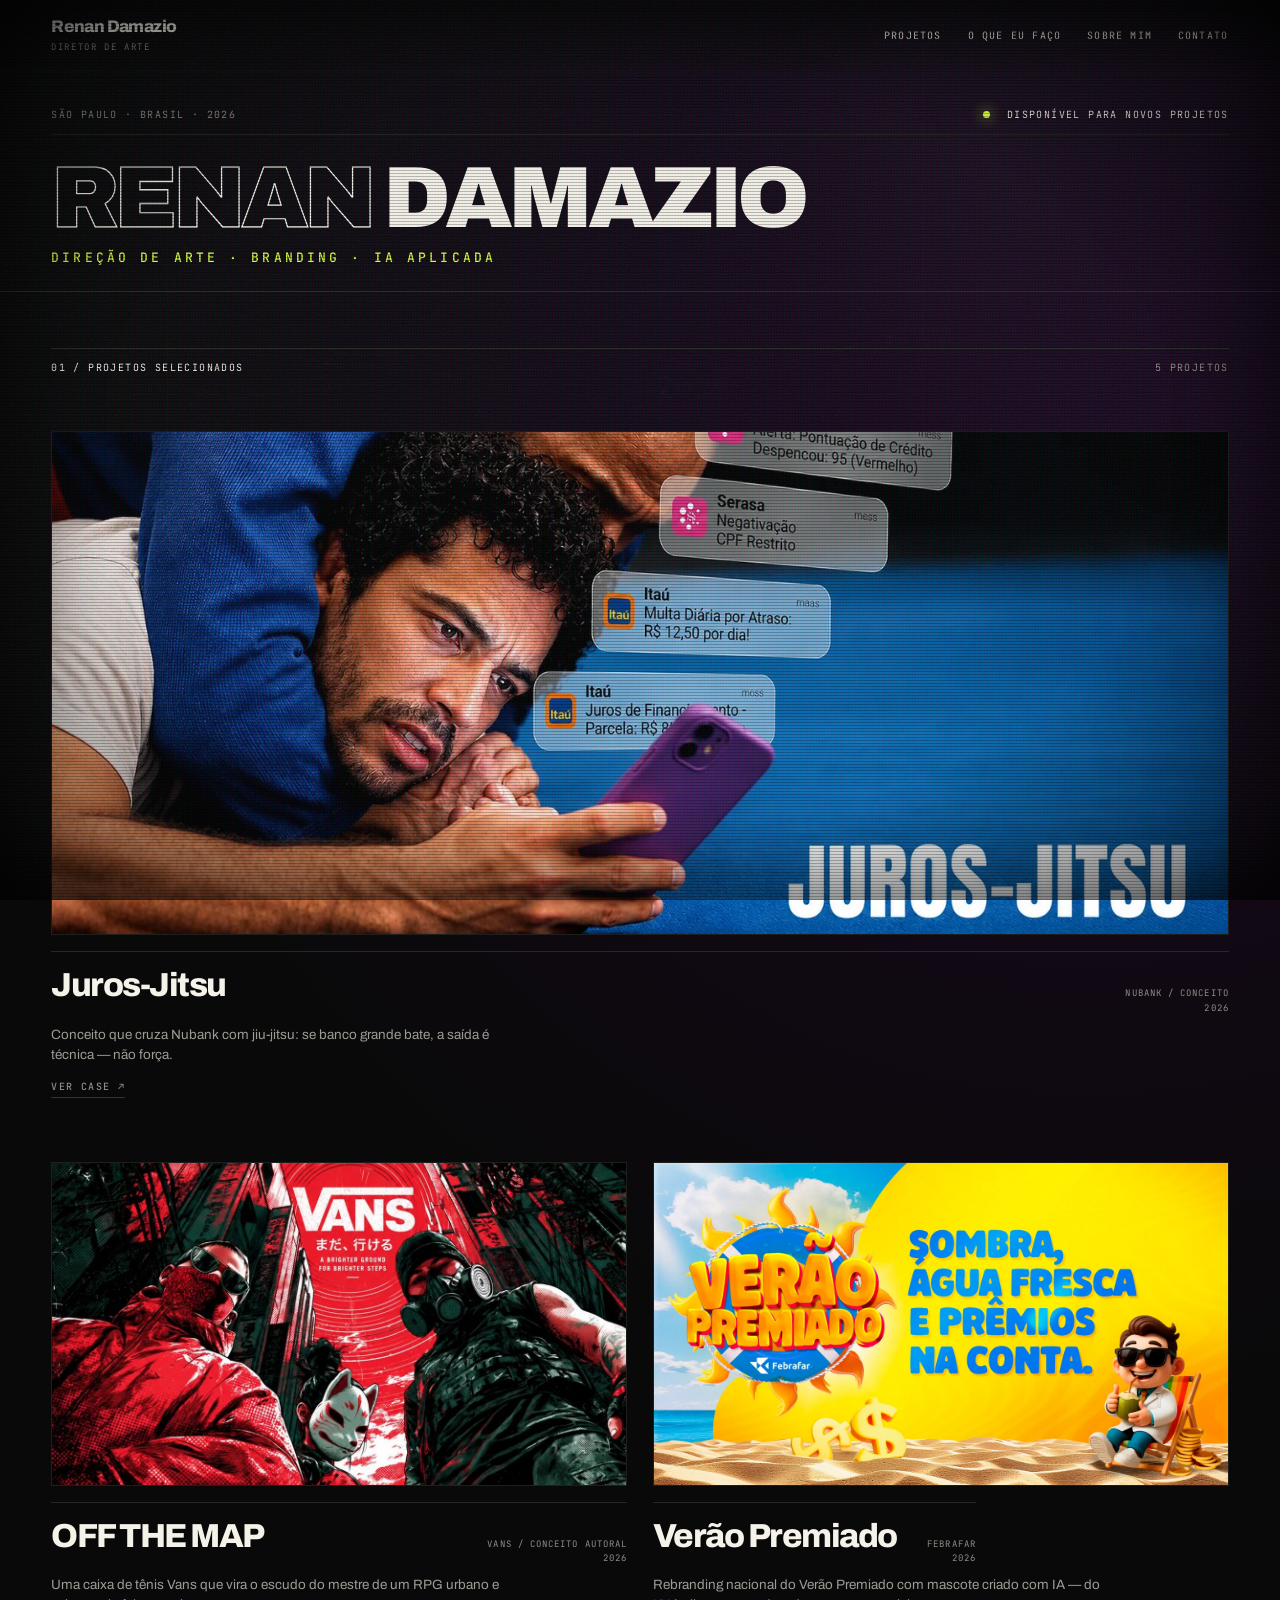
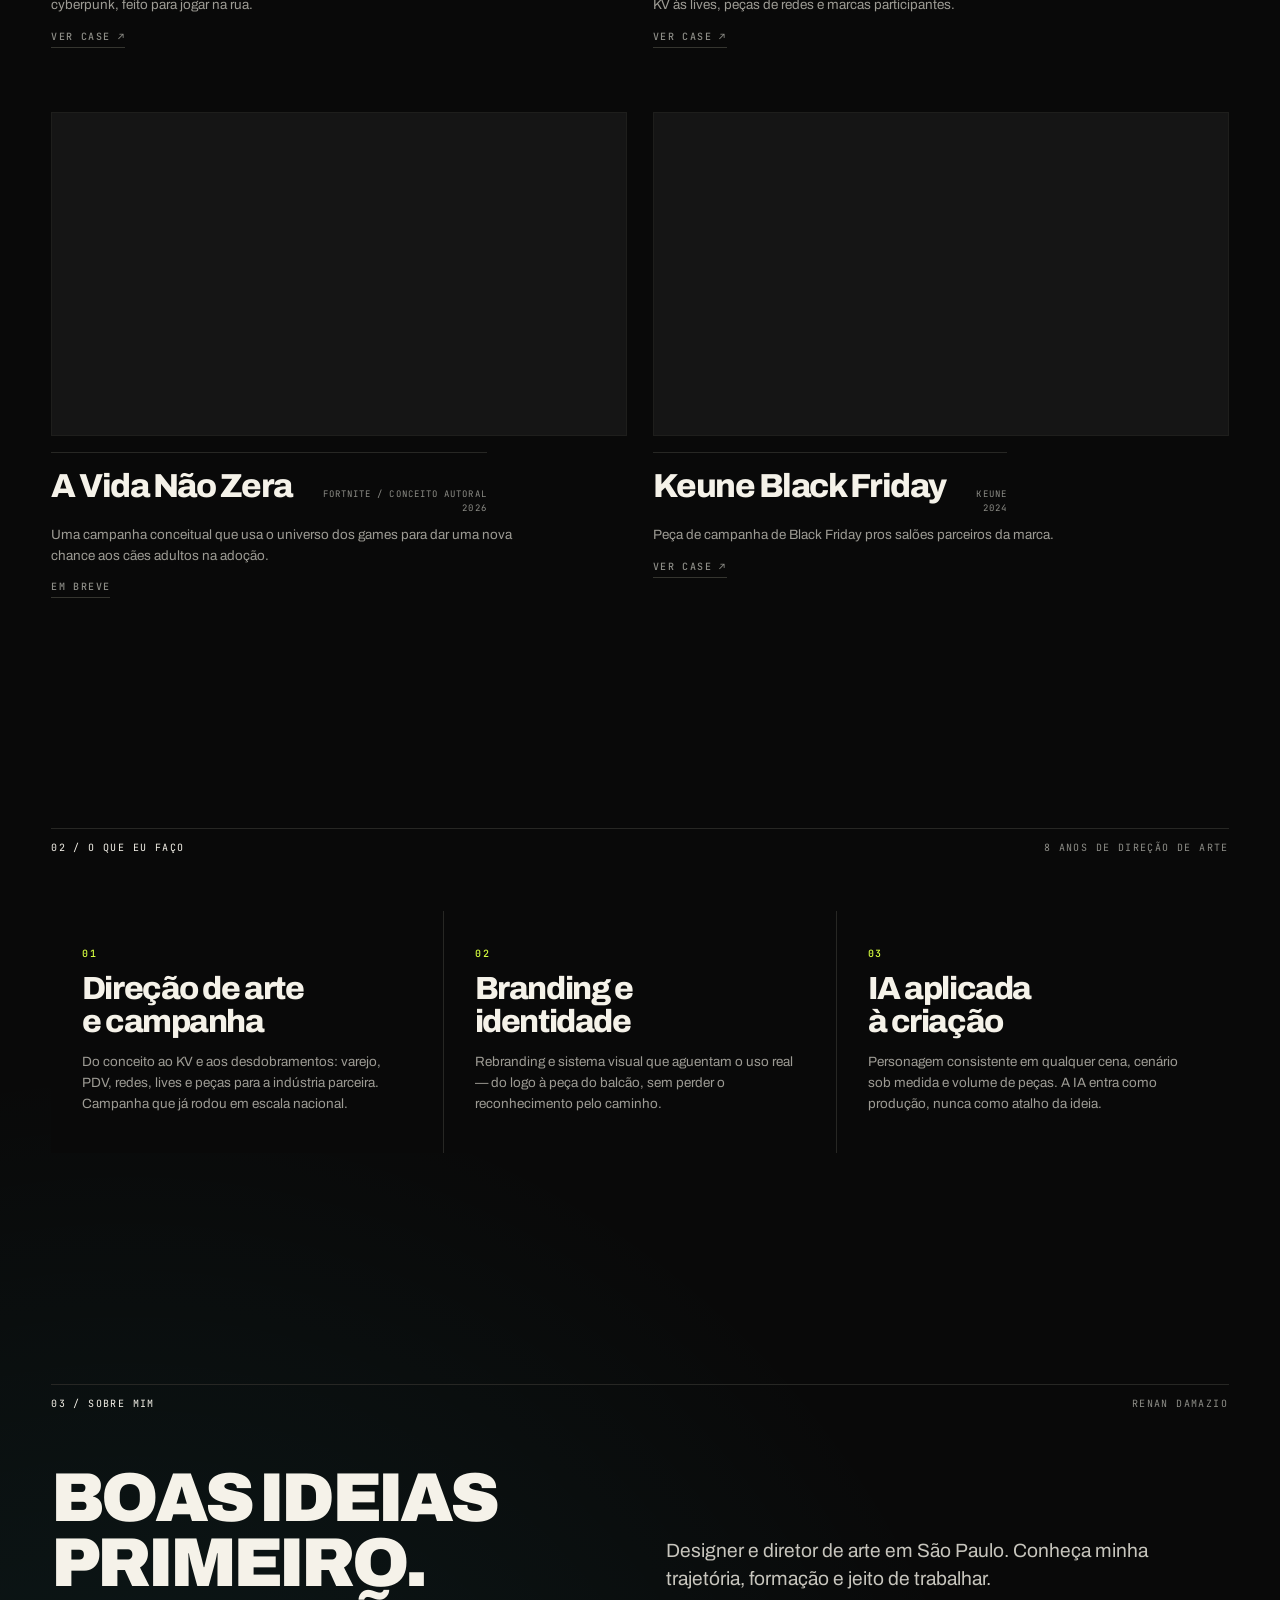
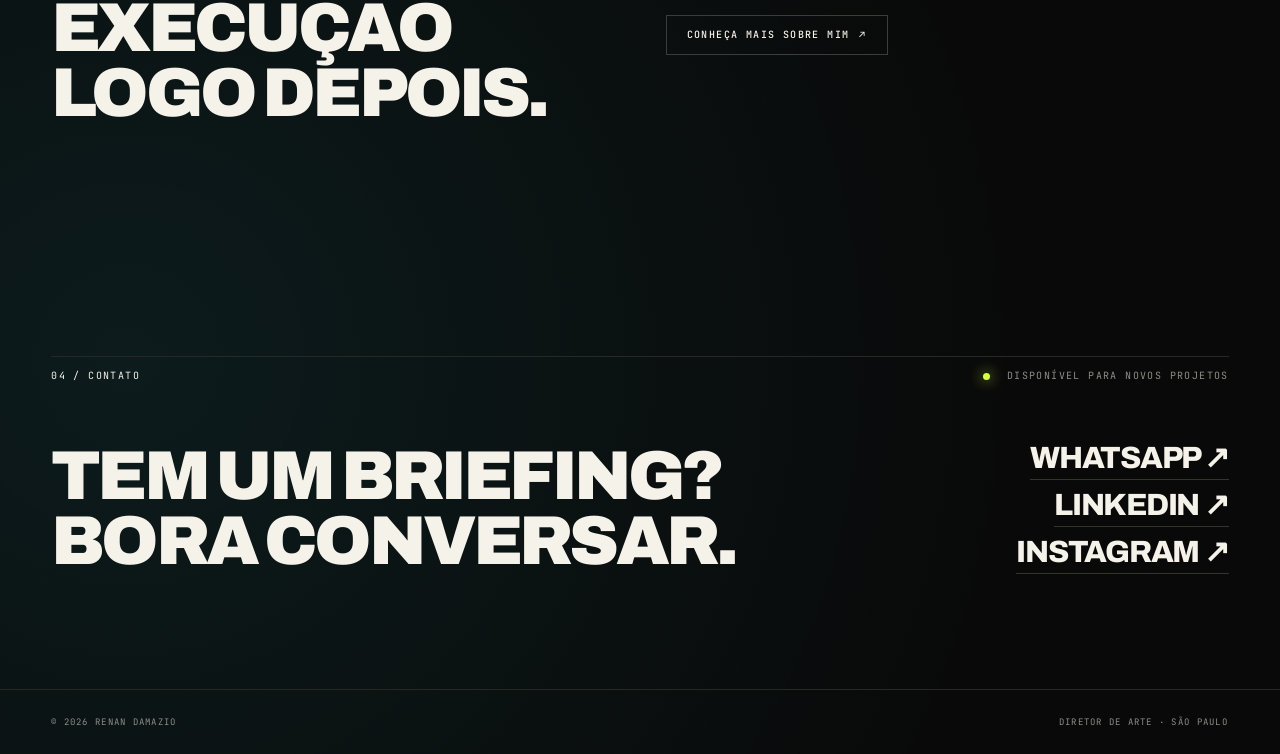
<file: index.html>
<!doctype html>
<html lang="pt-BR">
<head>
<meta charset="utf-8">
<meta name="viewport" content="width=device-width,initial-scale=1">
<meta name="description" content="Portfólio de Renan Damazio, diretor de arte e designer em São Paulo. Campanhas publicitárias, branding e IA aplicada à criação.">
<link rel="canonical" href="https://renandamazio.com.br/">
<meta property="og:type" content="website">
<meta property="og:locale" content="pt_BR">
<meta property="og:site_name" content="Renan Damazio">
<meta property="og:title" content="Renan Damazio | Direção de Arte e Design">
<meta property="og:description" content="Portfólio de Renan Damazio, diretor de arte e designer em São Paulo. Campanhas publicitárias, branding e IA aplicada à criação.">
<meta property="og:url" content="https://renandamazio.com.br/">
<meta property="og:image" content="https://renandamazio.com.br/assets/portfolio-social-v2.png">
<meta property="og:image:width" content="1200">
<meta property="og:image:height" content="630">
<meta property="og:image:type" content="image/png">
<meta property="og:image:alt" content="Portfólio de Renan Damazio: Direção de arte, Varejo/PDV e IA generativa. Peças de Keune, Verão Premiado e Vans.">
<meta name="twitter:card" content="summary_large_image">
<meta name="twitter:title" content="Renan Damazio | Direção de Arte e Design">
<meta name="twitter:description" content="Portfólio de Renan Damazio, diretor de arte e designer em São Paulo. Campanhas publicitárias, branding e IA aplicada à criação.">
<meta name="twitter:image" content="https://renandamazio.com.br/assets/portfolio-social-v2.png">
<title>Renan Damazio — Diretor de Arte</title>
<link rel="preconnect" href="https://fonts.googleapis.com">
<link rel="preconnect" href="https://fonts.gstatic.com" crossorigin>
<link href="https://fonts.googleapis.com/css2?family=Archivo:wght@400;500;600;800;900&family=JetBrains+Mono:wght@400;500&display=swap" rel="stylesheet">
<link rel="stylesheet" href="/style.css?v=2">
<link rel="stylesheet" href="/home-glitch.css?v=5">
<link rel="stylesheet" href="/crt.css?v=2">
<link rel="stylesheet" href="/glitch-words.css?v=3">
<link rel="stylesheet" href="/emoji-layout-v6.css?v=8">
<link rel="stylesheet" href="/easter-egg.css?v=2">
<link rel="stylesheet" href="/game-rank.css?v=1">
<link rel="stylesheet" href="/game-onboarding-v4.css?v=4">
<link rel="stylesheet" href="/game-audio.css?v=1">
<link rel="stylesheet" href="/special-text.css?v=1">
<link rel="stylesheet" href="/keune-case.css?v=5">
<link rel="stylesheet" href="/verao-case.css?v=10">
<link rel="stylesheet" href="/coming-project.css?v=1">
<link rel="stylesheet" href="/novo.css?v=7">
</head>
<body class="novo">

<div class="home-glitch-bg" aria-hidden="true"></div>

<header>
  <a href="#top" class="brand"><strong>Renan Damazio</strong><small>DIRETOR DE ARTE</small></a>
  <nav class="nav"><a href="#work">PROJETOS</a><a href="#faco" class="nav-extra">O QUE EU FAÇO</a><a href="/sobre/">SOBRE MIM</a><a href="#contact">CONTATO</a></nav>
</header>

<main id="top">

  <!-- HERO -->
  <section class="hero" id="inicio">

    <div class="hero-top">
      <span>SÃO PAULO · BRASIL · 2026</span>
      <span class="hero-status"><i class="dot"></i> DISPONÍVEL PARA NOVOS PROJETOS</span>
    </div>

    <div class="hero-mid">
      <h1 class="hero-nome"><span class="l1">RENAN</span> <span class="l2">DAMAZIO</span></h1>
      <p class="hero-funcao">DIREÇÃO DE ARTE &middot; BRANDING &middot; IA APLICADA</p>
    </div>
  </section>

  <!-- 01 PROJETOS -->
  <section class="section" id="work">
    <div class="section-head"><span>01 / PROJETOS SELECIONADOS</span><span class="muted">5 PROJETOS</span></div>
    <div class="projects">
      <a class="project is-destaque" href="/nubank/">
        <div class="visual"><img src="assets/thumbs/nubank.webp?v=1" width="1400" height="788" fetchpriority="high" decoding="async" alt="Juros-Jitsu"></div>
        <div class="project-info"><div class="project-title">Juros-Jitsu</div><div class="project-meta">NUBANK / CONCEITO<br>2026</div></div>
        <p class="project-desc">Conceito que cruza Nubank com jiu-jitsu: se banco grande bate, a saída é técnica — não força.</p>
        <span class="project-cta">VER CASE ↗</span>
      </a>
      <a class="project" href="/vans-rpg/">
        <div class="visual"><img src="assets/thumbs/vans.webp?v=1" width="1400" height="788" loading="lazy" decoding="async" alt="OFF THE MAP — Vans Tabletop RPG"></div>
        <div class="project-info"><div class="project-title">OFF THE MAP</div><div class="project-meta">VANS / CONCEITO AUTORAL<br>2026</div></div>
        <p class="project-desc">Uma caixa de tênis Vans que vira o escudo do mestre de um RPG urbano e cyberpunk, feito para jogar na rua.</p>
        <span class="project-cta">VER CASE ↗</span>
      </a>
      <button class="project" data-id="verao">
        <div class="visual"><img src="assets/thumbs/verao.webp?v=1" width="1400" height="788" loading="lazy" decoding="async" alt="Verão Premiado"></div>
        <div class="project-info"><div class="project-title">Verão Premiado</div><div class="project-meta">FEBRAFAR<br>2026</div></div>
        <p class="project-desc">Rebranding nacional do Verão Premiado com mascote criado com IA — do KV às lives, peças de redes e marcas participantes.</p>
        <span class="project-cta">VER CASE ↗</span>
      </button>
      <button class="project project-coming" type="button" data-id="fortnite" aria-label="A Vida Não Zera — projeto em construção">
        <div class="visual"><img src="assets/thumbs/fortnite.webp?v=1" width="1400" height="788" loading="lazy" decoding="async" alt="A Vida Não Zera — campanha autoral de adoção de cães adultos com universo visual de Fortnite"><div class="coming-overlay" aria-hidden="true"><span class="coming-label">EM CONSTRUÇÃO</span></div></div>
        <div class="project-info"><div class="project-title">A Vida Não Zera</div><div class="project-meta">FORTNITE / CONCEITO AUTORAL<br>2026</div></div>
        <p class="project-desc">Uma campanha conceitual que usa o universo dos games para dar uma nova chance aos cães adultos na adoção.</p>
        <span class="project-cta">EM BREVE</span>
      </button>
      <button class="project" data-id="keune">
        <div class="visual"><img src="assets/thumbs/keune.webp?v=1" width="1400" height="788" loading="lazy" decoding="async" alt="Keune Black Friday"></div>
        <div class="project-info"><div class="project-title">Keune Black Friday</div><div class="project-meta">KEUNE<br>2024</div></div>
        <p class="project-desc">Peça de campanha de Black Friday pros salões parceiros da marca.</p>
        <span class="project-cta">VER CASE ↗</span>
      </button>
    </div>
  </section>

  <!-- 02 O QUE EU FAÇO -->
  <section class="section faco" id="faco">
    <div class="section-head"><span>02 / O QUE EU FAÇO</span><span class="muted">8 ANOS DE DIREÇÃO DE ARTE</span></div>
    <ul class="faco-lista">
      <li class="reveal">
        <span class="faco-num">01</span>
        <h3>Direção de arte<br>e campanha</h3>
        <p>Do conceito ao KV e aos desdobramentos: varejo, PDV, redes, lives e peças para a indústria parceira. Campanha que já rodou em escala nacional.</p>
      </li>
      <li class="reveal">
        <span class="faco-num">02</span>
        <h3>Branding e<br>identidade</h3>
        <p>Rebranding e sistema visual que aguentam o uso real — do logo à peça do balcão, sem perder o reconhecimento pelo caminho.</p>
      </li>
      <li class="reveal">
        <span class="faco-num">03</span>
        <h3>IA aplicada<br>à criação</h3>
        <p>Personagem consistente em qualquer cena, cenário sob medida e volume de peças. A IA entra como produção, nunca como atalho da ideia.</p>
      </li>
    </ul>
  </section>

  <!-- 03 SOBRE -->
  <section class="section about" id="about">
    <div class="section-head"><span>03 / SOBRE MIM</span><span class="muted">RENAN DAMAZIO</span></div>
    <div class="about-teaser">
      <h2>BOAS IDEIAS PRIMEIRO.<br>EXECUÇÃO LOGO DEPOIS.</h2>
      <div>
        <p>Designer e diretor de arte em São Paulo. Conheça minha trajetória, formação e jeito de trabalhar.</p>
        <a class="btn-linha" href="/sobre/">CONHEÇA MAIS SOBRE MIM <span aria-hidden="true">↗</span></a>
      </div>
    </div>
  </section>

  <!-- 04 CONTATO -->
  <section class="section contact" id="contact">
    <div class="section-head"><span>04 / CONTATO</span><span class="muted"><i class="dot"></i> DISPONÍVEL PARA NOVOS PROJETOS</span></div>
    <div class="contact-body">
      <h2>TEM UM BRIEFING?<br>BORA CONVERSAR.</h2>
      <div class="contact-links">
        <a href="https://wa.me/5511994064761" target="_blank" rel="noopener">WHATSAPP ↗</a>
        <a href="https://www.linkedin.com/in/reenandamazio/" target="_blank" rel="noopener">LINKEDIN ↗</a>
        <a href="https://www.instagram.com/nan.damazio/" target="_blank" rel="noopener">INSTAGRAM ↗</a>
      </div>
    </div>
  </section>

</main>

<footer><span>© 2026 RENAN DAMAZIO</span><span>DIRETOR DE ARTE · SÃO PAULO</span></footer>

<div class="modal" id="modal"><div class="modal-top"><span id="modalNum">PROJETO</span><button class="close" id="close">FECHAR ×</button></div><div class="modal-content" id="modalContent"></div></div>

<script src="/site.js?v=25"></script>
<script src="/easter-egg.js?v=3"></script>
<script src="/easter-mobile-fix.js?v=2"></script>
<script src="/game-rank.js?v=3"></script>
<script src="/game-onboarding-v4.js?v=4"></script>
<script src="/game-audio.js?v=4"></script>
<script src="/home-tech.js?v=2"></script>
<script src="/glitch-words.js?v=6"></script>
<script src="/special-text.js?v=4"></script>
<script src="/coming-project.js?v=2"></script>
<script src="/crt-video.js?v=1" defer></script>
</body>
</html>
</file>
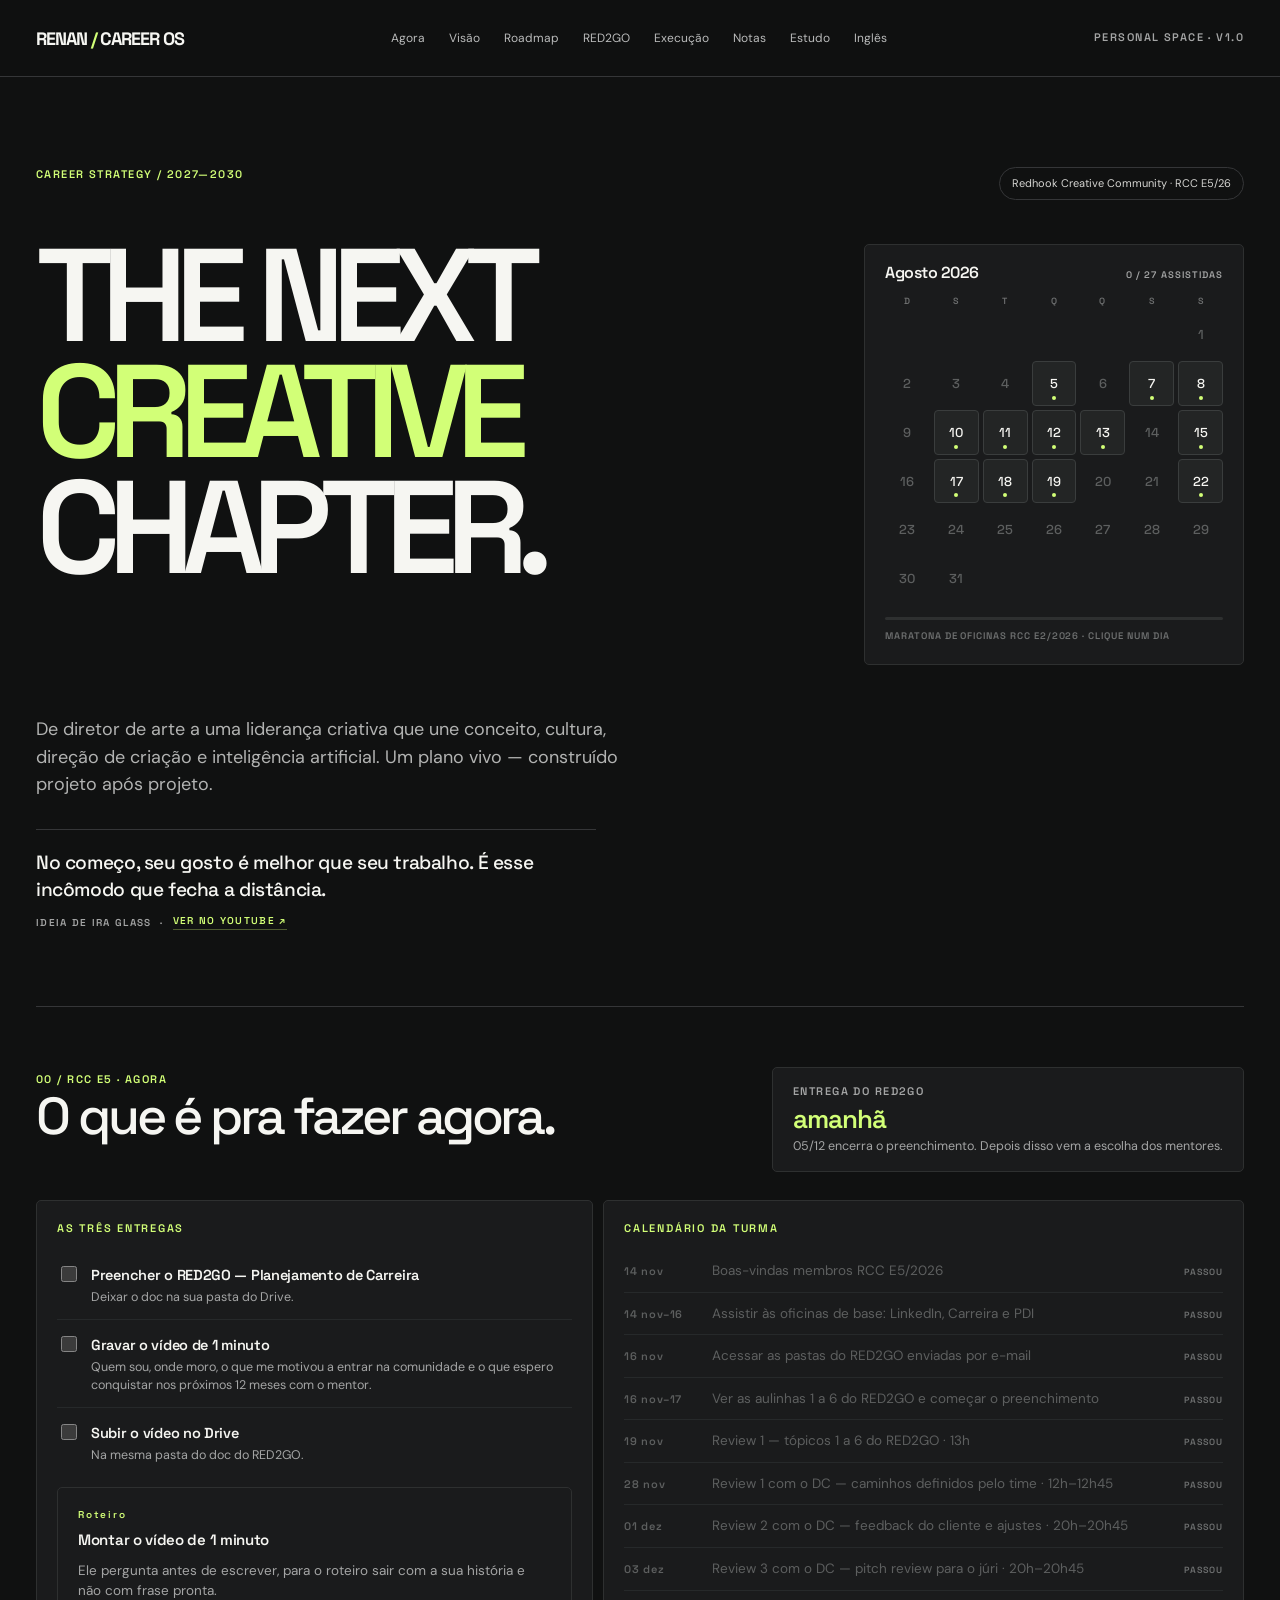
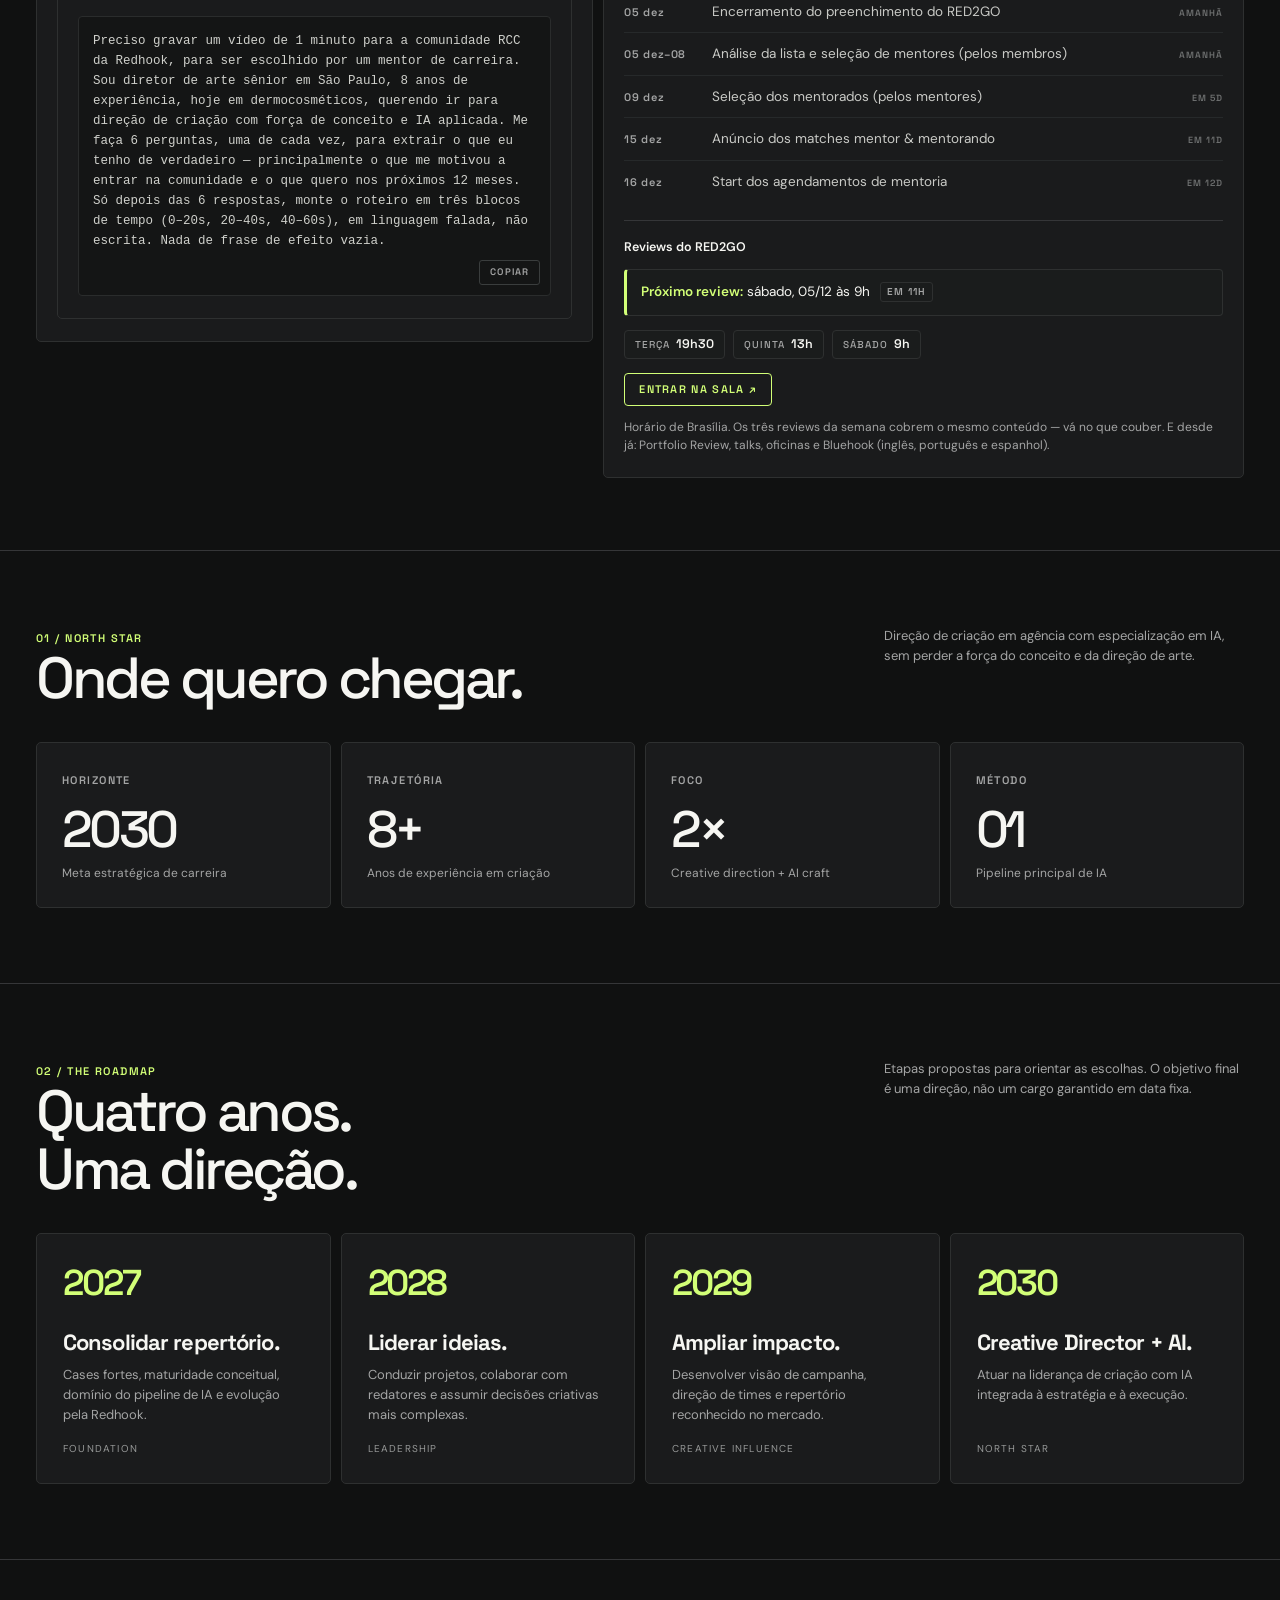
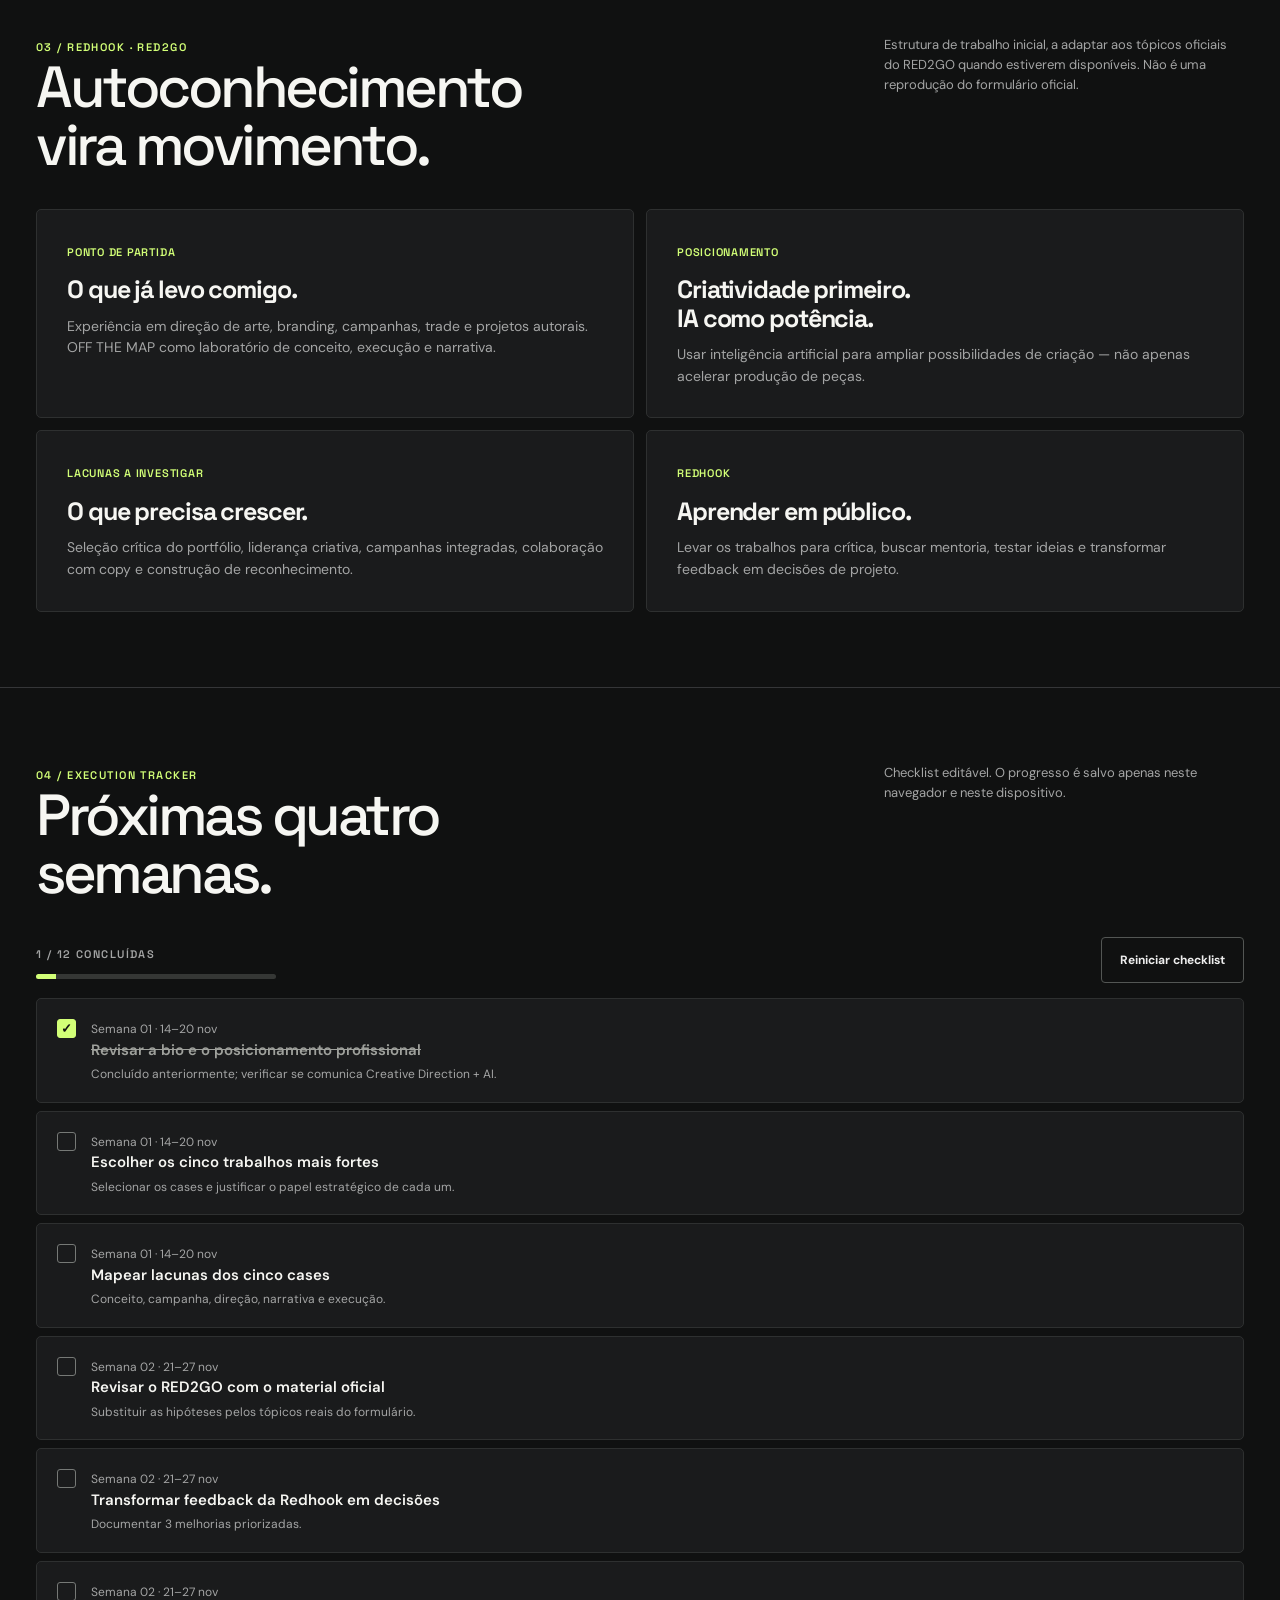
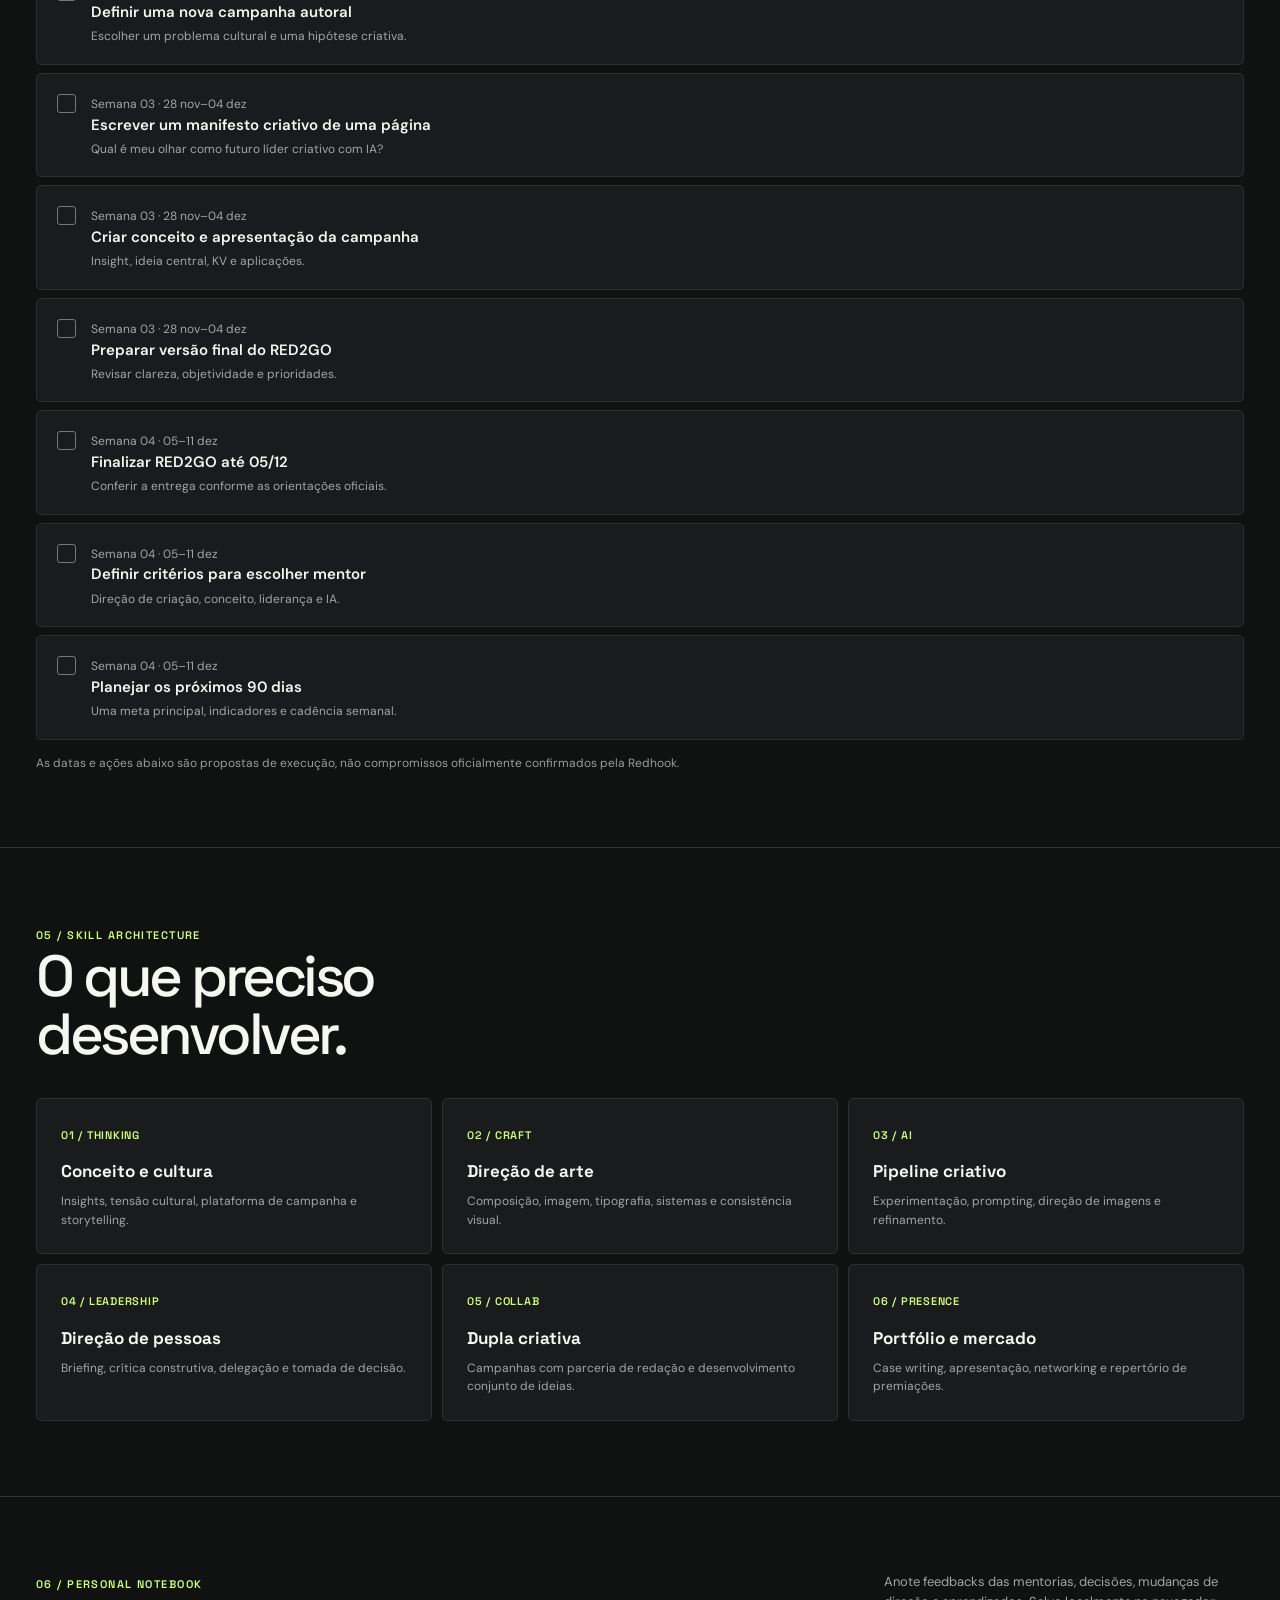
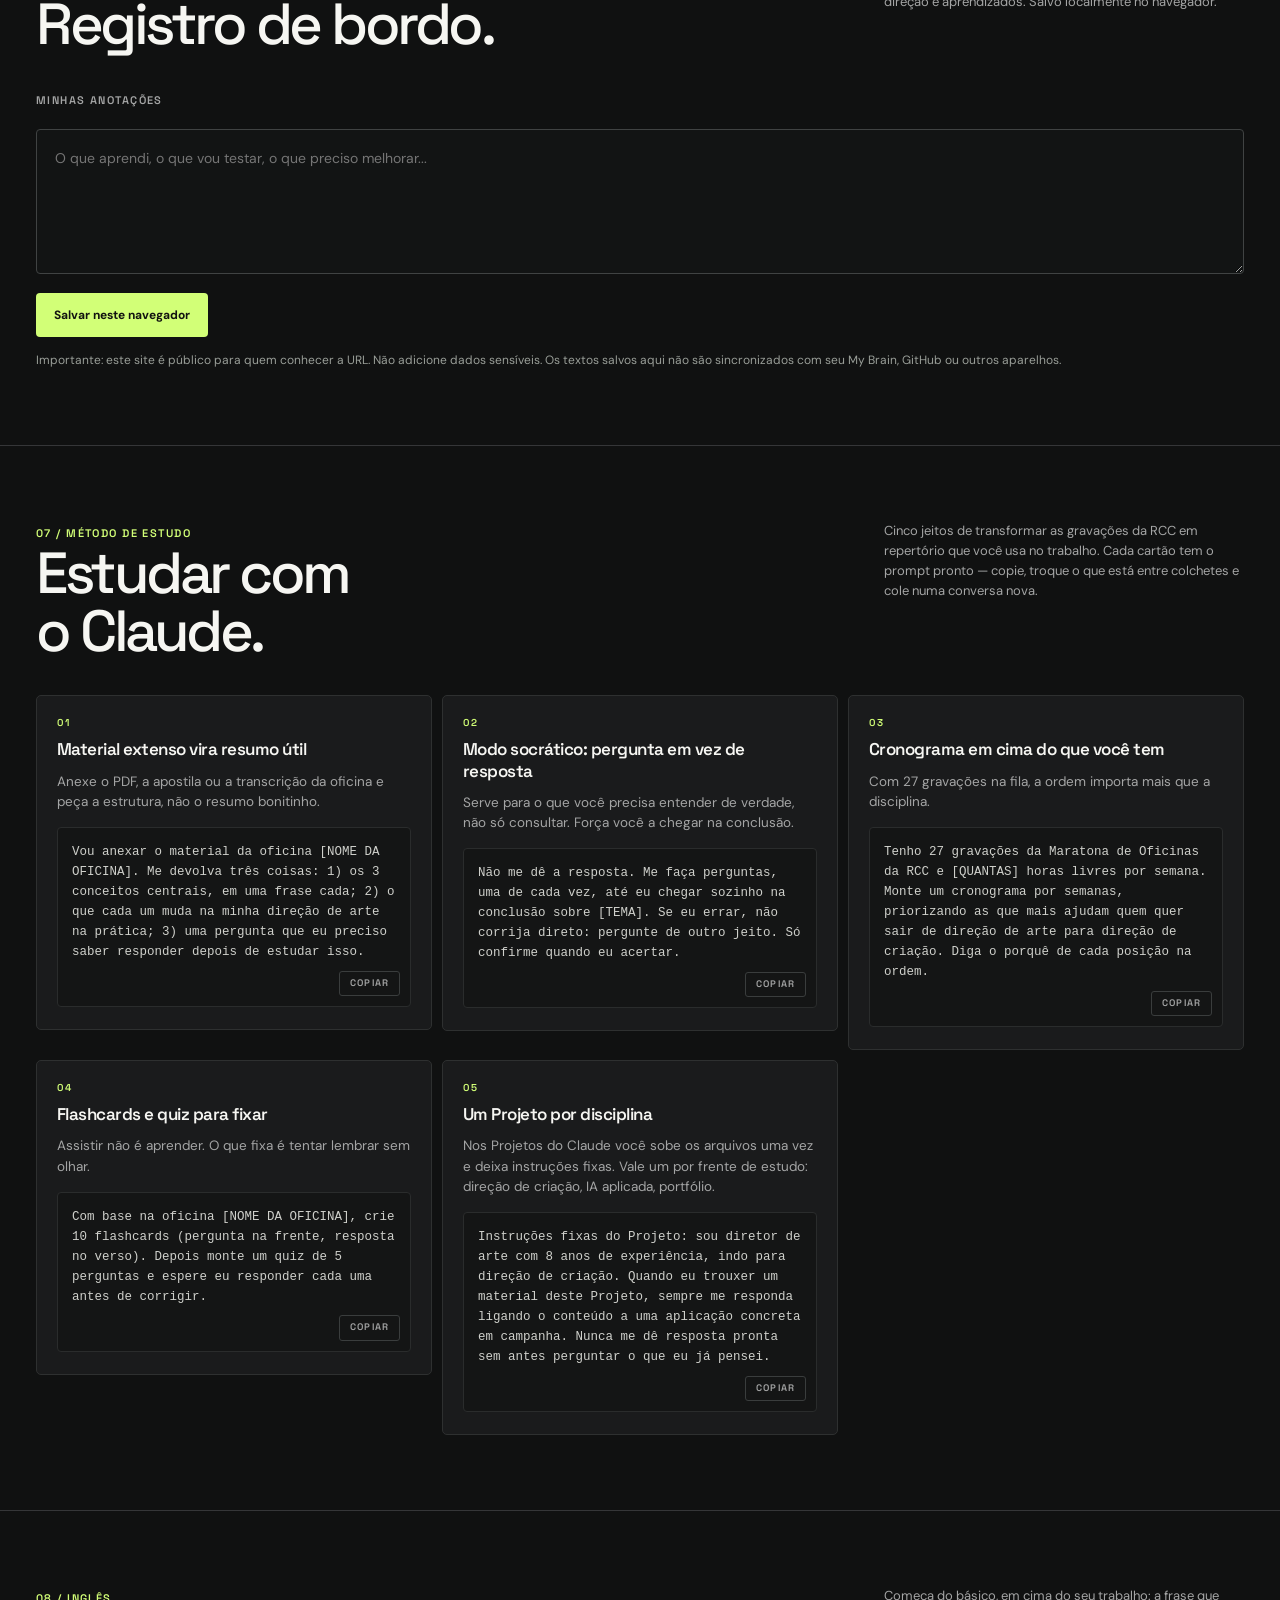
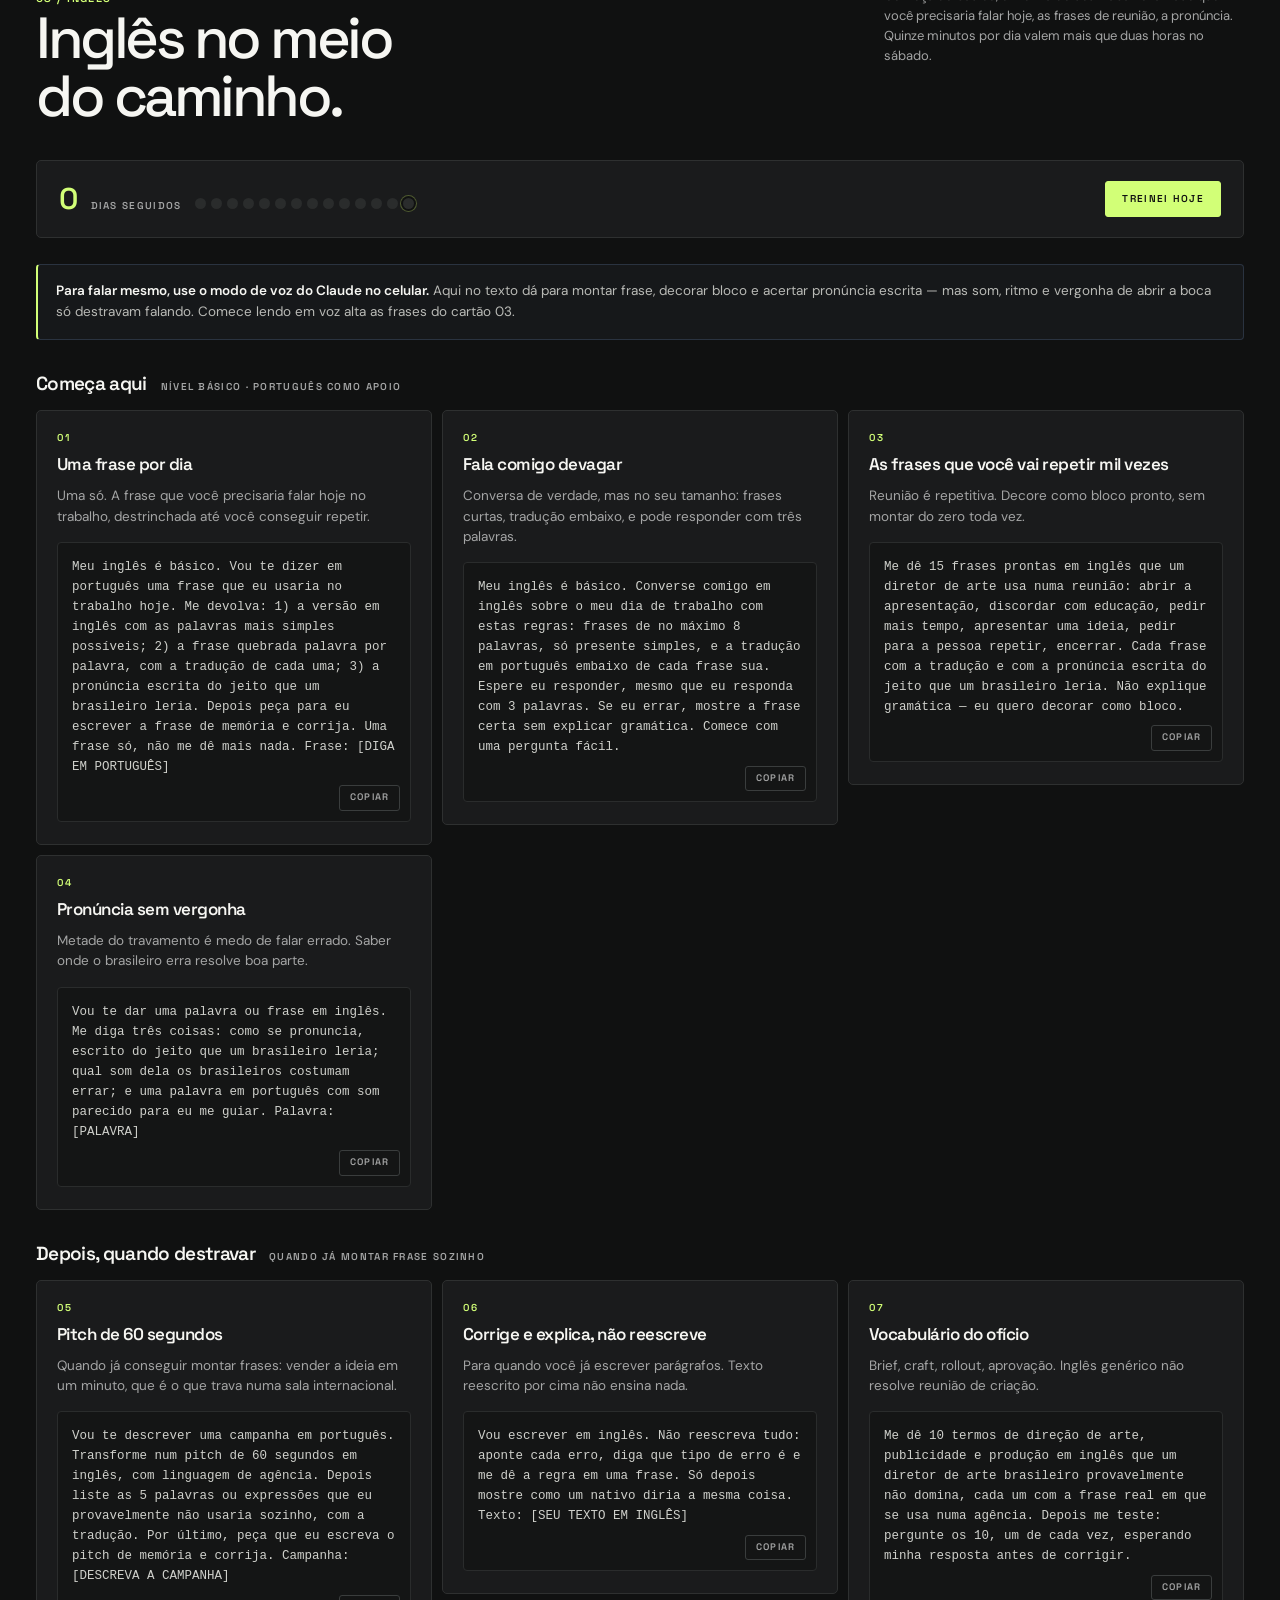
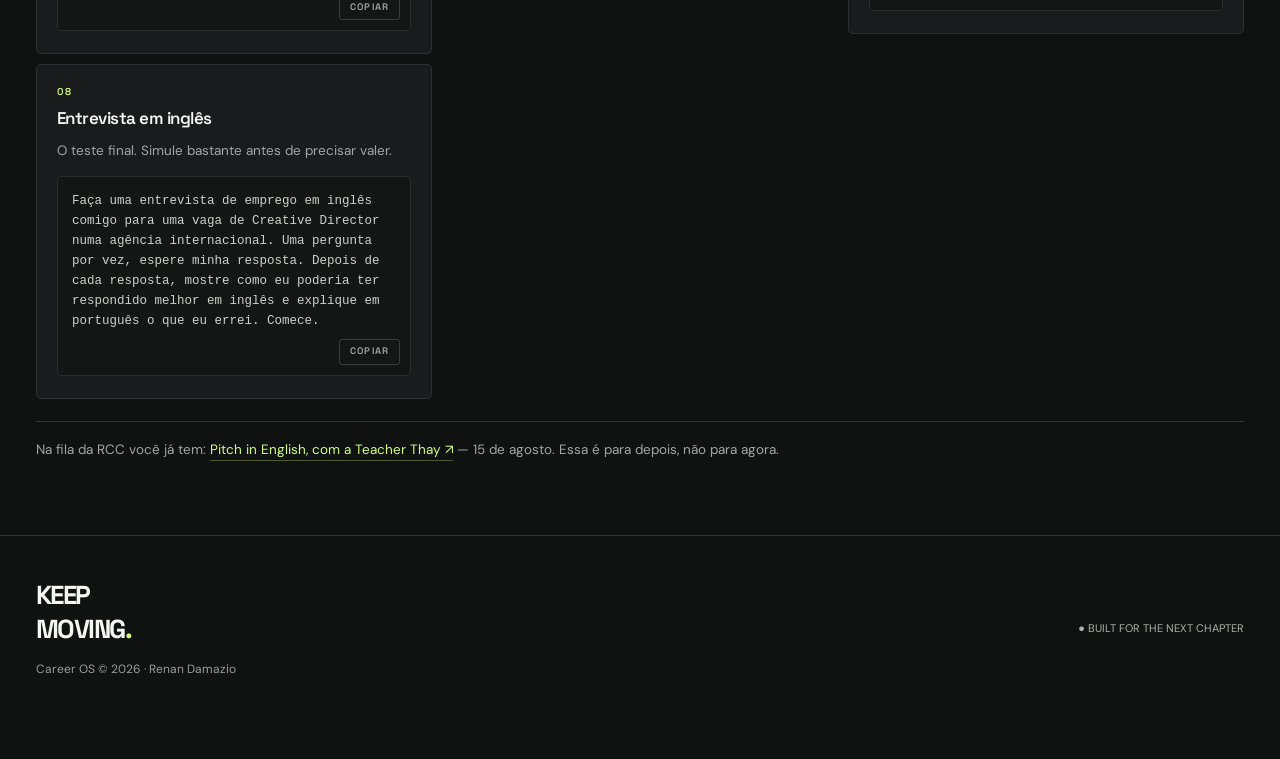
<file: carreira/index.html>
<!doctype html>
<html lang="pt-BR">
<head>
<meta charset="utf-8"><meta name="viewport" content="width=device-width,initial-scale=1">
<meta name="robots" content="noindex,nofollow,noarchive">
<meta name="theme-color" content="#101111">
<title>Career OS — Renan Damazio</title>
<meta name="description" content="Painel pessoal de planejamento de carreira e RED2GO.">
<style>
@import url('https://fonts.googleapis.com/css2?family=DM+Sans:wght@400;500;600;700&family=Space+Grotesk:wght@400;500;600;700&display=swap');
:root{color-scheme:dark;--bg:#101111;--panel:#1a1b1c;--line:#353638;--sub:#a4a5a5;--lime:#d2ff77;--white:#f6f6f2}
*{box-sizing:border-box}html{scroll-behavior:smooth}body{margin:0;background:var(--bg);color:var(--white);font:15px/1.55 'DM Sans',sans-serif}a{color:inherit;text-decoration:none}button{font:inherit;cursor:pointer} .wrap{max-width:1320px;padding:0 36px;margin:auto}.eyebrow,.micro{font:600 11px/1.4 'Space Grotesk',sans-serif;letter-spacing:.13em;text-transform:uppercase} .muted{color:var(--sub)} .accent{color:var(--lime)}
header{border-bottom:1px solid var(--line);position:sticky;top:0;background:#101111f2;backdrop-filter:blur(16px);z-index:5}.head{min-height:76px;display:flex;align-items:center;justify-content:space-between;gap:20px}.brand{font:700 18px 'Space Grotesk',sans-serif;letter-spacing:-.06em}.brand span{color:var(--lime)}nav{display:flex;gap:24px;color:#babbbb;font-size:12px}nav a:hover{color:var(--lime)}
.hero{padding:90px 0 76px;border-bottom:1px solid var(--line)}.hero-top{display:flex;justify-content:space-between;gap:15px}.pill{border:1px solid var(--line);border-radius:30px;padding:7px 12px;font-size:11px;color:#d5d5d2}h1,h2,h3,p{margin:0}h1,h2,h3{font-family:'Space Grotesk',sans-serif}h1{font-size:clamp(62px,10.3vw,150px);line-height:.88;letter-spacing:-.095em;margin:37px 0 35px;max-width:1160px;font-weight:600}h1 em{font-style:normal;color:var(--lime)}.hero-bottom{display:flex;justify-content:space-between;align-items:end;gap:32px}.intro{color:#b2b3b2;max-width:590px;font-size:18px}.arrow{font-size:60px;line-height:1;color:var(--lime)}
section{padding:75px 0;border-bottom:1px solid var(--line)}.section-head{display:flex;justify-content:space-between;align-items:start;gap:22px;margin-bottom:35px}h2{font-size:clamp(32px,5vw,58px);line-height:1;letter-spacing:-.06em;font-weight:500}.section-note{max-width:360px;font-size:13px;color:var(--sub)}.stats{display:grid;grid-template-columns:repeat(4,1fr);gap:10px}.stat,.panel,.year,.task,.skill{background:var(--panel);border:1px solid #2e3030;border-radius:5px}.stat{padding:25px}.stat .num{font:500 clamp(32px,4vw,56px)/1 'Space Grotesk';letter-spacing:-.07em;margin:13px 0 8px}.stat .label{font-size:12px;color:var(--sub)}
.timeline{display:grid;grid-template-columns:repeat(4,1fr);gap:10px}.year{padding:26px;min-height:245px;display:flex;flex-direction:column}.year strong{font:600 36px 'Space Grotesk';letter-spacing:-.06em;color:var(--lime)}.year h3{font-size:22px;letter-spacing:-.04em;line-height:1.1;margin:24px 0 10px}.year p{font-size:13px;color:var(--sub)}.year .stage{margin-top:auto;padding-top:16px;font-size:10px;color:#979998;letter-spacing:.12em;text-transform:uppercase}
.grid2{display:grid;grid-template-columns:1fr 1fr;gap:12px}.panel{padding:30px}.panel h3{font-size:25px;line-height:1.14;letter-spacing:-.045em;margin:12px 0}.panel p{color:var(--sub);font-size:14px}.badge{display:inline-block;color:var(--lime);font:600 11px 'Space Grotesk';letter-spacing:.07em}
.toolbar{display:flex;justify-content:space-between;gap:16px;align-items:center;margin-bottom:15px}.bar{height:5px;border-radius:8px;background:#353735;overflow:hidden;margin-top:9px}.bar-fill{height:100%;width:0;background:var(--lime);transition:width .25s}.tasks{display:grid;gap:8px}.task{padding:18px 20px;display:flex;align-items:flex-start;gap:15px;cursor:pointer;transition:border-color .2s}.task:hover{border-color:#72766a}.task input{appearance:none;width:19px;height:19px;flex:none;border:1px solid #767976;border-radius:3px;margin:2px 0 0;cursor:pointer}.task input:checked{background:var(--lime);border-color:var(--lime)}.task input:checked:after{content:"✓";color:#111;font-weight:900;display:block;text-align:center;line-height:17px}.task strong{display:block;font-size:15px;font-weight:600}.task small{display:block;color:var(--sub);font-size:12px;margin-top:3px}.task:has(input:checked) strong{text-decoration:line-through;color:#9fa19c}
.skills{display:grid;grid-template-columns:repeat(3,1fr);gap:10px}.skill{padding:24px}.skill h3{font-size:17px;margin:12px 0 8px}.skill p{font-size:12px;color:var(--sub)}
button{background:var(--lime);color:#121310;border:0;border-radius:4px;padding:13px 18px;font-weight:700;font-size:12px}button.secondary{background:none;color:#eee;border:1px solid #535654}button:hover{filter:brightness(.9)}textarea{width:100%;min-height:145px;resize:vertical;background:#121414;border:1px solid #404343;color:var(--white);padding:18px;border-radius:4px;font:14px/1.5 'DM Sans';margin:17px 0 12px}.notice{color:#999e98;font-size:12px;margin-top:14px}.footer{padding:42px 0 80px;display:flex;justify-content:space-between;gap:20px}.footer .brand{font-size:26px} .chip{display:inline-flex;gap:7px;align-items:center;color:#aeb2aa;font-size:11px}
@media(max-width:850px){nav{display:none}.stats,.timeline{grid-template-columns:1fr 1fr}.skills{grid-template-columns:1fr 1fr}.grid2{grid-template-columns:1fr}.hero{padding:64px 0}.year{min-height:230px}}@media(max-width:540px){.wrap{padding:0 20px}.head{min-height:62px}.hero{padding:48px 0 54px}.hero-top,.hero-bottom,.section-head,.footer{flex-direction:column;align-items:start}.hero-top{gap:12px}h1{font-size:clamp(55px,14vw,85px);margin:35px 0}.intro{font-size:15px}.arrow{display:none}section{padding:50px 0}.stats,.timeline,.skills{grid-template-columns:1fr}.stat{padding:19px}.timeline{gap:8px}.year{min-height:185px}.year h3{margin:14px 0 8px}.section-head{gap:12px}.panel{padding:22px}.toolbar{align-items:start;flex-direction:column}}

/* 07 — Oficinas RCC */
#oficinas .ofi-topo{display:flex;justify-content:space-between;align-items:center;gap:20px;flex-wrap:wrap;margin-bottom:26px}
.ofi-progresso{display:flex;align-items:center;gap:14px;flex:1;min-width:260px}
.ofi-progresso span{font:600 11px/1 'Space Grotesk',sans-serif;letter-spacing:.13em;text-transform:uppercase;white-space:nowrap;color:var(--sub)}
.ofi-barra{flex:1;height:3px;background:#2e3030;border-radius:2px;overflow:hidden}
.ofi-barra i{display:block;height:100%;width:0;background:var(--lime);transition:width .45s cubic-bezier(.19,1,.22,1)}
.ofi-filtro{display:flex;align-items:center;gap:9px;font-size:13px;color:var(--sub);cursor:pointer;user-select:none}
.ofi-filtro input{accent-color:var(--lime);width:15px;height:15px;cursor:pointer}
.ofi-dias{display:grid;grid-template-columns:repeat(auto-fill,minmax(330px,1fr));gap:10px;align-items:start}
.ofi-dia{background:var(--panel);border:1px solid #2e3030;border-radius:5px;padding:20px 20px 12px}
.ofi-dia.vazio{display:none}
.ofi-cab{display:flex;align-items:baseline;gap:10px;border-bottom:1px solid var(--line);padding-bottom:13px;margin-bottom:6px}
.ofi-num{font:600 30px/1 'Space Grotesk',sans-serif;letter-spacing:-.06em;color:var(--white)}
.ofi-mes{font:600 10px/1 'Space Grotesk',sans-serif;letter-spacing:.14em;text-transform:uppercase;color:var(--sub)}
.ofi-sem{margin-left:auto;font:600 10px/1 'Space Grotesk',sans-serif;letter-spacing:.14em;text-transform:uppercase;color:var(--sub)}
.ofi-item{display:flex;gap:11px;padding:13px 0;border-bottom:1px solid #26292a}
.ofi-dia .ofi-item:last-child{border-bottom:0}
.ofi-item.oculta{display:none}
.ofi-item input{accent-color:var(--lime);width:16px;height:16px;margin-top:3px;flex:none;cursor:pointer}
.ofi-corpo{min-width:0;flex:1}
.ofi-hora{font:600 10px/1.4 'Space Grotesk',sans-serif;letter-spacing:.11em;text-transform:uppercase;color:var(--sub)}
.ofi-es{color:#101111;background:var(--sub);border-radius:2px;padding:1px 4px;margin-left:6px;font-size:9px;letter-spacing:.08em}
.ofi-item h3{font:600 15px/1.3 'Space Grotesk',sans-serif;letter-spacing:-.02em;margin:5px 0 3px}
.ofi-item.feita h3{color:var(--sub);text-decoration:line-through;text-decoration-color:#4a4d4d}
.ofi-com{font-size:12.5px;color:var(--sub);line-height:1.4}
.ofi-ver{display:inline-block;margin-top:7px;font:600 10px/1 'Space Grotesk',sans-serif;letter-spacing:.12em;text-transform:uppercase;color:var(--lime);border-bottom:1px solid #4e5a30;padding-bottom:3px}
.ofi-ver:hover{border-color:var(--lime)}
.ofi-nada{color:var(--sub);font-size:14px;padding:18px 0}
@media (max-width:640px){.ofi-dias{grid-template-columns:1fr}}

/* Hero: texto rotativo + calendario */
.hero-bottom{display:grid;grid-template-columns:minmax(0,1fr) minmax(300px,380px);gap:clamp(24px,4vw,64px);align-items:end}
.hero-esq{min-width:0}
.pensamento{margin:30px 0 0;padding:20px 0 0;border-top:1px solid var(--line);max-width:560px}
.pensamento p{font:500 clamp(16px,1.5vw,21px)/1.4 'Space Grotesk',sans-serif;letter-spacing:-.02em;color:var(--white);
  min-height:2.8em;opacity:0;transform:translateY(8px);transition:opacity .5s,transform .5s cubic-bezier(.19,1,.22,1)}
.pensamento p.on{opacity:1;transform:none}
.pensamento footer{display:flex;align-items:center;gap:9px;flex-wrap:wrap;margin-top:12px;
  font:600 10px/1 'Space Grotesk',sans-serif;letter-spacing:.13em;text-transform:uppercase;color:var(--sub)}
.pensamento cite{font-style:normal}
.pensamento a{color:var(--lime);border-bottom:1px solid #4e5a30;padding-bottom:3px}
.pensamento a:hover{border-color:var(--lime)}

/* calendario */
.cal{background:var(--panel);border:1px solid #2e3030;border-radius:5px;padding:20px;min-width:0}
.cal-cab{display:flex;justify-content:space-between;align-items:baseline;gap:12px;margin-bottom:16px}
.cal-mes{font:600 16px/1 'Space Grotesk',sans-serif;letter-spacing:-.03em}
.cal-sub{font:600 9.5px/1 'Space Grotesk',sans-serif;letter-spacing:.11em;text-transform:uppercase;color:var(--sub);white-space:nowrap}
.cal-sem,.cal-grade{display:grid;grid-template-columns:repeat(7,minmax(0,1fr));gap:4px}
.cal-sem{margin-bottom:6px}
.cal-sem span{text-align:center;font:600 9px/1 'Space Grotesk',sans-serif;letter-spacing:.1em;color:#6e7070}
.cal-dia{position:relative;aspect-ratio:1;display:flex;align-items:center;justify-content:center;border-radius:4px;
  font:500 13px/1 'Space Grotesk',sans-serif;color:#5d5f5f;background:transparent;border:1px solid transparent}
.cal-dia.tem{color:var(--white);background:#232525;border-color:#3a3d3d;cursor:pointer;transition:.2s}
.cal-dia.tem:hover,.cal-dia.tem:focus-visible{background:var(--lime);color:#101111;border-color:var(--lime);outline:none;transform:translateY(-2px)}
.cal-dia.tem::after{content:"";position:absolute;bottom:5px;left:50%;transform:translateX(-50%);
  width:4px;height:4px;border-radius:50%;background:var(--lime)}
.cal-dia.tem:hover::after,.cal-dia.tem:focus-visible::after{background:#101111}
.cal-dia.feito{background:#1b2416;border-color:#38491f}
.cal-dia.feito::after{background:#5d7030}
.cal-barra{height:3px;background:#2e3030;border-radius:2px;overflow:hidden;margin:16px 0 10px}
.cal-barra i{display:block;height:100%;width:0;background:var(--lime);transition:width .45s cubic-bezier(.19,1,.22,1)}
.cal-pe{font:600 9.5px/1.4 'Space Grotesk',sans-serif;letter-spacing:.1em;text-transform:uppercase;color:#6e7070}

/* pop-up do dia */
.dia-pop{width:min(560px,92vw);max-height:84vh;padding:0;border:1px solid var(--line);border-radius:6px;
  background:var(--panel);color:var(--white);overflow:hidden}
.dia-pop::backdrop{background:rgba(5,6,6,.82);backdrop-filter:blur(3px)}
.pop-topo{display:flex;justify-content:space-between;align-items:center;gap:16px;padding:20px 22px;border-bottom:1px solid var(--line)}
.pop-data{font:600 22px/1 'Space Grotesk',sans-serif;letter-spacing:-.04em}
.pop-sem{margin-left:10px;font:600 10px/1 'Space Grotesk',sans-serif;letter-spacing:.13em;text-transform:uppercase;color:var(--sub)}
#pop-fecha{background:none;border:0;color:var(--sub);font:600 10px/1 'Space Grotesk',sans-serif;letter-spacing:.13em;text-transform:uppercase;padding:6px}
#pop-fecha:hover{color:var(--lime)}
.pop-corpo{padding:6px 22px 22px;overflow-y:auto;max-height:calc(84vh - 70px)}
.pop-item{display:flex;gap:12px;padding:16px 0;border-bottom:1px solid #26292a}
.pop-item:last-child{border-bottom:0}
.pop-item input{accent-color:var(--lime);width:16px;height:16px;margin-top:3px;flex:none;cursor:pointer}
.pop-item h3{font:600 15px/1.3 'Space Grotesk',sans-serif;letter-spacing:-.02em;margin:5px 0 3px}
.pop-item.feita h3{color:var(--sub);text-decoration:line-through;text-decoration-color:#4a4d4d}
.pop-hora{font:600 10px/1.4 'Space Grotesk',sans-serif;letter-spacing:.11em;text-transform:uppercase;color:var(--sub)}
.pop-es{color:#101111;background:var(--sub);border-radius:2px;padding:1px 4px;margin-left:6px;font-size:9px}
.pop-com{font-size:12.5px;color:var(--sub);line-height:1.4}
.pop-ver{display:inline-block;margin-top:7px;font:600 10px/1 'Space Grotesk',sans-serif;letter-spacing:.12em;
  text-transform:uppercase;color:var(--lime);border-bottom:1px solid #4e5a30;padding-bottom:3px}
.pop-ver:hover{border-color:var(--lime)}

@media (max-width:900px){
  .hero-bottom{grid-template-columns:minmax(0,1fr);align-items:start}
  
.hero-dir{min-width:0}
.hero-dir{order:-1;width:100%;min-width:0}
  .hero-esq{min-width:0}
  .cal{max-width:100%}
  .pensamento{margin-top:24px}
}

/* calendario ao lado do titulo */
.hero-meio{display:grid;grid-template-columns:minmax(0,1fr) minmax(300px,380px);gap:clamp(24px,4vw,64px);align-items:start}
.hero-meio h1{margin:37px 0 0}
.hero-meio .hero-dir{margin-top:44px}
.hero-bottom{display:block;margin-top:clamp(28px,4vw,52px)}
@media (max-width:900px){
  .hero-meio{grid-template-columns:minmax(0,1fr)}
  .hero-meio h1{margin-bottom:28px}
  .hero-meio .hero-dir{margin-top:0;order:0}
  .hero-bottom{margin-top:24px}
}

/* 07 — Estudar com o Claude */
.estudo{display:grid;grid-template-columns:repeat(auto-fill,minmax(330px,1fr));gap:10px;align-items:start}
.met{background:var(--panel);border:1px solid #2e3030;border-radius:5px;padding:22px 20px;display:flex;flex-direction:column;gap:11px}
.met-num{font:600 10px/1 'Space Grotesk',sans-serif;letter-spacing:.18em;color:var(--lime)}
.met h3{font:600 17px/1.25 'Space Grotesk',sans-serif;letter-spacing:-.03em;margin:0}
.met p{margin:0;font-size:13.5px;line-height:1.5;color:var(--sub)}
.met-prompt{position:relative;margin-top:4px;background:#141515;border:1px solid #2a2c2c;border-radius:4px;padding:14px 14px 44px}
.met-prompt code{display:block;font:400 12.5px/1.6 ui-monospace,'Cascadia Mono',Consolas,monospace;color:#cfd0cb;white-space:pre-wrap;word-break:break-word}
.met-copiar{position:absolute;right:10px;bottom:10px;background:none;border:1px solid #3a3d3d;border-radius:3px;
  color:var(--sub);font:600 9.5px/1 'Space Grotesk',sans-serif;letter-spacing:.12em;text-transform:uppercase;padding:7px 10px;transition:.2s}
.met-copiar:hover{border-color:var(--lime);color:var(--lime)}
.met-copiar.ok{border-color:var(--lime);color:#101111;background:var(--lime)}
@media (max-width:640px){.estudo{grid-template-columns:1fr}}

/* 08 — Ingles */
.ing-topo{display:flex;justify-content:space-between;align-items:center;gap:20px;flex-wrap:wrap;
  background:var(--panel);border:1px solid #2e3030;border-radius:5px;padding:20px 22px;margin-bottom:26px}
.ing-esq{display:flex;align-items:baseline;gap:14px;flex-wrap:wrap}
.ing-conta{font:600 30px/1 'Space Grotesk',sans-serif;letter-spacing:-.05em;color:var(--lime)}
.ing-rot{font:600 10px/1.5 'Space Grotesk',sans-serif;letter-spacing:.13em;text-transform:uppercase;color:var(--sub)}
.ing-dots{display:flex;gap:5px}
.ing-dots i{width:11px;height:11px;border-radius:50%;background:#2a2c2c;display:block}
.ing-dots i.on{background:var(--lime)}
.ing-dots i.hoje{box-shadow:0 0 0 2px #101111,0 0 0 3px #4e5a30}
#ing-btn{background:var(--lime);color:#101111;border:1px solid var(--lime);border-radius:3px;
  font:600 10px/1 'Space Grotesk',sans-serif;letter-spacing:.13em;text-transform:uppercase;padding:12px 16px;transition:.2s}
#ing-btn:hover{background:transparent;color:var(--lime)}
#ing-btn[data-feito]{background:transparent;color:var(--sub);border-color:#3a3d3d}
.ing-oficina{display:block;margin-top:22px;padding-top:18px;border-top:1px solid var(--line);
  font-size:13.5px;color:var(--sub);line-height:1.5}
.ing-oficina a{color:var(--lime);border-bottom:1px solid #4e5a30;padding-bottom:2px}
.ing-oficina a:hover{border-color:var(--lime)}

.ing-faixa{display:flex;align-items:baseline;gap:14px;margin:34px 0 16px;flex-wrap:wrap}
.ing-faixa h3{font:600 19px/1 'Space Grotesk',sans-serif;letter-spacing:-.035em;margin:0}
.ing-faixa span{font:600 10px/1.5 'Space Grotesk',sans-serif;letter-spacing:.13em;text-transform:uppercase;color:var(--sub)}
.ing-faixa:first-of-type{margin-top:4px}
.ing-aviso{background:#16181a;border:1px solid #2a3340;border-left:2px solid var(--lime);border-radius:4px;
  padding:16px 18px;margin:0 0 4px;font-size:13.5px;line-height:1.55;color:#b9bab6}
.ing-aviso b{color:var(--white);font-weight:600}

/* 00 — Agora */
#agora{border-bottom:1px solid var(--line);padding:60px 0 72px}
.ag-topo{display:flex;justify-content:space-between;align-items:start;gap:22px;margin-bottom:28px;flex-wrap:wrap}
.ag-topo h2{font-size:clamp(30px,4.4vw,52px)}
.ag-prazo{background:var(--panel);border:1px solid #2e3030;border-radius:5px;padding:16px 20px;min-width:230px}
.ag-prazo .micro{display:block;margin-bottom:6px}
.ag-prazo b{display:block;font:600 26px/1 'Space Grotesk',sans-serif;letter-spacing:-.04em;color:var(--lime)}
.ag-prazo small{display:block;margin-top:6px;font-size:12.5px;color:var(--sub);line-height:1.4}
.ag-colunas{display:grid;grid-template-columns:minmax(0,1fr) minmax(0,1.15fr);gap:10px;align-items:start}
.ag-bloco{background:var(--panel);border:1px solid #2e3030;border-radius:5px;padding:22px 20px}
.ag-bloco > h3{font:600 11px/1 'Space Grotesk',sans-serif;letter-spacing:.16em;text-transform:uppercase;color:var(--lime);margin:0 0 16px}
.ag-ent{display:flex;gap:11px;padding:13px 0;border-bottom:1px solid #26292a}
.ag-ent:last-of-type{border-bottom:0}
.ag-ent input{accent-color:var(--lime);width:16px;height:16px;margin-top:3px;flex:none;cursor:pointer}
.ag-ent h4{font:600 14.5px/1.3 'Space Grotesk',sans-serif;letter-spacing:-.02em;margin:3px 0 3px}
.ag-ent.ok h4{color:var(--sub);text-decoration:line-through;text-decoration-color:#4a4d4d}
.ag-ent p{margin:0;font-size:12.5px;line-height:1.45;color:var(--sub)}
.ag-item{display:grid;grid-template-columns:76px 1fr auto;gap:12px;align-items:baseline;padding:11px 0;border-bottom:1px solid #26292a}
.ag-item:last-child{border-bottom:0}
.ag-data{font:600 11px/1.4 'Space Grotesk',sans-serif;letter-spacing:.06em;color:var(--sub);white-space:nowrap}
.ag-txt{font-size:13.5px;line-height:1.45;color:#c9cac6}
.ag-tag{font:600 9px/1 'Space Grotesk',sans-serif;letter-spacing:.11em;text-transform:uppercase;color:#6e7070;white-space:nowrap}
.ag-item.hoje{background:#1b2416;margin:0 -12px;padding:11px 12px;border-radius:4px;border-bottom-color:transparent}
.ag-item.hoje .ag-data,.ag-item.hoje .ag-tag{color:var(--lime)}
.ag-item.hoje .ag-txt{color:var(--white)}
.ag-item.passou .ag-data,.ag-item.passou .ag-txt{color:#5d5f5f}
.ag-rev{margin-top:18px;padding-top:16px;border-top:1px solid var(--line);font-size:12.5px;line-height:1.6;color:var(--sub)}
.ag-rev b{color:var(--white);font-weight:600}
.ag-prox{margin:12px 0 14px;padding:12px 14px;background:#1a1c1c;border:1px solid #2e3030;border-left:3px solid var(--lime);border-radius:4px;font-size:13.5px;line-height:1.55;color:var(--white)}
.ag-prox b{color:var(--lime);font-weight:600}
.ag-quando{display:inline-block;margin-left:6px;font:600 10px/1 'Space Grotesk',sans-serif;letter-spacing:.1em;text-transform:uppercase;color:var(--sub);border:1px solid #2e3030;border-radius:3px;padding:4px 6px;vertical-align:1px}
.ag-slots{list-style:none;margin:0 0 14px;padding:0;display:flex;gap:8px;flex-wrap:wrap}
.ag-slots li{background:#1a1c1c;border:1px solid #2e3030;border-radius:4px;padding:7px 10px;font:600 12.5px/1 'Space Grotesk',sans-serif;color:var(--white);display:flex;gap:6px;align-items:baseline}
.ag-slots li span{font-size:10px;letter-spacing:.1em;text-transform:uppercase;color:var(--sub);font-weight:500}
.ag-link{display:inline-block;font:600 11px/1 'Space Grotesk',sans-serif;letter-spacing:.12em;text-transform:uppercase;color:var(--lime);text-decoration:none;border:1px solid var(--lime);border-radius:4px;padding:10px 14px;transition:background .18s,color .18s}
.ag-link:hover{background:var(--lime);color:#111}
.ag-nota{margin:12px 0 0;font-size:12px;line-height:1.55;color:var(--sub)}
.ag-video{margin-top:10px}
@media (max-width:860px){.ag-colunas{grid-template-columns:1fr}}
</style></head>
<body>
<header><div class="wrap head"><a href="#inicio" class="brand">RENAN<span> / </span>CAREER OS</a><nav><a href="#agora">Agora</a><a href="#visao">Visão</a><a href="#roadmap">Roadmap</a><a href="#red2go">RED2GO</a><a href="#execucao">Execução</a><a href="#notas">Notas</a><a href="#estudo">Estudo</a><a href="#ingles">Inglês</a></nav><span class="micro muted">PERSONAL SPACE · V1.0</span></div></header>
<main id="inicio">
<div class="wrap"><div class="hero"><div class="hero-top"><span class="eyebrow accent">Career strategy / 2027—2030</span><span class="pill">Redhook Creative Community · RCC E5/26</span></div><div class="hero-meio"><h1>THE NEXT<br><em>CREATIVE</em><br>CHAPTER.</h1>
<div class="hero-dir">
  <div class="cal" id="cal">
    <div class="cal-cab"><span class="cal-mes">Agosto 2026</span><span class="cal-sub" id="cal-sub">0 / 27 assistidas</span></div>
    <div class="cal-sem"><span>D</span><span>S</span><span>T</span><span>Q</span><span>Q</span><span>S</span><span>S</span></div>
    <div class="cal-grade" id="cal-grade"></div>
    <div class="cal-barra"><i id="cal-fill"></i></div>
    <p class="cal-pe">Maratona de oficinas RCC E2/2026 &middot; clique num dia</p>
  </div>
</div>
</div>
<div class="hero-bottom">
<div class="hero-esq">
  <p class="intro">De diretor de arte a uma liderança criativa que une conceito, cultura, direção de criação e inteligência artificial. Um plano vivo — construído projeto após projeto.</p>
  <blockquote class="pensamento" id="pensamento">
    <p id="pensamento-txt"></p>
    <footer><cite id="pensamento-aut"></cite> &middot; <a id="pensamento-link" href="#" target="_blank" rel="noopener">ver no YouTube &#8599;</a></footer>
  </blockquote>
</div>

</div></div></div>

<dialog class="dia-pop" id="dia-pop">
  <div class="pop-topo"><div><span class="pop-data" id="pop-data"></span><span class="pop-sem" id="pop-sem"></span></div><button type="button" id="pop-fecha" aria-label="Fechar">Fechar &times;</button></div>
  <div class="pop-corpo" id="pop-corpo"></div>
</dialog>


<section id="agora"><div class="wrap"><div class="ag-topo"><div><span class="eyebrow accent">00 / RCC E5 · agora</span><h2>O que é pra fazer agora.</h2></div><div class="ag-prazo"><span class="micro muted">Entrega do RED2GO</span><b id="ag-conta">—</b><small>05/12 encerra o preenchimento. Depois disso vem a escolha dos mentores.</small></div></div><div class="ag-colunas"><div class="ag-bloco"><h3>As três entregas</h3>
<label class="ag-ent" data-ent="e1"><input type="checkbox"><div><h4>Preencher o RED2GO — Planejamento de Carreira</h4><p>Deixar o doc na sua pasta do Drive.</p></div></label>
<label class="ag-ent" data-ent="e2"><input type="checkbox"><div><h4>Gravar o vídeo de 1 minuto</h4><p>Quem sou, onde moro, o que me motivou a entrar na comunidade e o que espero conquistar nos próximos 12 meses com o mentor.</p></div></label>
<label class="ag-ent" data-ent="e3"><input type="checkbox"><div><h4>Subir o vídeo no Drive</h4><p>Na mesma pasta do doc do RED2GO.</p></div></label>
<div class="met ag-video"><span class="met-num">Roteiro</span><h3 style="font-size:15px;text-transform:none;letter-spacing:-.02em;color:var(--white)">Montar o vídeo de 1 minuto</h3><p>Ele pergunta antes de escrever, para o roteiro sair com a sua história e não com frase pronta.</p><div class="met-prompt"><code id="ag-prompt"></code><button type="button" class="met-copiar" id="ag-copiar">Copiar</button></div></div></div><div class="ag-bloco"><h3>Calendário da turma</h3><div id="ag-linha"></div><div class="ag-rev"><b>Reviews do RED2GO</b><div class="ag-prox" id="ag-prox">—</div><ul class="ag-slots"><li><span>Terça</span>19h30</li><li><span>Quinta</span>13h</li><li><span>Sábado</span>9h</li></ul><a class="ag-link" href="https://redhookschool.whereby.com/office" target="_blank" rel="noopener">Entrar na sala &#8599;</a><p class="ag-nota">Horário de Brasília. Os três reviews da semana cobrem o mesmo conteúdo — vá no que couber. E desde já: Portfolio Review, talks, oficinas e Bluehook (inglês, português e espanhol).</p></div></div></div></div></section>
<section id="visao"><div class="wrap"><div class="section-head"><div><span class="eyebrow accent">01 / North star</span><h2>Onde quero chegar.</h2></div><p class="section-note">Direção de criação em agência com especialização em IA, sem perder a força do conceito e da direção de arte.</p></div><div class="stats"><div class="stat"><span class="micro muted">Horizonte</span><div class="num">2030</div><div class="label">Meta estratégica de carreira</div></div><div class="stat"><span class="micro muted">Trajetória</span><div class="num">8+</div><div class="label">Anos de experiência em criação</div></div><div class="stat"><span class="micro muted">Foco</span><div class="num">2×</div><div class="label">Creative direction + AI craft</div></div><div class="stat"><span class="micro muted">Método</span><div class="num">01</div><div class="label">Pipeline principal de IA</div></div></div></div></section>
<section id="roadmap"><div class="wrap"><div class="section-head"><div><span class="eyebrow accent">02 / The roadmap</span><h2>Quatro anos.<br>Uma direção.</h2></div><p class="section-note">Etapas propostas para orientar as escolhas. O objetivo final é uma direção, não um cargo garantido em data fixa.</p></div><div class="timeline"><div class="year"><strong>2027</strong><h3>Consolidar repertório.</h3><p>Cases fortes, maturidade conceitual, domínio do pipeline de IA e evolução pela Redhook.</p><span class="stage">Foundation</span></div><div class="year"><strong>2028</strong><h3>Liderar ideias.</h3><p>Conduzir projetos, colaborar com redatores e assumir decisões criativas mais complexas.</p><span class="stage">Leadership</span></div><div class="year"><strong>2029</strong><h3>Ampliar impacto.</h3><p>Desenvolver visão de campanha, direção de times e repertório reconhecido no mercado.</p><span class="stage">Creative influence</span></div><div class="year"><strong>2030</strong><h3>Creative Director + AI.</h3><p>Atuar na liderança de criação com IA integrada à estratégia e à execução.</p><span class="stage">North star</span></div></div></div></section>
<section id="red2go"><div class="wrap"><div class="section-head"><div><span class="eyebrow accent">03 / Redhook · RED2GO</span><h2>Autoconhecimento<br>vira movimento.</h2></div><p class="section-note">Estrutura de trabalho inicial, a adaptar aos tópicos oficiais do RED2GO quando estiverem disponíveis. Não é uma reprodução do formulário oficial.</p></div><div class="grid2"><article class="panel"><span class="badge">PONTO DE PARTIDA</span><h3>O que já levo comigo.</h3><p>Experiência em direção de arte, branding, campanhas, trade e projetos autorais. OFF THE MAP como laboratório de conceito, execução e narrativa.</p></article><article class="panel"><span class="badge">POSICIONAMENTO</span><h3>Criatividade primeiro.<br>IA como potência.</h3><p>Usar inteligência artificial para ampliar possibilidades de criação — não apenas acelerar produção de peças.</p></article><article class="panel"><span class="badge">LACUNAS A INVESTIGAR</span><h3>O que precisa crescer.</h3><p>Seleção crítica do portfólio, liderança criativa, campanhas integradas, colaboração com copy e construção de reconhecimento.</p></article><article class="panel"><span class="badge">REDHOOK</span><h3>Aprender em público.</h3><p>Levar os trabalhos para crítica, buscar mentoria, testar ideias e transformar feedback em decisões de projeto.</p></article></div></div></section>
<section id="execucao"><div class="wrap"><div class="section-head"><div><span class="eyebrow accent">04 / Execution tracker</span><h2>Próximas quatro<br>semanas.</h2></div><p class="section-note">Checklist editável. O progresso é salvo apenas neste navegador e neste dispositivo.</p></div><div class="toolbar"><div><span class="micro muted" id="progress-label">0 / 12 concluídas</span><div class="bar" style="width:240px;max-width:75vw"><div class="bar-fill" id="progress-fill"></div></div></div><button class="secondary" id="reset">Reiniciar checklist</button></div><div class="tasks" id="tasks"></div><p class="notice">As datas e ações abaixo são propostas de execução, não compromissos oficialmente confirmados pela Redhook.</p></div></section>
<section id="competencias"><div class="wrap"><div class="section-head"><div><span class="eyebrow accent">05 / Skill architecture</span><h2>O que preciso<br>desenvolver.</h2></div></div><div class="skills"><div class="skill"><span class="badge">01 / THINKING</span><h3>Conceito e cultura</h3><p>Insights, tensão cultural, plataforma de campanha e storytelling.</p></div><div class="skill"><span class="badge">02 / CRAFT</span><h3>Direção de arte</h3><p>Composição, imagem, tipografia, sistemas e consistência visual.</p></div><div class="skill"><span class="badge">03 / AI</span><h3>Pipeline criativo</h3><p>Experimentação, prompting, direção de imagens e refinamento.</p></div><div class="skill"><span class="badge">04 / LEADERSHIP</span><h3>Direção de pessoas</h3><p>Briefing, crítica construtiva, delegação e tomada de decisão.</p></div><div class="skill"><span class="badge">05 / COLLAB</span><h3>Dupla criativa</h3><p>Campanhas com parceria de redação e desenvolvimento conjunto de ideias.</p></div><div class="skill"><span class="badge">06 / PRESENCE</span><h3>Portfólio e mercado</h3><p>Case writing, apresentação, networking e repertório de premiações.</p></div></div></div></section>
<section id="notas"><div class="wrap"><div class="section-head"><div><span class="eyebrow accent">06 / Personal notebook</span><h2>Registro de bordo.</h2></div><p class="section-note">Anote feedbacks das mentorias, decisões, mudanças de direção e aprendizados. Salvo localmente no navegador.</p></div><label class="micro muted" for="journal">Minhas anotações</label><textarea id="journal" placeholder="O que aprendi, o que vou testar, o que preciso melhorar..."></textarea><div><button id="save-notes">Salvar neste navegador</button> <span class="notice" id="save-status" role="status"></span></div><p class="notice">Importante: este site é público para quem conhecer a URL. Não adicione dados sensíveis. Os textos salvos aqui não são sincronizados com seu My Brain, GitHub ou outros aparelhos.</p></div></section>


<section id="estudo"><div class="wrap"><div class="section-head"><div><span class="eyebrow accent">07 / Método de estudo</span><h2>Estudar com<br>o Claude.</h2></div><p class="section-note">Cinco jeitos de transformar as gravações da RCC em repertório que você usa no trabalho. Cada cartão tem o prompt pronto — copie, troque o que está entre colchetes e cole numa conversa nova.</p></div><div class="estudo" id="estudo-lista">
<article class="met"><span class="met-num">01</span><h3>Material extenso vira resumo útil</h3><p>Anexe o PDF, a apostila ou a transcrição da oficina e peça a estrutura, não o resumo bonitinho.</p><div class="met-prompt"><code></code><button type="button" class="met-copiar">Copiar</button></div></article>
<article class="met"><span class="met-num">02</span><h3>Modo socrático: pergunta em vez de resposta</h3><p>Serve para o que você precisa entender de verdade, não só consultar. Força você a chegar na conclusão.</p><div class="met-prompt"><code></code><button type="button" class="met-copiar">Copiar</button></div></article>
<article class="met"><span class="met-num">03</span><h3>Cronograma em cima do que você tem</h3><p>Com 27 gravações na fila, a ordem importa mais que a disciplina.</p><div class="met-prompt"><code></code><button type="button" class="met-copiar">Copiar</button></div></article>
<article class="met"><span class="met-num">04</span><h3>Flashcards e quiz para fixar</h3><p>Assistir não é aprender. O que fixa é tentar lembrar sem olhar.</p><div class="met-prompt"><code></code><button type="button" class="met-copiar">Copiar</button></div></article>
<article class="met"><span class="met-num">05</span><h3>Um Projeto por disciplina</h3><p>Nos Projetos do Claude você sobe os arquivos uma vez e deixa instruções fixas. Vale um por frente de estudo: direção de criação, IA aplicada, portfólio.</p><div class="met-prompt"><code></code><button type="button" class="met-copiar">Copiar</button></div></article>
</div></div></section>



<section id="ingles"><div class="wrap"><div class="section-head"><div><span class="eyebrow accent">08 / Inglês</span><h2>Inglês no meio<br>do caminho.</h2></div><p class="section-note">Começa do básico, em cima do seu trabalho: a frase que você precisaria falar hoje, as frases de reunião, a pronúncia. Quinze minutos por dia valem mais que duas horas no sábado.</p></div><div class="ing-topo"><div class="ing-esq"><span class="ing-conta" id="ing-conta">0</span><span class="ing-rot" id="ing-rot">dias seguidos</span><span class="ing-dots" id="ing-dots"></span></div><button type="button" id="ing-btn">Treinei hoje</button></div><p class="ing-aviso"><b>Para falar mesmo, use o modo de voz do Claude no celular.</b> Aqui no texto dá para montar frase, decorar bloco e acertar pronúncia escrita — mas som, ritmo e vergonha de abrir a boca só destravam falando. Comece lendo em voz alta as frases do cartão 03.</p><div class="ing-faixa"><h3>Começa aqui</h3><span>nível básico &middot; português como apoio</span></div><div class="estudo">
<article class="met"><span class="met-num">01</span><h3>Uma frase por dia</h3><p>Uma só. A frase que você precisaria falar hoje no trabalho, destrinchada até você conseguir repetir.</p><div class="met-prompt"><code></code><button type="button" class="met-copiar">Copiar</button></div></article>
<article class="met"><span class="met-num">02</span><h3>Fala comigo devagar</h3><p>Conversa de verdade, mas no seu tamanho: frases curtas, tradução embaixo, e pode responder com três palavras.</p><div class="met-prompt"><code></code><button type="button" class="met-copiar">Copiar</button></div></article>
<article class="met"><span class="met-num">03</span><h3>As frases que você vai repetir mil vezes</h3><p>Reunião é repetitiva. Decore como bloco pronto, sem montar do zero toda vez.</p><div class="met-prompt"><code></code><button type="button" class="met-copiar">Copiar</button></div></article>
<article class="met"><span class="met-num">04</span><h3>Pronúncia sem vergonha</h3><p>Metade do travamento é medo de falar errado. Saber onde o brasileiro erra resolve boa parte.</p><div class="met-prompt"><code></code><button type="button" class="met-copiar">Copiar</button></div></article>
</div><div class="ing-faixa"><h3>Depois, quando destravar</h3><span>quando já montar frase sozinho</span></div><div class="estudo">
<article class="met"><span class="met-num">05</span><h3>Pitch de 60 segundos</h3><p>Quando já conseguir montar frases: vender a ideia em um minuto, que é o que trava numa sala internacional.</p><div class="met-prompt"><code></code><button type="button" class="met-copiar">Copiar</button></div></article>
<article class="met"><span class="met-num">06</span><h3>Corrige e explica, não reescreve</h3><p>Para quando você já escrever parágrafos. Texto reescrito por cima não ensina nada.</p><div class="met-prompt"><code></code><button type="button" class="met-copiar">Copiar</button></div></article>
<article class="met"><span class="met-num">07</span><h3>Vocabulário do ofício</h3><p>Brief, craft, rollout, aprovação. Inglês genérico não resolve reunião de criação.</p><div class="met-prompt"><code></code><button type="button" class="met-copiar">Copiar</button></div></article>
<article class="met"><span class="met-num">08</span><h3>Entrevista em inglês</h3><p>O teste final. Simule bastante antes de precisar valer.</p><div class="met-prompt"><code></code><button type="button" class="met-copiar">Copiar</button></div></article>
</div><p class="ing-oficina">Na fila da RCC você já tem: <a href="https://vimeo.com/redhookschool/pitch-in-english-mof-rcc-e226?share=copy&amp;fl=sv&amp;fe=ci" target="_blank" rel="noopener">Pitch in English, com a Teacher Thay &#8599;</a> &mdash; 15 de agosto. Essa é para depois, não para agora.</p></div></section>
</main>
<div class="wrap"><footer class="footer"><div><div class="brand">KEEP<br>MOVING<span class="accent">.</span></div><p class="notice">Career OS © 2026 · Renan Damazio</p></div><div class="chip">● BUILT FOR THE NEXT CHAPTER</div></footer></div>
<script>
(function(){
'use strict';
var items=[
['Semana 01 · 14–20 nov','Revisar a bio e o posicionamento profissional','Concluído anteriormente; verificar se comunica Creative Direction + AI.',true],
['Semana 01 · 14–20 nov','Escolher os cinco trabalhos mais fortes','Selecionar os cases e justificar o papel estratégico de cada um.',false],
['Semana 01 · 14–20 nov','Mapear lacunas dos cinco cases','Conceito, campanha, direção, narrativa e execução.',false],
['Semana 02 · 21–27 nov','Revisar o RED2GO com o material oficial','Substituir as hipóteses pelos tópicos reais do formulário.',false],
['Semana 02 · 21–27 nov','Transformar feedback da Redhook em decisões','Documentar 3 melhorias priorizadas.',false],
['Semana 02 · 21–27 nov','Definir uma nova campanha autoral','Escolher um problema cultural e uma hipótese criativa.',false],
['Semana 03 · 28 nov–04 dez','Escrever um manifesto criativo de uma página','Qual é meu olhar como futuro líder criativo com IA?',false],
['Semana 03 · 28 nov–04 dez','Criar conceito e apresentação da campanha','Insight, ideia central, KV e aplicações.',false],
['Semana 03 · 28 nov–04 dez','Preparar versão final do RED2GO','Revisar clareza, objetividade e prioridades.',false],
['Semana 04 · 05–11 dez','Finalizar RED2GO até 05/12','Conferir a entrega conforme as orientações oficiais.',false],
['Semana 04 · 05–11 dez','Definir critérios para escolher mentor','Direção de criação, conceito, liderança e IA.',false],
['Semana 04 · 05–11 dez','Planejar os próximos 90 dias','Uma meta principal, indicadores e cadência semanal.',false]
];
var key='renan-career-os-v1';var state={checks:{},notes:''};try{state=Object.assign(state,JSON.parse(localStorage.getItem(key)||'{}'))}catch(e){}
function save(){try{localStorage.setItem(key,JSON.stringify(state))}catch(e){document.getElementById('save-status').textContent='Armazenamento não disponível neste navegador.'}}
var root=document.getElementById('tasks');
items.forEach(function(item,i){var label=document.createElement('label');label.className='task';var checkbox=document.createElement('input');checkbox.type='checkbox';checkbox.checked=state.checks[i]===undefined?item[3]:!!state.checks[i];checkbox.addEventListener('change',function(){state.checks[i]=checkbox.checked;save();refresh()});var inner=document.createElement('span');var tag=document.createElement('small');tag.className='accent';tag.textContent=item[0];var title=document.createElement('strong');title.textContent=item[1];var desc=document.createElement('small');desc.textContent=item[2];inner.append(tag,title,desc);label.append(checkbox,inner);root.append(label)});
function refresh(){var n=Array.from(root.querySelectorAll('input:checked')).length;document.getElementById('progress-label').textContent=n+' / '+items.length+' concluídas';document.getElementById('progress-fill').style.width=(n/items.length*100)+'%'}
refresh();document.getElementById('journal').value=state.notes||'';
document.getElementById('save-notes').addEventListener('click',function(){state.notes=document.getElementById('journal').value;save();document.getElementById('save-status').textContent='Salvo neste navegador.'});
document.getElementById('reset').addEventListener('click',function(){if(!confirm('Reiniciar o checklist?'))return;state.checks={};Array.from(root.querySelectorAll('input')).forEach(function(c,i){c.checked=items[i][3]});save();refresh()});
})();
</script>


<script>
(function(){
'use strict';
var DADOS = {"dias": [{"data": "2026-08-05", "dia": 5, "semana": "quarta", "sessoes": [{"h": "20h–22h", "t": "Linkedin: Estratégia e criação de conteúdo pessoal", "s": "", "c": "Bruna Slongo e Laura Quaresma", "l": "https://vimeo.com/redhookschool/linkedin-mof-rcc-e226?share=copy", "es": false}]}, {"data": "2026-08-07", "dia": 7, "semana": "sexta", "sessoes": [{"h": "20h–22h", "t": "Processo Criativo sob um olhar psicanalítico", "s": "", "c": "Moa Domingues", "l": "https://vimeo.com/1216574063/765d73d1b3", "es": false}, {"h": "7:00 pm–9:00 pm · Lima", "t": "Redacción Creativa", "s": "", "c": "Renzo Choque Hokama", "l": "https://vimeo.com/redhookschool/redacion-creativa-mof-rcc-e226?share=copy", "es": true}]}, {"data": "2026-08-08", "dia": 8, "semana": "sábado", "sessoes": [{"h": "9h–11h", "t": "Portfolio Criativo: da plataforma a publicação dos trabalhos", "s": "", "c": "Luis Bacellar", "l": "https://vimeo.com/redhookschool/portfolio-criativo-mof-rcce226?share=copy", "es": false}, {"h": "11h–13h", "t": "Branding Visual: da logo à apresentação", "s": "", "c": "Ana Simões", "l": "https://vimeo.com/redhookschool/branding-visual-mof-rcce226?share=copy", "es": false}, {"h": "11h–13h", "t": "Direção de Arte & Craft Aplicado", "s": "", "c": "Marcelo Seguti", "l": "https://vimeo.com/redhookschool/direcao-de-arte-e-craft-aplicado-mof-rcc-e226?share=copy", "es": false}, {"h": "9:00 am–11:00 am · Lima", "t": "Estrategia Creativa de Comunicaciones", "s": "", "c": "Diego Choque Hokama e Diego Altamirano", "l": "https://vimeo.com/redhookschool/estrategia-creativa-mof-rcc-e226?share=copy", "es": true}, {"h": "11:00 am–1:00 pm · Lima", "t": "Competencias Creativas y como pueden ayudarte en tu trayectoria profesional", "s": "", "c": "Jose Alphayet", "l": "https://vimeo.com/redhookschool/competecias-criativas-mof-rcce226?share=copy", "es": true}]}, {"data": "2026-08-10", "dia": 10, "semana": "segunda", "sessoes": [{"h": "20h–22h", "t": "Criação de campanhas: do brief à entrega final", "s": "", "c": "Bruno Souza", "l": "https://vimeo.com/redhookschool/criacao-de-campanha-mof-rcce226?share=copy", "es": false}, {"h": "20h–22h", "t": "Projeto Pessoal: como usar a favor da sua carreira", "s": "", "c": "Eduardo Chaves", "l": "https://vimeo.com/1217161316/ceb853ddb4", "es": false}]}, {"data": "2026-08-11", "dia": 11, "semana": "terça", "sessoes": [{"h": "20h–22h", "t": "Storytelling", "s": "", "c": "Andre Kovadloff", "l": "https://vimeo.com/redhookschool/storytelling-mof-rcce226?share=copy", "es": false}]}, {"data": "2026-08-12", "dia": 12, "semana": "quarta", "sessoes": [{"h": "20h–22h", "t": "Briefing bom é briefing claro", "s": "", "c": "Chris Brum", "l": "https://vimeo.com/redhookschool/briefing-bom-e-briefing-claro-rcce226?share=copy", "es": false}, {"h": "8:00 pm–10:00 pm · Lima", "t": "Portfolio Creativo: como crear una carpeta competitiva", "s": "", "c": "Shirley Miraval e Cristina Llerena", "l": "https://vimeo.com/redhookschool/portfolio-creativo-mof-rcc-e226?share=copy", "es": true}]}, {"data": "2026-08-13", "dia": 13, "semana": "quinta", "sessoes": [{"h": "20h–22h", "t": "Ideia & Linguagem: Como uma ideia encontra uma linguagem própria", "s": "", "c": "Luiza Prado - Chief Executive Officer - Estúdio Língua", "l": "https://vimeo.com/redhookschool/ideia-de-linguagem-mof-rcc-e226?share=copy", "es": false}]}, {"data": "2026-08-15", "dia": 15, "semana": "sábado", "sessoes": [{"h": "9h–11h", "t": "Pensando em um bom título", "s": "", "c": "Thales Santos", "l": "https://vimeo.com/redhookschool/pensando-em-um-bom-titulo-mof-rcc-e226?share=copy&fl=sv&fe=ci", "es": false}, {"h": "9h–11h", "t": "Estratégia: qual é a ideal para cada tipo de briefing?", "s": "", "c": "Ana Lívia", "l": "https://vimeo.com/redhookschool/estrategia-mof-rcc-e226?share=copy&fl=sv&fe=ci", "es": false}, {"h": "11h–13h", "t": "Pitch in English: feel confident presenting your ideas", "s": "", "c": "Teacher Thay", "l": "https://vimeo.com/redhookschool/pitch-in-english-mof-rcc-e226?share=copy&fl=sv&fe=ci", "es": false}, {"h": "11:00 am–1:00 pm · Lima", "t": "Más dirección de arte, con IA.", "s": "La importancia de la dirección de arte en la era de la inteligencia artificial.", "c": "Kenny Hernández", "l": "https://vimeo.com/redhookschool/mas-direccion-de-arte-mof-rcc-e226?share=copy", "es": true}]}, {"data": "2026-08-17", "dia": 17, "semana": "segunda", "sessoes": [{"h": "20h–22h", "t": "Atendimento: a arte de conectar", "s": "", "c": "Thiago Accioly", "l": "https://vimeo.com/redhookschool/atendimento-a-ater-de-conectar-mof-rcc-e226?share=copy", "es": false}, {"h": "20h–22h", "t": "Dinâmica de duplas criativas", "s": "", "c": "MayLana: May Schwab e Alana Marques", "l": "https://vimeo.com/redhookschool/dinamica-de-duplas-criativas-mof-rcc-e226?share=copy", "es": false}]}, {"data": "2026-08-18", "dia": 18, "semana": "terça", "sessoes": [{"h": "20h–22h", "t": "IAs para criar PORTFOLIO sozinho do zero", "s": "", "c": "Thiago Egg", "l": "https://vimeo.com/redhookschool/ias-para-criar-potfolio-mof-rcc-e226?share=copy", "es": false}, {"h": "20h–22h", "t": "Apresentações: do Storytelling ao PPT", "s": "", "c": "Elielson Junior e Wes Sousa", "l": "https://vimeo.com/redhookschool/apresentacoes-mof-rcc-e226?share=copy", "es": false}, {"h": "21h15–23h15", "t": "Brand PR: transformando criatividade em impacto para as marcas", "s": "", "c": "Mari Foloni", "l": "https://vimeo.com/redhookschool/brand-pr-mof-rcc-e226?share=copy", "es": false}]}, {"data": "2026-08-19", "dia": 19, "semana": "quarta", "sessoes": [{"h": "20h–22h", "t": "Saúde Mental: quando o talento encontra o limite", "s": "Pressão, ansiedade e o lado invisível da criatividade.", "c": "Camila Maquea Leite", "l": "https://vimeo.com/redhookschool/saude-mental-mof-rcc-e226?share=copy", "es": false}, {"h": "8:00 pm–10:00 am · Lima", "t": "Pitch Deck: presentación de ideas creativas", "s": "", "c": "Dickson Barbaran", "l": "https://vimeo.com/redhookschool/pitch-deck-mof-rcc-e226?share=copy", "es": true}]}, {"data": "2026-08-22", "dia": 22, "semana": "sábado", "sessoes": [{"h": "9h–11h", "t": "PR - Da estrategia aos resultados", "s": "", "c": "Fabiola Ribeiro do Carmo", "l": "https://vimeo.com/redhookschool/pr-da-estrategia-aos-resltados-mof-rcc-e226?share=copy", "es": false}, {"h": "9h–11h", "t": "Claude Design - Introdução prática", "s": "", "c": "Kaike Mota", "l": "https://vimeo.com/redhookschool/claude-design-mof-rcc-e226?share=copy", "es": false}]}], "total": 27};
var PENSA = [{"t": "Quem tem brio não deita antes de resolver.", "a": "Clóvis de Barros Filho", "q": "Clóvis de Barros Filho brio"}, {"t": "Alegria é o instante bom que você torce para não acabar — e ele não aparece no piloto automático.", "a": "ideia de Clóvis de Barros Filho", "q": "Clóvis de Barros Filho alegria e felicidade"}, {"t": "Excelência é tirar de si o melhor possível, e se alegrar ao olhar no espelho.", "a": "ideia de Clóvis de Barros Filho", "q": "Clóvis de Barros Filho excelência vida que vale a pena"}, {"t": "Ética é a arte da convivência.", "a": "Clóvis de Barros Filho, TEDxSãoPaulo", "q": "Clóvis de Barros Filho ética arte da convivência TEDx"}, {"t": "No começo, seu gosto é melhor que seu trabalho. É esse incômodo que fecha a distância.", "a": "ideia de Ira Glass", "q": "Ira Glass the gap taste creative work"}, {"t": "Criatividade não é um talento raro. É um jeito de operar que dá pra treinar.", "a": "ideia de John Cleese", "q": "John Cleese lecture on creativity"}];
var MESES = ['janeiro','fevereiro','março','abril','maio','junho','julho','agosto','setembro','outubro','novembro','dezembro'];

/* ---------- pensamento que roda ---------- */
var pTxt = document.getElementById('pensamento-txt');
var pAut = document.getElementById('pensamento-aut');
var pLink = document.getElementById('pensamento-link');
var pi = Math.floor(Math.random() * PENSA.length);
function mostrarPensamento(){
  var p = PENSA[pi % PENSA.length];
  pTxt.classList.remove('on');
  setTimeout(function(){
    pTxt.textContent = p.t;
    pAut.textContent = p.a;
    pLink.href = 'https://www.youtube.com/results?search_query=' + encodeURIComponent(p.q);
    pTxt.classList.add('on');
  }, 420);
  pi++;
}
mostrarPensamento();
if(!matchMedia('(prefers-reduced-motion: reduce)').matches) setInterval(mostrarPensamento, 9000);

/* ---------- calendario ---------- */
var chave = 'renan-rcc-oficinas-v1';
var vistos = {};
try{ vistos = JSON.parse(localStorage.getItem(chave) || '{}') }catch(e){}
function salvar(){ try{ localStorage.setItem(chave, JSON.stringify(vistos)) }catch(e){} }
function idDe(d, s){ return d.data + '|' + s.t.slice(0, 40) }

var porDia = {};
var total = 0;
DADOS.dias.forEach(function(d){ porDia[d.dia] = d; total += d.sessoes.length });

var grade = document.getElementById('cal-grade');
var primeiro = new Date(2026, 7, 1).getDay();      // agosto/2026 começa no sábado
var ultimo = new Date(2026, 8, 0).getDate();       // 31
for (var v = 0; v < primeiro; v++) grade.appendChild(document.createElement('span'));
for (var n = 1; n <= ultimo; n++){
  var d = porDia[n];
  var cel;
  if (d){
    cel = document.createElement('button');
    cel.type = 'button';
    cel.className = 'cal-dia tem';
    cel.setAttribute('data-dia', n);
    cel.setAttribute('aria-label', n + ' de agosto — ' + d.sessoes.length + (d.sessoes.length > 1 ? ' oficinas' : ' oficina'));
    cel.addEventListener('click', function(){ abrirDia(Number(this.getAttribute('data-dia'))) });
  } else {
    cel = document.createElement('span');
    cel.className = 'cal-dia';
  }
  cel.textContent = n;
  grade.appendChild(cel);
}

function atualizar(){
  var feitos = Object.keys(vistos).length;
  document.getElementById('cal-sub').textContent = feitos + ' / ' + total + ' assistidas';
  document.getElementById('cal-fill').style.width = (feitos / total * 100) + '%';
  Array.prototype.forEach.call(grade.querySelectorAll('.cal-dia.tem'), function(cel){
    var d = porDia[Number(cel.getAttribute('data-dia'))];
    var todas = d.sessoes.every(function(s){ return vistos[idDe(d, s)] });
    cel.classList.toggle('feito', todas);
  });
}

/* ---------- pop-up do dia ---------- */
var pop = document.getElementById('dia-pop');
var corpo = document.getElementById('pop-corpo');
function abrirDia(n){
  var d = porDia[n];
  document.getElementById('pop-data').textContent = n + ' de ' + MESES[7];
  document.getElementById('pop-sem').textContent = d.semana;
  corpo.innerHTML = '';
  d.sessoes.forEach(function(s){
    var id = idDe(d, s);
    var item = document.createElement('div');
    item.className = 'pop-item' + (vistos[id] ? ' feita' : '');
    var cx = document.createElement('input');
    cx.type = 'checkbox'; cx.checked = !!vistos[id];
    cx.setAttribute('aria-label', 'Marcar "' + s.t + '" como assistida');
    var box = document.createElement('div');
    var hora = document.createElement('p'); hora.className = 'pop-hora'; hora.textContent = s.h;
    if (s.es){ var tg = document.createElement('span'); tg.className = 'pop-es'; tg.textContent = 'ES'; hora.appendChild(tg) }
    var h3 = document.createElement('h3'); h3.textContent = s.t;
    box.append(hora, h3);
    if (s.s){ var sub = document.createElement('p'); sub.className = 'pop-com'; sub.textContent = s.s; box.appendChild(sub) }
    var com = document.createElement('p'); com.className = 'pop-com'; com.textContent = s.c;
    var a = document.createElement('a'); a.className = 'pop-ver'; a.href = s.l; a.target = '_blank'; a.rel = 'noopener';
    a.textContent = 'Assistir \u2197';
    box.append(com, a);
    item.append(cx, box);
    cx.addEventListener('change', function(){
      if (cx.checked){ vistos[id] = 1; item.classList.add('feita') }
      else { delete vistos[id]; item.classList.remove('feita') }
      salvar(); atualizar();
    });
    corpo.appendChild(item);
  });
  if (pop.showModal) pop.showModal(); else pop.setAttribute('open','');
}
document.getElementById('pop-fecha').addEventListener('click', function(){ pop.close ? pop.close() : pop.removeAttribute('open') });
pop.addEventListener('click', function(e){ if (e.target === pop) pop.close() });

atualizar();
})();
</script>

<script>
(function(){
'use strict';
var PROMPTS = ["Vou anexar o material da oficina [NOME DA OFICINA]. Me devolva três coisas: 1) os 3 conceitos centrais, em uma frase cada; 2) o que cada um muda na minha direção de arte na prática; 3) uma pergunta que eu preciso saber responder depois de estudar isso.", "Não me dê a resposta. Me faça perguntas, uma de cada vez, até eu chegar sozinho na conclusão sobre [TEMA]. Se eu errar, não corrija direto: pergunte de outro jeito. Só confirme quando eu acertar.", "Tenho 27 gravações da Maratona de Oficinas da RCC e [QUANTAS] horas livres por semana. Monte um cronograma por semanas, priorizando as que mais ajudam quem quer sair de direção de arte para direção de criação. Diga o porquê de cada posição na ordem.", "Com base na oficina [NOME DA OFICINA], crie 10 flashcards (pergunta na frente, resposta no verso). Depois monte um quiz de 5 perguntas e espere eu responder cada uma antes de corrigir.", "Instruções fixas do Projeto: sou diretor de arte com 8 anos de experiência, indo para direção de criação. Quando eu trouxer um material deste Projeto, sempre me responda ligando o conteúdo a uma aplicação concreta em campanha. Nunca me dê resposta pronta sem antes perguntar o que eu já pensei."];
var cartoes = document.querySelectorAll('#estudo-lista .met');
Array.prototype.forEach.call(cartoes, function(c, i){
  var code = c.querySelector('code');
  code.textContent = PROMPTS[i];
  c.querySelector('.met-copiar').addEventListener('click', function(){
    var btn = this;
    function feito(){ btn.textContent = 'Copiado'; btn.classList.add('ok');
      setTimeout(function(){ btn.textContent = 'Copiar'; btn.classList.remove('ok') }, 1800) }
    if (navigator.clipboard && navigator.clipboard.writeText){
      navigator.clipboard.writeText(PROMPTS[i]).then(feito, selecionar);
    } else selecionar();
    function selecionar(){
      var r = document.createRange(); r.selectNodeContents(code);
      var sel = getSelection(); sel.removeAllRanges(); sel.addRange(r);
      try{ document.execCommand('copy'); feito() }catch(e){ btn.textContent = 'Selecione e copie' }
    }
  });
});
})();
</script>



<script>
(function(){
'use strict';
var PROMPTS = ["Meu inglês é básico. Vou te dizer em português uma frase que eu usaria no trabalho hoje. Me devolva: 1) a versão em inglês com as palavras mais simples possíveis; 2) a frase quebrada palavra por palavra, com a tradução de cada uma; 3) a pronúncia escrita do jeito que um brasileiro leria. Depois peça para eu escrever a frase de memória e corrija. Uma frase só, não me dê mais nada. Frase: [DIGA EM PORTUGUÊS]", "Meu inglês é básico. Converse comigo em inglês sobre o meu dia de trabalho com estas regras: frases de no máximo 8 palavras, só presente simples, e a tradução em português embaixo de cada frase sua. Espere eu responder, mesmo que eu responda com 3 palavras. Se eu errar, mostre a frase certa sem explicar gramática. Comece com uma pergunta fácil.", "Me dê 15 frases prontas em inglês que um diretor de arte usa numa reunião: abrir a apresentação, discordar com educação, pedir mais tempo, apresentar uma ideia, pedir para a pessoa repetir, encerrar. Cada frase com a tradução e com a pronúncia escrita do jeito que um brasileiro leria. Não explique gramática — eu quero decorar como bloco.", "Vou te dar uma palavra ou frase em inglês. Me diga três coisas: como se pronuncia, escrito do jeito que um brasileiro leria; qual som dela os brasileiros costumam errar; e uma palavra em português com som parecido para eu me guiar. Palavra: [PALAVRA]", "Vou te descrever uma campanha em português. Transforme num pitch de 60 segundos em inglês, com linguagem de agência. Depois liste as 5 palavras ou expressões que eu provavelmente não usaria sozinho, com a tradução. Por último, peça que eu escreva o pitch de memória e corrija. Campanha: [DESCREVA A CAMPANHA]", "Vou escrever em inglês. Não reescreva tudo: aponte cada erro, diga que tipo de erro é e me dê a regra em uma frase. Só depois mostre como um nativo diria a mesma coisa. Texto: [SEU TEXTO EM INGLÊS]", "Me dê 10 termos de direção de arte, publicidade e produção em inglês que um diretor de arte brasileiro provavelmente não domina, cada um com a frase real em que se usa numa agência. Depois me teste: pergunte os 10, um de cada vez, esperando minha resposta antes de corrigir.", "Faça uma entrevista de emprego em inglês comigo para uma vaga de Creative Director numa agência internacional. Uma pergunta por vez, espere minha resposta. Depois de cada resposta, mostre como eu poderia ter respondido melhor em inglês e explique em português o que eu errei. Comece."];
var cartoes = document.querySelectorAll('#ingles .met');
Array.prototype.forEach.call(cartoes, function(c, i){
  var code = c.querySelector('code');
  code.textContent = PROMPTS[i];
  c.querySelector('.met-copiar').addEventListener('click', function(){
    var btn = this;
    function feito(){ btn.textContent = 'Copiado'; btn.classList.add('ok');
      setTimeout(function(){ btn.textContent = 'Copiar'; btn.classList.remove('ok') }, 1800) }
    if (navigator.clipboard && navigator.clipboard.writeText) navigator.clipboard.writeText(PROMPTS[i]).then(feito, sel);
    else sel();
    function sel(){ var r = document.createRange(); r.selectNodeContents(code);
      var s = getSelection(); s.removeAllRanges(); s.addRange(r);
      try{ document.execCommand('copy'); feito() }catch(e){ btn.textContent = 'Selecione e copie' } }
  });
});

var chave = 'renan-ingles-v1';
var dias = [];
try{ dias = JSON.parse(localStorage.getItem(chave) || '[]') }catch(e){}
function dia(n){ var d = new Date(); d.setDate(d.getDate() - n);
  return d.getFullYear() + '-' + ('0'+(d.getMonth()+1)).slice(-2) + '-' + ('0'+d.getDate()).slice(-2) }
function seguidos(){
  if (dias.indexOf(dia(0)) < 0 && dias.indexOf(dia(1)) < 0) return 0;
  var n = 0, i = dias.indexOf(dia(0)) >= 0 ? 0 : 1;
  while (dias.indexOf(dia(i)) >= 0){ n++; i++ }
  return n;
}
var dots = document.getElementById('ing-dots'), btn = document.getElementById('ing-btn');
function pintar(){
  var n = seguidos();
  document.getElementById('ing-conta').textContent = n;
  document.getElementById('ing-rot').textContent = n === 1 ? 'dia seguido' : 'dias seguidos';
  dots.innerHTML = '';
  for (var k = 13; k >= 0; k--){
    var i = document.createElement('i');
    if (dias.indexOf(dia(k)) >= 0) i.className = 'on';
    if (k === 0) i.className += ' hoje';
    i.title = dia(k).split('-').reverse().slice(0,2).join('/');
    dots.appendChild(i);
  }
  var f = dias.indexOf(dia(0)) >= 0;
  btn.textContent = f ? 'Feito hoje \u2713' : 'Treinei hoje';
  if (f) btn.setAttribute('data-feito',''); else btn.removeAttribute('data-feito');
}
btn.addEventListener('click', function(){
  var h = dia(0), i = dias.indexOf(h);
  if (i >= 0) dias.splice(i, 1); else dias.push(h);
  dias = dias.slice(-400);
  try{ localStorage.setItem(chave, JSON.stringify(dias)) }catch(e){}
  pintar();
});
pintar();
})();
</script>

<script>
(function(){
'use strict';
var LINHA = [{"d": "2026-11-14", "t": "Boas-vindas membros RCC E5/2026"}, {"d": "2026-11-14", "a": "2026-11-16", "t": "Assistir às oficinas de base: LinkedIn, Carreira e PDI"}, {"d": "2026-11-16", "t": "Acessar as pastas do RED2GO enviadas por e-mail"}, {"d": "2026-11-16", "a": "2026-11-17", "t": "Ver as aulinhas 1 a 6 do RED2GO e começar o preenchimento"}, {"d": "2026-11-19", "t": "Review 1 — tópicos 1 a 6 do RED2GO", "h": "13h"}, {"d": "2026-11-28", "t": "Review 1 com o DC — caminhos definidos pelo time", "h": "12h–12h45"}, {"d": "2026-12-01", "t": "Review 2 com o DC — feedback do cliente e ajustes", "h": "20h–20h45"}, {"d": "2026-12-03", "t": "Review 3 com o DC — pitch review para o júri", "h": "20h–20h45"}, {"d": "2026-12-05", "t": "Encerramento do preenchimento do RED2GO"}, {"d": "2026-12-05", "a": "2026-12-08", "t": "Análise da lista e seleção de mentores (pelos membros)"}, {"d": "2026-12-09", "t": "Seleção dos mentorados (pelos mentores)"}, {"d": "2026-12-15", "t": "Anúncio dos matches mentor & mentorando"}, {"d": "2026-12-16", "t": "Start dos agendamentos de mentoria"}], PROMPT = "Preciso gravar um vídeo de 1 minuto para a comunidade RCC da Redhook, para ser escolhido por um mentor de carreira. Sou diretor de arte sênior em São Paulo, 8 anos de experiência, hoje em dermocosméticos, querendo ir para direção de criação com força de conceito e IA aplicada. Me faça 6 perguntas, uma de cada vez, para extrair o que eu tenho de verdadeiro — principalmente o que me motivou a entrar na comunidade e o que quero nos próximos 12 meses. Só depois das 6 respostas, monte o roteiro em três blocos de tempo (0–20s, 20–40s, 40–60s), em linguagem falada, não escrita. Nada de frase de efeito vazia.";
var MES = ['jan','fev','mar','abr','mai','jun','jul','ago','set','out','nov','dez'];
function dt(iso){ var p = iso.split('-'); return new Date(+p[0], +p[1]-1, +p[2]) }
function fmt(iso){ var d = dt(iso); return ('0'+d.getDate()).slice(-2) + ' ' + MES[d.getMonth()] }
var hoje = new Date(); hoje.setHours(0,0,0,0);
function dias(iso){ return Math.round((dt(iso) - hoje) / 86400000) }

(function(){
  var SLOTS=[[2,19,30],[4,13,0],[6,9,0]], agora=new Date(), melhor=null, i, k, d, delta;
  for(i=0;i<SLOTS.length;i++){
    for(k=0;k<2;k++){
      d=new Date(agora.getFullYear(),agora.getMonth(),agora.getDate(),SLOTS[i][1],SLOTS[i][2],0,0);
      delta=((SLOTS[i][0]-agora.getDay())+7)%7 + k*7;
      d.setDate(d.getDate()+delta);
      if(d>agora && (melhor===null || d<melhor)) melhor=d;
    }
  }
  var el=document.getElementById('ag-prox');
  if(!el||melhor===null) return;
  var DIAS=['domingo','segunda','ter\u00e7a','quarta','quinta','sexta','s\u00e1bado'];
  function dois(n){return (n<10?'0':'')+n;}
  var min=melhor.getMinutes(), hm=melhor.getHours()+'h'+(min?dois(min):'');
  var dd=dois(melhor.getDate())+'/'+dois(melhor.getMonth()+1);
  var horas=Math.round((melhor-agora)/3600000);
  var quando = horas<1 ? 'agora' : (horas<24 ? 'em '+horas+'h' : 'em '+Math.round(horas/24)+'d');
  el.innerHTML='<b>Pr\u00f3ximo review:</b> '+DIAS[melhor.getDay()]+', '+dd+' \u00e0s '+hm+
    ' <span class="ag-quando">'+quando+'</span>';
})();
var caixa = document.getElementById('ag-linha');
LINHA.forEach(function(it){
  var ini = dias(it.d), fim = it.a ? dias(it.a) : ini;
  var div = document.createElement('div');
  div.className = 'ag-item' + (fim < 0 ? ' passou' : (ini <= 0 && fim >= 0 ? ' hoje' : ''));
  var d = document.createElement('span'); d.className = 'ag-data';
  d.textContent = it.a ? fmt(it.d) + '–' + fmt(it.a).split(' ')[0] : fmt(it.d);
  var t = document.createElement('span'); t.className = 'ag-txt';
  t.textContent = it.t + (it.h ? ' · ' + it.h : '');
  var g = document.createElement('span'); g.className = 'ag-tag';
  g.textContent = fim < 0 ? 'passou' : (ini <= 0 && fim >= 0 ? 'agora' : (ini === 1 ? 'amanhã' : 'em ' + ini + 'd'));
  div.append(d, t, g);
  caixa.appendChild(div);
});

var faltam = dias('2026-12-05');
var conta = document.getElementById('ag-conta');
conta.textContent = faltam > 1 ? faltam + ' dias' : (faltam === 1 ? 'amanhã' : (faltam === 0 ? 'é hoje' : 'encerrado'));

var chave = 'renan-rcc-e5-v1', st = {};
try{ st = JSON.parse(localStorage.getItem(chave) || '{}') }catch(e){}
Array.prototype.forEach.call(document.querySelectorAll('.ag-ent'), function(l){
  var id = l.getAttribute('data-ent'), cx = l.querySelector('input');
  cx.checked = !!st[id];
  l.classList.toggle('ok', cx.checked);
  cx.addEventListener('change', function(){
    if (cx.checked) st[id] = 1; else delete st[id];
    l.classList.toggle('ok', cx.checked);
    try{ localStorage.setItem(chave, JSON.stringify(st)) }catch(e){}
  });
});

var code = document.getElementById('ag-prompt');
code.textContent = PROMPT;
document.getElementById('ag-copiar').addEventListener('click', function(){
  var btn = this;
  function feito(){ btn.textContent = 'Copiado'; btn.classList.add('ok');
    setTimeout(function(){ btn.textContent = 'Copiar'; btn.classList.remove('ok') }, 1800) }
  if (navigator.clipboard && navigator.clipboard.writeText) navigator.clipboard.writeText(PROMPT).then(feito, sel);
  else sel();
  function sel(){ var r = document.createRange(); r.selectNodeContents(code);
    var s = getSelection(); s.removeAllRanges(); s.addRange(r);
    try{ document.execCommand('copy'); feito() }catch(e){ btn.textContent = 'Selecione e copie' } }
});
})();
</script>
</body></html>
</file>
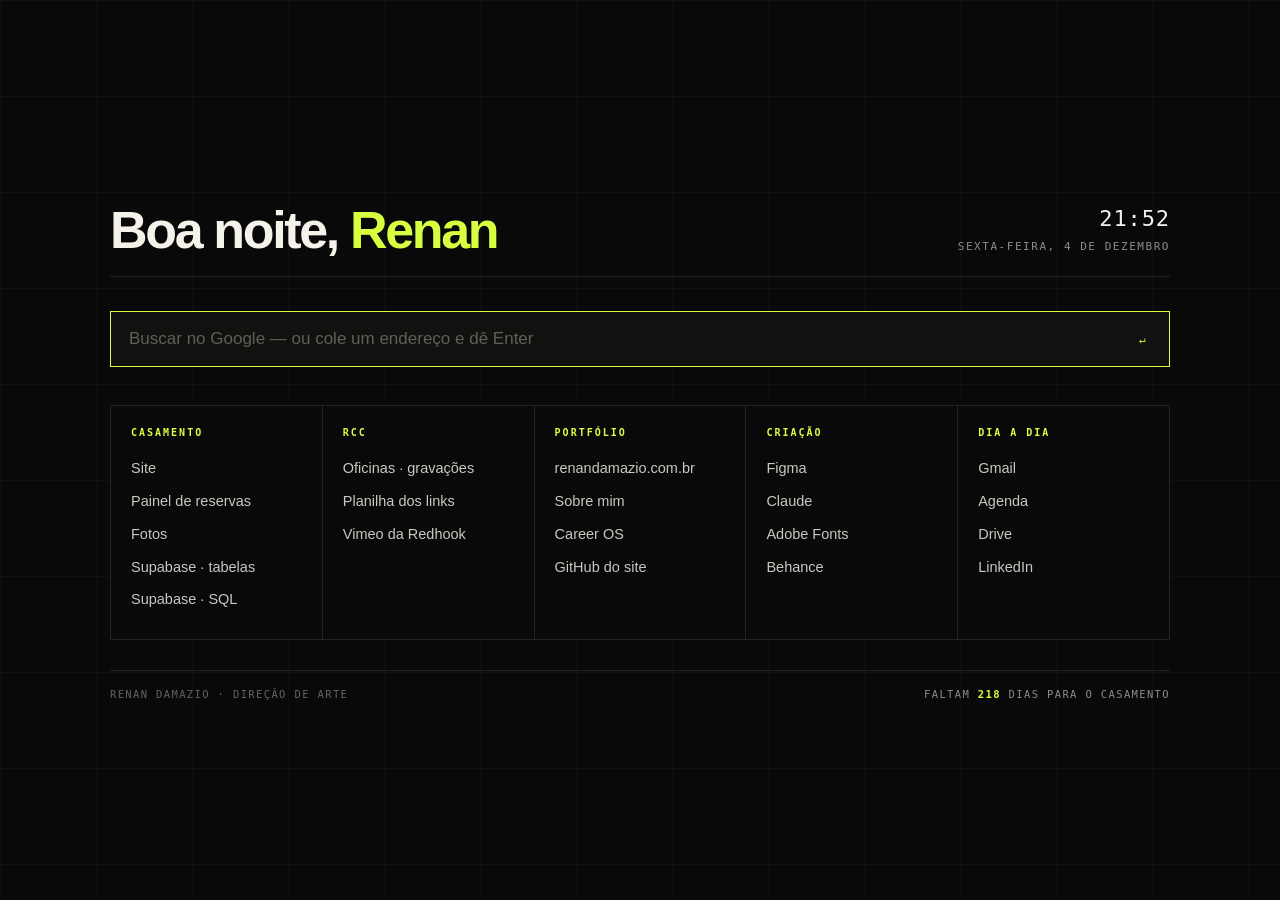
<file: inicio/index.html>
<!doctype html>
<html lang="pt-BR">
<head>
<meta charset="utf-8">
<meta name="viewport" content="width=device-width,initial-scale=1">
<meta name="robots" content="noindex,nofollow">
<title>Início</title>
<style>
*{box-sizing:border-box;margin:0;padding:0}
:root{
  --bg:#090909; --fg:#f5f2e9; --muted:#8d8d87; --line:#232320; --acid:#d7ff3f;
  --sans:-apple-system,BlinkMacSystemFont,"Segoe UI",Roboto,Helvetica,Arial,sans-serif;
  --mono:ui-monospace,"Cascadia Mono","Segoe UI Mono","SF Mono",Consolas,monospace;
}
html,body{height:100%}
body{
  background:var(--bg);color:var(--fg);font-family:var(--sans);
  display:flex;align-items:center;justify-content:center;padding:40px 24px;
  background-image:linear-gradient(rgba(53,243,255,.035) 1px,transparent 1px),linear-gradient(90deg,rgba(53,243,255,.03) 1px,transparent 1px);
  background-size:96px 96px;
}
.folha{width:100%;max-width:1060px}

/* topo */
.topo{display:flex;justify-content:space-between;align-items:flex-end;gap:20px;flex-wrap:wrap;
  border-bottom:1px solid var(--line);padding-bottom:20px;margin-bottom:34px}
.saudacao{font-size:clamp(28px,4.4vw,52px);font-weight:800;letter-spacing:-.045em;line-height:1}
.saudacao b{color:var(--acid);font-weight:800}
.data{font:500 11px/1.7 var(--mono);letter-spacing:.14em;text-transform:uppercase;color:var(--muted);text-align:right}
.data .relogio{display:block;font-size:22px;letter-spacing:.04em;color:var(--fg);font-weight:500}

/* busca */
form{position:relative;margin-bottom:38px}
input{
  width:100%;background:#111110;border:1px solid var(--line);color:var(--fg);
  font:400 17px/1 var(--sans);padding:17px 52px 17px 18px;outline:none;transition:border-color .25s;
}
input::placeholder{color:#5f5f59}
input:focus{border-color:var(--acid)}
form button{
  position:absolute;right:6px;top:6px;bottom:6px;width:42px;background:none;border:0;cursor:pointer;
  color:var(--muted);font:500 11px var(--mono);letter-spacing:.1em;transition:color .25s
}
form:focus-within button{color:var(--acid)}

/* grupos */
.grade{display:grid;grid-template-columns:repeat(5,minmax(0,1fr));gap:1px;background:var(--line);border:1px solid var(--line)}
.grupo{background:var(--bg);padding:22px 20px 24px;display:flex;flex-direction:column;gap:3px}
.grupo h2{font:600 10px/1 var(--mono);letter-spacing:.2em;text-transform:uppercase;color:var(--acid);margin-bottom:13px}
.grupo a{
  color:#c9c7bf;text-decoration:none;font-size:14.5px;line-height:1.5;padding:4px 8px;margin-left:-8px;
  border-radius:3px;transition:background .18s,color .18s;display:block
}
.grupo a:hover,.grupo a:focus-visible{background:#17170f;color:var(--acid);outline:none}

/* rodape */
.rodape{display:flex;justify-content:space-between;align-items:center;gap:16px;flex-wrap:wrap;
  margin-top:30px;padding-top:18px;border-top:1px solid var(--line);
  font:500 10.5px/1 var(--mono);letter-spacing:.13em;text-transform:uppercase;color:#64645e}
.conta{color:var(--muted)}
.conta b{color:var(--acid);font-weight:600}

@media (max-width:1040px){
  .grade{grid-template-columns:repeat(3,minmax(0,1fr))}
}
@media (max-width:760px){
  .grade{grid-template-columns:repeat(2,minmax(0,1fr))}
}
@media (max-width:520px){
  body{align-items:flex-start;padding:28px 16px}
  .grade{grid-template-columns:1fr}
  .topo{align-items:flex-start;flex-direction:column;gap:10px;margin-bottom:24px}
  .data{text-align:left}
  form{margin-bottom:26px}
}
</style>
</head>
<body>
<main class="folha">

  <div class="topo">
    <h1 class="saudacao" id="saudacao">Olá, <b>Renan</b></h1>
    <p class="data"><span class="relogio" id="relogio">--:--</span><span id="hoje"></span></p>
  </div>

  <form action="https://www.google.com/search" method="get" role="search">
    <input id="busca" name="q" type="text" autocomplete="off" autofocus
           placeholder="Buscar no Google — ou cole um endereço e dê Enter" aria-label="Buscar">
    <button type="submit" aria-label="Buscar">↵</button>
  </form>

  <div class="grade">

    <section class="grupo">
      <h2>Casamento</h2>
      <a href="https://renandamazio.com.br/casamentositeteste/">Site</a>
      <a href="https://renandamazio.com.br/casamentositeteste/admin.html">Painel de reservas</a>
      <a href="https://renandamazio.com.br/casamentositeteste/fotos.html">Fotos</a>
      <a href="https://supabase.com/dashboard/project/ijvfslilqwuttazquikm/editor">Supabase &middot; tabelas</a>
      <a href="https://supabase.com/dashboard/project/ijvfslilqwuttazquikm/sql/new">Supabase &middot; SQL</a>
    </section>

    <section class="grupo">
      <h2>RCC</h2>
      <a href="https://renandamazio.com.br/carreira/#oficinas">Oficinas &middot; gravações</a>
      <a href="https://docs.google.com/spreadsheets/d/1zg0tFtXwunJUllEkfdRkDoV8WFGtkPZZ7p5eMSuDjZA/edit">Planilha dos links</a>
      <a href="https://vimeo.com/redhookschool">Vimeo da Redhook</a>
    </section>

    <section class="grupo">
      <h2>Portfólio</h2>
      <a href="https://renandamazio.com.br/">renandamazio.com.br</a>
      <a href="https://renandamazio.com.br/sobre/">Sobre mim</a>
      <a href="https://renandamazio.com.br/carreira/">Career OS</a>
      <a href="https://github.com/RenanDamazioPort/renandamazioport.github.io">GitHub do site</a>
    </section>

    <section class="grupo">
      <h2>Criação</h2>
      <a href="https://www.figma.com/files">Figma</a>
      <a href="https://claude.ai/">Claude</a>
      <a href="https://fonts.adobe.com/">Adobe Fonts</a>
      <a href="https://www.behance.net/">Behance</a>
    </section>

    <section class="grupo">
      <h2>Dia a dia</h2>
      <a href="https://mail.google.com/">Gmail</a>
      <a href="https://calendar.google.com/">Agenda</a>
      <a href="https://drive.google.com/">Drive</a>
      <a href="https://www.linkedin.com/in/reenandamazio/">LinkedIn</a>
    </section>

  </div>

  <div class="rodape">
    <span>Renan Damazio &middot; Direção de arte</span>
    <span class="conta" id="conta"></span>
  </div>

</main>

<script>
(function(){
  var dias=["domingo","segunda-feira","terça-feira","quarta-feira","quinta-feira","sexta-feira","sábado"];
  var meses=["janeiro","fevereiro","março","abril","maio","junho","julho","agosto","setembro","outubro","novembro","dezembro"];
  var casamento=new Date("2027-07-09T20:30:00-03:00").getTime();
  function dois(n){return n<10?"0"+n:""+n}

  function tick(){
    var d=new Date();
    var h=d.getHours();
    document.getElementById("saudacao").innerHTML=
      (h<5?"Boa madrugada, ":h<12?"Bom dia, ":h<18?"Boa tarde, ":"Boa noite, ")+"<b>Renan</b>";
    document.getElementById("relogio").textContent=dois(h)+":"+dois(d.getMinutes());
    document.getElementById("hoje").textContent=dias[d.getDay()]+", "+d.getDate()+" de "+meses[d.getMonth()];
    var faltam=Math.ceil((casamento-d.getTime())/86400000);
    document.getElementById("conta").innerHTML=
      faltam>0 ? "Faltam <b>"+faltam+"</b> dias para o casamento"
      : (faltam===0 ? "<b>É hoje.</b>" : "Casados há <b>"+(-faltam)+"</b> dias");
  }
  tick(); setInterval(tick,20000);

  // se o que foi digitado parece um endereço, vai direto pro site
  document.querySelector("form").addEventListener("submit",function(e){
    var v=document.getElementById("busca").value.trim();
    if(/^(https?:\/\/\S+|[\w-]+(\.[\w-]+)+(\/\S*)?)$/i.test(v) && !/\s/.test(v)){
      e.preventDefault();
      location.href = /^https?:\/\//i.test(v) ? v : "https://"+v;
    }
  });
  window.addEventListener("pageshow",function(){document.getElementById("busca").focus()});
})();
</script>
</body>
</html>
</file>
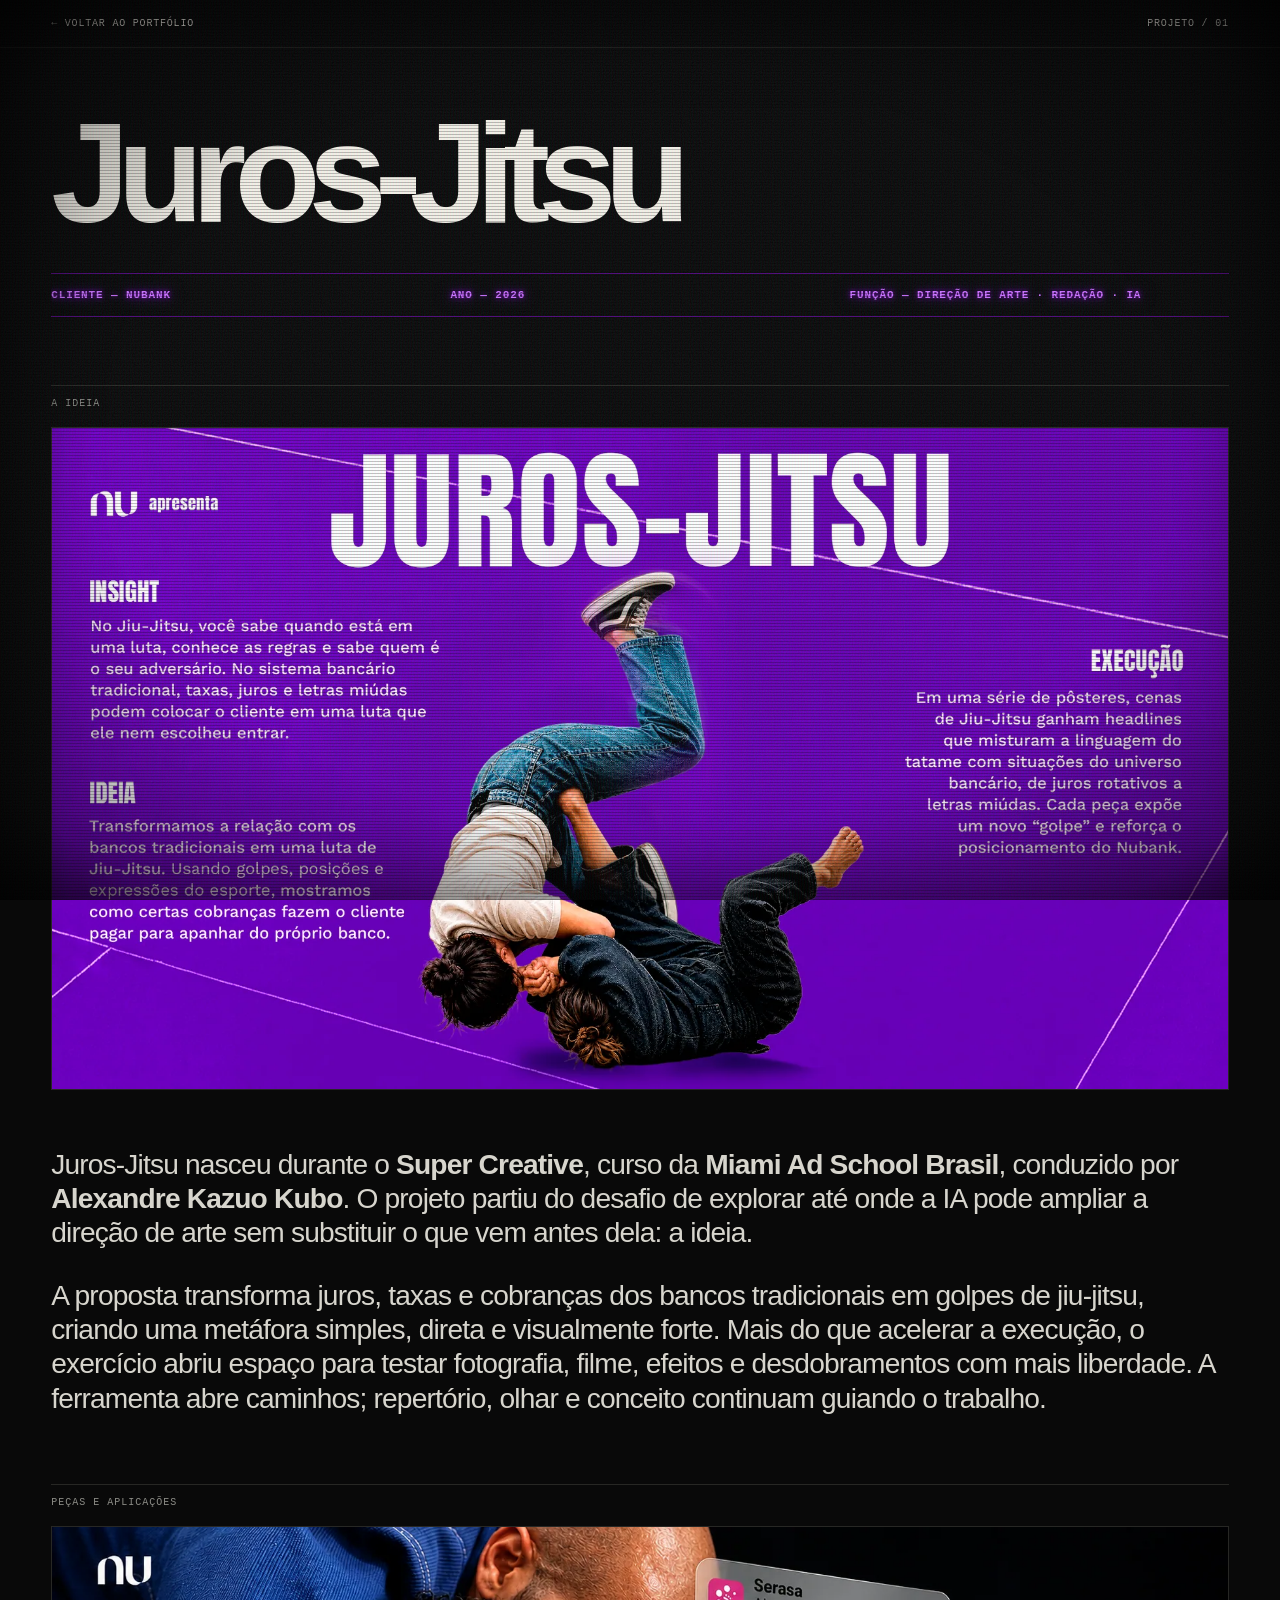
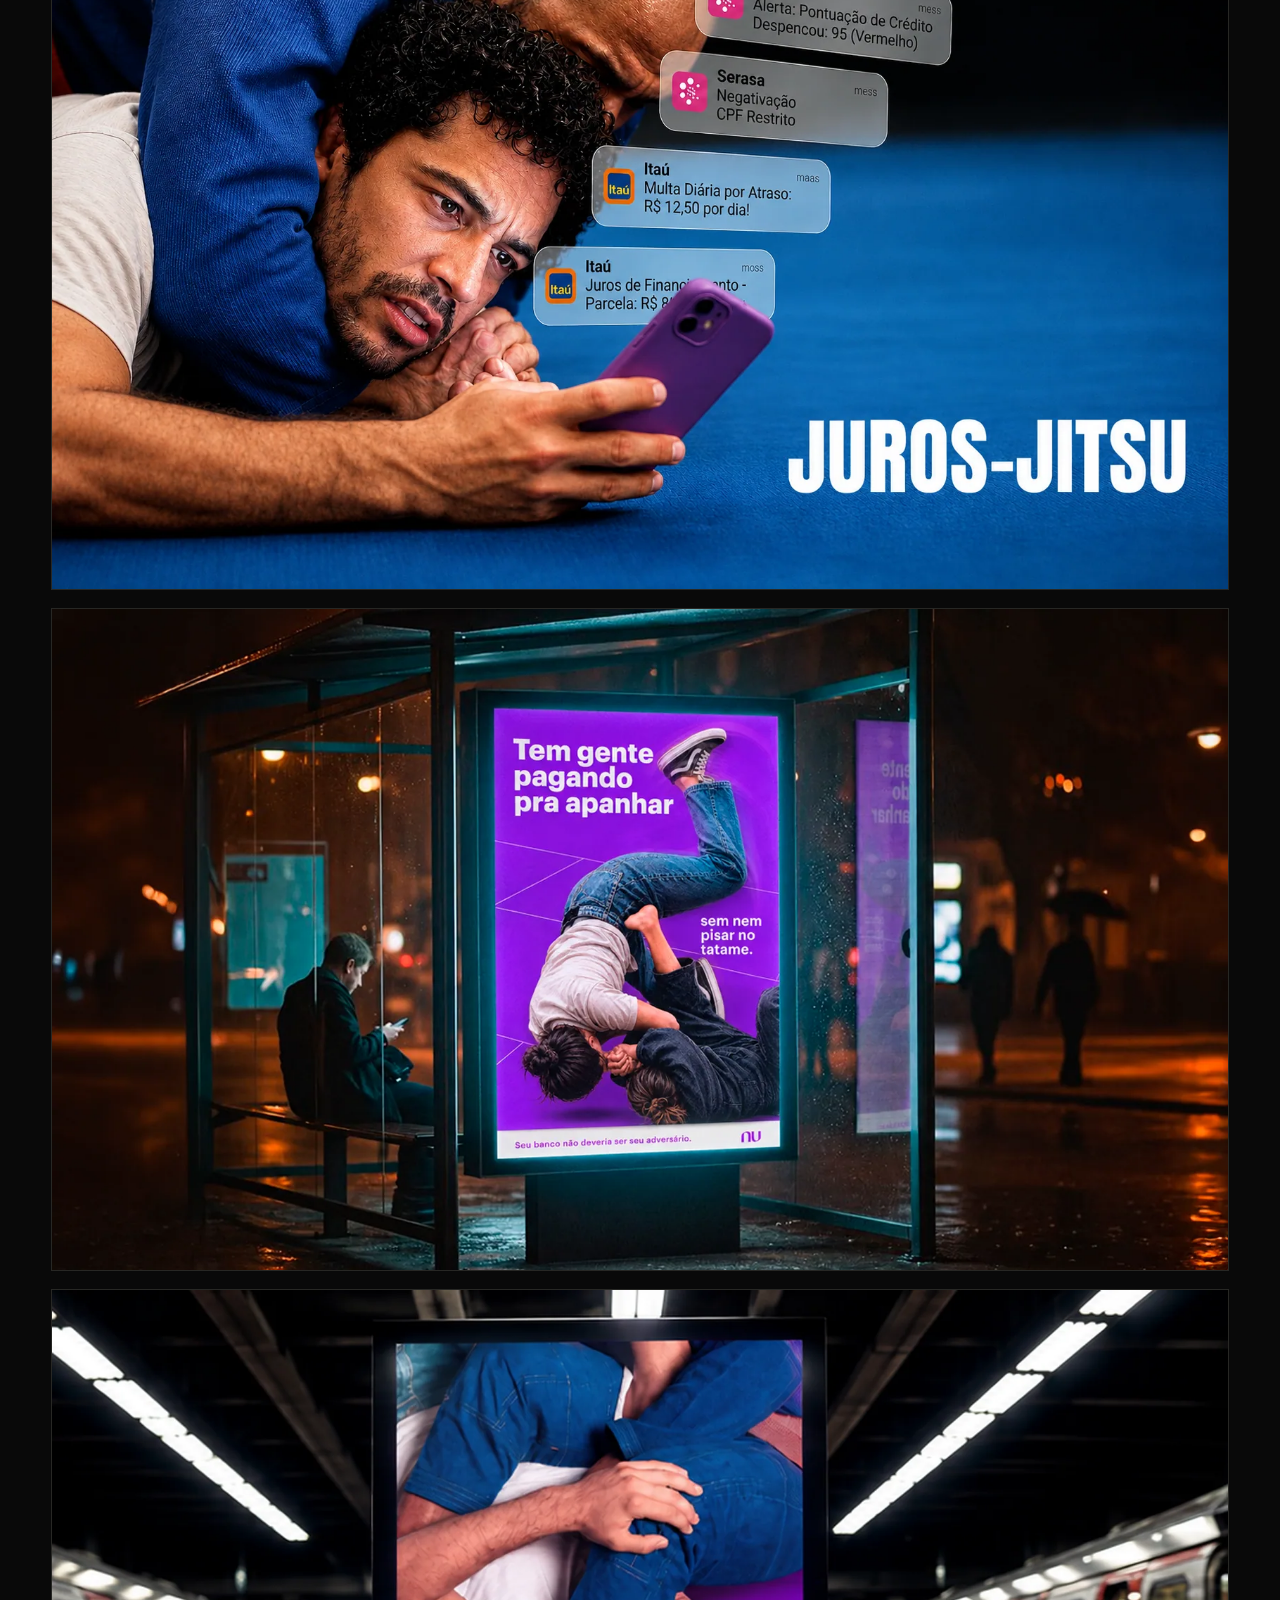
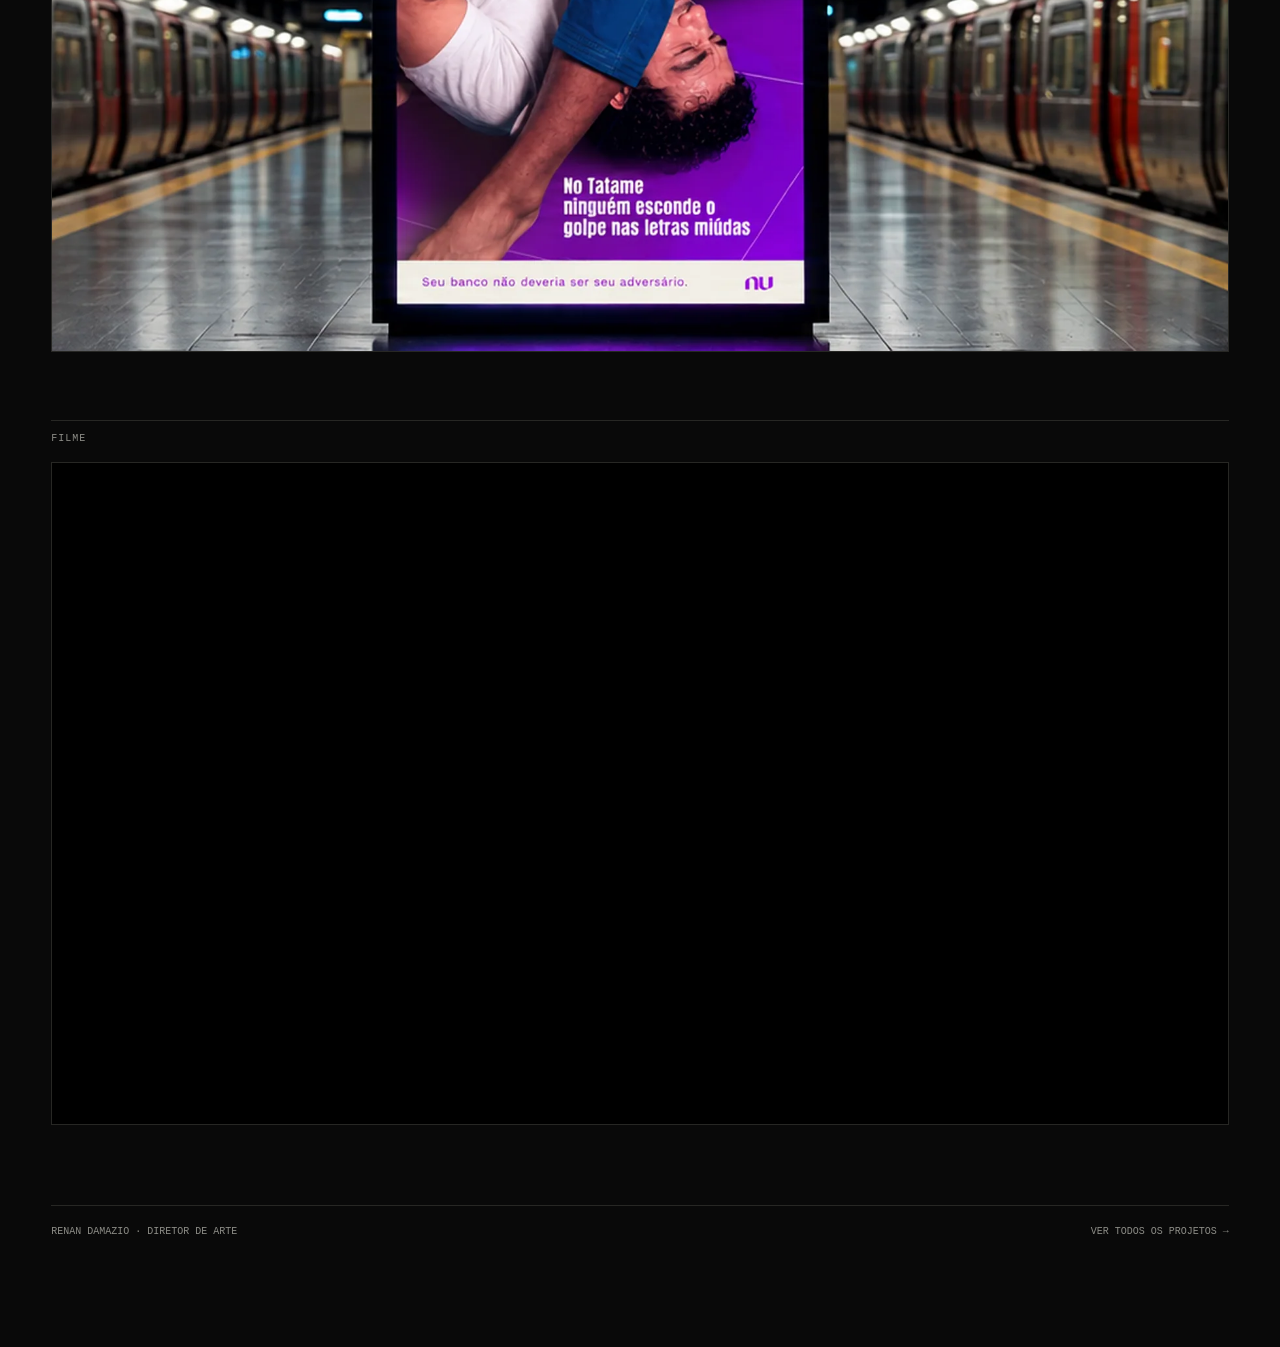
<file: nubank/index.html>
<!doctype html>
<html lang="pt-BR">
<head>
<meta charset="utf-8">
<meta name="viewport" content="width=device-width,initial-scale=1">
<meta name="description" content="Juros-Jitsu — projeto de Renan Damazio para Nubank">
<title>Juros-Jitsu — Renan Damazio</title>
<style>
:root{--bg:#090909;--fg:#f5f2e9;--muted:#8d8d87;--line:#272724;--purple:#ca72ff;--pad:clamp(20px,4vw,64px);--mono:"Courier New",monospace;--sans:Arial,Helvetica,sans-serif}
*{box-sizing:border-box}html{scroll-behavior:smooth}body{margin:0;background:var(--bg);color:var(--fg);font-family:var(--sans)}a{color:inherit;text-decoration:none}::selection{background:#820ad1;color:#fff}
.top{position:sticky;top:0;z-index:10;display:flex;justify-content:space-between;align-items:center;padding:18px var(--pad);background:rgba(9,9,9,.92);backdrop-filter:blur(12px);border-bottom:1px solid var(--line);font:10px var(--mono);letter-spacing:.08em}
.top a{transition:opacity .2s}.top a:hover{opacity:.65}
main{padding:70px var(--pad) 110px}.title{font-size:clamp(72px,11vw,170px);line-height:.8;letter-spacing:-.085em;margin:0 0 42px}
.meta{display:grid;grid-template-columns:repeat(3,1fr);gap:20px;border-block:1px solid rgba(130,10,209,.56);padding:15px 0;font:11px var(--mono);font-weight:700;letter-spacing:.08em;overflow:hidden}.meta span{color:var(--purple);opacity:0;transform:translateX(-90px);filter:blur(1.2px);text-shadow:0 0 5px rgba(130,10,209,1),0 0 16px rgba(130,10,209,.78),0 0 30px rgba(130,10,209,.42);animation:slide 1.65s cubic-bezier(.18,.78,.18,1) forwards}.meta span:nth-child(2){animation-delay:.22s}.meta span:nth-child(3){animation-delay:.44s}@keyframes slide{0%{opacity:0;transform:translateX(-90px);filter:blur(3px)}58%{opacity:1;transform:translateX(10px);filter:blur(0)}100%{opacity:1;transform:translateX(0);filter:blur(0)}}
.label{margin:68px 0 18px;font:10px var(--mono);letter-spacing:.1em;color:var(--muted);border-top:1px solid var(--line);padding-top:12px}.stack{display:grid;gap:18px}.stack img{width:100%;display:block;border:1px solid var(--line);background:#111}.copy{width:100%;margin:58px 0}.copy p{font-size:clamp(20px,2.2vw,34px);line-height:1.22;letter-spacing:-.03em;color:#d7d5cd}.video{position:relative;width:100%;aspect-ratio:16/9;overflow:hidden;border:1px solid var(--line);background:#000}.video iframe{position:absolute;inset:0;width:100%;height:100%;border:0}.next{margin-top:80px;border-top:1px solid var(--line);padding-top:20px;display:flex;justify-content:space-between;font:10px var(--mono);color:var(--muted)}
@media(max-width:820px){main{padding-top:46px}.meta{grid-template-columns:1fr;gap:10px}.title{font-size:clamp(64px,19vw,110px)}.copy p{font-size:clamp(20px,6vw,29px)}.next{flex-direction:column;gap:12px}}
</style>
<link rel="stylesheet" href="/crt.css?v=2">
</head>
<body>
<header class="top"><a href="/">← VOLTAR AO PORTFÓLIO</a><span>PROJETO / 01</span></header>
<main>
<h1 class="title">Juros-Jitsu</h1>
<div class="meta"><span>CLIENTE — NUBANK</span><span>ANO — 2026</span><span>FUNÇÃO — DIREÇÃO DE ARTE · REDAÇÃO · IA</span></div>
<div class="label">A IDEIA</div>
<div class="stack"><img loading="lazy" decoding="async" src="../assets/opt/nubank-juros-jst.webp" alt="Ideia do projeto Juros-Jitsu"></div>
<div class="copy"><p>Juros-Jitsu nasceu durante o <strong>Super Creative</strong>, curso da <strong>Miami Ad School Brasil</strong>, conduzido por <strong>Alexandre Kazuo Kubo</strong>. O projeto partiu do desafio de explorar até onde a IA pode ampliar a direção de arte sem substituir o que vem antes dela: a ideia.</p><p>A proposta transforma juros, taxas e cobranças dos bancos tradicionais em golpes de jiu-jitsu, criando uma metáfora simples, direta e visualmente forte. Mais do que acelerar a execução, o exercício abriu espaço para testar fotografia, filme, efeitos e desdobramentos com mais liberdade. A ferramenta abre caminhos; repertório, olhar e conceito continuam guiando o trabalho.</p></div>
<div class="label">PEÇAS E APLICAÇÕES</div>
<div class="stack"><img loading="lazy" src="../assets/opt/nubank-kv-juros-nubank.webp" alt="Visual principal Juros-Jitsu"><img loading="lazy" src="../assets/opt/nubank-cena04.webp" alt="Desdobramento Juros-Jitsu"><img loading="lazy" src="../assets/opt/nubank-mockup-metro-1920x1080.webp" alt="Aplicação Juros-Jitsu no metrô"></div>
<div class="label">FILME</div>
<div class="video"><iframe src="https://www.youtube.com/embed/S9KIhr-1kYQ?rel=0" title="Juros-Jitsu — Filme" loading="lazy" allow="accelerometer; autoplay; clipboard-write; encrypted-media; gyroscope; picture-in-picture; web-share" referrerpolicy="strict-origin-when-cross-origin" allowfullscreen></iframe></div>
<div class="next"><span>RENAN DAMAZIO · DIRETOR DE ARTE</span><a href="/">VER TODOS OS PROJETOS →</a></div>
</main>
<script src="/crt-video.js?v=1" defer></script>
</body>
</html>
</file>
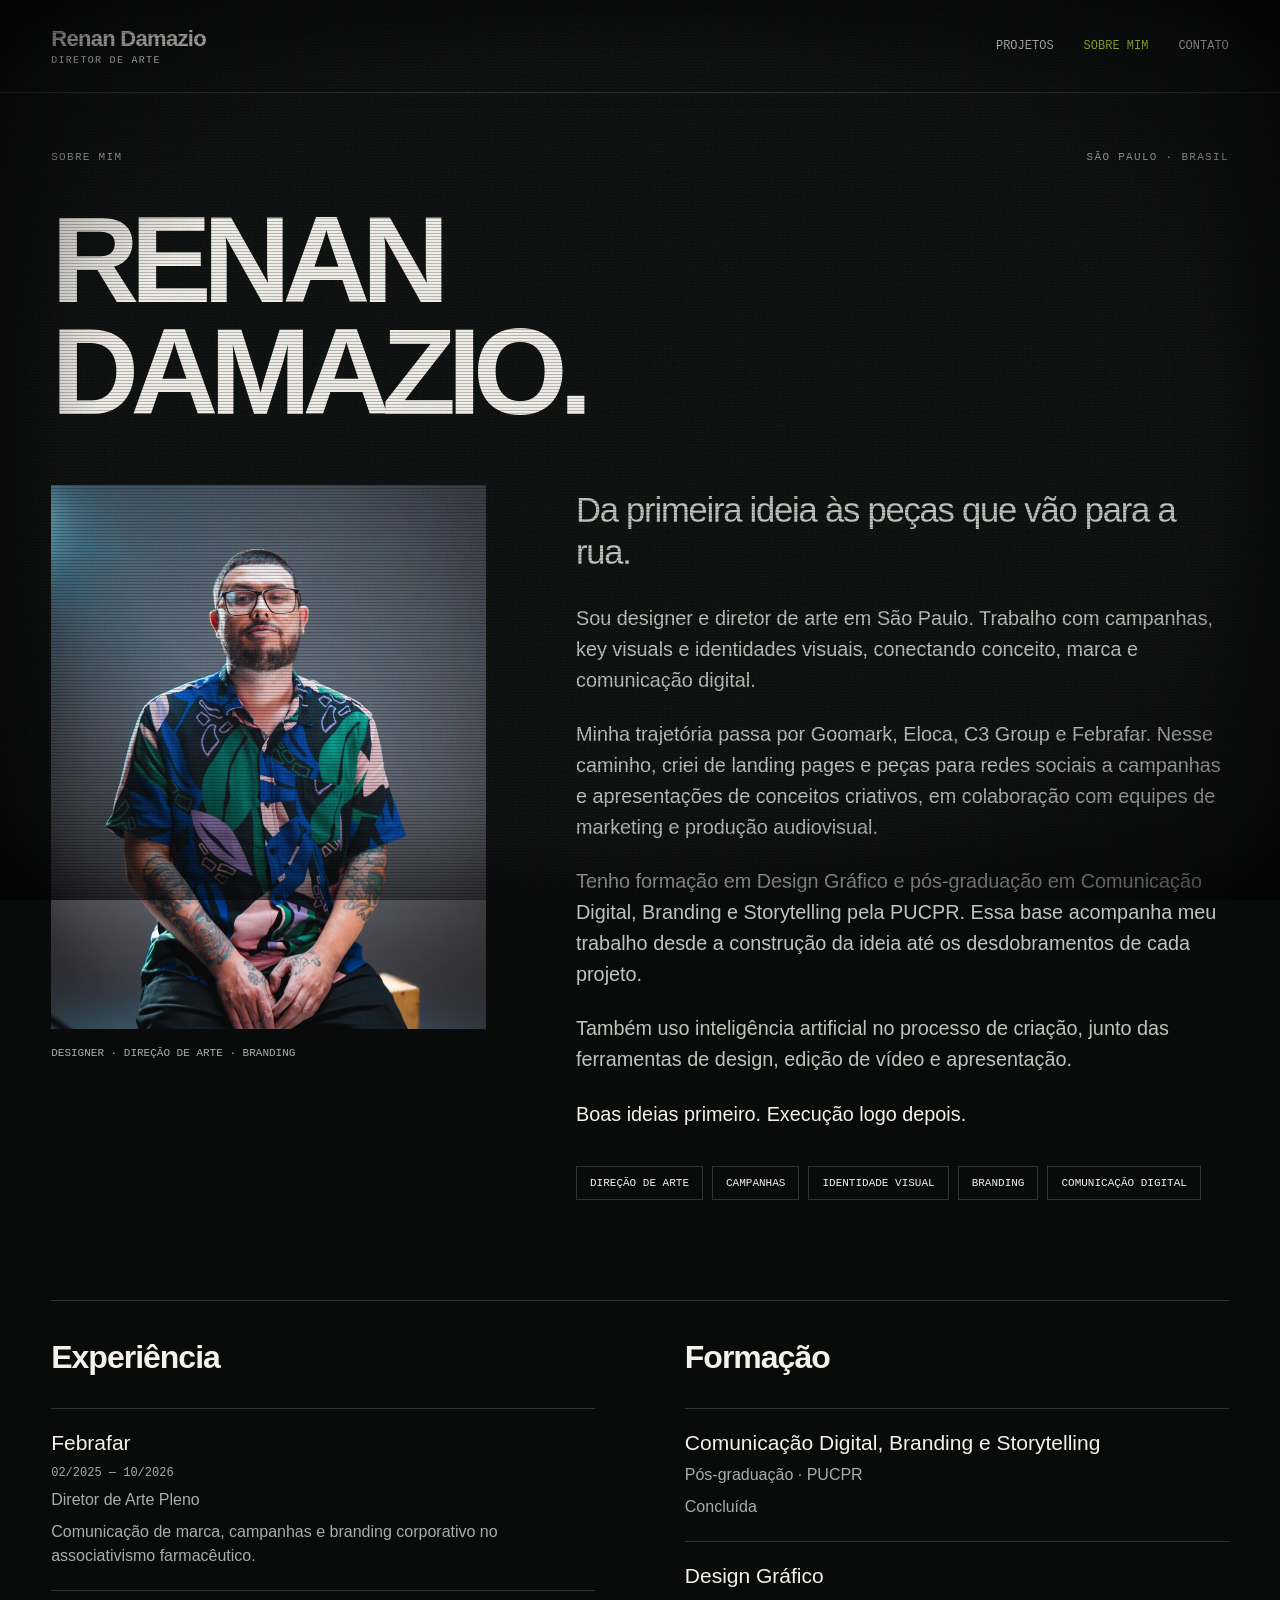
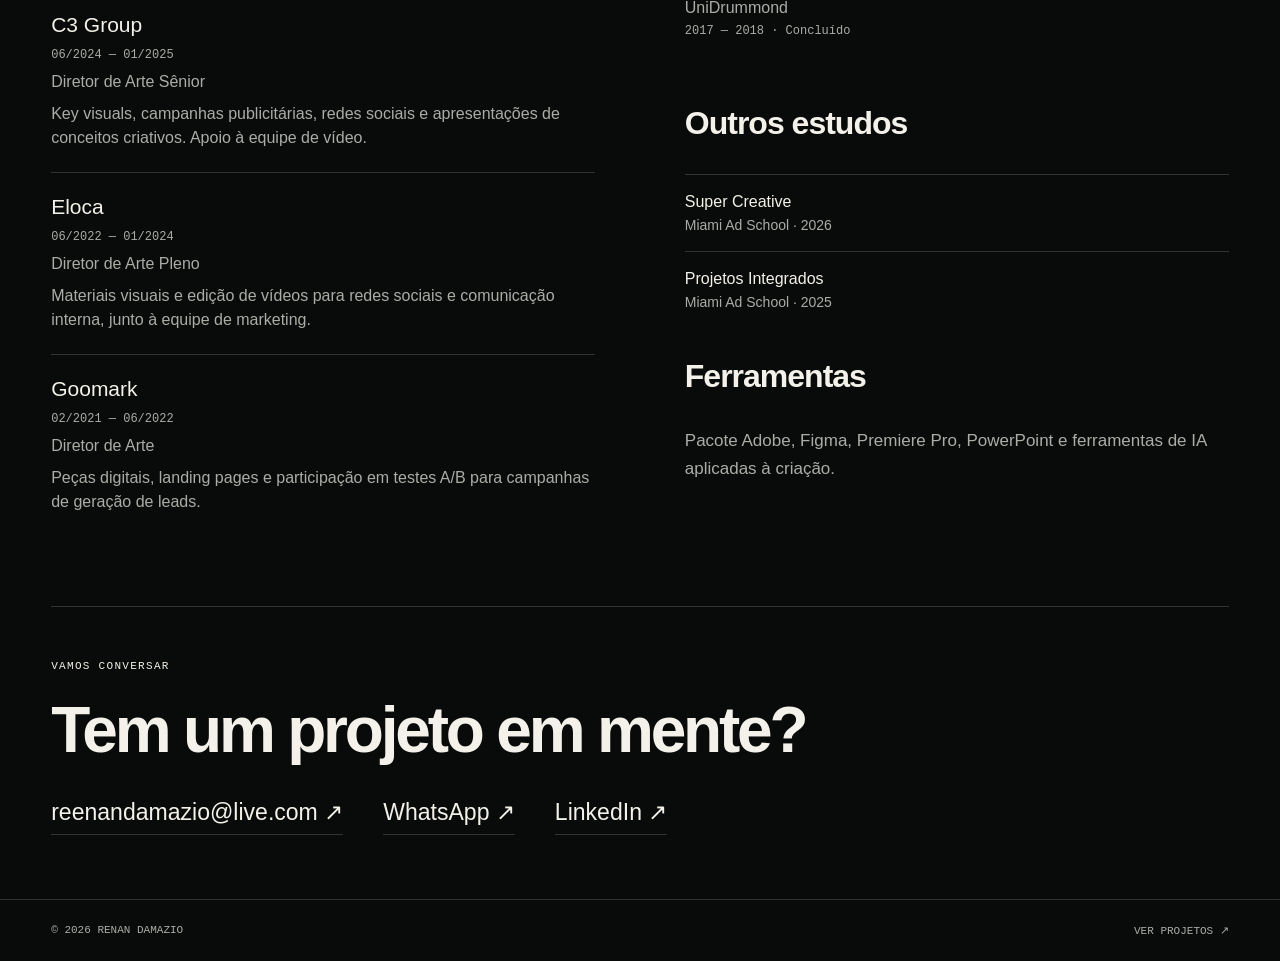
<file: sobre/index.html>
<!doctype html>
<html lang="pt-BR">
<head>
<meta charset="utf-8">
<meta name="viewport" content="width=device-width,initial-scale=1">
<title>Sobre mim — Renan Damazio</title>
<meta name="description" content="Conheça Renan Damazio, designer e diretor de arte em São Paulo. Trajetória, formação e trabalho em campanhas, branding e comunicação digital.">
<style>
:root{color-scheme:dark;--bg:#090b0a;--fg:#f3f1e9;--muted:#aaaDA7;--line:#30342e;--accent:#d5ff39;--pad:clamp(22px,4vw,76px)}
*{box-sizing:border-box}body{margin:0;background:var(--bg);color:var(--fg);font-family:Arial,Helvetica,sans-serif}a{color:inherit;text-decoration:none}a:focus-visible{outline:2px solid var(--accent);outline-offset:6px}a:hover{color:var(--accent)}
header{display:flex;justify-content:space-between;align-items:center;gap:24px;padding:26px var(--pad);border-bottom:1px solid var(--line)}.brand strong{font-size:22px;letter-spacing:-.7px}.brand small{display:block;font:10px "Courier New",monospace;letter-spacing:1.3px;margin-top:3px}nav{display:flex;gap:30px;font:12px "Courier New",monospace}nav [aria-current]{color:var(--accent)}
main{max-width:1760px;margin:auto;padding:58px var(--pad) 0}.eyebrow,.label{font:11px "Courier New",monospace;letter-spacing:1.3px;text-transform:uppercase}.eyebrow{display:flex;justify-content:space-between;color:var(--muted);gap:20px}h1{font-size:clamp(58px,9.5vw,156px);line-height:.92;letter-spacing:-.07em;margin:42px 0 56px;font-weight:700}
.intro{display:grid;grid-template-columns:minmax(240px,.8fr) minmax(0,1.2fr);gap:clamp(36px,7vw,116px);align-items:start}.portrait{margin:0;position:sticky;top:32px}.portrait img{display:block;width:100%;aspect-ratio:4/5;height:auto;object-fit:cover;object-position:50% 55%;background:#161916}.portrait figcaption{color:var(--muted);font:11px "Courier New",monospace;margin-top:16px;line-height:1.6}.bio{padding-top:4px}.bio .lead{font-size:clamp(25px,2.7vw,42px);line-height:1.22;letter-spacing:-.035em;margin:0 0 30px}.bio p{font-size:clamp(18px,1.55vw,24px);line-height:1.55;color:#c1c4bd;margin:0 0 24px}.bio .signature{color:var(--fg)}.tags{display:flex;flex-wrap:wrap;gap:9px;margin-top:36px}.tags span{padding:10px 13px;border:1px solid var(--line);font:11px "Courier New",monospace}
.details{display:grid;grid-template-columns:1fr 1fr;gap:clamp(32px,7vw,116px);margin-top:100px;padding:38px 0 70px;border-top:1px solid var(--line)}h2{font-size:32px;letter-spacing:-1px;margin:0 0 32px}.entry{padding:22px 0;border-top:1px solid var(--line)}.entry h3{font-size:21px;margin:0 0 7px;font-weight:500}.entry p{font-size:16px;line-height:1.5;color:var(--muted);margin:8px 0 0}.entry time,.entry .date{font:12px "Courier New",monospace;color:var(--muted)}.courses{margin-top:45px}.courses ul{list-style:none;padding:0;margin:0}.courses li{padding:14px 0;border-top:1px solid var(--line);font-size:16px;line-height:1.6}.courses li span{display:block;color:var(--muted);font-size:14px}.tools{padding-top:30px}.tools p{font-size:17px;line-height:1.7;color:var(--muted)}
.contact{padding:48px 0 64px;border-top:1px solid var(--line)}.contact h2{font-size:clamp(36px,5vw,76px);letter-spacing:-.05em;margin:20px 0 32px}.contact-links{display:flex;flex-wrap:wrap;gap:24px 40px;font-size:clamp(16px,1.8vw,24px)}.contact-links a{border-bottom:1px solid var(--line);padding-bottom:8px;overflow-wrap:anywhere}footer{display:flex;justify-content:space-between;gap:20px;padding:24px var(--pad);border-top:1px solid var(--line);font:11px "Courier New",monospace;color:var(--muted)}
@media(max-width:700px){header{padding-block:20px;align-items:start}.brand strong{font-size:18px}nav{gap:15px;font-size:10px;flex-wrap:wrap;justify-content:flex-end}main{padding-top:32px}.eyebrow{font-size:10px}h1{margin:32px 0 36px}.intro,.details{grid-template-columns:1fr}.portrait{max-width:420px;position:static}.details{margin-top:58px;padding-bottom:40px;gap:44px}.bio .lead{margin-bottom:24px}footer{flex-direction:column}.contact-links{flex-direction:column;align-items:start}}
</style>
<link rel="stylesheet" href="/crt.css?v=2">
</head>
<body>
<header><a class="brand" href="/"><strong>Renan Damazio</strong><small>DIRETOR DE ARTE</small></a><nav aria-label="Menu principal"><a href="/#work">PROJETOS</a><a href="/sobre/" aria-current="page">SOBRE MIM</a><a href="#contato">CONTATO</a></nav></header>
<main>
<div class="eyebrow"><span>Sobre mim</span><span>São Paulo · Brasil</span></div>
<h1>RENAN<br>DAMAZIO.</h1>
<section class="intro" aria-label="Apresentação">
<figure class="portrait"><img loading="lazy" decoding="async" id="portrait" width="865" height="1536" alt="Renan Damazio, sentado, usando uma camisa estampada"><figcaption>DESIGNER · DIREÇÃO DE ARTE · BRANDING</figcaption></figure>
<div class="bio">
<p class="lead">Da primeira ideia às peças que vão para a rua.</p>
<p>Sou designer e diretor de arte em São Paulo. Trabalho com campanhas, key visuals e identidades visuais, conectando conceito, marca e comunicação digital.</p>
<p>Minha trajetória passa por Goomark, Eloca, C3 Group e Febrafar. Nesse caminho, criei de landing pages e peças para redes sociais a campanhas e apresentações de conceitos criativos, em colaboração com equipes de marketing e produção audiovisual.</p>
<p>Tenho formação em Design Gráfico e pós-graduação em Comunicação Digital, Branding e Storytelling pela PUCPR. Essa base acompanha meu trabalho desde a construção da ideia até os desdobramentos de cada projeto.</p>
<p>Também uso inteligência artificial no processo de criação, junto das ferramentas de design, edição de vídeo e apresentação.</p>
<p class="signature">Boas ideias primeiro. Execução logo depois.</p>
<div class="tags"><span>DIREÇÃO DE ARTE</span><span>CAMPANHAS</span><span>IDENTIDADE VISUAL</span><span>BRANDING</span><span>COMUNICAÇÃO DIGITAL</span></div>
</div>
</section>
<div class="details">
<section aria-labelledby="experiencia"><h2 id="experiencia">Experiência</h2>
<article class="entry"><h3>Febrafar</h3><span class="date">02/2025 — 10/2026</span><p>Diretor de Arte Pleno</p><p>Comunicação de marca, campanhas e branding corporativo no associativismo farmacêutico.</p></article>
<article class="entry"><h3>C3 Group</h3><span class="date">06/2024 — 01/2025</span><p>Diretor de Arte Sênior</p><p>Key visuals, campanhas publicitárias, redes sociais e apresentações de conceitos criativos. Apoio à equipe de vídeo.</p></article>
<article class="entry"><h3>Eloca</h3><span class="date">06/2022 — 01/2024</span><p>Diretor de Arte Pleno</p><p>Materiais visuais e edição de vídeos para redes sociais e comunicação interna, junto à equipe de marketing.</p></article>
<article class="entry"><h3>Goomark</h3><span class="date">02/2021 — 06/2022</span><p>Diretor de Arte</p><p>Peças digitais, landing pages e participação em testes A/B para campanhas de geração de leads.</p></article>
</section>
<div>
<section aria-labelledby="formacao"><h2 id="formacao">Formação</h2>
<article class="entry"><h3>Comunicação Digital, Branding e Storytelling</h3><p>Pós-graduação · PUCPR</p><p>Concluída</p></article>
<article class="entry"><h3>Design Gráfico</h3><p>UniDrummond</p><span class="date">2017 — 2018 · Concluído</span></article>
</section>
<section class="courses" aria-labelledby="cursos"><h2 id="cursos">Outros estudos</h2><ul>
<li>Super Creative<span>Miami Ad School · 2026</span></li>
<li>Projetos Integrados<span>Miami Ad School · 2025</span></li>
</ul></section>
<section class="tools" aria-labelledby="ferramentas"><h2 id="ferramentas">Ferramentas</h2><p>Pacote Adobe, Figma, Premiere Pro, PowerPoint e ferramentas de IA aplicadas à criação.</p></section>
</div>
</div>
<section class="contact" id="contato"><span class="label">Vamos conversar</span><h2>Tem um projeto em mente?</h2><div class="contact-links"><a href="mailto:reenandamazio@live.com">reenandamazio@live.com ↗</a><a href="https://wa.me/5511994064761" target="_blank" rel="noopener noreferrer">WhatsApp ↗</a><a href="https://www.linkedin.com/in/reenandamazio/" target="_blank" rel="noopener noreferrer">LinkedIn ↗</a></div></section>
</main>
<footer><span>© 2026 RENAN DAMAZIO</span><a href="/#work">VER PROJETOS ↗</a></footer>
<script>
fetch('/assets/renan-original-20260909.b64').then(function(r){if(!r.ok)throw Error('Foto indisponível');return r.text()}).then(function(data){document.getElementById('portrait').src='data:image/jpeg;base64,'+data.trim()}).catch(function(){document.getElementById('portrait').alt='Retrato de Renan Damazio temporariamente indisponível'});
</script>
<script src="/crt-video.js?v=1" defer></script>
</body>
</html>
</file>
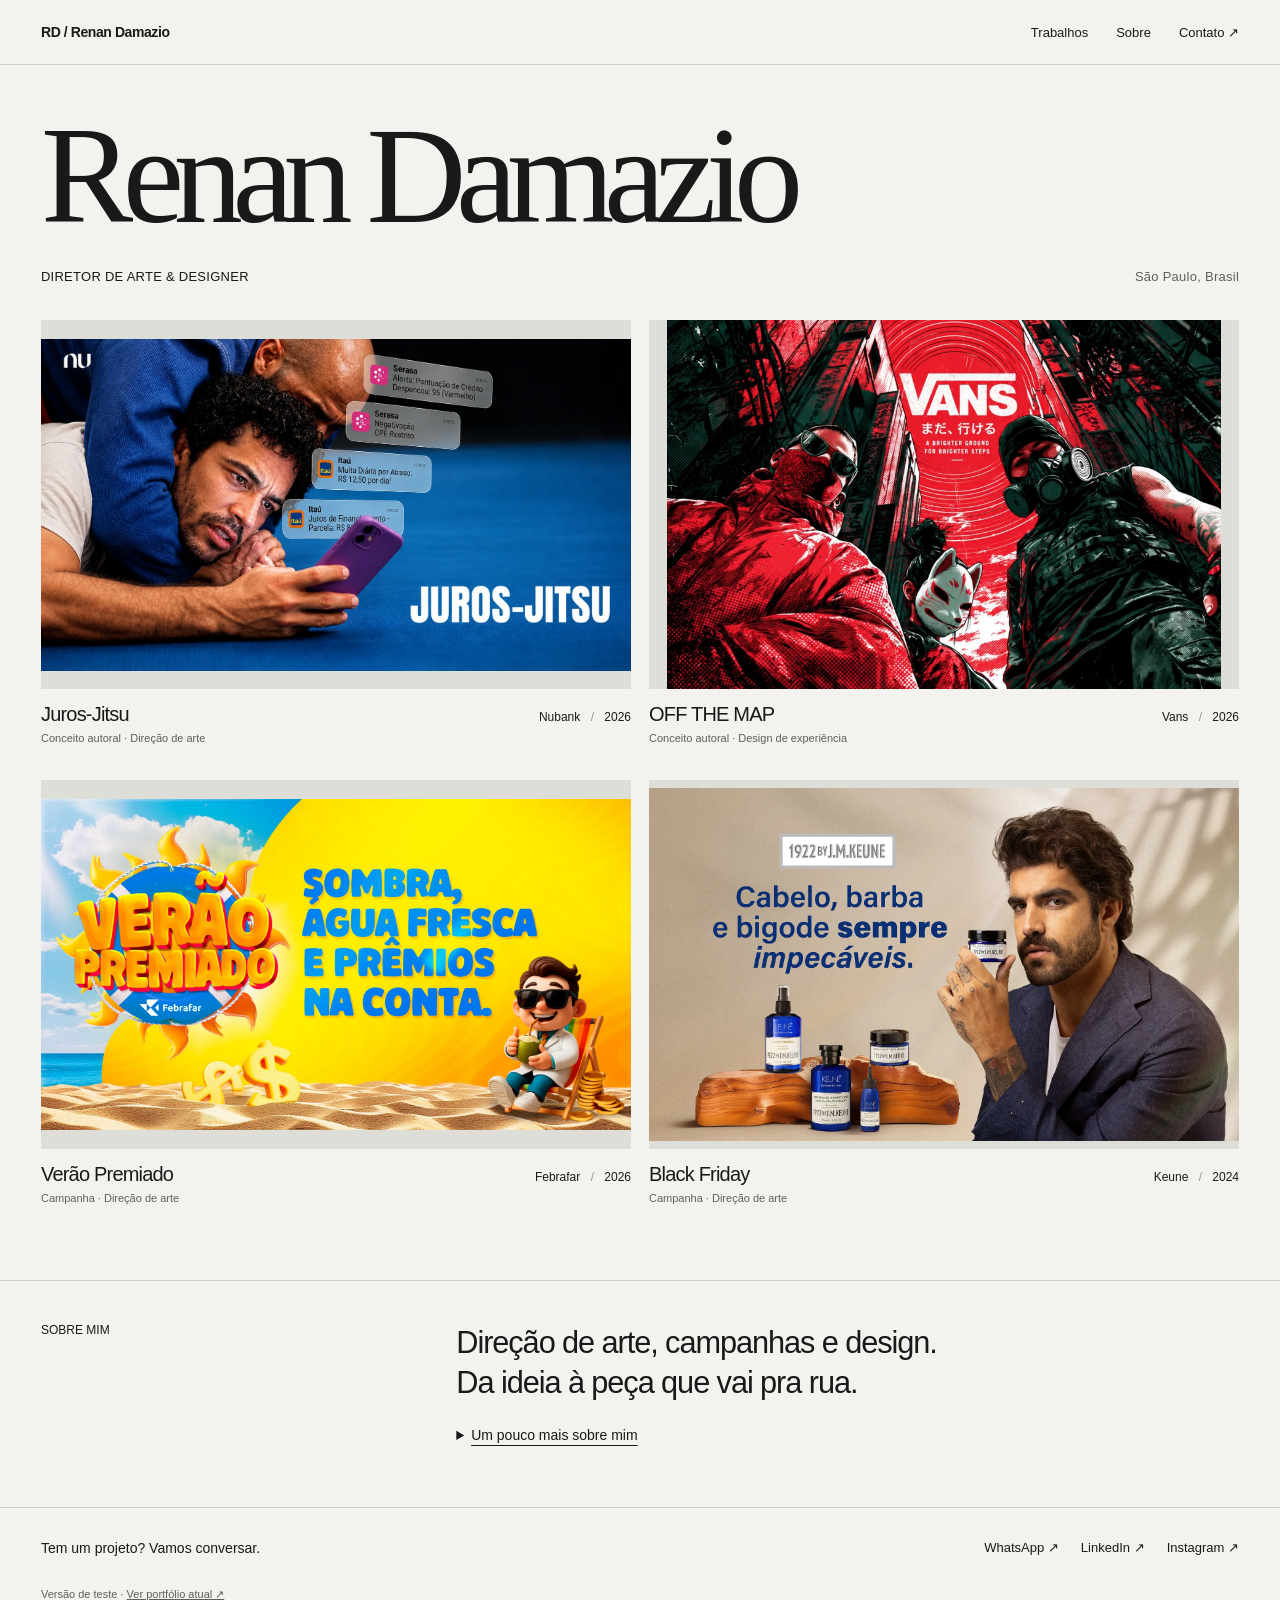
<file: teste-direto/index.html>
<!doctype html>
<html lang="pt-BR"><head><meta charset="utf-8"><meta name="viewport" content="width=device-width,initial-scale=1"><meta name="robots" content="noindex,nofollow"><meta name="description" content="Renan Damazio. Direção de arte, campanhas e design. Trabalhos selecionados."><title>Renan Damazio — Trabalhos selecionados</title>
<style>
:root{--paper:#f3f2ee;--ink:#191919;--muted:#60605a;--line:#cecec6;--gutter:clamp(20px,3.2vw,64px)}
*{box-sizing:border-box}html{scroll-behavior:smooth;scroll-padding-top:90px}body{margin:0;background:var(--paper);color:var(--ink);font-family:Arial,Helvetica,sans-serif}a{color:inherit;text-decoration:none}a:focus-visible,summary:focus-visible{outline:2px solid #6553ce;outline-offset:6px}::selection{background:#d7ff3f;color:#191919}
.skip{position:fixed;top:-100px;left:20px;background:var(--ink);color:white;padding:12px;z-index:20}.skip:focus{top:10px}
header{padding:24px var(--gutter);display:flex;justify-content:space-between;align-items:center;border-bottom:1px solid var(--line);gap:20px}
.brand{font-size:14px;font-weight:700;letter-spacing:-.03em}nav{display:flex;gap:28px;font-size:13px}nav a:hover{text-decoration:underline;text-underline-offset:5px}
.intro{padding:42px var(--gutter) 36px}.intro h1{font-family:Georgia,'Times New Roman',serif;font-weight:400;letter-spacing:-.075em;font-size:clamp(48px,10.8vw,190px);line-height:1;margin:0 0 24px;white-space:nowrap}.intro-bottom{display:flex;justify-content:space-between;align-items:center;gap:20px}.intro p{font-size:13px;margin:0;letter-spacing:.02em}.location{color:var(--muted)}
.work{padding:0 var(--gutter) 76px}.grid{display:grid;grid-template-columns:1fr 1fr;gap:36px 18px}.project{min-width:0;display:block}.art{position:relative;background:#deded8;overflow:hidden;aspect-ratio:16/10}.art img{display:block;width:100%;height:100%;object-fit:contain}.view{position:absolute;right:16px;bottom:16px;border-radius:30px;background:var(--paper);padding:12px 17px;font-size:12px;opacity:0;transform:translateY(6px);transition:.2s}.project:hover .view,.project:focus-visible .view{opacity:1;transform:none}.caption{display:flex;justify-content:space-between;align-items:baseline;gap:12px;margin-top:14px}.caption h2{font-size:20px;letter-spacing:-.04em;font-weight:500;margin:0}.caption>span{font-size:12px;white-space:nowrap}.sep{color:#999;margin:0 7px}.category{font-size:11px;color:var(--muted);margin:6px 0 0}
.about{border-top:1px solid var(--line);padding:42px var(--gutter) 64px;display:grid;grid-template-columns:1fr 2fr;gap:24px}.eyebrow{font-size:12px;font-weight:400;margin:0}.about p{font-size:clamp(20px,2.4vw,36px);letter-spacing:-.035em;line-height:1.3;max-width:900px;margin:0}.about details{margin-top:24px;font-size:14px}.about summary{cursor:pointer;width:max-content;text-decoration:underline;text-underline-offset:5px}.bio{display:grid;grid-template-columns:160px 1fr;gap:24px;margin-top:24px;align-items:start}.bio img{width:100%;height:auto}.bio p{font-size:16px;line-height:1.6;letter-spacing:0}
footer{border-top:1px solid var(--line);padding:32px var(--gutter);display:flex;align-items:center;justify-content:space-between;gap:24px}footer p{font-size:14px;margin:0}.social{display:flex;gap:22px;font-size:13px}.social a:hover{text-decoration:underline}.test-note{padding:0 var(--gutter) 24px;font-size:11px;color:var(--muted)}.test-note a{text-decoration:underline}
.case{padding:34px var(--gutter) 70px}.back{font-size:13px;display:inline-block;margin-bottom:42px}.case h1{font-size:clamp(40px,6vw,100px);line-height:1;letter-spacing:-.055em;margin:0 0 20px;font-weight:500}.case-meta{font-size:12px;color:var(--muted)}.case-description{font-size:clamp(18px,2vw,25px);line-height:1.4;max-width:800px;margin:24px 0 14px}.credits{font-size:12px;color:var(--muted);margin:0 0 28px}.gallery{display:grid;grid-template-columns:1fr 1fr;gap:18px;margin-top:36px}.gallery figure{margin:0;min-width:0}.gallery figure:first-child,.gallery figure:last-child{grid-column:1/-1}.gallery img{display:block;width:100%;height:auto}.gallery figure:not(:first-child):not(:last-child){align-self:center}.next{display:flex;justify-content:space-between;align-items:center;padding:36px 0 0;margin-top:36px;border-top:1px solid var(--line);font-size:clamp(20px,3vw,42px);letter-spacing:-.03em}.next small{font-size:12px;letter-spacing:0;display:block;margin-bottom:12px}
[hidden]{display:none!important}@media(max-width:650px){header{padding-block:20px}nav{gap:18px;font-size:12px}.intro{padding-top:32px;padding-bottom:28px}.intro h1{font-size:10.4vw;letter-spacing:-.065em;margin-bottom:18px}.intro-bottom{align-items:start}.intro p{font-size:11px}.location{max-width:90px;text-align:right}.grid{grid-template-columns:1fr;gap:28px}.caption h2{font-size:20px}.view{opacity:1;transform:none;padding:9px 13px;font-size:11px}.work{padding-bottom:42px}.about{grid-template-columns:1fr;padding-top:28px;gap:22px}.bio{grid-template-columns:100px 1fr;gap:16px}.bio p{font-size:14px}footer{align-items:start;flex-direction:column}.social{flex-wrap:wrap;gap:20px}.gallery{grid-template-columns:1fr;gap:16px}.gallery figure{grid-column:1!important}.back{margin-bottom:30px}.case{padding-top:25px}.case-description{font-size:18px}}
@media(prefers-reduced-motion:reduce){html{scroll-behavior:auto}*{transition:none!important}}
.case-film{margin:32px 0}.case-film video{display:block;width:100%;height:auto;object-fit:contain;background:#000}.case-film figcaption{font-size:12px;color:var(--muted);margin-top:12px}

.film-player{position:relative;isolation:isolate}
.film-play{position:absolute;z-index:2;left:50%;top:50%;transform:translate(-50%,-50%);display:flex;align-items:center;gap:16px;padding:18px 26px;border:1px solid #ffffff80;border-radius:999px;background:#080808e8;color:#fff;box-shadow:0 8px 40px #0009;cursor:pointer;font:700 clamp(13px,1.5vw,18px)/1.2 Arial,sans-serif;white-space:nowrap;transition:background .2s}
.film-play:hover{background:#d9102d}.film-play:focus-visible{outline:3px solid #fff;outline-offset:5px}
.film-play[hidden]{display:none}.film-play-icon{display:grid;place-items:center;width:54px;height:54px;border-radius:50%;background:#ef1734;color:#fff;font-size:24px;padding-left:3px;box-sizing:border-box}
.film-play small{display:block;text-align:left;margin-top:5px;font-size:11px;font-weight:400;letter-spacing:.08em}
@media(max-width:600px){.film-play{padding:12px 18px;gap:10px}.film-play-icon{width:40px;height:40px;font-size:18px}}

.project-logo{background:#000;grid-column:1/-1!important}.project-logo img{display:block;width:100%;max-width:1000px;height:auto;object-fit:contain;margin:0 auto;box-sizing:border-box;padding:clamp(20px,4vw,60px)}
</style></head><body>
<a class="skip" href="#content">Ir para o conteúdo</a>
<header><a class="brand" href="./">RD / Renan Damazio</a><nav aria-label="Principal"><a href="./#trabalhos">Trabalhos</a><a href="./#sobre">Sobre</a><a href="#contato">Contato ↗</a></nav></header>
<main id="content"><div id="home"><section class="intro"><h1>Renan Damazio</h1><div class="intro-bottom"><p>DIRETOR DE ARTE & DESIGNER</p><p class="location">São Paulo, Brasil</p></div></section>
<section class="work" id="trabalhos" aria-label="Trabalhos selecionados"><div class="grid"><a class="project" href="?projeto=nubank" aria-label="Ver Juros-Jitsu — Nubank"><div class="art"><img loading="lazy" decoding="async" src="/assets/opt/nubank-kv-juros-nubank.webp" alt="Juros-Jitsu — Nubank" fetchpriority="high" decoding="async"><span class="view" aria-hidden="true">Ver projeto ↗</span></div><div class="caption"><h2>Juros-Jitsu</h2><span>Nubank <span class="sep">/</span> 2026</span></div><p class="category">Conceito autoral · Direção de arte</p></a>
<a class="project" href="?projeto=vans" aria-label="Ver OFF THE MAP — Vans"><div class="art"><img loading="lazy" decoding="async" src="/assets/opt/vans-rpg-vans-rpg-kv-2000.webp" alt="OFF THE MAP — Vans" fetchpriority="high" decoding="async"><span class="view" aria-hidden="true">Ver projeto ↗</span></div><div class="caption"><h2>OFF THE MAP</h2><span>Vans <span class="sep">/</span> 2026</span></div><p class="category">Conceito autoral · Design de experiência</p></a>
<a class="project" href="?projeto=verao" aria-label="Ver Verão Premiado — Febrafar"><div class="art"><img src="/assets/opt/verao-premiado-proposta-de-kv.webp" alt="Verão Premiado — Febrafar" loading="lazy" decoding="async"><span class="view" aria-hidden="true">Ver projeto ↗</span></div><div class="caption"><h2>Verão Premiado</h2><span>Febrafar <span class="sep">/</span> 2026</span></div><p class="category">Campanha · Direção de arte</p></a>
<a class="project" href="?projeto=keune" aria-label="Ver Black Friday — Keune"><div class="art"><img src="/assets/opt/keune-2-keune-peca-para-salao.webp" alt="Black Friday — Keune" loading="lazy" decoding="async"><span class="view" aria-hidden="true">Ver projeto ↗</span></div><div class="caption"><h2>Black Friday</h2><span>Keune <span class="sep">/</span> 2024</span></div><p class="category">Campanha · Direção de arte</p></a></div></section>
<section class="about" id="sobre"><h2 class="eyebrow">SOBRE MIM</h2><div><p>Direção de arte, campanhas e design.<br>Da ideia à peça que vai pra rua.</p><details><summary>Um pouco mais sobre mim</summary><div class="bio"><img id="portrait" alt="Renan Damazio" loading="lazy"><p>Sou diretor de arte e designer em São Paulo, com passagem por Keune, Gulf Combustíveis, Seara e Febrafar. Trabalho com campanhas, branding e IA aplicada ao design, com pós-graduação em Branding e Storytelling.</p></div></details></div></section></div>
<article class="case" id="case" hidden></article></main>
<footer id="contato"><p>Tem um projeto? Vamos conversar.</p><div class="social"><a href="https://wa.me/5511994064761" target="_blank" rel="noopener noreferrer">WhatsApp ↗</a><a href="https://www.linkedin.com/in/reenandamazio/" target="_blank" rel="noopener noreferrer">LinkedIn ↗</a><a href="https://www.instagram.com/nan.damazio/" target="_blank" rel="noopener noreferrer">Instagram ↗</a></div></footer>
<div class="test-note">Versão de teste · <a href="/">Ver portfólio atual ↗</a></div>
<script>
const projects=[{"id":"nubank","title":"Juros-Jitsu","client":"Nubank","category":"Conceito autoral · Direção de arte","year":"2026","cover":"assets/opt/nubank-kv-juros-nubank.webp","description":"Um conceito que conecta Nubank e jiu-jitsu: se banco grande bate, a saída é técnica.","images":["assets/opt/nubank-kv-juros-nubank.webp","assets/opt/nubank-mockup-metro-1920x1080.webp","assets/opt/nubank-juros-jst.webp","assets/opt/nubank-cena04.webp"]},{"id":"vans","title":"OFF THE MAP","client":"Vans","category":"Conceito autoral · Design de experiência","year":"2026","cover":"assets/opt/vans-rpg-vans-rpg-kv-2000.webp","description":"Uma caixa de tênis que se transforma no escudo do mestre de um RPG urbano e cyberpunk.","images":["assets/opt/vans-rpg-vans-rpg-kv-2000.webp","assets/opt/vans-rpg-off-the-map-logo.webp","assets/opt/vans-rpg-anuncio-cidade.webp","assets/vans-rpg/caixa-01.jpg","assets/vans-rpg/caixa-02.jpg","assets/vans-rpg/escudo-frente.jpg"]},{"id":"verao","title":"Verão Premiado","client":"Febrafar","category":"Campanha · Direção de arte","year":"2026","cover":"assets/verao-premiado/Proposta de KV.png","description":"Rebranding e direção de arte de uma campanha nacional para o varejo farmacêutico.","credits":"Direção de arte: Renan Damazio · Redação: David Douglas","images":["assets/verao-premiado/Proposta de KV.png","assets/opt/verao-premiado-01-2.webp","assets/verao-premiado/02.png","assets/opt/verao-premiado-03.webp","assets/opt/verao-premiado-04.webp","assets/opt/verao-premiado-05.webp"]},{"id":"keune","title":"Black Friday","client":"Keune","category":"Campanha · Direção de arte","year":"2024","cover":"assets/Keune/2[KEUNE] PEÇA PARA SALÃO.jpg","description":"Direção visual para a Black Friday da Keune. Uma campanha, diferentes pontos de contato.","images":["assets/Keune/KV NOVO2.0 - KEUNE.jpg","assets/Keune/3[KEUNE] PEÇA PARA SALÃO.jpg","assets/Keune/Feed 1080 x 1080.jpg","assets/opt/keune-op02.webp","assets/Keune/op03.jpg","assets/Keune/op6.jpg","assets/Keune/Captura de Tela 2024-08-06 às 16.21.18.png"]}];
const asset=path=>'/'+path.split('/').map(encodeURIComponent).join('/');
const id=new URLSearchParams(location.search).get('projeto');
const current=projects.find(p=>p.id===id);
if(current){
document.getElementById('home').hidden=true;
const article=document.getElementById('case');article.hidden=false;
const next=projects[(projects.indexOf(current)+1)%projects.length];
document.title=current.title+' — Renan Damazio';
article.innerHTML='<a class="back" href="./#trabalhos">← Todos os trabalhos</a><h1>'+current.title+'</h1><div class="case-meta">'+current.client+' / '+current.year+' / '+current.category+'</div><p class="case-description">'+current.description+'</p>'+(current.credits?'<p class="credits">'+current.credits+'</p>':'')+(current.id==='vans'?"<figure class=\"case-film\"><video controls playsinline preload=\"none\" width=\"1280\" height=\"720\" poster=\"/assets/opt/vans-rpg-vans-rpg-kv-2000.webp\" aria-label=\"Filme conceitual OFF THE MAP\"><source src=\"/assets/vans-rpg/off-the-map-filme.mp4\" type=\"video/mp4\">Seu navegador não reproduz este vídeo. <a href=\"/assets/vans-rpg/off-the-map-filme.mp4\">Abrir o filme</a>.</video><figcaption>Da rua para outro mundo. Filme conceitual OFF THE MAP.</figcaption></figure>":'')+'<div class="gallery">'+current.images.map((src,i)=>'<figure'+(src.endsWith('off-the-map-logo.png')?' class="project-logo"':'')+'><img src="'+asset(src)+'" alt="'+current.title+' — peça '+(i+1)+'" '+(i?'loading="lazy"':'fetchpriority="high"')+' decoding="async"></figure>').join('')+'</div><a class="next" href="?projeto='+next.id+'"><span><small>PRÓXIMO PROJETO</small>'+next.title+'</span><span aria-hidden="true">↗</span></a>';
}
const details=document.querySelector('details');
details.addEventListener('toggle',async()=>{
const portrait=document.getElementById('portrait');
if(!details.open||portrait.src)return;
try{const response=await fetch('/assets/renan-original-20260909.b64');if(!response.ok)throw Error('photo');portrait.src='data:image/jpeg;base64,'+(await response.text()).trim()}catch{portrait.hidden=true}
});
</script><script>
document.querySelectorAll('video').forEach(function(video){
var shell=document.createElement('div');shell.className='film-player';
video.parentNode.insertBefore(shell,video);shell.appendChild(video);
var button=document.createElement('button');button.type='button';button.className='film-play';button.setAttribute('aria-label','Assistir ao filme OFF THE MAP, 36 segundos');
button.innerHTML='<span class="film-play-icon" aria-hidden="true">▶</span><span>Assistir ao filme<small>OFF THE MAP · 36 S</small></span>';
shell.appendChild(button);
button.addEventListener('click',function(){video.play().catch(function(){button.hidden=false})});
video.addEventListener('play',function(){button.hidden=true});
video.addEventListener('ended',function(){button.hidden=false});
});
</script></body></html>
</file>
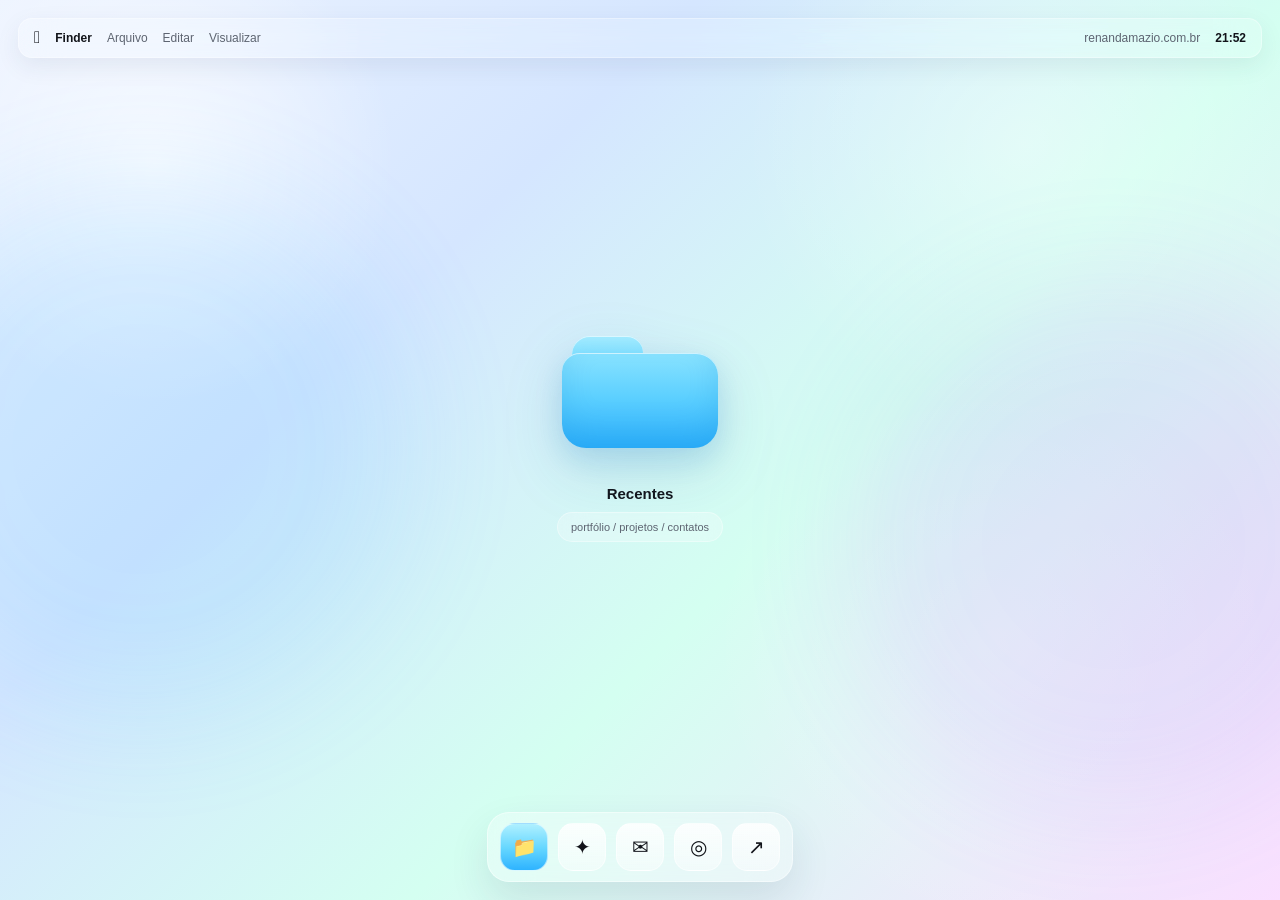
<file: teste/index.html>
<!doctype html><html lang="pt-BR"><head><meta charset="utf-8"><meta name="viewport" content="width=device-width,initial-scale=1,viewport-fit=cover"><meta name="description" content="Experimento visual do portfólio de Renan Damazio em linguagem Mac/Finder com textura glass."><title>Renan Damazio — /teste</title><link rel="stylesheet" href="style.css"></head><body><div class="noise"></div><div class="desktop"><div class="menu"><div><span class="apple"></span><span>Finder</span><span class="soft hide">Arquivo</span><span class="soft hide">Editar</span><span class="soft hide">Visualizar</span></div><div><span class="soft hide">renandamazio.com.br</span><span id="clock"></span></div></div><main class="space"><div class="launcher" id="launcher"><button class="launch-btn" id="openFinder" aria-label="Abrir portfólio"><div class="folder"></div></button><div class="folder-title">Recentes</div><div class="hint">portfólio / projetos / contatos</div></div><section class="finder" id="finder"><aside class="side"><div class="lights"><i></i><i></i><i></i></div><div class="profile"><strong>Renan Damazio</strong><span>Diretor de Arte · São Paulo</span></div><nav class="nav"><button class="active" data-view="recent"><span class="ico">◷</span>Recentes</button><button data-view="about"><span class="ico">◉</span>Sobre mim</button><button data-view="contact"><span class="ico">✉</span>Contato</button><button data-view="social"><span class="ico">◎</span>Redes</button><a href="/"><span class="ico">←</span>Voltar ao site</a></nav><div class="side-foot">/teste<br>conceito inspirado em um desktop de MacBook com textura glass e animações leves.</div></aside><section class="main"><div class="top"><div><div class="eyebrow" id="eyebrow">Portfólio</div><h1 id="title">Recentes</h1></div><div class="view">⌘ ☰</div></div><div class="scroll" id="content"></div></section></section></main><div class="dock-wrap"><div class="dock"><button id="dockFinder" aria-label="Abrir Finder">📁</button><button aria-label="Ideias">✦</button><a href="https://wa.me/5511994064761" target="_blank" rel="noreferrer">✉</a><a href="https://www.instagram.com/nan.damazio/" target="_blank" rel="noreferrer">◎</a><a href="https://www.linkedin.com/in/reenandamazio/" target="_blank" rel="noreferrer">↗</a></div></div></div><script src="app.js"></script></body></html>
</file>
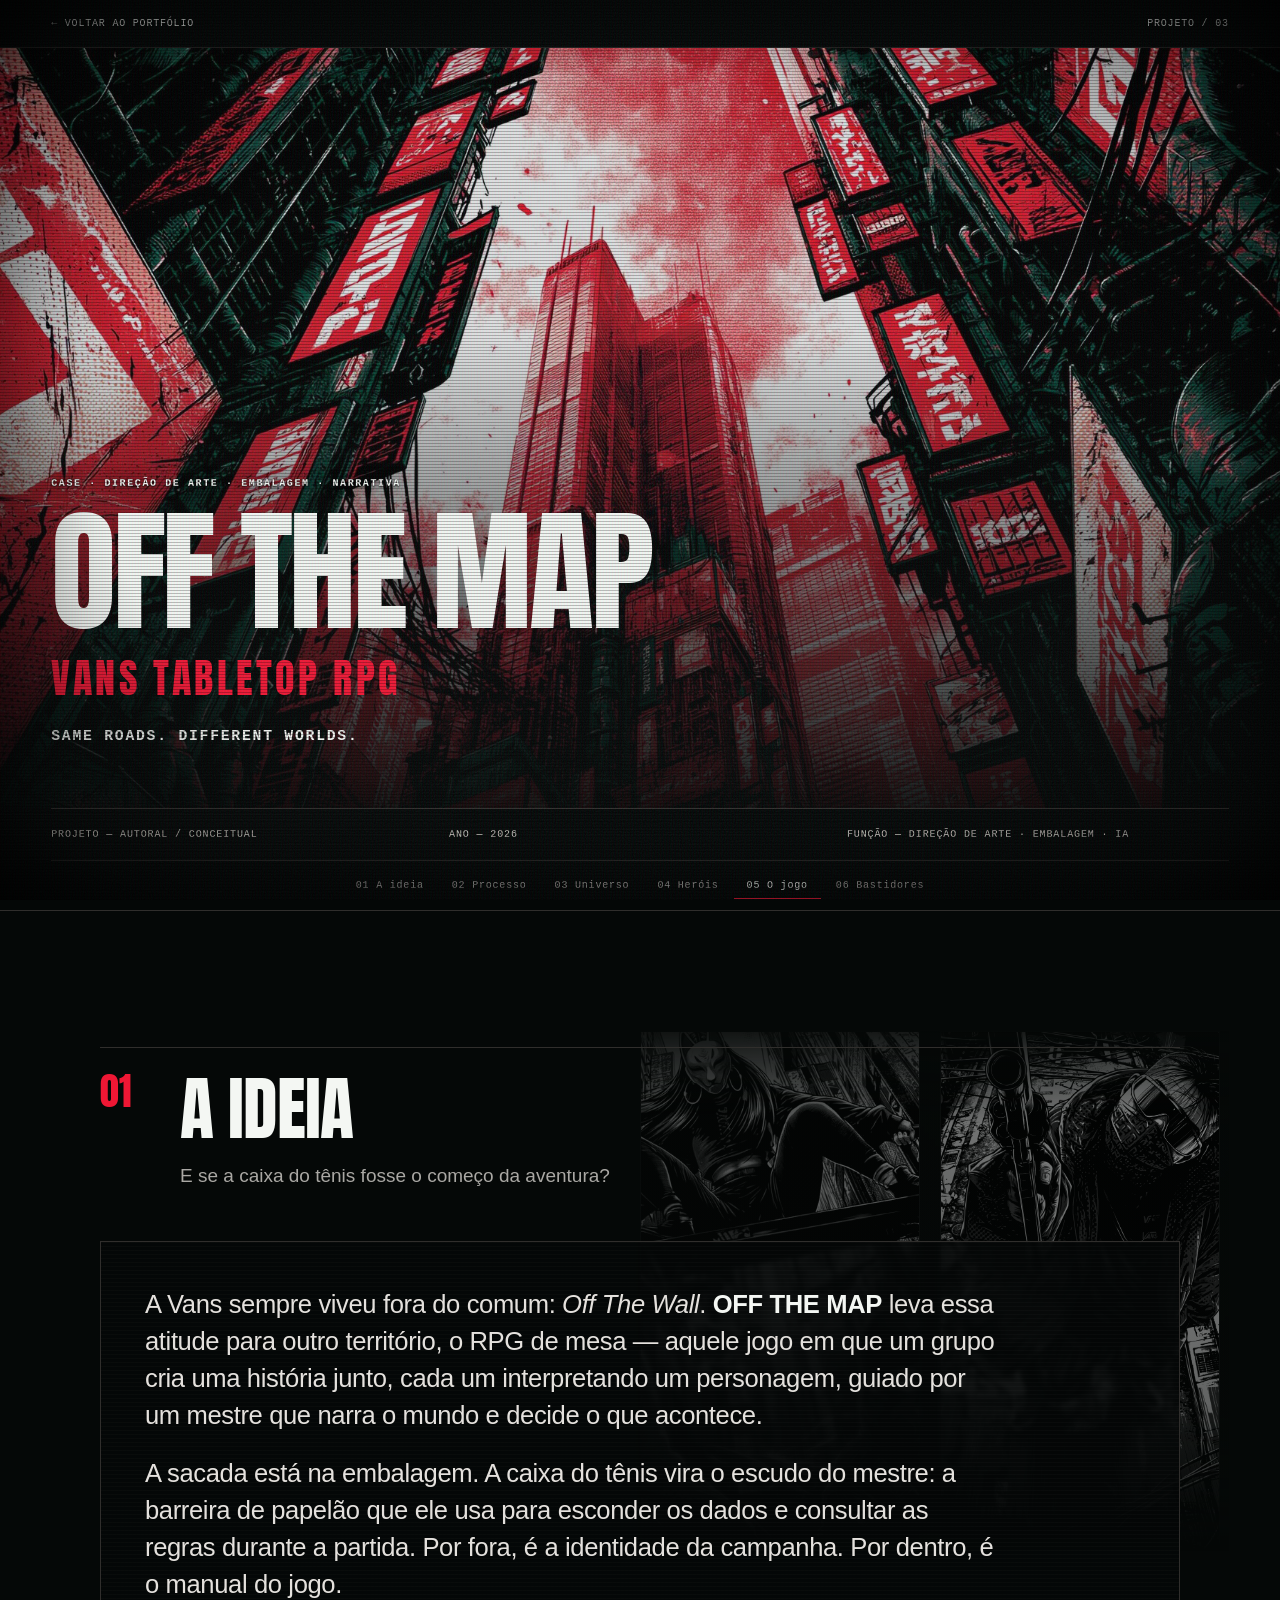
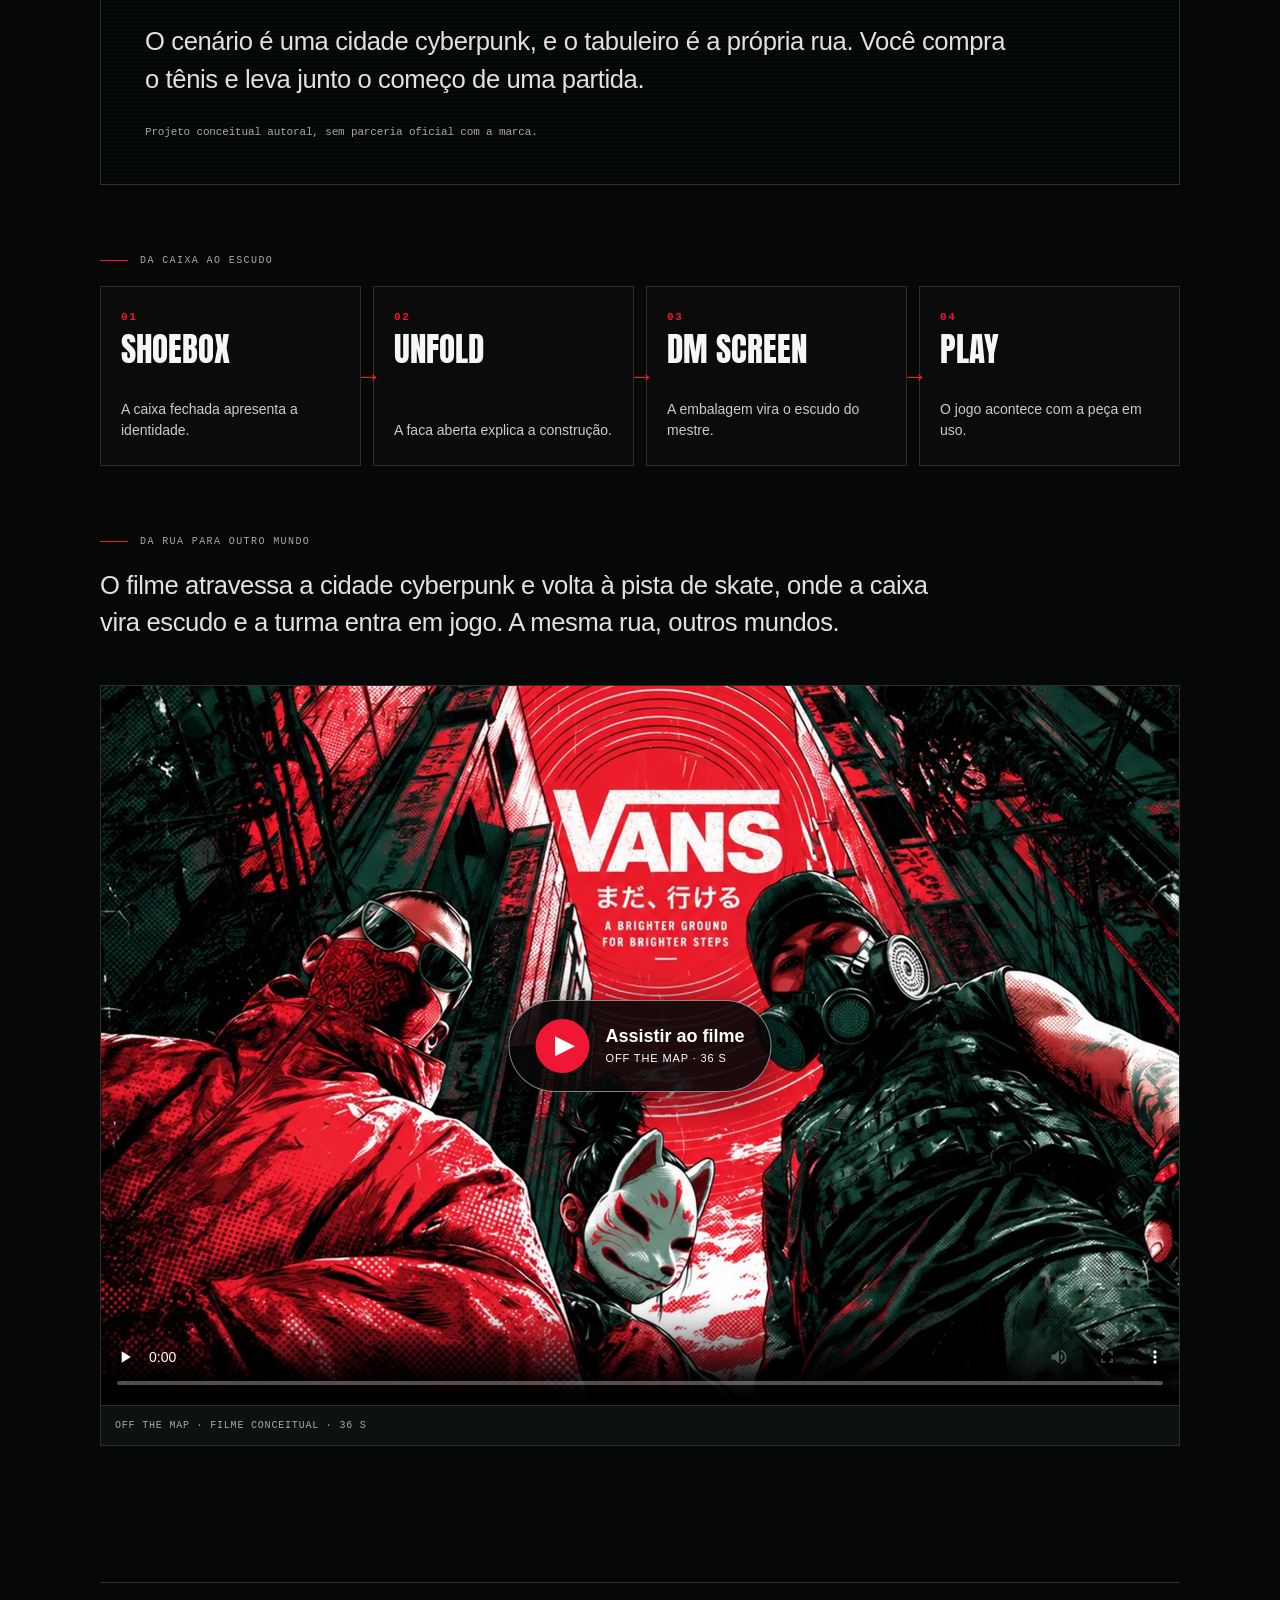
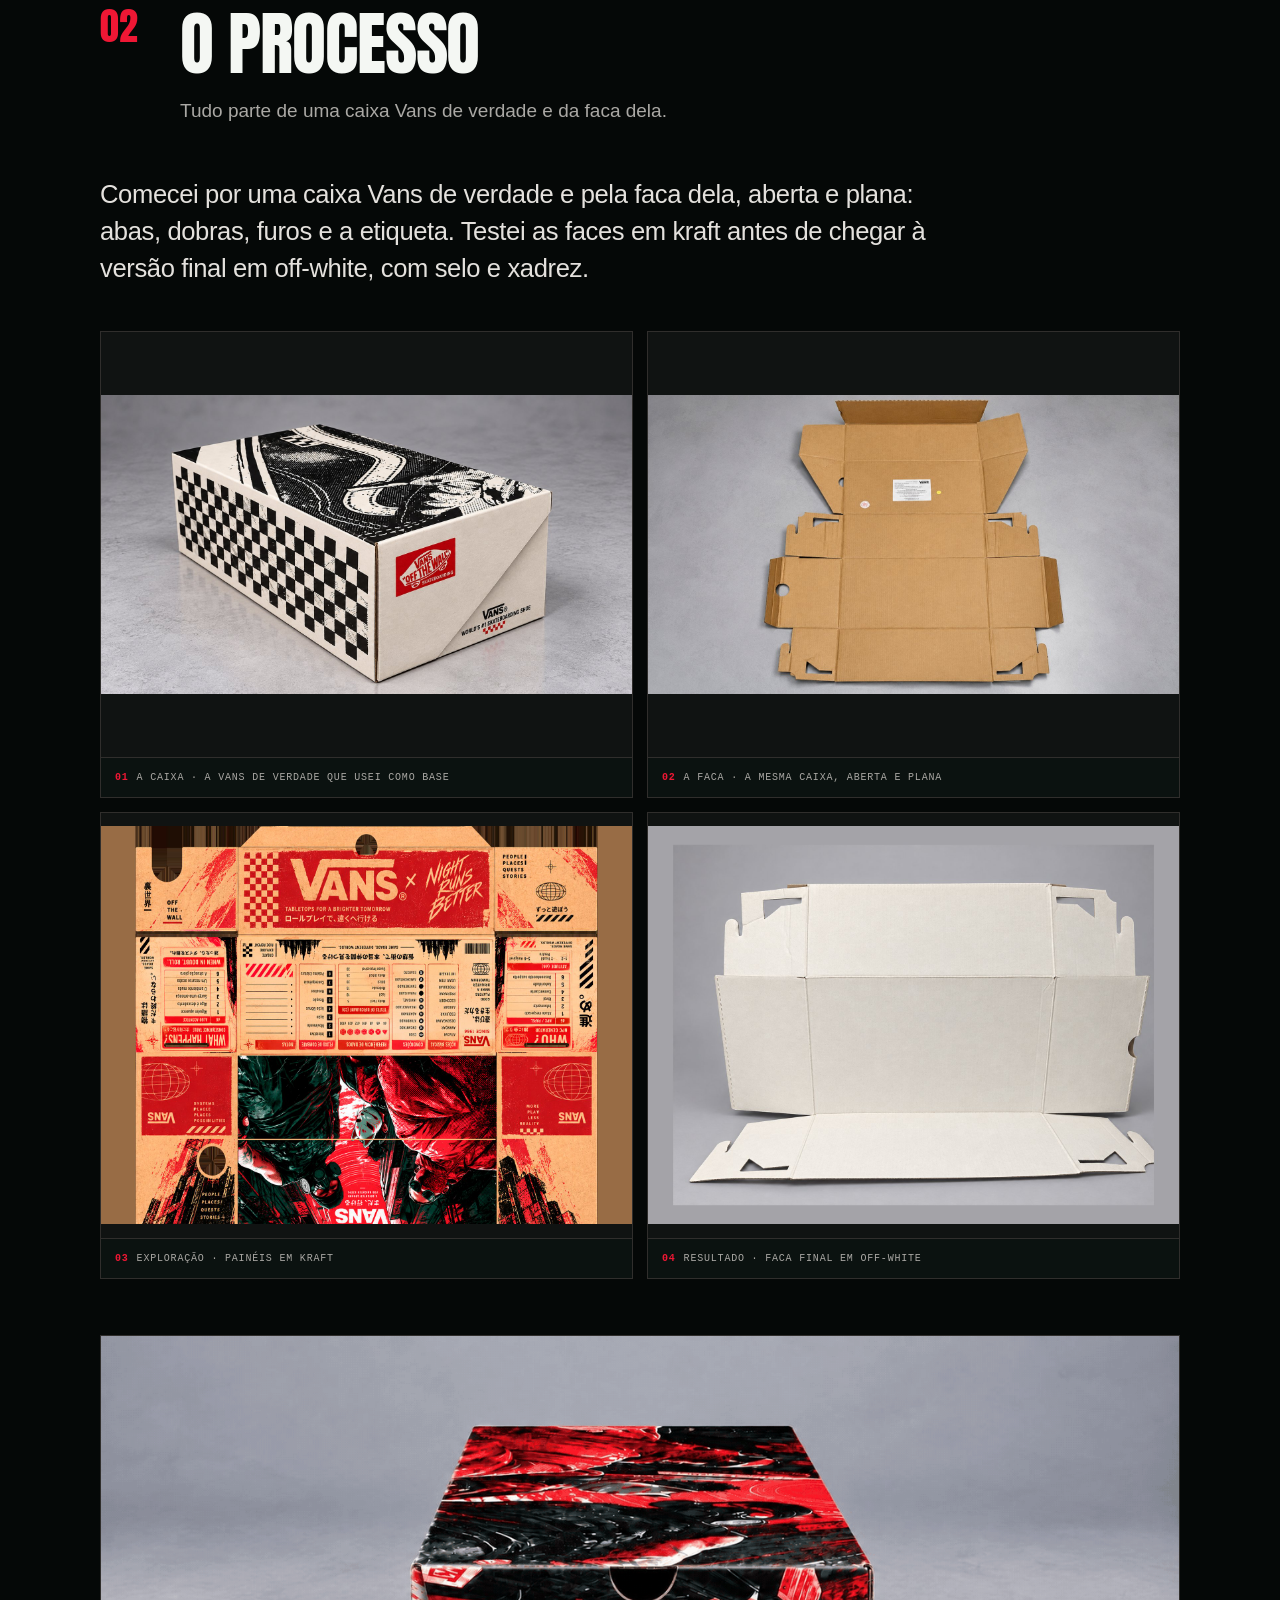
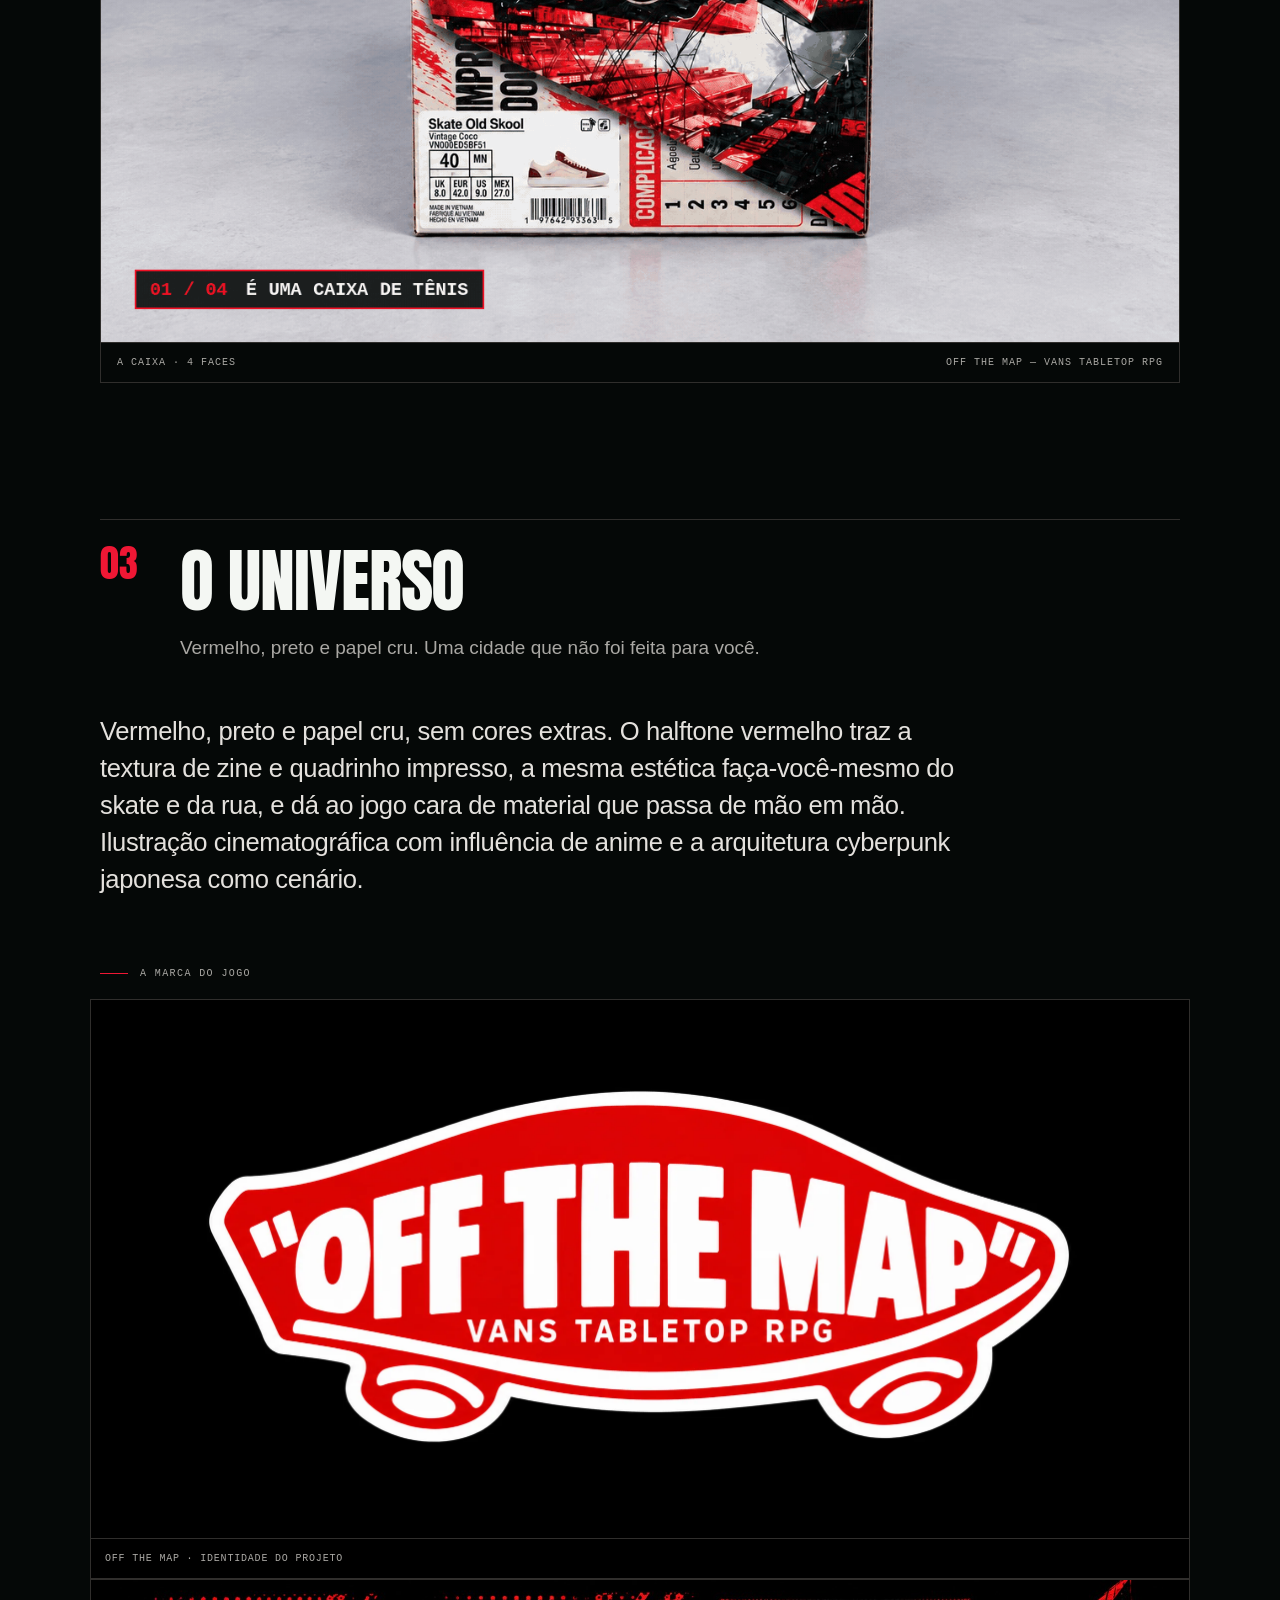
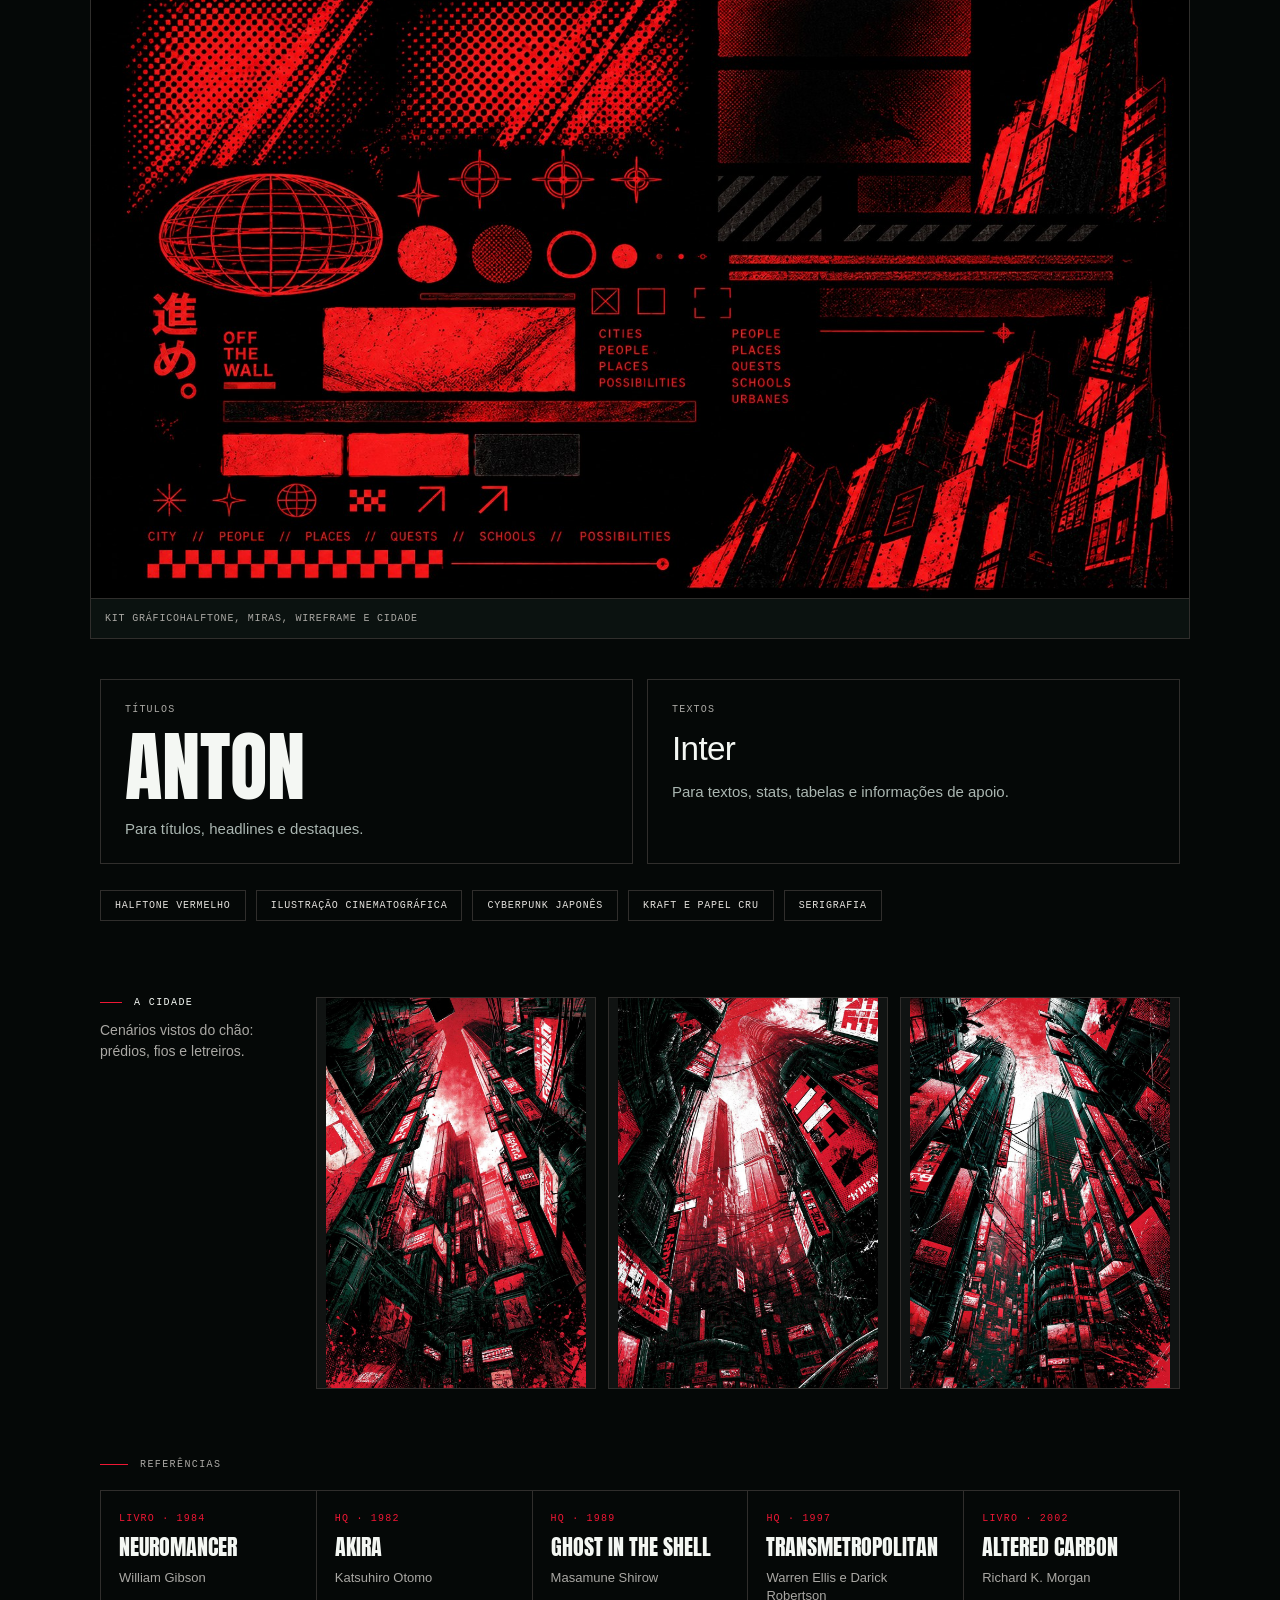
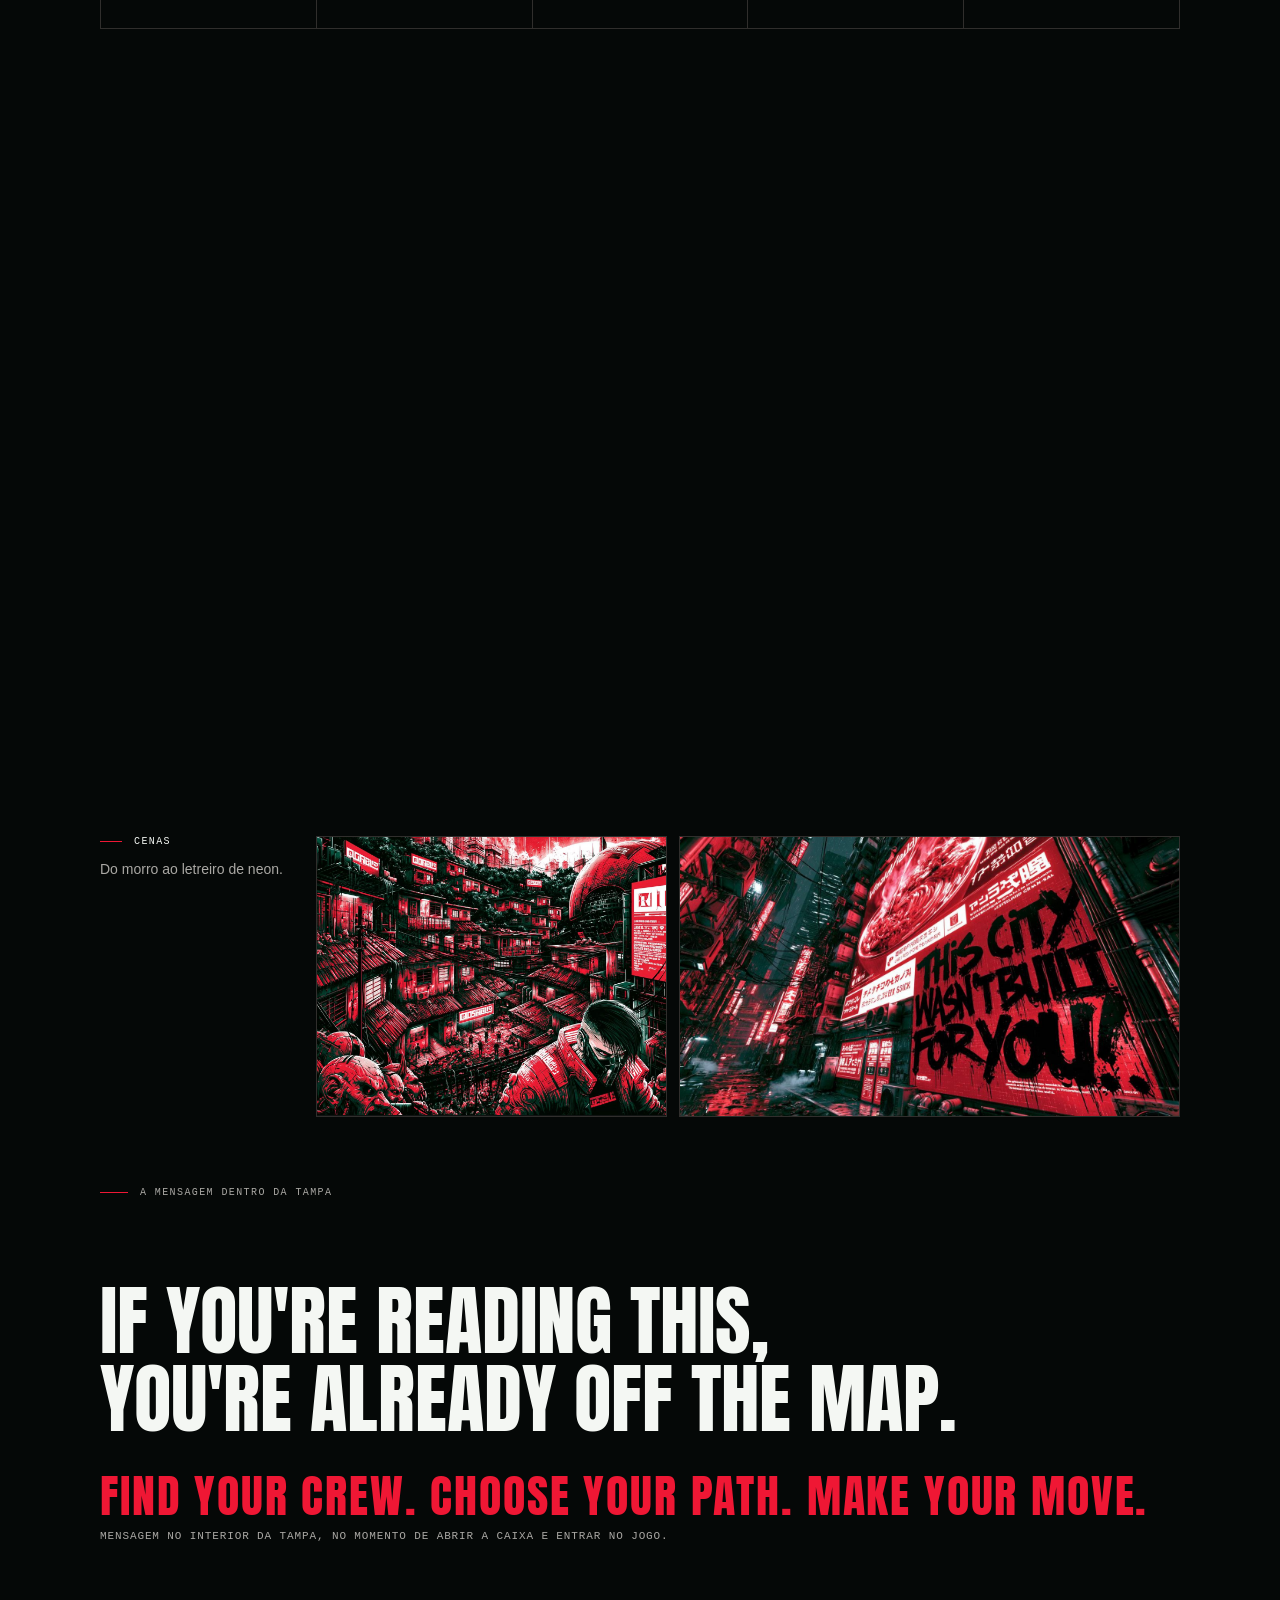
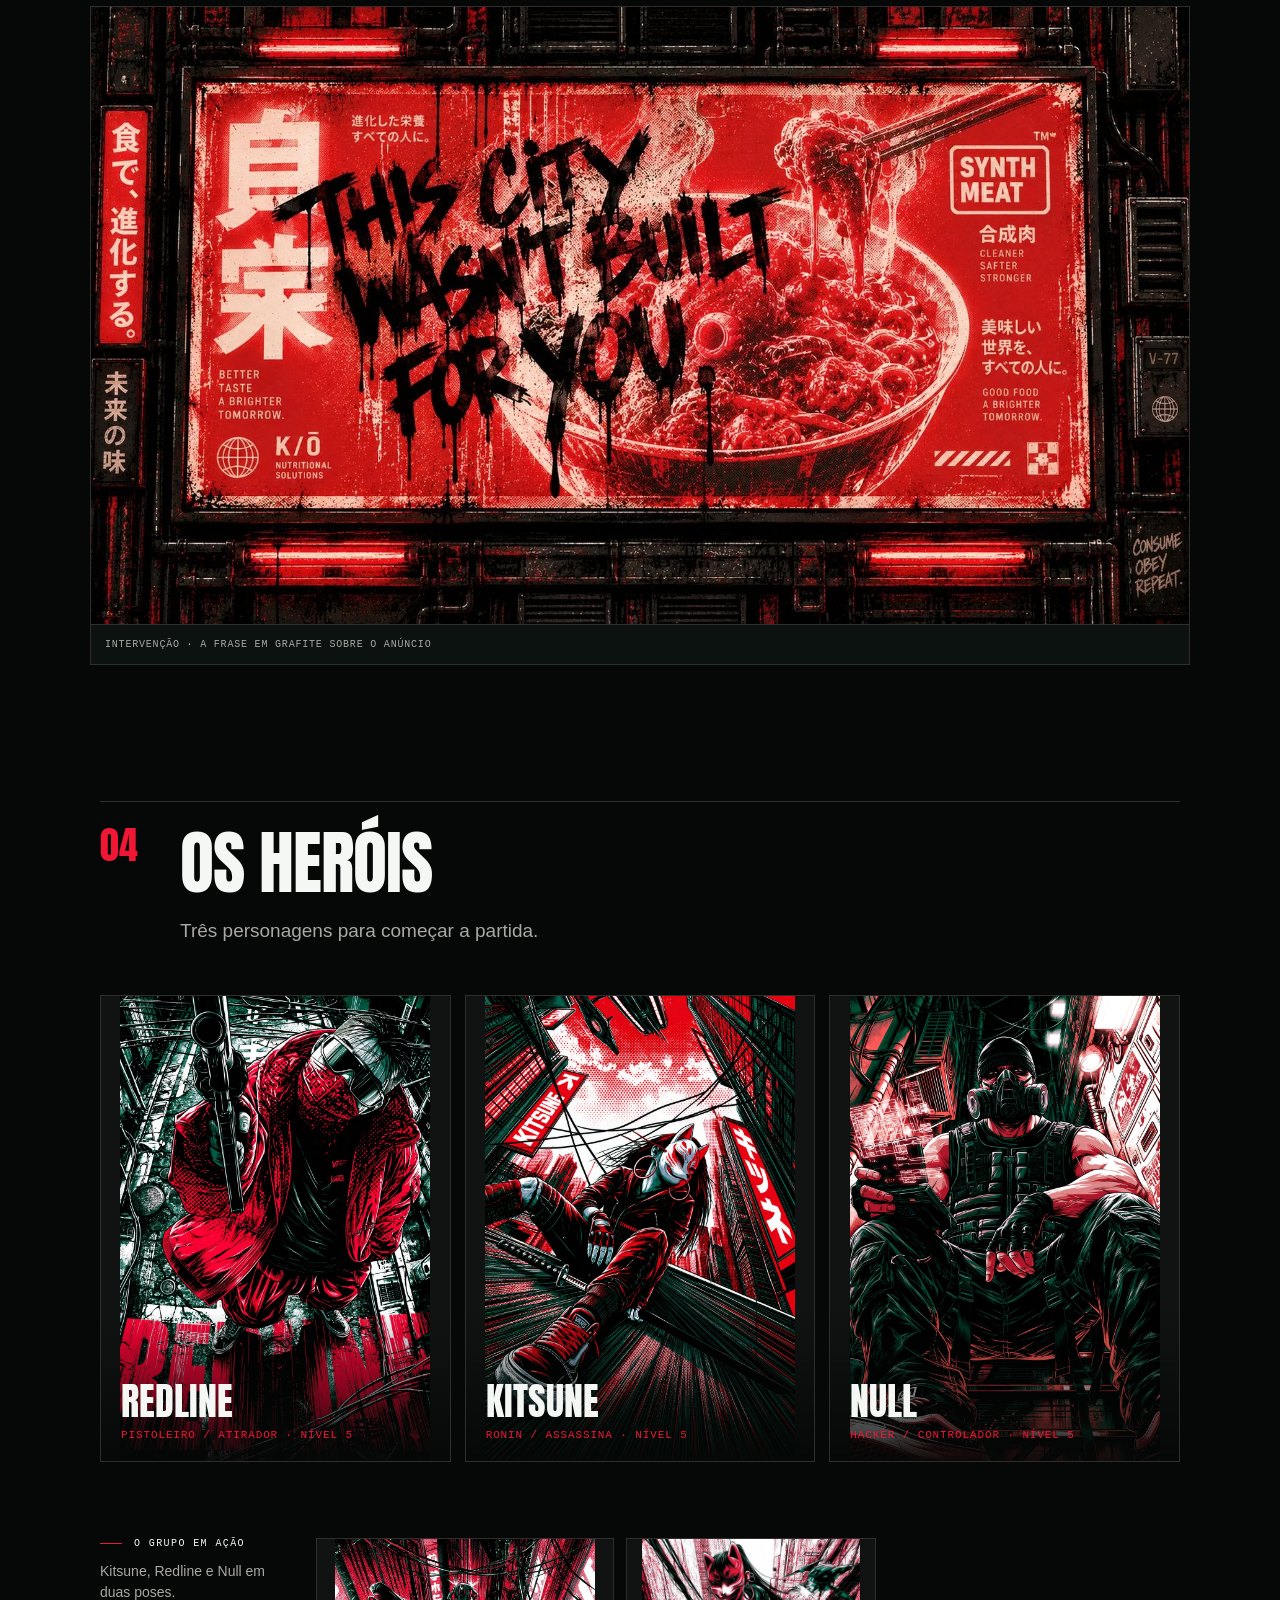
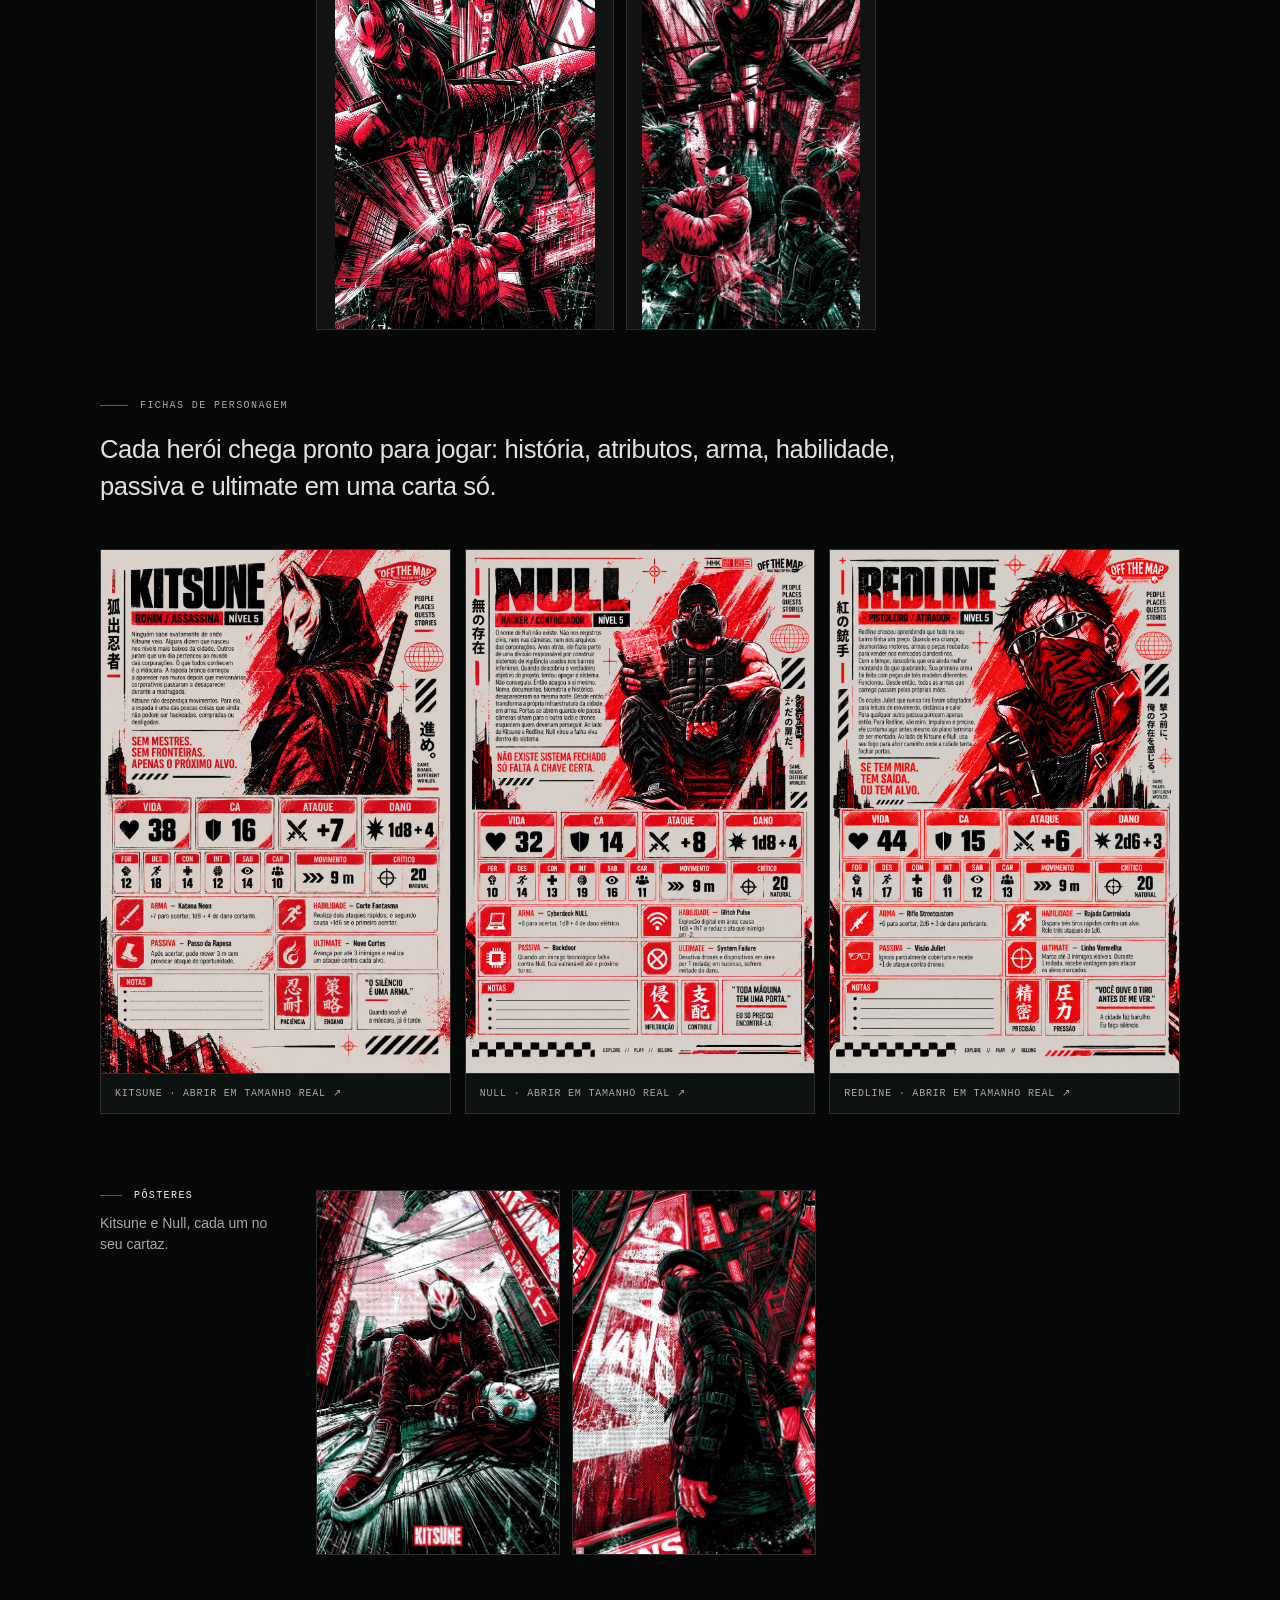
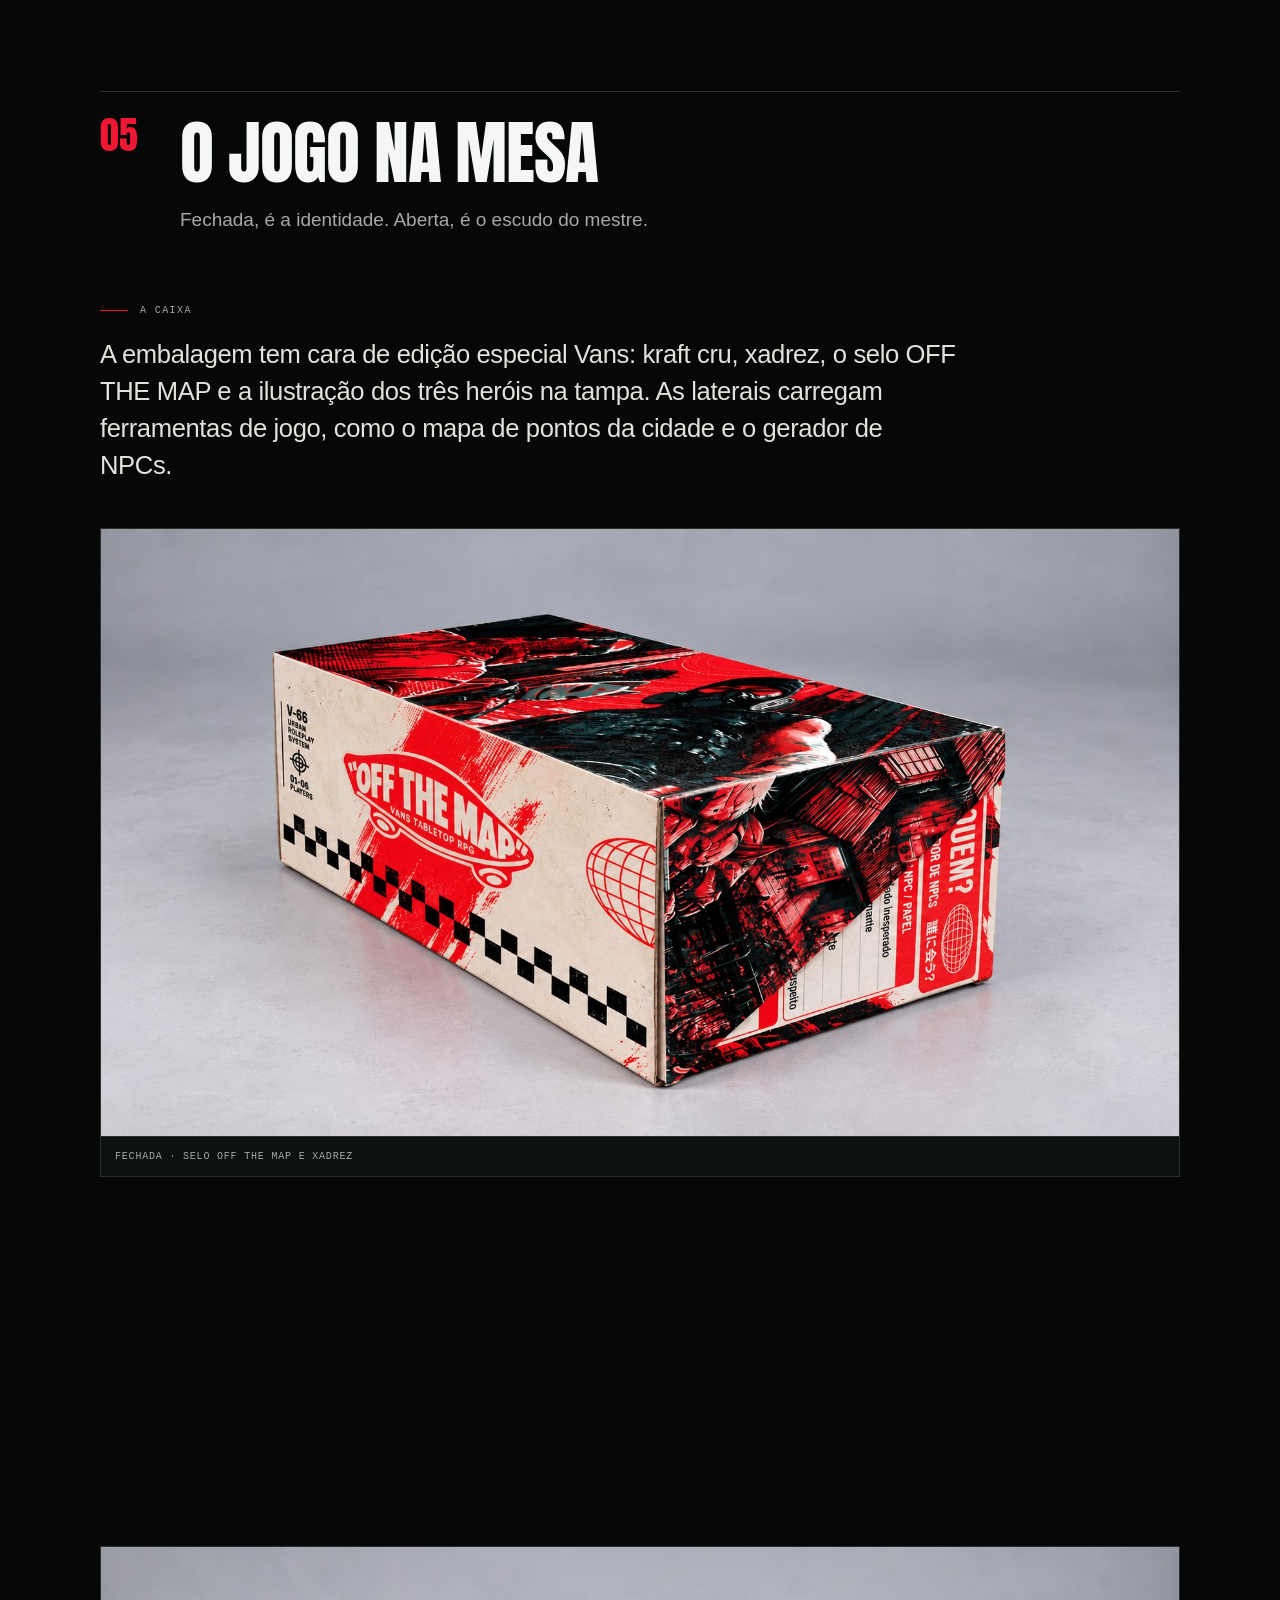
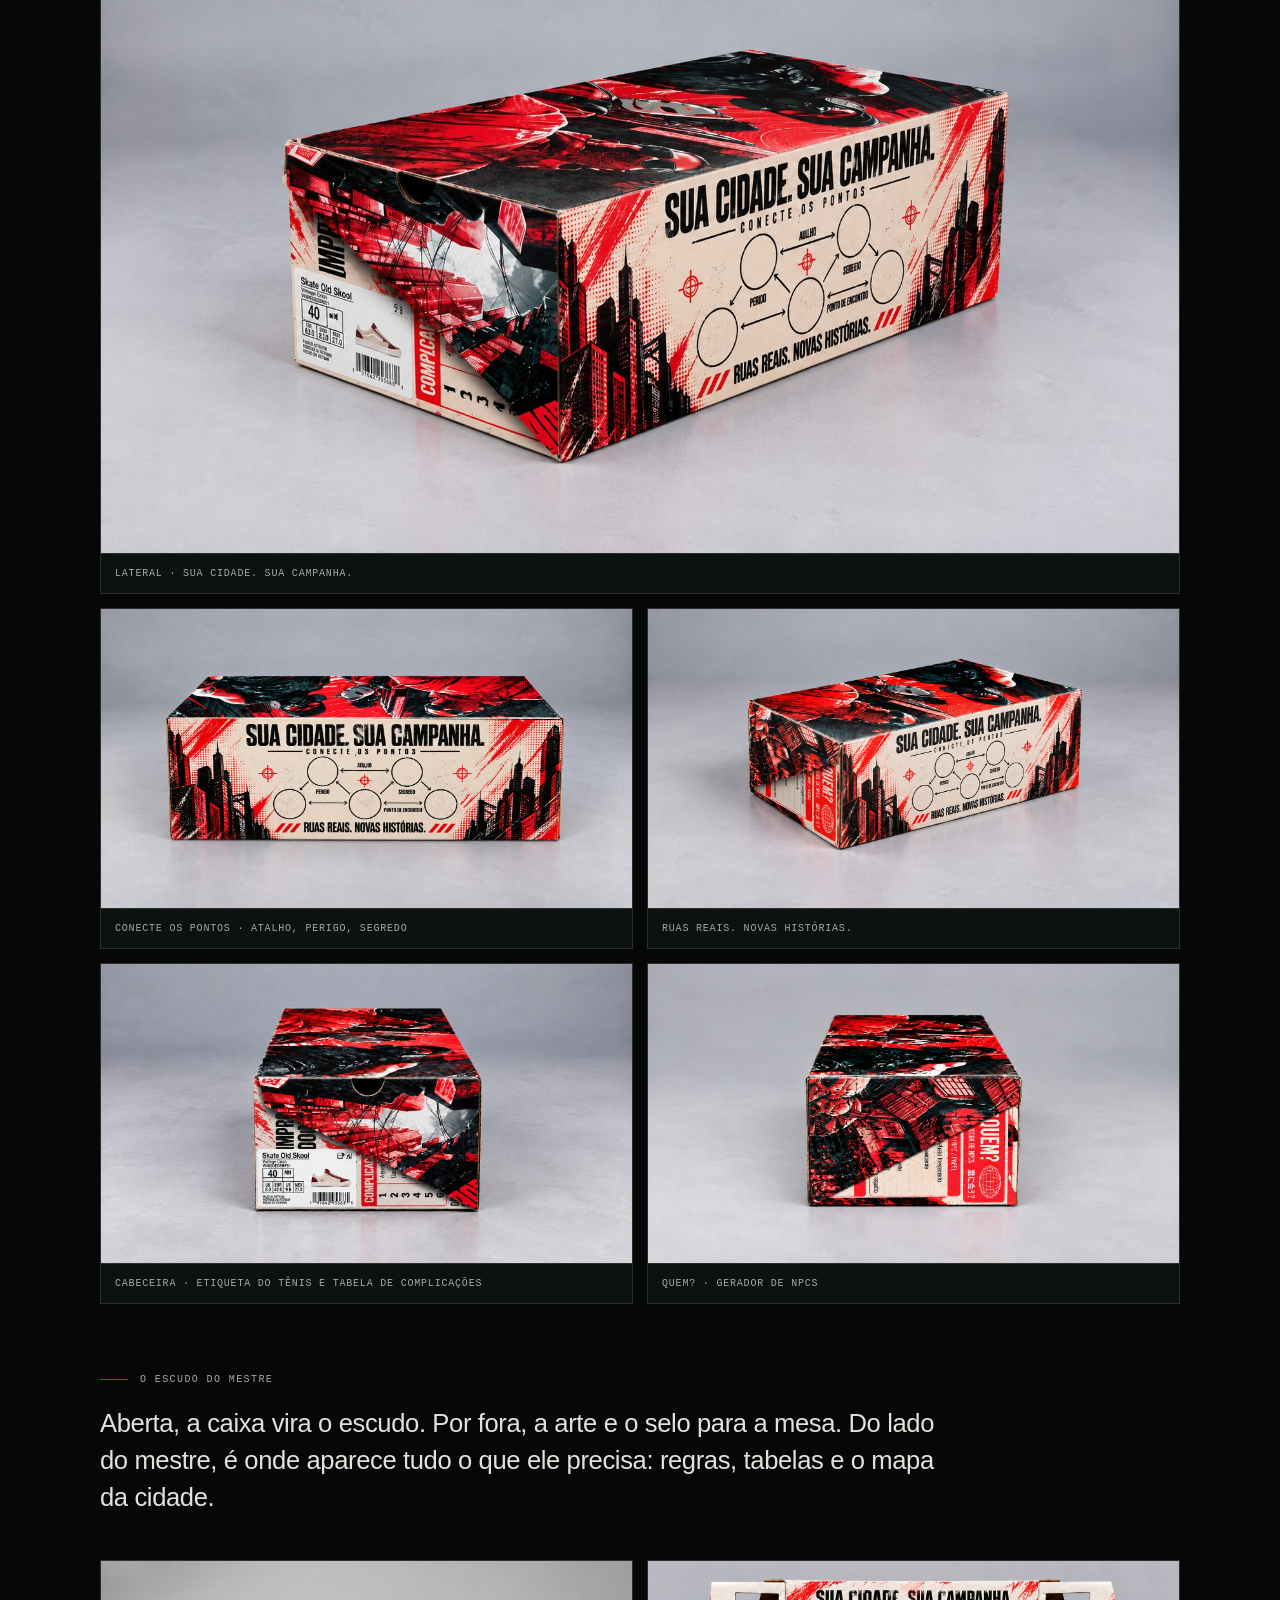
<file: vans-rpg/index.html>
<!doctype html>
<html lang="pt-BR">
<head>
<meta charset="utf-8">
<meta name="viewport" content="width=device-width,initial-scale=1">
<meta name="description" content="OFF THE MAP — Vans Tabletop RPG: uma caixa de tênis que vira o escudo do mestre de um RPG urbano e cyberpunk. Projeto autoral de Renan Damazio.">
<meta property="og:title" content="OFF THE MAP — Vans Tabletop RPG | Renan Damazio">
<meta property="og:description" content="Uma caixa de tênis que vira o escudo do mestre de um RPG urbano e cyberpunk, feito para jogar na rua.">
<meta property="og:image" content="https://renandamazio.com.br/assets/vans-rpg/vans-rpg-capa-cidade-1200.jpg">
<meta property="og:type" content="website">
<title>OFF THE MAP — Vans Tabletop RPG — Renan Damazio</title>
<link rel="preconnect" href="https://fonts.googleapis.com">
<link rel="preconnect" href="https://fonts.gstatic.com" crossorigin>
<link rel="stylesheet" href="https://fonts.googleapis.com/css2?family=Anton&display=swap">
<link rel="stylesheet" href="glitch.css?v=1">
<style>
:root{--bg:#050807;--fg:#f4f7f3;--muted:#9a9894;--line:#262524;--red:#ef1734;--red-dark:#a80f23;--paper:#dcd6d2;--ink:#0b0b0b;--pad:clamp(20px,4vw,64px);--mono:"Courier New",monospace;--sans:Arial,Helvetica,sans-serif;--display:"Anton",Impact,"Arial Narrow",Arial,sans-serif}
*{box-sizing:border-box}html{scroll-behavior:smooth}body{margin:0;background:var(--bg);color:var(--fg);font-family:var(--sans)}a{color:inherit;text-decoration:none}::selection{background:var(--red);color:#050807}
.top{position:sticky;top:0;z-index:10;display:flex;justify-content:space-between;align-items:center;padding:18px var(--pad);background:rgba(5,8,7,.92);backdrop-filter:blur(12px);border-bottom:1px solid var(--line);font:10px var(--mono);letter-spacing:.08em}
.top a{transition:opacity .2s}.top a:hover{opacity:.65}

/* HERO */
.hero{position:relative;min-height:calc(100vh - 54px);display:flex;flex-direction:column;justify-content:flex-end;padding:90px var(--pad) 48px;overflow:hidden;isolation:isolate}
.hero-bg{position:absolute;inset:0;z-index:-2;background:#050807 url("../assets/vans-rpg/vans-rpg-capa-cidade-2000.jpg") center/cover no-repeat;transform:scale(1.04);animation:drift 22s ease-in-out infinite alternate}
.hero::after{content:"";position:absolute;inset:0;z-index:-1;background:linear-gradient(180deg,rgba(5,8,7,.25) 0%,rgba(5,8,7,.15) 35%,rgba(5,8,7,.92) 88%,#050807 100%)}
@keyframes drift{from{transform:scale(1.04) translateY(0)}to{transform:scale(1.1) translateY(-1.5%)}}
.eyebrow{font:700 11px var(--mono);letter-spacing:.2em;color:var(--fg);margin:0 0 18px;text-shadow:0 0 14px rgba(5,8,7,.95),0 1px 2px rgba(5,8,7,.9)}
.title{margin:0;font-family:var(--display);font-weight:400;font-size:clamp(84px,18vw,300px);line-height:.86;letter-spacing:-.01em;text-transform:uppercase}
.subtitle{margin:18px 0 0;font-family:var(--display);font-weight:400;font-size:clamp(26px,4.2vw,64px);letter-spacing:.14em;color:var(--red);text-transform:uppercase}
.tagline{margin:26px 0 0;font:700 clamp(14px,1.6vw,22px) var(--mono);letter-spacing:.14em;text-transform:uppercase}

/* META */
.meta-wrap{padding:0 var(--pad)}
.meta{display:grid;grid-template-columns:repeat(3,1fr);gap:20px;border-block:1px solid rgba(239,23,52,.5);padding:15px 0;font:11px var(--mono);font-weight:700;letter-spacing:.08em;overflow:hidden}
.meta span{color:var(--red);opacity:0;transform:translateX(-90px);filter:blur(1.2px);text-shadow:0 0 5px rgba(239,23,52,.9),0 0 16px rgba(239,23,52,.6),0 0 30px rgba(239,23,52,.35);animation:slide 1.65s cubic-bezier(.18,.78,.18,1) forwards}
.meta span:nth-child(2){animation-delay:.22s}.meta span:nth-child(3){animation-delay:.44s}
@keyframes slide{0%{opacity:0;transform:translateX(-90px);filter:blur(3px)}58%{opacity:1;transform:translateX(10px);filter:blur(0)}100%{opacity:1;transform:translateX(0);filter:blur(0)}}

main{padding:0 var(--pad) 110px}
/* GIF EM DESTAQUE */
.spin{margin:56px 0 0;border:1px solid var(--line);background:#050807}
.spin img{display:block;width:100%;height:auto;aspect-ratio:16/9;object-fit:cover}
.spin figcaption{display:flex;justify-content:space-between;gap:14px;padding:12px 16px;border-top:1px solid var(--line);font:10px var(--mono);letter-spacing:.1em;color:var(--muted);text-transform:uppercase}
.label{margin:96px 0 22px;font:10px var(--mono);letter-spacing:.1em;color:var(--muted);border-top:1px solid var(--line);padding-top:12px}
.display{font-family:var(--display);font-weight:400;text-transform:uppercase;line-height:1}

/* IDEIA */
.copy{max-width:1100px;margin:0 0 20px}
.copy p{font-size:clamp(20px,2.2vw,34px);line-height:1.24;letter-spacing:-.02em;color:#e4e1dd;margin:0 0 .8em}
.copy strong{color:var(--fg)}
.copy p.note,.note{font:10px/1.5 var(--mono);letter-spacing:.04em;color:var(--muted);opacity:.6;margin:28px 0 0;max-width:none;text-transform:none}

.ident{margin:0 0 40px;border:1px solid var(--line)}
.ident-board{background:var(--paper);padding:clamp(18px,4vw,56px)}
.ident-board img{display:block;width:100%;max-width:760px;height:auto;margin:0 auto}
.ident figcaption,.shield figcaption{padding:12px 16px;border-top:1px solid var(--line);font:10px var(--mono);letter-spacing:.1em;color:var(--muted);text-transform:uppercase}
.shields{display:grid;grid-template-columns:1fr 1fr;gap:14px}
.shield{margin:0;border:1px solid var(--line);background:#050807}
.shield img{display:block;width:100%;height:auto;aspect-ratio:16/9;object-fit:cover}
@media(max-width:760px){.shields{grid-template-columns:1fr}}

.proc{display:grid;grid-template-columns:1fr 1fr;gap:18px;counter-reset:p}
.proc .shot img{aspect-ratio:4/3;object-fit:cover}
.proc .shot figcaption b{color:var(--red);margin-right:8px}
.wide{margin-top:18px}
.proc .proc-169 img{aspect-ratio:16/9}
.wide img{aspect-ratio:auto}
.decis{display:grid;grid-template-columns:repeat(3,1fr);gap:14px}
.dec{border:1px solid var(--line);background:var(--ink);padding:24px 22px 26px;display:flex;flex-direction:column;gap:12px}
.dec b{font:700 11px var(--mono);letter-spacing:.14em;color:var(--red)}
.dec h3{margin:0;font-family:var(--display);font-weight:400;font-size:clamp(24px,2.3vw,34px);line-height:1.05;text-transform:uppercase}
.dec p{margin:0;font-size:15px;line-height:1.45;color:#cfcbc6}
.usar{display:grid;grid-template-columns:1fr 1fr;gap:18px;margin-top:18px;align-items:start}
.usar .shot img{aspect-ratio:auto}
.ad{margin:18px 0 0}
.ficha{display:grid;grid-template-columns:repeat(2,1fr);border:1px solid var(--line)}
.ficha div{padding:18px 20px;border-bottom:1px solid var(--line)}
.ficha div:nth-child(odd){border-right:1px solid var(--line)}
.ficha small{display:block;font:10px var(--mono);letter-spacing:.12em;color:var(--red);margin-bottom:8px}
.ficha p{margin:0;font-size:15px;line-height:1.45;color:#e4e1dd}
.talk{margin-top:40px;display:flex;flex-wrap:wrap;gap:14px 28px;align-items:center;justify-content:space-between;border:1px solid var(--red);padding:clamp(22px,3vw,40px)}
.talk h2{margin:0;font-family:var(--display);font-weight:400;font-size:clamp(34px,5vw,72px);line-height:1;text-transform:uppercase}
.talk nav{display:flex;flex-wrap:wrap;gap:10px}
.talk a{font:700 12px var(--mono);letter-spacing:.1em;border:1px solid var(--fg);padding:12px 16px;color:var(--fg);text-decoration:none}
.talk a:first-child{background:var(--red);border-color:var(--red);color:#050807}
.talk a:hover{background:var(--fg);color:#050807}
@media(max-width:900px){.decis{grid-template-columns:1fr 1fr}}
@media(max-width:640px){.proc,.usar,.decis,.ficha{grid-template-columns:1fr}.ficha div:nth-child(odd){border-right:0}}



/* CAPITULOS */
.credits{padding-top:110px}.credits h3.sub{margin-top:0}
.cnav{position:sticky;top:var(--toph,50px);z-index:9;display:flex;gap:6px;overflow-x:auto;padding:10px var(--pad);background:rgba(5,8,7,.92);backdrop-filter:blur(12px);border-bottom:1px solid var(--line);font:10px var(--mono);letter-spacing:.08em;scrollbar-width:none}
.cnav::-webkit-scrollbar{display:none}
.cnav a{white-space:nowrap;padding:7px 12px;border:1px solid var(--line);color:var(--muted);transition:.2s}
.cnav a.on{background:var(--red);border-color:var(--red);color:#050807}
.chap{padding-top:110px;scroll-margin-top:110px}
.chap-h{display:grid;grid-template-columns:auto 1fr;column-gap:28px;align-items:end;border-top:1px solid var(--line);padding-top:28px;margin-bottom:48px}
.chap-n{grid-row:1/3;font:clamp(72px,12vw,180px)/.8 var(--display);color:var(--red)}
.chap-h h2{margin:0;font:clamp(40px,6.5vw,104px)/.95 var(--display);text-transform:uppercase}
.chap-h p{margin:14px 0 0;max-width:640px;color:var(--muted);font-size:clamp(15px,1.4vw,20px);line-height:1.45}
h3.sub{margin:80px 0 22px;font:10px var(--mono);letter-spacing:.14em;text-transform:uppercase;color:var(--muted);display:flex;gap:12px;align-items:center}
h3.sub::before{content:"";width:28px;height:1px;background:var(--red)}
.chap @media(max-width:640px){.chap{padding-top:72px}.chap-h{grid-template-columns:1fr}.chap-n{grid-row:auto;margin-bottom:12px}h3.sub{margin-top:56px}}

/* neon vermelho so em algumas secoes */
.chap-n{transition:text-shadow .3s}
#ideia .chap-n,#universo .chap-n,#jogo .chap-n{text-shadow:0 0 8px rgba(239,23,52,.85),0 0 28px rgba(239,23,52,.55),0 0 60px rgba(239,23,52,.35)}
.chap-h.in h2{animation:h2glitch .5s steps(1,end) 1}
@keyframes h2glitch{0%{transform:translateX(0)}12%{transform:translateX(-4px);text-shadow:3px 0 var(--red),-3px 0 #fff}24%{transform:translateX(3px);clip-path:inset(30% 0 40% 0)}36%{transform:translateX(-2px);clip-path:none}48%{transform:translateX(2px);text-shadow:-2px 0 var(--red)}60%,100%{transform:none;text-shadow:none;clip-path:none}}
@media(prefers-reduced-motion:reduce){.chap-h.in h2{animation:none}}

.refs{display:grid;grid-template-columns:repeat(5,minmax(0,1fr));gap:1px;background:var(--line);border:1px solid var(--line)}
.refs div{background:var(--bg);padding:22px 18px}
.refs small,.refs-games small{display:block;font:10px var(--mono);letter-spacing:.12em;color:var(--red);margin-bottom:12px}
.refs b{display:block;overflow-wrap:anywhere;font:clamp(18px,1.7vw,26px)/1.05 var(--display);text-transform:uppercase;font-weight:400}
.refs p{margin:10px 0 0;color:var(--muted);font-size:13px;line-height:1.4}
.refs-games{margin:18px 0 0;font:12px var(--mono);letter-spacing:.08em;color:var(--muted);text-transform:uppercase}
.refs-games small{display:inline;margin:0 14px 0 0}
@media(max-width:900px){.refs{grid-template-columns:repeat(2,1fr)}}
@media(max-width:640px){.refs{grid-template-columns:1fr}}


/* GALERIAS */
.gal{display:grid;grid-template-columns:240px minmax(0,1fr);gap:40px;margin:72px 0 0;align-items:start}
.gal-t{position:sticky;top:130px}
.gal-t h3{margin:0;font:10px var(--mono);letter-spacing:.14em;text-transform:uppercase;color:var(--fg);display:flex;gap:12px;align-items:center}
.gal-t h3::before{content:"";width:22px;height:1px;background:var(--red)}
.gal-t p{margin:12px 0 0;color:var(--muted);font-size:14px;line-height:1.5}
.rows{--h:260px;display:flex;flex-wrap:wrap;gap:10px}
.rows .vis-i{margin:0;flex:var(--ar) 1 calc(var(--ar)*var(--h));min-width:0;border:1px solid var(--line);background:#050807}
.rows .vis-i img{display:block;width:100%;height:auto}
.rows.stack{flex-direction:column;flex-wrap:nowrap}.rows.stack .vis-i{flex:none}
main img{cursor:zoom-in}
.lb{position:fixed;inset:0;z-index:100;display:none;align-items:center;justify-content:center;background:rgba(5,8,7,.95);backdrop-filter:blur(8px);padding:56px 64px 64px}
.lb.on{display:flex}
.lb img{max-width:100%;max-height:100%;object-fit:contain;cursor:zoom-out;box-shadow:0 0 0 1px var(--line)}
.lb button{position:absolute;background:none;border:1px solid var(--line);color:var(--fg);font:12px var(--mono);letter-spacing:.1em;padding:10px 14px;cursor:pointer;transition:.2s}
.lb button:hover{background:var(--red);border-color:var(--red);color:#050807}
.lb .x{top:14px;right:14px}.lb .pv{left:14px;top:50%;transform:translateY(-50%)}.lb .nx{right:14px;top:50%;transform:translateY(-50%)}
.lb .ct{position:absolute;left:0;right:0;bottom:18px;text-align:center;font:10px var(--mono);letter-spacing:.12em;color:var(--muted);text-transform:uppercase;padding:0 70px}
@media(max-width:900px){.gal{grid-template-columns:1fr;gap:16px}.gal-t{position:static}.rows{--h:150px}}
@media(max-width:640px){.lb{padding:52px 10px 56px}.lb .pv,.lb .nx{top:auto;bottom:10px;transform:none}}
/* TRANSFORMACAO */
.steps{display:grid;grid-template-columns:repeat(4,1fr);gap:14px;margin-top:8px}
.step{position:relative;background:var(--ink);border:1px solid var(--line);padding:26px 24px 28px;min-height:230px;display:flex;flex-direction:column;gap:10px}
.step:not(:last-child)::after{content:"→";position:absolute;right:-22px;top:50%;transform:translateY(-50%);z-index:2;font:700 26px var(--sans);color:var(--red)}
.step b{font:700 11px var(--mono);letter-spacing:.14em;color:var(--red)}
.step h3{margin:0;font-family:var(--display);font-weight:400;font-size:clamp(34px,3.6vw,56px);line-height:1;text-transform:uppercase}
.step p{margin:auto 0 0;font-size:16px;line-height:1.4;color:#cfcbc6}

/* RUA */
.chips{display:flex;flex-wrap:wrap;gap:12px;margin-top:34px}
.chips span{font-family:var(--display);font-size:clamp(20px,2.2vw,32px);letter-spacing:.04em;text-transform:uppercase;border:2px solid var(--red);border-radius:999px;padding:10px 26px}

/* HEROIS */
.heroes{display:grid;grid-template-columns:repeat(3,1fr);gap:18px}
.hero-card{margin:0;position:relative;overflow:hidden;border:1px solid var(--line);background:#0b1210}
.hero-card img{display:block;width:100%;aspect-ratio:2/3;object-fit:cover;transition:transform .8s cubic-bezier(.2,.8,.2,1),filter .4s}
.hero-card:hover img{transform:scale(1.05);filter:saturate(1.15)}
.hero-card figcaption{position:absolute;left:0;right:0;bottom:0;padding:70px 20px 20px;background:linear-gradient(180deg,rgba(5,8,7,0),rgba(5,8,7,.94))}
.hero-card h3{margin:0;font-family:var(--display);font-weight:400;font-size:clamp(40px,4.4vw,72px);line-height:1;text-transform:uppercase}
.hero-card p{margin:8px 0 0;font:11px var(--mono);letter-spacing:.08em;color:var(--red);text-transform:uppercase}


/* FICHAS + CAIXA */
.sheets{display:grid;grid-template-columns:repeat(3,1fr);gap:18px}
.sheet{margin:0;display:block;border:1px solid var(--line);background:#0b1210;overflow:hidden}
.sheet img{display:block;width:100%;height:auto;transition:transform .6s cubic-bezier(.2,.8,.2,1)}
.sheet:hover img{transform:scale(1.03)}
.sheet figcaption{padding:12px 14px;font:11px var(--mono);letter-spacing:.08em;color:var(--muted);text-transform:uppercase;border-top:1px solid var(--line)}
.shots{display:grid;gap:18px}
.shots .row2{display:grid;grid-template-columns:1fr 1fr;gap:18px}
.shot{margin:0;border:1px solid var(--line);background:#0b1210;overflow:hidden}
.shot img{display:block;width:100%;height:auto}
.shot figcaption{padding:12px 14px;font:11px var(--mono);letter-spacing:.08em;color:var(--muted);text-transform:uppercase;border-top:1px solid var(--line)}
@media(max-width:820px){.sheets,.shots .row2{grid-template-columns:1fr}}

/* DIRECAO DE ARTE */
.type-row{display:grid;grid-template-columns:1fr 1fr;gap:28px;margin-top:40px}
.type-box{border:1px solid var(--line);padding:26px}
.type-box small{display:block;font:10px var(--mono);letter-spacing:.12em;color:var(--muted);margin-bottom:14px}
.type-box .a{font-family:var(--display);font-size:clamp(48px,6vw,88px);line-height:1;text-transform:uppercase}
.type-box .b{font-size:clamp(22px,2.6vw,38px);line-height:1.2;letter-spacing:-.02em}
.type-box p{margin:12px 0 0;font-size:15px;line-height:1.45;color:#aab6b1}
.lang{display:flex;flex-wrap:wrap;gap:10px;margin-top:26px}
.lang span{font:700 11px var(--mono);letter-spacing:.08em;text-transform:uppercase;border:1px solid var(--line);padding:9px 14px;color:#e4e1dd}

/* NARRATIVA */
.lid{padding:clamp(30px,5vw,64px) 0}
.lid p{margin:0}
.lid .l1,.lid .l2{font-family:var(--display);font-size:clamp(40px,8.4vw,140px);line-height:1.02;text-transform:uppercase}
.lid .l3{margin-top:22px;font-family:var(--display);font-size:clamp(22px,3.6vw,56px);letter-spacing:.04em;color:var(--red);text-transform:uppercase}
.cap{margin:22px 0 0;font:11px var(--mono);letter-spacing:.08em;color:var(--muted)}
.city{background:var(--red);color:#050807;padding:clamp(34px,6vw,84px) clamp(22px,4vw,56px);margin-top:44px}
.city h2{margin:0;font-size:clamp(54px,11.5vw,190px);letter-spacing:-.005em}
.city p{margin:22px 0 0;font:700 12px var(--mono);letter-spacing:.1em;text-transform:uppercase}

/* PROXIMO */
.soon{border:1px dashed var(--red);padding:26px 28px;display:flex;gap:22px;align-items:center;justify-content:space-between}
.soon b{font:700 11px var(--mono);letter-spacing:.16em;color:var(--red);white-space:nowrap}
.soon p{margin:0;font-size:clamp(16px,1.6vw,22px);line-height:1.35;color:#e4e1dd}

.next{margin-top:90px;border-top:1px solid var(--line);padding-top:20px;display:flex;justify-content:space-between;font:10px var(--mono);color:var(--muted)}
.next a:hover{color:var(--fg)}

.reveal{opacity:0;transform:translateY(26px);transition:opacity .8s ease,transform .8s cubic-bezier(.2,.8,.2,1)}
.reveal.in{opacity:1;transform:none}

@media(max-width:900px){
  .steps{grid-template-columns:repeat(2,1fr)}
  .step:nth-child(2)::after{display:none}
  .heroes{grid-template-columns:1fr;max-width:520px}
  .type-row{grid-template-columns:1fr}
}
@media(max-width:620px){
  .hero{min-height:88vh;padding-top:70px}
  .meta{grid-template-columns:1fr;gap:10px}
  .steps{grid-template-columns:1fr}
  .step{min-height:0}
  .step::after{display:none}
  .soon{flex-direction:column;align-items:flex-start;gap:10px}
  .next{flex-direction:column;gap:12px}
  .label{margin-top:72px}
}
@media(prefers-reduced-motion:reduce){
  .hero-bg{animation:none;transform:none}
  .meta span{animation:none;opacity:1;transform:none;filter:none}
  .reveal{opacity:1;transform:none;transition:none}
}

/* OFF THE MAP — editorial redesign 2026-10-13 */
:root{--pad:clamp(20px,4vw,64px);--line:#302e2c;--muted:#aaa8a4}
.hero{min-height:min(760px,88svh);padding:100px max(var(--pad),calc((100vw - 1280px)/2)) 64px}
.hero-bg{animation:none;transform:none;background-position:center 43%}
.hero::after{background:linear-gradient(180deg,rgba(5,8,7,.12),rgba(5,8,7,.12) 38%,rgba(5,8,7,.94) 100%)}
.hero .title{font-size:clamp(70px,10.5vw,148px);line-height:.96;max-width:100%;letter-spacing:-.025em}
.hero .subtitle{font-size:clamp(24px,3.1vw,43px);margin-top:12px;letter-spacing:.09em}
.hero .tagline{font-size:clamp(12px,1.15vw,16px);margin-top:20px;letter-spacing:.12em}
.hero .eyebrow{font-size:10px;letter-spacing:.16em}
.meta-wrap,main{max-width:1408px;margin-inline:auto}
.meta{border-color:var(--line);font-weight:400;gap:16px;padding:20px 0}
.meta span{color:#d5d0c9;text-shadow:none;filter:none;transform:none;opacity:1;animation:none;font-size:10px}
.cnav{justify-content:center;gap:2px;padding-block:11px}
.cnav a{border:0;padding:8px 13px;font-size:10px}
.cnav a.on{background:transparent;border:0;color:var(--fg);box-shadow:inset 0 -1px var(--red)}
main{padding-bottom:100px}
.chap{padding-top:136px;scroll-margin-top:112px}
.chap-h{grid-template-columns:60px minmax(0,1fr);gap:10px 20px;padding-top:24px;margin-bottom:50px;align-items:start}
.chap-n{grid-row:1/3;font:38px/1 var(--display);color:var(--red);text-shadow:none!important}
.chap-h h2{font-size:clamp(44px,5.5vw,76px);line-height:1.04;letter-spacing:-.015em}
.chap-h p{grid-column:2;margin-top:6px;font-size:clamp(15px,1.5vw,19px);line-height:1.55}
.copy{max-width:720px;margin-bottom:44px}
.copy p{font-size:clamp(19px,2vw,27px);line-height:1.45;letter-spacing:-.015em}
.copy p.note{font-size:11px;opacity:1}
h3.sub{margin-top:70px;margin-bottom:20px}
.spin{max-width:1080px;margin:56px auto 0}
.spin img{object-fit:contain;aspect-ratio:auto;max-height:720px}
.spin figcaption,.shot figcaption,.sheet figcaption,.shield figcaption{font-size:10px;line-height:1.5}
.steps{gap:12px}
.step{min-height:180px;padding:24px 20px}
.step h3{font-size:clamp(26px,2.6vw,40px)}
.step p{font-size:14px;line-height:1.5}
.proc{gap:14px;max-width:1100px;margin-inline:auto}
.proc .shot img{aspect-ratio:5/4;object-fit:contain;background:#101312}
.proc .proc-169 img{aspect-ratio:5/4;object-fit:contain}
#universo>.shot{max-width:1100px;margin-inline:auto}
#universo>.shot img{max-height:680px;object-fit:contain;background:#101312}
.type-row{max-width:980px;gap:14px}
.type-box{padding:24px}
.lang span{font-size:10px;font-weight:400}
.decis{grid-template-columns:repeat(2,minmax(0,1fr));max-width:1100px}
.dec{padding:24px;min-height:190px}
.dec h3{font-size:clamp(25px,2.6vw,36px)}
.dec b{color:#e0b4b3}
.dec p{font-size:14px;line-height:1.55}
.gal{grid-template-columns:190px minmax(0,1fr);gap:26px;margin-top:76px}
.gal-t{top:130px}
.rows{--h:210px!important;gap:12px}
.rows .vis-i{background:#101312;overflow:hidden}
.rows .vis-i img{object-fit:contain;max-height:390px}
.heroes{gap:14px;max-width:1100px}
.hero-card{background:#101312}
.hero-card img{aspect-ratio:3/4;object-fit:contain}
.hero-card:hover img{transform:none;filter:none}
.hero-card h3{font-size:clamp(30px,3vw,46px)}
.sheets{max-width:1080px;gap:14px}
.shots{max-width:1100px;margin-inline:auto;gap:14px}
.shots .row2{gap:14px}
.shot img,.sheet img,.shield img{object-fit:contain}
.city{background:#7e1623;color:#fff;padding:clamp(30px,5vw,68px);max-width:1100px}
.city h2{font-size:clamp(44px,7vw,110px)}
.lid .l1,.lid .l2{font-size:clamp(36px,6vw,100px)}
.credits{padding-top:128px}
.ficha{max-width:1080px}
.talk{margin-top:74px;border-color:var(--line);padding:clamp(24px,3vw,40px)}
.talk h2{font-size:clamp(34px,4.4vw,58px)}
/* Explorations remain accessible without overwhelming the case */
#bastidores .gal{max-width:1100px}
#bastidores .rows .vis-i img{max-height:310px}
@media(max-width:900px){
 .hero{min-height:76svh}
 .gal{grid-template-columns:1fr;gap:15px}
 .gal-t{position:static}
 .steps{grid-template-columns:repeat(2,1fr)}
 .step:nth-child(2)::after{display:none}
 .heroes{grid-template-columns:repeat(3,minmax(0,1fr));max-width:none}
 .hero-card figcaption{padding:45px 10px 14px}
 .hero-card h3{font-size:clamp(20px,3vw,32px)}
}
@media(max-width:640px){
 .hero{min-height:72svh;padding:82px 20px 38px}
 .hero .title{font-size:clamp(57px,15vw,86px)}
 .hero .subtitle{font-size:clamp(21px,6vw,30px)}
 .meta{grid-template-columns:1fr;gap:9px;padding-block:17px}
 .cnav{justify-content:flex-start}
 .chap{padding-top:84px}
 .chap-h{grid-template-columns:1fr;gap:10px;margin-bottom:34px}
 .chap-n{grid-row:auto;font-size:27px}
 .chap-h h2{font-size:clamp(42px,12vw,60px)}
 .chap-h p{grid-column:auto;font-size:15px}
 .copy{margin-bottom:28px}
 .copy p{font-size:19px;line-height:1.48}
 .steps,.proc,.decis,.sheets,.shots .row2,.type-row{grid-template-columns:1fr}
 .step{min-height:0}
 .step:after{display:none!important}
 .heroes{grid-template-columns:1fr;max-width:460px;margin-inline:auto}
 .hero-card img{aspect-ratio:auto;max-height:600px}
 .hero-card h3{font-size:40px}
 .rows{--h:150px!important}
 .rows .vis-i{flex:1 1 100%}
 .rows .vis-i img{max-height:500px}
 .city h2{font-size:clamp(43px,12vw,66px)}
 .ficha{grid-template-columns:1fr}
 .ficha div{border-right:0!important}
}
@media(prefers-reduced-motion:reduce){.hero-bg{transform:none;animation:none}}


/* Ambient illustrations across chapter 01, separate from editorial text */
:root{--case-content-width:1080px}
main .chap>.chap-h,main .chap>.copy-frame,main .chap>.steps,main .chap>.proc,main .chap>.gal,main .chap>.shots,main .chap>.sheets,main .chap>.spin,main .chap>.type-row,main .chap>.decis,main .chap>.heroes,main .chap>.city,main .chap>.ficha,main .chap>.shot{
width:100%;max-width:var(--case-content-width);margin-left:auto;margin-right:auto}
#ideia{position:relative;overflow:hidden;isolation:isolate}
#ideia>*:not(.idea-ambient){position:relative;z-index:1}
.idea-ambient{position:absolute;left:50%;top:120px;transform:translateX(-50%);width:min(1280px,calc(100% - 48px));height:520px;overflow:hidden;pointer-events:none;z-index:0;opacity:.36;-webkit-mask-image:linear-gradient(180deg,rgba(0,0,0,.15),#000 18%,#000 72%,transparent);mask-image:linear-gradient(180deg,rgba(0,0,0,.15),#000 18%,#000 72%,transparent)}
.idea-ambient::after{content:"";position:absolute;inset:0;background:linear-gradient(180deg,rgba(5,8,7,.18),rgba(5,8,7,.52)),linear-gradient(90deg,rgba(5,8,7,.55),rgba(5,8,7,.18) 45%,rgba(5,8,7,.45));z-index:1}
.idea-ambient-track{position:absolute;inset:0;display:flex;gap:20px;width:max-content;animation:ideaAmbientMove 46s linear infinite}
.idea-ambient-track img{display:block;width:280px;height:520px;object-fit:cover;flex:none;filter:grayscale(1) contrast(1.08) brightness(.82);border:1px solid rgba(255,255,255,.06)}
@keyframes ideaAmbientMove{from{transform:translateX(0)}to{transform:translateX(-50%)}}
.copy-frame{position:relative;overflow:hidden;isolation:isolate;max-width:var(--case-content-width);margin:0 auto 44px;border:1px solid var(--line);background:rgba(5,8,7,.86);backdrop-filter:blur(2px)}
.copy-frame::before{content:"";position:absolute;inset:0;pointer-events:none;background:repeating-linear-gradient(180deg,rgba(255,255,255,.02) 0 1px,transparent 1px 4px);z-index:0}
.copy-frame .copy{position:relative;z-index:1;max-width:none;margin:0;padding:clamp(28px,4vw,44px)}
.copy-frame .copy p{max-width:860px;font-size:clamp(19px,2vw,27px);line-height:1.45;letter-spacing:-.015em}
.copy-frame .copy p.note{margin-top:26px;font-size:11px;line-height:1.5;opacity:1}
.copy-frame .copy p:last-child{margin-bottom:0}
@media(max-width:900px){.idea-ambient{top:150px;height:420px;width:calc(100% - 32px);opacity:.28}.idea-ambient-track img{width:220px;height:420px}}
@media(max-width:640px){.idea-ambient{top:160px;height:320px;width:calc(100% - 24px);opacity:.24}.idea-ambient-track{gap:12px}.idea-ambient-track img{width:150px;height:320px}.copy-frame{margin-bottom:30px}.copy-frame .copy{padding:22px 18px 24px}.copy-frame .copy p{max-width:none;font-size:19px;line-height:1.48}}
@media(prefers-reduced-motion:reduce){.idea-ambient-track{animation:none}}

/* Consistent two-edge editorial grid across every chapter */
main .chap{
  --editorial-width:1080px;
}
main .chap > :is(.chap-h,.copy,.copy-frame,.steps,.proc,.gal,.shots,.sheets,.spin,.type-row,.decis,.heroes,.city,.ficha,.shot,.sub,.refs,.refs-games,.lang,.lid,.ident,.shields,.usar,.ad,.chips,.label,.cap,.wide,.talk,.next,.soon){
  width:100%;
  max-width:var(--editorial-width);
  margin-left:auto;
  margin-right:auto;
  min-width:0;
}
main .chap > .copy{max-width:var(--editorial-width)}
main .chap > .copy p{max-width:860px}
main .chap > .chap-h{grid-template-columns:60px minmax(0,1fr)}
main .chap > .chap-h :is(h2,p){min-width:0;max-width:100%;overflow-wrap:break-word}
main .chap > :is(.gal,.proc,.type-row,.heroes,.sheets,.shots){min-width:0}
main .chap > :is(.gal,.proc,.type-row,.decis,.heroes,.sheets,.shots) > *{min-width:0}
main .chap > :is(.shot,.gal,.copy-frame,.ident,.shields,.city){box-sizing:border-box}
@media(max-width:640px){
  main .chap > .chap-h{grid-template-columns:minmax(0,1fr)}
  main .chap > .chap-h p{grid-column:1}
  main .chap > .copy p{max-width:100%}
}

video{display:block;width:100%;height:auto;object-fit:contain;background:#000}

.film-player{position:relative;isolation:isolate}
.film-play{position:absolute;z-index:2;left:50%;top:50%;transform:translate(-50%,-50%);display:flex;align-items:center;gap:16px;padding:18px 26px;border:1px solid #ffffff80;border-radius:999px;background:#080808e8;color:#fff;box-shadow:0 8px 40px #0009;cursor:pointer;font:700 clamp(13px,1.5vw,18px)/1.2 Arial,sans-serif;white-space:nowrap;transition:background .2s}
.film-play:hover{background:#d9102d}.film-play:focus-visible{outline:3px solid #fff;outline-offset:5px}
.film-play[hidden]{display:none}.film-play-icon{display:grid;place-items:center;width:54px;height:54px;border-radius:50%;background:#ef1734;color:#fff;font-size:24px;padding-left:3px;box-sizing:border-box}
.film-play small{display:block;text-align:left;margin-top:5px;font-size:11px;font-weight:400;letter-spacing:.08em}
@media(max-width:600px){.film-play{padding:12px 18px;gap:10px}.film-play-icon{width:40px;height:40px;font-size:18px}}

.project-logo{background:#000;grid-column:1/-1!important}.project-logo img{display:block;width:100%;max-width:1000px;height:auto;object-fit:contain;margin:0 auto;box-sizing:border-box;padding:clamp(20px,4vw,60px)}

#universo > .project-logo img{background:#000}
</style>
<noscript><style>.reveal{opacity:1;transform:none}.meta span{animation:none;opacity:1;transform:none;filter:none}</style></noscript>
<link rel="stylesheet" href="/crt.css?v=2">
</head>
<body>
<div class="home-glitch-bg" aria-hidden="true"></div>
<header class="top"><a href="/">← VOLTAR AO PORTFÓLIO</a><span>PROJETO / 03</span></header>

<section class="hero">
<div class="hero-bg" role="img" aria-label="Ilustração de Redline, Kitsune e Null em um beco cyberpunk vermelho e preto"></div>
<p class="eyebrow">CASE · DIREÇÃO DE ARTE · EMBALAGEM · NARRATIVA</p>
<h1 class="title">OFF THE MAP</h1>
<p class="subtitle">VANS TABLETOP RPG</p>
<p class="tagline">Same roads. Different worlds.</p>
</section>

<div class="meta-wrap"><div class="meta"><span>PROJETO — AUTORAL / CONCEITUAL</span><span>ANO — 2026</span><span>FUNÇÃO — DIREÇÃO DE ARTE · EMBALAGEM · IA</span></div></div>

<nav class="cnav" aria-label="Capítulos"><a href="#ideia">01 A ideia</a><a href="#processo">02 Processo</a><a href="#universo">03 Universo</a><a href="#herois">04 Heróis</a><a href="#jogo">05 O jogo</a><a href="#bastidores">06 Bastidores</a></nav>
<main>
<section class="chap" id="ideia">
<header class="chap-h reveal"><span class="chap-n">01</span><h2>A ideia</h2><p>E se a caixa do tênis fosse o começo da aventura?</p></header>

<div class="idea-ambient reveal" aria-hidden="true"><div class="idea-ambient-track">
<img src="../assets/vans-rpg/expl-grupo-3.jpg" alt="" loading="lazy" decoding="async">
<img src="../assets/vans-rpg/ilus-redline.jpg" alt="" loading="lazy" decoding="async">
<img src="../assets/vans-rpg/ilus-kitsune.jpg" alt="" loading="lazy" decoding="async">
<img src="../assets/vans-rpg/ilus-null.jpg" alt="" loading="lazy" decoding="async">
<img src="../assets/vans-rpg/expl-cidade-1.jpg" alt="" loading="lazy" decoding="async">
<img src="../assets/vans-rpg/expl-cidade-2.jpg" alt="" loading="lazy" decoding="async">
<img src="../assets/vans-rpg/expl-grupo-1.jpg" alt="" loading="lazy" decoding="async">
<img src="../assets/vans-rpg/expl-grupo-3.jpg" alt="" loading="lazy" decoding="async">
<img src="../assets/vans-rpg/ilus-redline.jpg" alt="" loading="lazy" decoding="async">
<img src="../assets/vans-rpg/ilus-kitsune.jpg" alt="" loading="lazy" decoding="async">
<img src="../assets/vans-rpg/ilus-null.jpg" alt="" loading="lazy" decoding="async">
<img src="../assets/vans-rpg/expl-cidade-1.jpg" alt="" loading="lazy" decoding="async">
<img src="../assets/vans-rpg/expl-cidade-2.jpg" alt="" loading="lazy" decoding="async">
<img src="../assets/vans-rpg/expl-grupo-1.jpg" alt="" loading="lazy" decoding="async">
</div></div>
<div class="copy-frame reveal">
<div class="copy">
<p>A Vans sempre viveu fora do comum: <em>Off The Wall</em>. <strong>OFF THE MAP</strong> leva essa atitude para outro território, o RPG de mesa — aquele jogo em que um grupo cria uma história junto, cada um interpretando um personagem, guiado por um mestre que narra o mundo e decide o que acontece.</p>
<p>A sacada está na embalagem. A caixa do tênis vira o escudo do mestre: a barreira de papelão que ele usa para esconder os dados e consultar as regras durante a partida. Por fora, é a identidade da campanha. Por dentro, é o manual do jogo.</p>
<p>O cenário é uma cidade cyberpunk, e o tabuleiro é a própria rua. Você compra o tênis e leva junto o começo de uma partida.</p>
<p class="note">Projeto conceitual autoral, sem parceria oficial com a marca.</p>
</div>
</div></div>
<h3 class="sub reveal">Da caixa ao escudo</h3>
<div class="steps">
<div class="step reveal"><b>01</b><h3>Shoebox</h3><p>A caixa fechada apresenta a identidade.</p></div>
<div class="step reveal"><b>02</b><h3>Unfold</h3><p>A faca aberta explica a construção.</p></div>
<div class="step reveal"><b>03</b><h3>DM Screen</h3><p>A embalagem vira o escudo do mestre.</p></div>
<div class="step reveal"><b>04</b><h3>Play</h3><p>O jogo acontece com a peça em uso.</p></div>
</div>

<h3 class="sub reveal" id="filme">Da rua para outro mundo</h3>
<div class="copy reveal"><p>O filme atravessa a cidade cyberpunk e volta à pista de skate, onde a caixa vira escudo e a turma entra em jogo. A mesma rua, outros mundos.</p></div>
<figure class="shot reveal"><video controls playsinline preload="none" width="1280" height="720" poster="/assets/opt/vans-rpg-vans-rpg-kv-2000.webp" aria-label="Filme conceitual OFF THE MAP"><source src="/assets/vans-rpg/off-the-map-filme.mp4" type="video/mp4">Seu navegador não reproduz este vídeo. <a href="/assets/vans-rpg/off-the-map-filme.mp4">Abrir o filme</a>.</video><figcaption>OFF THE MAP · Filme conceitual · 36 s</figcaption></figure>
</section>

<section class="chap" id="processo">
<header class="chap-h reveal"><span class="chap-n">02</span><h2>O processo</h2><p>Tudo parte de uma caixa Vans de verdade e da faca dela.</p></header>
<div class="copy reveal"><p>Comecei por uma caixa Vans de verdade e pela faca dela, aberta e plana: abas, dobras, furos e a etiqueta. Testei as faces em kraft antes de chegar à versão final em off-white, com selo e xadrez.</p></div>
<div class="proc">
<figure class="shot proc-169 reveal"><img loading="lazy" src="../assets/vans-rpg/proc-00-caixa-real.jpg" width="1600" height="900" alt="A caixa Vans de verdade fechada, em off-white, com xadrez preto, a ilustração de um tênis na tampa e a etiqueta Off the Wall"><figcaption><b>01</b>A caixa · a Vans de verdade que usei como base</figcaption></figure>
<figure class="shot proc-169 reveal"><img loading="lazy" src="../assets/vans-rpg/proc-01-faca-real.jpg" width="1600" height="900" alt="A faca da caixa Vans de verdade, aberta e plana sobre fundo cinza, com as abas, os furos e a etiqueta Vans"><figcaption><b>02</b>A faca · a mesma caixa, aberta e plana</figcaption></figure>
<figure class="shot reveal"><img loading="lazy" src="../assets/vans-rpg/proc-03-exploracao-kraft.jpg" width="1252" height="1200" alt="Exploração da planificação em kraft com painéis de regras e a ilustração dos personagens"><figcaption><b>03</b>Exploração · painéis em kraft</figcaption></figure>
<figure class="shot reveal"><img loading="lazy" src="../assets/vans-rpg/proc-04-faca-final.jpg" width="1448" height="1086" alt="Faca final da caixa em off-white, aberta e plana"><figcaption><b>04</b>Resultado · faca final em off-white</figcaption></figure>
</div>
<figure class="spin reveal"><img loading="lazy" decoding="async" src="../assets/vans-rpg/off-the-map-capa.gif?v=2" width="960" height="540" alt="Quatro faces da caixa OFF THE MAP: a etiqueta de tênis Vans, o painel Sua cidade. Sua campanha., a lateral Quem? do gerador de NPCs e o selo OFF THE MAP com xadrez" fetchpriority="high"><figcaption><span>A CAIXA · 4 FACES</span><span>OFF THE MAP — VANS TABLETOP RPG</span></figcaption></figure>
</section>

<section class="chap" id="universo">
<header class="chap-h reveal"><span class="chap-n">03</span><h2>O universo</h2><p>Vermelho, preto e papel cru. Uma cidade que não foi feita para você.</p></header>
<div class="copy reveal"><p>Vermelho, preto e papel cru, sem cores extras. O halftone vermelho traz a textura de zine e quadrinho impresso, a mesma estética faça-você-mesmo do skate e da rua, e dá ao jogo cara de material que passa de mão em mão. Ilustração cinematográfica com influência de anime e a arquitetura cyberpunk japonesa como cenário.</p></div>
<h3 class="sub reveal">A marca do jogo</h3>
<figure class="shot project-logo reveal"><img loading="lazy" src="/assets/opt/vans-rpg-off-the-map-logo.webp" width="1801" height="873" alt="Logo OFF THE MAP — Vans Tabletop RPG, em um shape de skate vermelho e branco"><figcaption>OFF THE MAP · Identidade do projeto</figcaption></figure>
<figure class="shot reveal"><img loading="lazy" src="../assets/vans-rpg/universo-kit-grafico.jpg" width="1672" height="941" alt="Kit gráfico do universo em vermelho e preto: halftone, miras, globo em wireframe, faixas de alerta, kanji e prédios cyberpunk em contra-plongée"><figcaption><span>KIT GRÁFICO</span><span>HALFTONE, MIRAS, WIREFRAME E CIDADE</span></figcaption></figure>
<div class="type-row reveal">
<div class="type-box"><small>TÍTULOS</small><div class="a">Anton</div><p>Para títulos, headlines e destaques.</p></div>
<div class="type-box"><small>TEXTOS</small><div class="b">Inter</div><p>Para textos, stats, tabelas e informações de apoio.</p></div>
</div>
<div class="lang reveal"><span>Halftone vermelho</span><span>Ilustração cinematográfica</span><span>Cyberpunk japonês</span><span>Kraft e papel cru</span><span>Serigrafia</span></div>
<div class="gal reveal"><div class="gal-t"><h3>A cidade</h3><p>Cenários vistos do chão: prédios, fios e letreiros.</p></div><div class="rows" style="--h:300px;"><figure class="vis-i reveal" style="--ar:0.667"><img loading="lazy" src="../assets/vans-rpg/expl-cidade-1.jpg" width="980" height="1470" alt="Cenário: avenida vertical de letreiros em contra-plongée"></figure><figure class="vis-i reveal" style="--ar:0.667"><img loading="lazy" src="../assets/vans-rpg/expl-cidade-2.jpg" width="980" height="1470" alt="Cenário: prédios e dutos em contra-plongée"></figure><figure class="vis-i reveal" style="--ar:0.667"><img loading="lazy" src="../assets/vans-rpg/expl-cidade-3.jpg" width="980" height="1470" alt="Cenário: arranha-céus e fios cruzados"></figure></div></div>
<h3 class="sub reveal">Referências</h3>
<div class="refs reveal">
<div><small>LIVRO · 1984</small><b>Neuromancer</b><p>William Gibson</p></div>
<div><small>HQ · 1982</small><b>Akira</b><p>Katsuhiro Otomo</p></div>
<div><small>HQ · 1989</small><b>Ghost in the Shell</b><p>Masamune Shirow</p></div>
<div><small>HQ · 1997</small><b>Transmetropolitan</b><p>Warren Ellis e Darick Robertson</p></div>
<div><small>LIVRO · 2002</small><b>Altered Carbon</b><p>Richard K. Morgan</p></div>
</div>
<p class="refs-games reveal"><small>JOGOS</small>Cyberpunk RED · Shadowrun · Cyberpunk 2077</p>
<h3 class="sub reveal">Decisões de direção de arte</h3>
<div class="decis reveal">
<div class="dec"><b>01</b><h3>Vermelho, preto e branco</h3><p>Sem azul, verde, roxo ou neon multicolorido. O kraft só entra onde a arte é aplicada direto na caixa física.</p></div>
<div class="dec"><b>02</b><h3>Halftone constrói volume</h3><p>A densidade e o tamanho dos pontos variam para dar profundidade a roupas, rostos, prédios e céu. Não é só efeito.</p></div>
<div class="dec"><b>03</b><h3>Câmera no chão</h3><p>Enquadramento baixo, três personagens e prédios fechando as laterais. Sobra um céu vermelho enorme para a marca.</p></div>
<div class="dec"><b>04</b><h3>A caixa deixa de ser descarte</h3><p>Fechada, é identidade. Aberta, vira ferramenta de jogo. O produto continua vivo depois da compra.</p></div>
<div class="dec"><b>05</b><h3>Regras para o mestre</h3><p>O escudo é lido pelo mestre, então a informação é de consulta rápida: ações, condições, dificuldade e fluxo de combate.</p></div>
<div class="dec"><b>06</b><h3>Nada de cyberpunk genérico</h3><p>Sem acabamento limpo, glossy, azul e roxo. A referência é xerox punk e pôster de rua japonês.</p></div>
</div>
<div class="gal reveal"><div class="gal-t"><h3>Cenas</h3><p>Do morro ao letreiro de neon.</p></div><div class="rows" style="--h:240px;"><figure class="vis-i reveal" style="--ar:1.252"><img loading="lazy" src="../assets/vans-rpg/expl-morro.jpg" width="1300" height="1038" alt="Cenário: morro cyberpunk com o herói em primeiro plano"></figure><figure class="vis-i reveal" style="--ar:1.786"><img loading="lazy" src="../assets/vans-rpg/expl-anuncio.jpg" width="1300" height="728" alt="Anúncio em neon com a frase na parede"></figure></div></div>
<h3 class="sub reveal">A mensagem dentro da tampa</h3>
<div class="lid reveal">
<p class="l1">If you're reading this,</p>
<p class="l2">you're already off the map.</p>
<p class="l3">Find your crew. Choose your path. Make your move.</p>
<p class="cap">MENSAGEM NO INTERIOR DA TAMPA, NO MOMENTO DE ABRIR A CAIXA E ENTRAR NO JOGO.</p>
</div>
<figure class="shot ad reveal"><img loading="lazy" src="../assets/opt/vans-rpg-anuncio-cidade.webp" width="1600" height="900" alt="Anúncio em neon de uma tigela de ramen com a frase This city wasn't built for you em grafite por cima"><figcaption>Intervenção · a frase em grafite sobre o anúncio</figcaption></figure>
</section>

<section class="chap" id="herois">
<header class="chap-h reveal"><span class="chap-n">04</span><h2>Os heróis</h2><p>Três personagens para começar a partida.</p></header>
<div class="heroes">
<figure class="hero-card reveal"><img loading="lazy" src="../assets/vans-rpg/ilus-redline.jpg" alt="Ilustração de Redline, o pistoleiro de jaqueta vermelha, apontando a arma"><figcaption><h3>Redline</h3><p>Pistoleiro / Atirador · Nível 5</p></figcaption></figure>
<figure class="hero-card reveal"><img loading="lazy" src="../assets/vans-rpg/ilus-kitsune.jpg" alt="Ilustração de Kitsune, a assassina de máscara de raposa, sentada em um beco"><figcaption><h3>Kitsune</h3><p>Ronin / Assassina · Nível 5</p></figcaption></figure>
<figure class="hero-card reveal"><img loading="lazy" src="../assets/vans-rpg/ilus-null.jpg" alt="Ilustração de Null, o hacker de máscara de gás, com a interface digital na mão"><figcaption><h3>Null</h3><p>Hacker / Controlador · Nível 5</p></figcaption></figure>
</div>
<div class="gal reveal"><div class="gal-t"><h3>O grupo em ação</h3><p>Kitsune, Redline e Null em duas poses.</p></div><div class="rows" style="--h:300px;max-width:560px"><figure class="vis-i reveal" style="--ar:0.667"><img loading="lazy" src="../assets/vans-rpg/expl-grupo-1.jpg" width="980" height="1470" alt="Kitsune no cano, Redline e Null em ação"></figure><figure class="vis-i reveal" style="--ar:0.560"><img loading="lazy" src="../assets/vans-rpg/expl-grupo-2.jpg" width="980" height="1751" alt="Os três de frente, com a Kitsune em destaque"></figure></div></div>
<h3 class="sub reveal">Fichas de personagem</h3>
<div class="copy reveal"><p>Cada herói chega pronto para jogar: história, atributos, arma, habilidade, passiva e ultimate em uma carta só.</p></div>
<div class="sheets">
<a class="sheet reveal" href="../assets/vans-rpg/ficha-kitsune.jpg" target="_blank" rel="noopener"><img loading="lazy" src="../assets/vans-rpg/ficha-kitsune.jpg" alt="Carta de personagem de Kitsune, com história, atributos e habilidades"><figcaption>Kitsune · abrir em tamanho real ↗</figcaption></a>
<a class="sheet reveal" href="../assets/vans-rpg/ficha-null.jpg" target="_blank" rel="noopener"><img loading="lazy" src="../assets/vans-rpg/ficha-null.jpg" alt="Carta de personagem de Null, com história, atributos e habilidades"><figcaption>Null · abrir em tamanho real ↗</figcaption></a>
<a class="sheet reveal" href="../assets/vans-rpg/ficha-redline.jpg" target="_blank" rel="noopener"><img loading="lazy" src="../assets/vans-rpg/ficha-redline.jpg" alt="Carta de personagem de Redline, com história, atributos e habilidades"><figcaption>Redline · abrir em tamanho real ↗</figcaption></a>
</div>
<div class="gal reveal"><div class="gal-t"><h3>Pôsteres</h3><p>Kitsune e Null, cada um no seu cartaz.</p></div><div class="rows" style="--h:300px;max-width:500px"><figure class="vis-i reveal" style="--ar:0.667"><img loading="lazy" src="../assets/vans-rpg/expl-kitsune.jpg" width="980" height="1470" alt="Pôster da Kitsune, sentada sobre a rua"></figure><figure class="vis-i reveal" style="--ar:0.667"><img loading="lazy" src="../assets/vans-rpg/expl-null.jpg" width="980" height="1470" alt="Pôster do Null, com o letreiro VANS ao fundo"></figure></div></div>
</section>

<section class="chap" id="jogo">
<header class="chap-h reveal"><span class="chap-n">05</span><h2>O jogo na mesa</h2><p>Fechada, é a identidade. Aberta, é o escudo do mestre.</p></header>
<h3 class="sub reveal">A caixa</h3>
<div class="copy reveal"><p>A embalagem tem cara de edição especial Vans: kraft cru, xadrez, o selo OFF THE MAP e a ilustração dos três heróis na tampa. As laterais carregam ferramentas de jogo, como o mapa de pontos da cidade e o gerador de NPCs.</p></div>
<div class="shots">
<figure class="shot reveal"><img loading="lazy" src="../assets/vans-rpg/caixa-05.jpg" alt="Caixa OFF THE MAP vista em perspectiva, com o selo, o xadrez e a lateral do gerador de NPCs"><figcaption>Fechada · selo OFF THE MAP e xadrez</figcaption></figure>
<div class="row2">
<figure class="shot reveal"><img loading="lazy" src="../assets/vans-rpg/caixa-06.jpg" alt="Frente da caixa com o selo OFF THE MAP Vans Tabletop RPG e os três heróis na tampa"><figcaption>Frente · V-66 Urban Roleplay System</figcaption></figure>
<figure class="shot reveal"><img loading="lazy" src="../assets/vans-rpg/caixa-01.jpg" alt="Caixa com a tampa entreaberta mostrando a ilustração interna e a etiqueta do tênis"><figcaption>Abrindo · a tampa revela a arte</figcaption></figure>
</div>
<figure class="shot reveal"><img loading="lazy" src="../assets/vans-rpg/caixa-02.jpg" alt="Lateral da caixa com o mapa Sua cidade, sua campanha, conecte os pontos"><figcaption>Lateral · Sua cidade. Sua campanha.</figcaption></figure>
<div class="row2">
<figure class="shot reveal"><img loading="lazy" src="../assets/vans-rpg/caixa-03.jpg" alt="Lateral da caixa de frente, com o mapa de pontos da cidade"><figcaption>Conecte os pontos · atalho, perigo, segredo</figcaption></figure>
<figure class="shot reveal"><img loading="lazy" src="../assets/vans-rpg/caixa-04.jpg" alt="Caixa em perspectiva mostrando o mapa da cidade e a aba Quem"><figcaption>Ruas reais. Novas histórias.</figcaption></figure>
</div>
<div class="row2">
<figure class="shot reveal"><img loading="lazy" src="../assets/vans-rpg/caixa-1-1.jpg" alt="Cabeceira da caixa com a etiqueta do tênis Skate Old Skool e a aba Complicação"><figcaption>Cabeceira · etiqueta do tênis e tabela de complicações</figcaption></figure>
<figure class="shot reveal"><img loading="lazy" src="../assets/vans-rpg/caixa-4-1.jpg" alt="Cabeceira da caixa com a aba Quem, o gerador de NPCs"><figcaption>Quem? · gerador de NPCs</figcaption></figure>
</div>
</div>
<h3 class="sub reveal">O escudo do mestre</h3>
<div class="copy reveal"><p>Aberta, a caixa vira o escudo. Por fora, a arte e o selo para a mesa. Do lado do mestre, é onde aparece tudo o que ele precisa: regras, tabelas e o mapa da cidade.</p></div>
<div class="shields">
<figure class="shield reveal"><img loading="lazy" src="../assets/vans-rpg/escudo-frente.jpg" width="1920" height="1080" alt="Escudo do mestre visto de frente: caixa aberta com a arte do KV e o selo OFF THE MAP"><figcaption>Frente · o que a mesa vê</figcaption></figure>
<figure class="shield reveal"><img loading="lazy" src="../assets/vans-rpg/escudo-costas.jpg?v=2" width="1672" height="941" alt="Escudo do mestre visto de costas: o lado do mestre com regras, tabelas e Sua cidade. Sua campanha."><figcaption>Costas · o lado do mestre, com as regras</figcaption></figure>
</div>
<h3 class="sub reveal">A carta que vem junto</h3>
<div class="copy reveal"><p>Dentro da caixa vem o Arquivo do mestre: um envelope preto com a carta de boas-vindas, que abre a aventura no Distrito Zero.</p></div>
<figure class="shot reveal"><img loading="lazy" src="../assets/vans-rpg/carta-arquivo-do-mestre.jpg" width="1600" height="900" alt="Envelope preto Arquivo do mestre, com o globo em vermelho, e a carta Bem-vindo, mestre, com o texto do Distrito Zero e prédios em vermelho e preto"><figcaption>Arquivo do mestre · envelope e carta de boas-vindas</figcaption></figure>
<div class="gal reveal"><div class="gal-t"><h3>Mais do grupo</h3><p>Dois enquadramentos de baixo para cima.</p></div><div class="rows" style="--h:300px;max-width:600px"><figure class="vis-i reveal" style="--ar:0.799"><img loading="lazy" src="../assets/vans-rpg/expl-grupo-4.jpg" width="980" height="1227" alt="Os três heróis em contra-plongée"></figure><figure class="vis-i reveal" style="--ar:0.560"><img loading="lazy" src="../assets/vans-rpg/expl-grupo-5.jpg" width="980" height="1751" alt="Kitsune em primeiro plano, com Redline e drones ao fundo"></figure></div></div>
</section>

<div class="label reveal">EM DESENVOLVIMENTO</div>
<div class="soon reveal"><b>PRÓXIMO PASSO</b><p>A caixa gira em oito vistas e abre até formar o escudo do mestre, em animação.</p></div>

<section class="chap" id="bastidores">
<header class="chap-h reveal"><span class="chap-n">06</span><h2>Bastidores</h2><p>O que ficou de fora também conta a história.</p></header>
<div class="copy reveal"><p>Antes de fechar o vermelho e preto, os heróis passaram por outras cores, outras poses e muitas folhas de personagem. Estas versões não entraram no projeto, mas mostram o caminho.</p></div>
<div class="gal reveal"><div class="gal-t"><h3>Primeiras versões dos heróis</h3><p>Outras cores e outras poses, antes do vermelho e preto.</p></div><div class="rows" style="--h:300px;max-width:640px"><figure class="vis-i reveal" style="--ar:0.563"><img loading="lazy" src="../assets/vans-rpg/bast-heroi-1.jpg" width="941" height="1672" alt="Primeira versão de personagem, em fundo amarelo"></figure><figure class="vis-i reveal" style="--ar:0.750"><img loading="lazy" src="../assets/vans-rpg/bast-heroi-2.jpg" width="1086" height="1448" alt="Primeira versão de personagem, em fundo azul e rosa"></figure><figure class="vis-i reveal" style="--ar:0.750"><img loading="lazy" src="../assets/vans-rpg/bast-heroi-3.jpg" width="1086" height="1448" alt="Primeira versão de personagem com máscara de raposa, em fundo amarelo"></figure></div></div>
<div class="gal reveal"><div class="gal-t"><h3>Folhas de personagem</h3><p>Vistas, detalhes e poses de cada herói.</p></div><div class="rows stack" style="max-width:860px"><figure class="vis-i reveal" style="--ar:1.777"><img loading="lazy" src="../assets/vans-rpg/bast-folha-1.jpg" width="1672" height="941" alt="Folha de personagem 1, com vistas, detalhes e poses"></figure><figure class="vis-i reveal" style="--ar:1.777"><img loading="lazy" src="../assets/vans-rpg/bast-folha-2.jpg" width="1672" height="941" alt="Folha de personagem 2, com vistas, detalhes e poses"></figure><figure class="vis-i reveal" style="--ar:1.777"><img loading="lazy" src="../assets/vans-rpg/bast-folha-3.jpg" width="1672" height="941" alt="Folha de personagem 3, com vistas, detalhes e poses"></figure></div></div>
<div class="gal reveal"><div class="gal-t"><h3>Estudos de grupo e de cena</h3><p>Enquadramentos testados até chegar na versão final.</p></div><div class="rows" style="--h:210px;"><figure class="vis-i reveal" style="--ar:0.799"><img loading="lazy" src="../assets/vans-rpg/bast-grupo-a.jpg" width="1200" height="1502" alt="Estudo de cena e de grupo"></figure><figure class="vis-i reveal" style="--ar:1.778"><img loading="lazy" src="../assets/vans-rpg/bast-estudo-1.jpg" width="1200" height="675" alt="Estudo de cena e de grupo"></figure><figure class="vis-i reveal" style="--ar:1.289"><img loading="lazy" src="../assets/vans-rpg/bast-cenario-2.jpg" width="1200" height="931" alt="Estudo de cena e de grupo"></figure><figure class="vis-i reveal" style="--ar:1.000"><img loading="lazy" src="../assets/vans-rpg/bast-grupo-b.jpg" width="1200" height="1200" alt="Estudo de cena e de grupo"></figure><figure class="vis-i reveal" style="--ar:1.286"><img loading="lazy" src="../assets/vans-rpg/bast-estudo-2.jpg" width="1200" height="933" alt="Estudo de cena e de grupo"></figure><figure class="vis-i reveal" style="--ar:1.000"><img loading="lazy" src="../assets/vans-rpg/bast-grupo-c.jpg" width="1200" height="1200" alt="Estudo de cena e de grupo"></figure><figure class="vis-i reveal" style="--ar:1.079"><img loading="lazy" src="../assets/vans-rpg/bast-estudo-3.jpg" width="1200" height="1112" alt="Estudo de cena e de grupo"></figure><figure class="vis-i reveal" style="--ar:1.000"><img loading="lazy" src="../assets/vans-rpg/bast-grupo-d.jpg" width="1200" height="1200" alt="Estudo de cena e de grupo"></figure><figure class="vis-i reveal" style="--ar:1.336"><img loading="lazy" src="../assets/vans-rpg/bast-cenario-1.jpg" width="1200" height="898" alt="Estudo de cena e de grupo"></figure><figure class="vis-i reveal" style="--ar:1.000"><img loading="lazy" src="../assets/vans-rpg/bast-grupo-e.jpg" width="1200" height="1200" alt="Estudo de cena e de grupo"></figure><figure class="vis-i reveal" style="--ar:1.000"><img loading="lazy" src="../assets/vans-rpg/bast-estudo-4.jpg" width="1200" height="1200" alt="Estudo de cena e de grupo"></figure><figure class="vis-i reveal" style="--ar:1.285"><img loading="lazy" src="../assets/vans-rpg/bast-estudo-5.jpg" width="1072" height="834" alt="Estudo de cena e de grupo"></figure></div></div>
</section>

<section class="credits" id="ficha">
<h3 class="sub reveal">Ficha técnica</h3>
<div class="ficha reveal">
<div><small>PROJETO</small><p>OFF THE MAP — Vans Tabletop RPG. Conceito autoral, sem parceria oficial com a Vans.</p></div>
<div><small>FUNÇÃO</small><p>Conceito, direção de arte, embalagem e sistema gráfico.</p></div>
<div><small>IMAGEM E IA</small><p>Ilustrações e estudos gerados com IA (ChatGPT e Gemini) sob minha direção. Escolha, edição e montagem são minhas.</p></div>
<div><small>FERRAMENTAS</small><p>Photoshop para mockups e montagem e IA generativa para imagem.</p></div>
<div><small>ENTREGAS</small><p>Caixa e faca, escudo do mestre, fichas de personagem, ilustrações e GIF da caixa.</p></div>
<div><small>ANO</small><p>2026</p></div>
</div>
</section>

<div class="talk reveal"><h2>Quer ver o próximo?</h2><nav><a href="https://wa.me/5511994064761" target="_blank" rel="noopener">WHATSAPP ↗</a><a href="https://www.linkedin.com/in/reenandamazio/" target="_blank" rel="noopener">LINKEDIN ↗</a><a href="https://www.instagram.com/nan.damazio/" target="_blank" rel="noopener">INSTAGRAM ↗</a></nav></div>

<div class="next"><span>RENAN DAMAZIO · DIRETOR DE ARTE</span><a href="/">VER TODOS OS PROJETOS →</a></div>
</main>
<script>
(function(){
  var els=document.querySelectorAll('.reveal');
  if(!('IntersectionObserver' in window)){els.forEach(function(e){e.classList.add('in')});return}
  var io=new IntersectionObserver(function(entries){
    entries.forEach(function(en){if(en.isIntersecting){en.target.classList.add('in');io.unobserve(en.target)}})
  },{threshold:.12,rootMargin:'0px 0px -6% 0px'});
  els.forEach(function(e){io.observe(e)});
})();
</script>
<script>
(function(){var imgs=[].slice.call(document.querySelectorAll('main img'));if(!imgs.length)return;
var lb=document.createElement('div');lb.className='lb';lb.setAttribute('role','dialog');lb.setAttribute('aria-label','Visualizar imagem');
lb.innerHTML='<button class="x" aria-label="Fechar">FECHAR ✕</button><button class="pv" aria-label="Anterior">←</button><img loading="lazy" decoding="async" alt=""><button class="nx" aria-label="Próxima">→</button><div class="ct"></div>';
document.body.appendChild(lb);var im=lb.querySelector('img'),ct=lb.querySelector('.ct'),i=0;
function show(n){i=(n+imgs.length)%imgs.length;var s=imgs[i];im.src=s.currentSrc||s.src;im.alt=s.alt;var f=s.closest('figure'),c=f&&f.querySelector('figcaption');ct.textContent=(i+1)+' / '+imgs.length+' · '+(c?c.textContent.replace(/\s+/g,' ').trim():s.alt)}
function open(n){show(n);lb.classList.add('on');document.documentElement.style.overflow='hidden'}
function close(){lb.classList.remove('on');document.documentElement.style.overflow='';im.removeAttribute('src')}
imgs.forEach(function(m,k){m.addEventListener('click',function(e){e.preventDefault();open(k)})});
lb.addEventListener('click',function(e){var t=e.target;if(t===lb||t===im||t.classList.contains('x'))close();else if(t.classList.contains('pv'))show(i-1);else if(t.classList.contains('nx'))show(i+1)});
document.addEventListener('keydown',function(e){if(!lb.classList.contains('on'))return;if(e.key==='Escape')close();else if(e.key==='ArrowLeft')show(i-1);else if(e.key==='ArrowRight')show(i+1)});
var x0=null;lb.addEventListener('touchstart',function(e){x0=e.touches[0].clientX},{passive:true});lb.addEventListener('touchend',function(e){if(x0===null)return;var d=e.changedTouches[0].clientX-x0;if(Math.abs(d)>50)show(d<0?i+1:i-1);x0=null});
})();
</script>
<script src="ambient.js?v=1" defer></script>
<script>
(function(){var t=document.querySelector('.top');if(t)document.documentElement.style.setProperty('--toph',t.offsetHeight+'px');
var links=[].slice.call(document.querySelectorAll('.cnav a'));
if(!('IntersectionObserver' in window))return;
var io=new IntersectionObserver(function(es){es.forEach(function(e){if(e.isIntersecting){links.forEach(function(a){var on=a.getAttribute('href')==='#'+e.target.id;a.classList.toggle('on',on);if(on&&a.scrollIntoView)try{a.parentNode.scrollTo({left:a.offsetLeft-20,behavior:'smooth'})}catch(x){}})}})},{rootMargin:'-30% 0px -60% 0px'});
document.querySelectorAll('.chap').forEach(function(c){io.observe(c)});})();
</script>
<script>
document.querySelectorAll('video').forEach(function(video){
var shell=document.createElement('div');shell.className='film-player';
video.parentNode.insertBefore(shell,video);shell.appendChild(video);
var button=document.createElement('button');button.type='button';button.className='film-play';button.setAttribute('aria-label','Assistir ao filme OFF THE MAP, 36 segundos');
button.innerHTML='<span class="film-play-icon" aria-hidden="true">▶</span><span>Assistir ao filme<small>OFF THE MAP · 36 S</small></span>';
shell.appendChild(button);
button.addEventListener('click',function(){video.play().catch(function(){button.hidden=false})});
video.addEventListener('play',function(){button.hidden=true});
video.addEventListener('ended',function(){button.hidden=false});
});
</script><script src="/crt-video.js?v=1" defer></script>
</body>
</html>
</file>
<file: style.css>
:root{--bg:#090909;--fg:#f5f2e9;--muted:#8d8d87;--line:#272724;--acid:#d7ff3f;--violet:#8A05BE;--cyan:#35f3ff;--pad:clamp(20px,4vw,64px);--mono:"Courier New",monospace;--sans:Arial,Helvetica,sans-serif}*{box-sizing:border-box}html{scroll-behavior:smooth}body{margin:0;background:radial-gradient(circle at 85% 10%,rgba(138,5,190,.13),transparent 28%),radial-gradient(circle at 10% 90%,rgba(53,243,255,.08),transparent 24%),var(--bg);color:var(--fg);font-family:var(--sans);overflow-x:hidden}body:after{content:"";position:fixed;inset:0;pointer-events:none;background:repeating-linear-gradient(to bottom,rgba(255,255,255,.018) 0 1px,transparent 1px 5px);opacity:.16;z-index:20}a{color:inherit;text-decoration:none}button{font:inherit;color:inherit}.muted{color:var(--muted)}::selection{background:var(--acid);color:#000}.mono{font-family:var(--mono);letter-spacing:.08em;text-transform:uppercase}.progress{height:4px;background:#d8d5cc}.progress i{display:block;height:100%;background:#111;animation:load .8s ease forwards}@keyframes load{from{width:0}to{width:100%}}header{position:fixed;z-index:50;top:0;left:0;right:0;display:flex;justify-content:space-between;padding:22px var(--pad);background:linear-gradient(to bottom,rgba(8,8,8,.76),rgba(8,8,8,.15));backdrop-filter:blur(14px);border-bottom:1px solid rgba(138,5,190,.15);pointer-events:none}header a{pointer-events:auto}.brand{display:flex;flex-direction:column}.brand strong{font-size:20px}.brand small,.nav a{font:10px var(--mono);letter-spacing:.09em}.nav{display:flex;gap:22px}.nav a:hover{color:var(--cyan);text-shadow:0 0 14px rgba(53,243,255,.35)}.hero{position:relative;overflow:hidden;min-height:100svh;padding:150px var(--pad) 38px;border-bottom:1px solid var(--line);display:grid;grid-template-rows:auto 1fr auto}.hero:before{content:"";position:absolute;inset:110px var(--pad) 34px;pointer-events:none;background:linear-gradient(rgba(53,243,255,.07) 1px,transparent 1px),linear-gradient(90deg,rgba(53,243,255,.06) 1px,transparent 1px);background-size:120px 120px;mask-image:linear-gradient(to bottom,transparent,#000 20%,rgba(0,0,0,.3) 75%,transparent);opacity:.18}.hero-emoji-layer{position:absolute;inset:92px 0 0;z-index:4;pointer-events:none;overflow:hidden}.hero-emoji{position:absolute;display:grid;place-items:center;width:clamp(54px,5vw,82px);height:clamp(54px,5vw,82px);border-radius:24px;background:linear-gradient(145deg,rgba(255,255,255,.12),rgba(255,255,255,.035));border:1px solid rgba(255,255,255,.16);box-shadow:inset 0 1px 0 rgba(255,255,255,.18),0 18px 44px rgba(0,0,0,.28),0 0 34px rgba(53,243,255,.05);backdrop-filter:blur(15px) saturate(1.08);font-family:"Apple Color Emoji","Segoe UI Emoji","Noto Color Emoji",sans-serif;font-size:clamp(28px,3vw,48px);line-height:1;opacity:.93;transform:translate3d(0,0,0) rotate(var(--rot,0deg));animation:emojiFloat var(--dur,6s) ease-in-out var(--delay,0s) infinite alternate;will-change:transform}.hero-emoji.e1{top:9%;right:8%;--rot:8deg;--dur:6.4s}.hero-emoji.e2{top:34%;right:20%;width:clamp(46px,4.2vw,68px);height:clamp(46px,4.2vw,68px);--rot:-8deg;--dur:5.8s;--delay:-1.8s}.hero-emoji.e3{bottom:18%;right:5%;width:clamp(44px,4vw,64px);height:clamp(44px,4vw,64px);--rot:5deg;--dur:7s;--delay:-2.7s}.hero-emoji.e4{top:27%;left:4%;width:clamp(48px,4.6vw,72px);height:clamp(48px,4.6vw,72px);--rot:-10deg;--dur:6.8s;--delay:-3.1s}.hero-emoji.e5{bottom:20%;left:42%;width:clamp(46px,4.3vw,70px);height:clamp(46px,4.3vw,70px);--rot:7deg;--dur:5.6s;--delay:-1.2s}.hero-emoji.e6{top:18%;left:57%;width:clamp(42px,4vw,64px);height:clamp(42px,4vw,64px);--rot:-4deg;--dur:7.4s;--delay:-4.2s}.hero-emoji.e7{bottom:10%;left:12%;width:clamp(42px,3.8vw,60px);height:clamp(42px,3.8vw,60px);--rot:9deg;--dur:6.1s;--delay:-2.4s}@keyframes emojiFloat{0%{transform:translate3d(0,0,0) rotate(var(--rot,0deg)) scale(1)}50%{transform:translate3d(7px,-14px,0) rotate(calc(var(--rot,0deg) + 3deg)) scale(1.025)}100%{transform:translate3d(-5px,10px,0) rotate(calc(var(--rot,0deg) - 2deg)) scale(.985)}}.hero-top{position:relative;z-index:5;display:flex;justify-content:space-between;gap:20px;font:10px var(--mono);letter-spacing:.08em}.hero-status{display:flex;gap:8px;align-items:center}.dot{width:7px;height:7px;border-radius:50%;background:var(--acid);box-shadow:0 0 18px var(--acid);animation:pulse 2.4s ease-in-out infinite}@keyframes pulse{50%{transform:scale(1.25)}}.hero-title{position:relative;z-index:2;align-self:center;margin:7vh 0 5vh;font-size:clamp(66px,11vw,178px);line-height:.79;letter-spacing:-.09em;font-weight:700;display:flex;flex-direction:column}.stroke{color:transparent;-webkit-text-stroke:1.2px var(--fg)}.hero-rotator{position:relative;height:.88em;overflow:hidden;color:var(--acid);text-shadow:0 0 24px rgba(53,243,255,.1)}.hero-word{position:absolute;left:0;top:0;opacity:0;transform:translateY(45%);filter:blur(5px);transition:.65s}.hero-word.is-active{opacity:1;transform:none;filter:none}.hero-bottom{position:relative;z-index:2;display:grid;grid-template-columns:1fr 1fr;gap:40px;align-items:end}.hero-copy{max-width:600px;font-size:clamp(15px,1.35vw,20px);line-height:1.45;color:#c9c7bf}.hero-cta{justify-self:end;font:11px var(--mono);border-bottom:1px solid #777;padding-bottom:6px}.hero-cta:hover{color:var(--cyan);border-color:var(--cyan)}.section{padding:92px var(--pad)}.section-head{display:flex;justify-content:space-between;border-top:1px solid var(--line);padding-top:12px;margin-bottom:48px;font:10px var(--mono);letter-spacing:.08em}.projects{display:grid;grid-template-columns:repeat(2,minmax(0,1fr));gap:clamp(34px,4vw,72px) clamp(18px,2vw,30px)}.project{border:0;background:transparent;padding:0;text-align:left;cursor:pointer;width:100%}.visual{position:relative;overflow:hidden;aspect-ratio:16/9;background:#151515;border:1px solid #1f1f1f;border-radius:14px;transition:.4s}.visual:before{content:"";position:absolute;top:0;left:-120%;width:70%;height:100%;background:linear-gradient(90deg,transparent,rgba(53,243,255,.17),transparent);transform:skewX(-18deg);transition:left .8s;z-index:2}.project:hover .visual{transform:translateY(-4px);border-color:rgba(53,243,255,.3);box-shadow:0 26px 60px rgba(53,243,255,.07)}.project:hover .visual:before{left:145%}.visual img{width:100%;height:100%;object-fit:cover;transition:.5s}.project:hover .visual img{transform:scale(1.03)}.project-info{display:flex;justify-content:space-between;gap:30px;padding-top:14px}.project-title{font-size:clamp(24px,2.6vw,42px);line-height:.95;letter-spacing:-.055em}.project-meta{text-align:right;font:10px var(--mono);line-height:1.6;color:var(--muted)}.v-gulf{background:#f04328}.v-gulf b{position:absolute;left:4%;top:-3%;font-size:clamp(130px,18vw,310px);line-height:.85;letter-spacing:-.13em;color:#fee9be}.about-grid{display:grid;grid-template-columns:1.05fr .7fr 1fr;gap:clamp(28px,4vw,70px)}.about h2,.contact h2{font-size:clamp(55px,8vw,125px);line-height:.83;letter-spacing:-.075em;margin:0}.about-photo{aspect-ratio:3/4;overflow:hidden;border:1px solid var(--line)}.about-photo img{width:100%;height:100%;object-fit:cover}.about-copy p{font-size:clamp(18px,1.7vw,26px);line-height:1.45;color:#c9c7bf}.skills{display:flex;flex-wrap:wrap;gap:8px;margin-top:40px}.skills span{border:1px solid #383834;padding:9px 11px;font:9px var(--mono)}.contact-body{display:grid;grid-template-columns:1fr 1fr;gap:50px;align-items:end}.contact-links{justify-self:end;display:flex;flex-direction:column;align-items:flex-end;gap:12px;font-size:clamp(20px,2.2vw,36px)}.contact-links a{border-bottom:1px solid #3a3a36}.modal{position:fixed;inset:0;z-index:100;background:#0b0b0b;display:none;overflow:auto}.modal.open{display:block}.modal-top{position:sticky;top:0;z-index:5;display:flex;justify-content:space-between;padding:18px var(--pad);background:rgba(11,11,11,.86);backdrop-filter:blur(14px);border-bottom:1px solid rgba(53,243,255,.12);font:10px var(--mono)}.close{background:none;border:0;cursor:pointer}.close:hover{color:var(--cyan)}.modal-content{padding:70px var(--pad) 100px}.modal-content h2{font-size:clamp(70px,11vw,170px);line-height:.8;letter-spacing:-.085em;margin:0 0 40px}.modal-meta{display:grid;grid-template-columns:repeat(3,1fr);gap:20px;border-block:1px solid var(--line);padding:14px 0;font:9px var(--mono);color:var(--muted)}.case-hero{margin:36px 0;border:1px solid var(--line)}.case-hero img,.case-grid img{width:100%;display:block}.case-copy{margin:60px 0}.case-copy p{font-size:clamp(20px,2.2vw,34px);line-height:1.22;letter-spacing:-.03em;color:#d7d5cd}.credits{display:grid;gap:8px;padding-bottom:24px;margin-bottom:28px;border-bottom:1px solid var(--line)}.stats{font-size:clamp(22px,3vw,46px);line-height:1.1;margin:50px 0}.case-label{margin:68px 0 18px;font:10px var(--mono);letter-spacing:.1em;color:var(--muted);border-top:1px solid var(--line);padding-top:12px}.case-grid{display:grid;grid-template-columns:repeat(2,minmax(0,1fr));gap:18px}.case-grid img{border:1px solid var(--line);background:#111}.case-grid .wide{grid-column:1/-1}.compare-grid{display:grid;grid-template-columns:repeat(2,minmax(0,1fr));gap:18px}.compare-item{margin:0}.compare-tag{display:block;margin-bottom:10px;font:10px var(--mono);color:var(--muted)}.compare-item img{width:100%;aspect-ratio:1;object-fit:cover;border:1px solid var(--line)}.reveal{opacity:0;transform:translateY(24px);filter:blur(7px);transition:opacity .7s,transform .8s,filter .65s}.reveal.is-visible{opacity:1;transform:none;filter:none}footer{padding:28px var(--pad);border-top:1px solid var(--line);font:9px var(--mono);color:var(--muted);display:flex;justify-content:space-between}@media(max-width:820px){.hero-emoji-layer{inset:84px 0 0}.hero-emoji{border-radius:18px;opacity:.88}.hero-emoji.e2,.hero-emoji.e5,.hero-emoji.e6{display:none}.hero-emoji.e1{top:15%;right:4%}.hero-emoji.e3{bottom:22%;right:4%}.hero-emoji.e4{top:38%;left:2%}.hero-emoji.e7{bottom:14%;left:6%}.hero-bottom,.about-grid,.contact-body{grid-template-columns:1fr}.hero-cta,.contact-links{justify-self:start;align-items:flex-start}.projects{grid-template-columns:1fr}.modal-meta{grid-template-columns:1fr}.case-grid{grid-template-columns:1fr}.case-grid .wide{grid-column:auto}.compare-grid{gap:10px}.nav{gap:12px}footer{flex-direction:column;gap:15px}}@media(prefers-reduced-motion:reduce){.reveal{opacity:1;transform:none;filter:none}.hero-word{transition:none}.hero-emoji{animation:none}}
</file>
<file: home-glitch.css>
/* Home ambient system layer — inspired by interface/network glitches, not by embedded video. */
body{position:relative;isolation:isolate}
.home-glitch-bg{position:fixed;inset:0;z-index:0;pointer-events:none;overflow:hidden;background:
radial-gradient(circle at 78% 18%,rgba(150,150,145,.045),transparent 26%),
radial-gradient(circle at 18% 76%,rgba(255,255,255,.018),transparent 30%),
repeating-linear-gradient(to bottom,transparent 0 4px,rgba(255,255,255,.011) 4px 5px),
linear-gradient(to right,transparent 0 13%,rgba(150,150,145,.018) 13.08%,transparent 13.18% 72%,rgba(255,255,255,.012) 72.08%,transparent 72.18%);
opacity:.96;transition:opacity .35s ease;animation:ambientFlicker 11s steps(1,end) infinite}
.home-glitch-bg::before{content:"";position:absolute;inset:0;background:
linear-gradient(to bottom,transparent 0 31%,rgba(150,150,145,.045) 31.08%,transparent 31.25% 64%,rgba(255,255,255,.024) 64.08%,transparent 64.26%),
linear-gradient(90deg,transparent 0 46%,rgba(255,255,255,.012) 46.08%,transparent 46.2%);
opacity:.46;animation:signalShift 8.6s steps(1,end) infinite}
.home-glitch-bg::after{content:"";position:absolute;left:50%;top:43%;width:min(29vw,360px);aspect-ratio:1;border-radius:50%;transform:translate(-50%,-50%);border:1px solid rgba(150,150,145,.30);box-shadow:0 0 0 12px rgba(150,150,145,.035),0 0 42px rgba(150,150,145,.045),inset 0 0 28px rgba(150,150,145,.018);opacity:.72;transition:opacity .35s ease,transform .35s ease;animation:ringSignal 7.4s steps(1,end) infinite}
.home-glitch-bg.is-work::after{opacity:0;transform:translate(-50%,-50%) scale(.96);animation:none}
.tech-network{position:absolute;inset:0;width:100%;height:100%;opacity:.72;mix-blend-mode:screen}
.tech-burst-layer{position:absolute;inset:0;overflow:hidden}
.tech-burst{position:absolute;max-width:min(360px,72vw);font:9px/1.35 "Courier New",monospace;letter-spacing:.11em;text-transform:uppercase;color:rgba(231,232,226,.68);padding:4px 6px;border-left:1px solid rgba(150,150,145,.30);background:linear-gradient(90deg,rgba(150,150,145,.045),transparent);white-space:nowrap;opacity:0;transform:translate3d(0,8px,0);filter:blur(.1px);animation:burstWrite var(--life,1.1s) steps(1,end) forwards}
.tech-burst::after{content:"";display:inline-block;width:6px;height:1em;margin-left:5px;vertical-align:-2px;background:rgba(150,150,145,.58);animation:cursorBlink .23s steps(1,end) infinite}
.tech-ascii-band{position:absolute;left:-2vw;right:-2vw;height:34px;overflow:hidden;font:16px/34px "Courier New",monospace;letter-spacing:.18em;color:rgba(235,235,232,.52);background:linear-gradient(90deg,transparent,rgba(255,255,255,.025) 14%,rgba(150,150,145,.035) 48%,rgba(255,255,255,.02) 76%,transparent);opacity:0;white-space:nowrap;text-align:center;transform:translateX(0);mix-blend-mode:screen}
.tech-ascii-band.show{animation:asciiBurst .34s steps(1,end) forwards}
.tech-scan-slice{position:absolute;left:0;right:0;height:2px;background:linear-gradient(90deg,transparent 0 8%,rgba(150,150,145,.38) 18%,rgba(235,235,235,.26) 48%,rgba(150,150,145,.22) 72%,transparent 94%);opacity:0;filter:blur(.2px)}
.tech-scan-slice.show{animation:scanSlice .28s steps(1,end) forwards}
header,main,footer{position:relative;z-index:1}
header{z-index:50}.modal{z-index:100}.easter-overlay{z-index:5000}
@keyframes ambientFlicker{0%,9%,9.16%,24%,24.1%,46%,46.14%,67%,67.12%,88%,88.15%,100%{opacity:.96;filter:brightness(1)}9.08%{opacity:.83;filter:brightness(.965)}24.05%{opacity:1;filter:brightness(1.025)}46.07%{opacity:.86;filter:brightness(.975)}67.06%{opacity:1;filter:brightness(1.02)}88.07%{opacity:.80;filter:brightness(.955)}}
@keyframes signalShift{0%,19%,19.14%,43%,43.14%,71%,71.1%,100%{transform:translate(0,0);opacity:.46}19.06%{transform:translateX(2px);opacity:.62}43.06%{transform:translate(-2px,1px);opacity:.30}71.05%{transform:translateX(1px);opacity:.56}}
@keyframes ringSignal{0%,13%,13.36%,35%,35.3%,58%,58.34%,81%,81.32%,100%{opacity:.72}13.14%,35.12%,58.14%,81.12%{opacity:0}13.25%,35.22%,58.25%,81.24%{opacity:.9}}
@keyframes burstWrite{0%{opacity:0;clip-path:inset(0 100% 0 0);transform:translate3d(0,8px,0)}12%{opacity:.86}48%{opacity:.86;clip-path:inset(0 0 0 0);transform:translate3d(0,0,0)}72%{opacity:.72;clip-path:inset(0 0 0 0);transform:translate3d(0,-3px,0)}100%{opacity:0;clip-path:inset(0 0 0 0);transform:translate3d(0,-12px,0)}}
@keyframes cursorBlink{0%,49%{opacity:1}50%,100%{opacity:0}}
@keyframes asciiBurst{0%{opacity:0;transform:translateX(0) scaleY(.7)}16%{opacity:.78;transform:translateX(8px) scaleY(1.05)}34%{opacity:.24;transform:translateX(-5px) scaleY(.85)}52%{opacity:.7;transform:translateX(3px) scaleY(1)}74%{opacity:.18;transform:translateX(-2px) scaleY(.9)}100%{opacity:0;transform:translateX(0) scaleY(1)}}
@keyframes scanSlice{0%{opacity:0;transform:translateX(-8px)}24%{opacity:.8;transform:translateX(5px)}52%{opacity:.18;transform:translateX(-3px)}74%{opacity:.58;transform:translateX(2px)}100%{opacity:0;transform:translateX(0)}}
@media(max-width:820px){.home-glitch-bg{opacity:.78}.home-glitch-bg::after{width:190px;top:38%;border-color:rgba(150,150,145,.22)}.tech-network{opacity:.52}.tech-burst{font-size:7px;max-width:66vw}.tech-ascii-band{font-size:11px}}
@media(prefers-reduced-motion:reduce){.home-glitch-bg,.home-glitch-bg::before,.home-glitch-bg::after,.tech-burst,.tech-burst::after,.tech-ascii-band,.tech-scan-slice{animation:none!important}.tech-network{display:none}}
</file>
<file: crt.css>
/* Textura de TV antiga no site inteiro (sem a faixa rolando) */
html::before,html::after,body::before{content:"";position:fixed;inset:0;pointer-events:none}
/* scanlines + grade RGB */
html::before{z-index:9998;background:
  repeating-linear-gradient(0deg,rgba(0,0,0,.24) 0 1px,transparent 1px 3px),
  repeating-linear-gradient(90deg,rgba(255,0,60,.035) 0 1px,rgba(0,255,90,.03) 1px 2px,rgba(40,120,255,.035) 2px 3px)}
/* vinheta de tela curva */
html::after{z-index:9999;background:radial-gradient(ellipse at center,transparent 60%,rgba(0,0,0,.35) 88%,rgba(0,0,0,.7) 100%);
  box-shadow:inset 0 0 90px rgba(0,0,0,.55)}
/* chuvisco */
body::before{inset:0;z-index:9998;opacity:.045;mix-blend-mode:screen;
  background-image:url("data:image/svg+xml,%3Csvg xmlns='http://www.w3.org/2000/svg' width='180' height='180'%3E%3Cfilter id='n'%3E%3CfeTurbulence type='fractalNoise' baseFrequency='.9' numOctaves='2' stitchTiles='stitch'/%3E%3CfeColorMatrix values='0 0 0 0 1 0 0 0 0 1 0 0 0 0 1 0 0 0 1.4 -.3'/%3E%3C/filter%3E%3Crect width='100%25' height='100%25' filter='url(%23n)'/%3E%3C/svg%3E");
  animation:siteNoise .22s steps(4) infinite}
@keyframes siteNoise{0%{background-position:0 0}25%{background-position:-70px 40px}50%{background-position:50px -60px}75%{background-position:-30px -30px}100%{background-position:60px 50px}}
@media(prefers-reduced-motion:reduce){body::before{animation:none}}
@media print{html::before,html::after,body::before{display:none}}

/* Transparent cutouts follow visible video players; the texture stays elsewhere. */
html::before,html::after,body::before,body::after{-webkit-mask-image:var(--crt-video-mask,none);mask-image:var(--crt-video-mask,none);-webkit-mask-size:100% 100%;mask-size:100% 100%;-webkit-mask-repeat:no-repeat;mask-repeat:no-repeat}
</file>
<file: glitch-words.css>
/* Código de fundo: linhas sendo digitadas e blocos subindo, quase da cor do fundo */
.home-glitch-bg.is-work .tech-network{opacity:.35}
.tech-burst{display:none !important}
.gw-layer{position:absolute;inset:0;overflow:hidden;pointer-events:none}
.gw-line,.gw-block{position:absolute;white-space:pre;font:11px/1.6 ui-monospace,"JetBrains Mono",Menlo,Consolas,"Courier New",monospace;
  letter-spacing:.02em;color:rgba(245,242,233,.11)}
.gw-line .k,.gw-block .k{color:rgba(245,242,233,.2)}
.gw-line .c,.gw-block .c{color:rgba(245,242,233,.06)}
.gw-line .cur{display:inline-block;width:6px;height:11px;margin-left:2px;vertical-align:-1px;background:rgba(245,242,233,.18);animation:gwBlink .5s steps(1) infinite}
@keyframes gwBlink{50%{opacity:0}}
.gw-line.out{animation:gwOut .32s steps(3,end) forwards}
@keyframes gwOut{0%{clip-path:inset(0)}33%{clip-path:inset(40% 0 20% 0);transform:translateX(-4px)}66%{clip-path:inset(0 0 0 0);transform:translateX(3px)}100%{clip-path:inset(0 0 0 100%);opacity:0}}
.gw-block{animation:gwRise var(--life,4s) linear forwards}
@keyframes gwRise{0%{opacity:0;transform:translateY(24px)}12%{opacity:1}80%{opacity:1}100%{opacity:0;transform:translateY(-70px)}}
@media(max-width:620px){.gw-line,.gw-block{font-size:9px}}
@media(prefers-reduced-motion:reduce){.gw-layer{display:none}}
</file>
<file: emoji-layout-v6.css>
.hero-emoji-layer{pointer-events:none!important;overflow:hidden!important}
.hero-emoji-layer .hero-emoji{
  pointer-events:auto!important;
  cursor:grab!important;
  touch-action:none!important;
  user-select:none!important;
  -webkit-user-select:none!important;
  -webkit-user-drag:none!important;
  width:66px!important;
  height:66px!important;
  min-width:66px!important;
  min-height:66px!important;
  max-width:66px!important;
  max-height:66px!important;
  display:grid!important;
  place-items:center!important;
  padding:0!important;
  margin:0!important;
  text-align:center!important;
  line-height:1!important;
  border-radius:20px!important;
  font-size:0!important;
  color:transparent!important;
  background:linear-gradient(145deg,rgba(255,255,255,.14),rgba(255,255,255,.045))!important;
  border:1px solid rgba(255,255,255,.18)!important;
  box-shadow:inset 0 1px 0 rgba(255,255,255,.2),0 18px 42px rgba(0,0,0,.28),0 0 30px rgba(53,243,255,.045)!important;
  backdrop-filter:blur(16px) saturate(1.08)!important;
  -webkit-backdrop-filter:blur(16px) saturate(1.08)!important;
  transform-origin:center!important;
  will-change:left,top,transform!important;
  z-index:6!important;
}
.hero-emoji-layer .hero-emoji::before{
  content:"";
  display:block;
  width:40px;
  height:40px;
  background-position:center;
  background-repeat:no-repeat;
  background-size:40px 40px;
  filter:drop-shadow(0 4px 8px rgba(0,0,0,.18));
  pointer-events:none;
}
.hero-emoji-layer .hero-emoji:hover{
  animation-play-state:paused!important;
  border-color:rgba(255,255,255,.34)!important;
  background:linear-gradient(145deg,rgba(255,255,255,.19),rgba(255,255,255,.06))!important;
  box-shadow:inset 0 1px 0 rgba(255,255,255,.28),0 22px 52px rgba(0,0,0,.32),0 0 36px rgba(53,243,255,.09)!important;
}
.hero-emoji-layer .hero-emoji.dragging{
  cursor:grabbing!important;
  animation:none!important;
  transform:scale(1.07)!important;
  z-index:40!important;
  border-color:rgba(215,255,63,.42)!important;
  box-shadow:inset 0 1px 0 rgba(255,255,255,.3),0 30px 70px rgba(0,0,0,.42),0 0 42px rgba(215,255,63,.13)!important;
}

/* Balanced seven-point spacing around the hero */
.hero-emoji.e1{top:18%!important;left:78%!important;right:auto!important;bottom:auto!important}
.hero-emoji.e2{top:41%!important;left:90%!important;right:auto!important;bottom:auto!important}
.hero-emoji.e3{top:70%!important;left:80%!important;right:auto!important;bottom:auto!important}
.hero-emoji.e4{top:41%!important;left:5%!important;right:auto!important;bottom:auto!important}
.hero-emoji.e5{top:72%!important;left:49%!important;right:auto!important;bottom:auto!important}
.hero-emoji.e6{top:18%!important;left:55%!important;right:auto!important;bottom:auto!important}
.hero-emoji.e7{top:70%!important;left:18%!important;right:auto!important;bottom:auto!important}

/* Apple emoji artwork */
.hero-emoji.e1::before{background-image:url("https://cdn.jsdelivr.net/npm/emoji-datasource-apple@16.0.0/img/apple/64/1f3a8.png")}
.hero-emoji.e2::before{background-image:url("https://cdn.jsdelivr.net/npm/emoji-datasource-apple@16.0.0/img/apple/64/1f4a1.png")}
.hero-emoji.e3::before{background-image:url("https://cdn.jsdelivr.net/npm/emoji-datasource-apple@16.0.0/img/apple/64/2728.png")}
.hero-emoji.e4::before{background-image:url("https://cdn.jsdelivr.net/npm/emoji-datasource-apple@16.0.0/img/apple/64/1f9e0.png")}
.hero-emoji.e5::before{background-image:url("https://cdn.jsdelivr.net/npm/emoji-datasource-apple@16.0.0/img/apple/64/1fa84.png")}
.hero-emoji.e6::before{background-image:url("https://cdn.jsdelivr.net/npm/emoji-datasource-apple@16.0.0/img/apple/64/1f3ac.png")}
.hero-emoji.e7::before{background-image:url("https://cdn.jsdelivr.net/npm/emoji-datasource-apple@16.0.0/img/apple/64/1f4bb.png")}

@media(max-width:820px){
  .hero-emoji-layer .hero-emoji{
    width:50px!important;
    height:50px!important;
    min-width:50px!important;
    min-height:50px!important;
    max-width:50px!important;
    max-height:50px!important;
    border-radius:16px!important;
  }
  .hero-emoji-layer .hero-emoji::before{
    width:30px;
    height:30px;
    background-size:30px 30px;
  }
  .hero-emoji.e2,.hero-emoji.e5,.hero-emoji.e6{display:none!important}
  .hero-emoji.e1{top:18%!important;left:78%!important}
  .hero-emoji.e3{top:66%!important;left:80%!important}
  .hero-emoji.e4{top:40%!important;left:5%!important}
  .hero-emoji.e7{top:68%!important;left:13%!important}
}

@media(prefers-reduced-motion:reduce){.hero-emoji-layer .hero-emoji{animation:none!important}}
</file>
<file: easter-egg.css>
.easter-overlay{position:fixed;inset:0;z-index:5000;background:radial-gradient(circle at 50% 18%,rgba(138,5,190,.22),transparent 32%),radial-gradient(circle at 70% 80%,rgba(53,243,255,.12),transparent 34%),#050608;color:#f5f2e9;font-family:Arial,Helvetica,sans-serif;display:none;overflow:hidden}.easter-overlay.open{display:block}.easter-overlay::before{content:"";position:absolute;inset:0;pointer-events:none;background:linear-gradient(rgba(53,243,255,.035) 1px,transparent 1px),linear-gradient(90deg,rgba(53,243,255,.03) 1px,transparent 1px);background-size:58px 58px;opacity:.36}.easter-overlay::after{content:"";position:absolute;inset:0;pointer-events:none;background:repeating-linear-gradient(to bottom,rgba(255,255,255,.018) 0 1px,transparent 1px 5px);opacity:.25}.easter-close{position:absolute;z-index:10;right:20px;top:18px;border:1px solid rgba(255,255,255,.14);background:rgba(255,255,255,.055);color:#f5f2e9;border-radius:999px;padding:9px 12px;font:10px "Courier New",monospace;letter-spacing:.08em;cursor:pointer;backdrop-filter:blur(14px)}.easter-close:hover{border-color:rgba(53,243,255,.45);color:#35f3ff}.egg-login,.egg-game{position:relative;z-index:2;width:100%;height:100%;display:grid;place-items:center;padding:24px}.egg-login[hidden],.egg-game[hidden]{display:none}.login-card{width:min(520px,92vw);border:1px solid rgba(255,255,255,.16);background:linear-gradient(145deg,rgba(255,255,255,.095),rgba(255,255,255,.025));box-shadow:inset 0 1px 0 rgba(255,255,255,.16),0 34px 90px rgba(0,0,0,.45),0 0 70px rgba(138,5,190,.12);border-radius:28px;padding:28px;backdrop-filter:blur(24px) saturate(1.1)}.login-top{display:flex;justify-content:space-between;gap:20px;padding-bottom:18px;border-bottom:1px solid rgba(255,255,255,.1);font:10px "Courier New",monospace;letter-spacing:.1em;color:#9698a4}.login-dot{display:inline-block;width:7px;height:7px;border-radius:50%;background:#d7ff3f;box-shadow:0 0 16px rgba(215,255,63,.75);margin-right:8px}.login-card h2{font-size:clamp(44px,8vw,86px);line-height:.86;letter-spacing:-.075em;margin:34px 0 14px}.login-card p{color:#aeb1ba;font-size:15px;line-height:1.5;margin:0 0 26px}.login-form{display:grid;gap:12px}.login-form label{font:9px "Courier New",monospace;letter-spacing:.1em;color:#888c98}.login-form input{width:100%;height:52px;border-radius:14px;border:1px solid rgba(255,255,255,.15);background:rgba(0,0,0,.28);color:#f5f2e9;padding:0 15px;font:15px "Courier New",monospace;outline:none}.login-form input:focus{border-color:rgba(53,243,255,.46);box-shadow:0 0 0 3px rgba(53,243,255,.06)}.login-enter{height:52px;border:0;border-radius:14px;background:#d7ff3f;color:#090909;font:700 11px "Courier New",monospace;letter-spacing:.08em;cursor:pointer;transition:transform .18s ease,box-shadow .18s ease}.login-enter:hover{transform:translateY(-2px);box-shadow:0 16px 34px rgba(215,255,63,.14)}.login-status{height:18px;margin-top:12px;font:9px "Courier New",monospace;letter-spacing:.08em;color:#35f3ff}.game-shell{width:min(1180px,96vw);height:min(760px,90vh);display:grid;grid-template-rows:auto 1fr auto;border:1px solid rgba(255,255,255,.14);background:rgba(4,5,8,.64);border-radius:26px;overflow:hidden;box-shadow:0 34px 100px rgba(0,0,0,.5),0 0 80px rgba(53,243,255,.07);backdrop-filter:blur(18px)}.game-hud{display:flex;justify-content:space-between;gap:18px;align-items:center;padding:14px 18px;border-bottom:1px solid rgba(255,255,255,.09);font:10px "Courier New",monospace;letter-spacing:.08em;color:#b7bbc6}.game-hud strong{color:#f5f2e9}.game-canvas-wrap{position:relative;min-height:0;background:radial-gradient(circle at 50% 130%,rgba(138,5,190,.15),transparent 38%),#030408;overflow:hidden}.game-canvas{width:100%;height:100%;display:block;touch-action:none}.game-message{position:absolute;inset:0;display:none;place-items:center;background:rgba(3,4,8,.66);backdrop-filter:blur(8px);text-align:center;padding:24px}.game-message.show{display:grid}.game-message-card{width:min(430px,86%);padding:26px;border:1px solid rgba(255,255,255,.15);border-radius:22px;background:rgba(11,12,18,.82)}.game-message h3{margin:0 0 10px;font-size:42px;letter-spacing:-.055em}.game-message p{margin:0 0 18px;color:#a8acb7}.game-actions{display:flex;justify-content:center;gap:10px;flex-wrap:wrap}.game-actions button{border:1px solid rgba(255,255,255,.15);background:rgba(255,255,255,.07);color:#f5f2e9;border-radius:999px;padding:10px 14px;font:10px "Courier New",monospace;letter-spacing:.08em;cursor:pointer}.game-actions .primary{background:#d7ff3f;color:#090909;border-color:#d7ff3f}.game-help{padding:12px 18px;border-top:1px solid rgba(255,255,255,.09);font:9px "Courier New",monospace;letter-spacing:.06em;color:#777c88;display:flex;justify-content:space-between;gap:12px;flex-wrap:wrap}.egg-portal-flash{position:fixed;inset:0;z-index:4999;pointer-events:none;background:radial-gradient(circle,rgba(215,255,63,.55),rgba(53,243,255,.22) 20%,rgba(138,5,190,.18) 38%,transparent 68%);opacity:0}.egg-portal-flash.go{animation:portalFlash 1.15s ease forwards}@keyframes portalFlash{0%{opacity:0;transform:scale(.75)}38%{opacity:.95;transform:scale(1)}100%{opacity:0;transform:scale(1.35)}}.hero-emoji-layer.egg-armed .hero-emoji{border-color:rgba(215,255,63,.5)!important;box-shadow:inset 0 1px 0 rgba(255,255,255,.3),0 22px 60px rgba(0,0,0,.34),0 0 28px rgba(215,255,63,.14)!important}.hero-emoji-layer.egg-triggered .hero-emoji{animation:none!important;transition:none!important;z-index:80!important}.touch-game-controls{display:none;gap:10px;align-items:center}.touch-game-controls button{width:42px;height:42px;border-radius:50%;border:1px solid rgba(255,255,255,.14);background:rgba(255,255,255,.08);color:#fff;font-size:18px}.touch-game-controls .fire{width:58px;border-radius:999px;font:9px "Courier New",monospace}@media(max-width:820px){.login-card{border-radius:22px;padding:22px}.game-shell{width:100%;height:100%;border-radius:0;border:0}.game-help{align-items:center}.touch-game-controls{display:flex}.game-help .desktop-help{display:none}}@media(prefers-reduced-motion:reduce){.egg-portal-flash.go{animation-duration:.1s}}
</file>
<file: game-rank.css>
.game-shell.has-rank{grid-template-rows:auto auto 1fr auto}.game-rank{display:grid;grid-template-columns:auto 1fr;gap:14px;align-items:center;padding:9px 18px;border-bottom:1px solid rgba(255,255,255,.09);background:linear-gradient(90deg,rgba(215,255,63,.045),rgba(53,243,255,.025),transparent);font-family:"Courier New",monospace;min-height:46px}.game-rank-title{display:flex;align-items:center;gap:8px;white-space:nowrap;font-size:9px;letter-spacing:.12em;color:#d7ff3f}.game-rank-title::before{content:"";width:6px;height:6px;border-radius:50%;background:#d7ff3f;box-shadow:0 0 14px rgba(215,255,63,.7)}.game-rank-list{display:flex;gap:10px;min-width:0;overflow-x:auto;scrollbar-width:none}.game-rank-list::-webkit-scrollbar{display:none}.game-rank-entry{flex:1 0 auto;min-width:112px;max-width:190px;display:grid;grid-template-columns:auto 1fr auto;gap:7px;align-items:center;padding:6px 9px;border:1px solid rgba(255,255,255,.08);background:rgba(255,255,255,.025);border-radius:9px;font-size:9px;letter-spacing:.055em;color:#858a96}.game-rank-entry.current{border-color:rgba(53,243,255,.24);background:rgba(53,243,255,.045);color:#c8f8ff}.game-rank-pos{color:#6f7480}.game-rank-entry.current .game-rank-pos{color:#35f3ff}.game-rank-name{overflow:hidden;text-overflow:ellipsis;white-space:nowrap;color:#c3c6ce}.game-rank-entry.current .game-rank-name{color:#f5f2e9}.game-rank-score{font-weight:700;color:#f5f2e9}.game-rank-empty{font-size:9px;letter-spacing:.06em;color:#626773;padding:5px 0}.game-rank-note{display:none}@media(max-width:820px){.game-rank{grid-template-columns:1fr;gap:7px;padding:8px 12px;min-height:64px}.game-rank-title{font-size:8px}.game-rank-list{gap:7px}.game-rank-entry{min-width:105px;padding:5px 7px;font-size:8px}.game-rank-list .game-rank-entry:nth-child(n+4){display:none}}
</file>
<file: game-onboarding-v4.css>
.preplay-controls{margin:0 0 22px;padding:16px;border:1px solid rgba(255,255,255,.11);border-radius:16px;background:rgba(0,0,0,.22)}.preplay-title{display:flex;justify-content:space-between;gap:12px;margin-bottom:12px;font:700 10px "Courier New",monospace;letter-spacing:.1em;color:#f5f2e9}.preplay-title span:last-child{color:#d7ff3f}.preplay-grid{display:grid;grid-template-columns:1fr 1fr;gap:10px}.preplay-control{padding:12px;border:1px solid rgba(255,255,255,.09);border-radius:12px;background:rgba(255,255,255,.035)}.preplay-control strong{display:block;margin-bottom:7px;font:700 9px "Courier New",monospace;letter-spacing:.08em;color:#8f949f}.preplay-keys{display:flex;align-items:center;gap:6px;flex-wrap:wrap}.keycap{min-width:34px;height:30px;padding:0 8px;display:inline-grid;place-items:center;border:1px solid rgba(255,255,255,.2);border-bottom-color:rgba(255,255,255,.3);border-radius:8px;background:linear-gradient(180deg,rgba(255,255,255,.11),rgba(255,255,255,.045));box-shadow:inset 0 1px rgba(255,255,255,.12),0 3px 0 rgba(0,0,0,.22);font:700 10px "Courier New",monospace;color:#f5f2e9}.keycap.beam{min-width:62px;border-color:rgba(215,255,63,.28);color:#d7ff3f}.preplay-or{font:9px "Courier New",monospace;color:#696e79}.preplay-mission{margin-top:12px;padding:12px 13px;border-left:2px solid #35f3ff;background:rgba(53,243,255,.045);font:10px/1.5 "Courier New",monospace;color:#aeb3bd}.preplay-mission b{color:#f5f2e9}.preplay-mission em{font-style:normal;color:#d7ff3f}.touch-game-controls{display:flex!important}.game-help{align-items:center}.game-help .touch-game-controls:before{content:"CONTROLES";font:8px "Courier New",monospace;letter-spacing:.08em;color:#686d77;margin-right:2px}.touch-game-controls button{cursor:pointer;transition:transform .12s ease,border-color .12s ease,background .12s ease}.touch-game-controls button:hover{transform:translateY(-1px);border-color:rgba(53,243,255,.38);background:rgba(53,243,255,.08)}.touch-game-controls button:active{transform:translateY(1px) scale(.96);background:rgba(215,255,63,.12);border-color:rgba(215,255,63,.42)}.touch-game-controls .fire{width:72px!important;color:#d7ff3f!important;border-color:rgba(215,255,63,.25)!important}.beam-instruction{display:inline-flex;align-items:center;gap:7px;color:#b8bdc6}.beam-instruction i{display:inline-block;width:7px;height:7px;border-radius:50%;background:#d7ff3f;box-shadow:0 0 12px rgba(215,255,63,.65)}@media(max-width:820px){.preplay-grid{grid-template-columns:1fr}.preplay-controls{padding:13px}.preplay-control{padding:10px}.game-help{gap:8px}.game-help .touch-game-controls:before{display:none}.touch-game-controls .fire{width:64px!important}}
</file>
<file: game-audio.css>
.game-audio-toggle{margin-left:auto;border:1px solid rgba(215,255,63,.22);background:rgba(215,255,63,.055);color:#d7ff3f;border-radius:999px;padding:7px 10px;font:9px "Courier New",monospace;letter-spacing:.08em;cursor:pointer;transition:border-color .18s ease,background .18s ease,transform .18s ease}.game-audio-toggle:hover{border-color:rgba(215,255,63,.48);background:rgba(215,255,63,.1);transform:translateY(-1px)}@media(max-width:820px){.game-audio-toggle{order:4;margin-left:0}}
</file>
<file: special-text.css>
.special-text-chunk{display:inline-block;vertical-align:baseline;font:inherit;line-height:inherit;letter-spacing:inherit;text-transform:inherit;color:inherit;white-space:pre;will-change:contents}
.special-text-running{text-shadow:0 0 10px currentColor}
.stroke .special-text-running{text-shadow:none}
@media(prefers-reduced-motion:reduce){.special-text-chunk{will-change:auto}}
</file>
<file: keune-case.css>
/* Keune case — presentation frames using the full modal width, like Verão Premiado. */
.keune-intro{max-width:820px;margin:40px 0 44px}
.keune-intro p{max-width:760px;font-size:clamp(18px,1.45vw,24px);line-height:1.4;color:#d7d5cd}

.keune-case{margin:18px auto 0;max-width:100%}
.keune-piece{margin:0;min-width:0}
.keune-piece-label{display:flex;align-items:center;justify-content:space-between;gap:14px;margin:0 0 9px;font:9px "Courier New",monospace;letter-spacing:.1em;color:#8d8d87;text-transform:uppercase}

/* Every artwork lives inside a controlled frame so tall/large source files never dominate the case. */
.keune-piece img{
  display:block;
  width:100%;
  height:360px;
  object-fit:contain;
  object-position:center;
  padding:18px;
  border:1px solid #272724;
  background:#111;
}

.keune-kv{max-width:100%;margin:0 auto 28px}
.keune-kv img{height:480px;padding:22px}

.keune-duo{display:grid;grid-template-columns:repeat(2,minmax(0,1fr));gap:20px;align-items:start;margin:0 auto 26px;max-width:100%}
.keune-duo .keune-piece img{height:390px}

.keune-mosaic{display:grid;grid-template-columns:repeat(3,minmax(0,1fr));gap:16px;align-items:start;margin:0 auto;max-width:100%}
.keune-mosaic .keune-piece img{height:290px;padding:14px}

.keune-wide{max-width:100%;margin:30px auto 0}
.keune-wide .keune-piece-label{border-top:1px solid #272724;padding-top:12px}
.keune-wide img{height:430px;padding:18px}

/* Scale desktop artwork frames with the available case width. */
@media(min-width:901px){
  .keune-kv img{height:auto;aspect-ratio:1040/480}
  .keune-duo .keune-piece img{height:auto;aspect-ratio:510/390}
  .keune-mosaic .keune-piece img{height:auto;aspect-ratio:336/290}
  .keune-wide img{height:auto;aspect-ratio:1040/430}
}

@media(max-width:900px){
  .keune-case{max-width:100%}
  .keune-kv,.keune-duo,.keune-mosaic,.keune-wide{max-width:100%}
  .keune-kv img{height:400px}
  .keune-duo .keune-piece img{height:330px}
  .keune-mosaic{grid-template-columns:repeat(2,minmax(0,1fr))}
  .keune-mosaic .keune-piece img{height:270px}
  .keune-mosaic .keune-piece:last-child{grid-column:1/-1;width:50%;justify-self:center}
  .keune-wide img{height:360px}
}

@media(max-width:620px){
  .keune-intro{margin:30px 0 34px}
  .keune-intro p{font-size:17px;line-height:1.45}
  .keune-case{margin-top:14px}
  .keune-piece-label{font-size:8px;margin-bottom:7px}
  .keune-piece img{padding:10px}
  .keune-kv{margin-bottom:18px}
  .keune-kv img{height:260px;padding:12px}
  .keune-duo{grid-template-columns:1fr;gap:16px;margin-bottom:20px}
  .keune-duo .keune-piece img{height:280px}
  .keune-mosaic{grid-template-columns:1fr;gap:14px}
  .keune-mosaic .keune-piece img{height:240px;padding:10px}
  .keune-mosaic .keune-piece:last-child{grid-column:auto;width:100%;justify-self:stretch}
  .keune-wide{margin-top:22px}
  .keune-wide img{height:260px;padding:10px}
}


/* Keune artwork lightbox */
.keune-piece img{cursor:zoom-in}
.keune-piece img:focus-visible{outline:2px solid #35f3ff;outline-offset:4px}
.keune-lightbox{
  position:fixed;
  inset:0;
  z-index:300;
  display:none;
  place-items:center;
  overflow:auto;
  padding:68px 24px 24px;
  background-color:rgba(8,8,8,.94);
  background-image:
    repeating-linear-gradient(0deg,rgba(255,255,255,.035) 0,rgba(255,255,255,.035) 1px,transparent 1px,transparent 4px),
    repeating-linear-gradient(90deg,rgba(255,255,255,.018) 0,rgba(255,255,255,.018) 1px,transparent 1px,transparent 5px);
  backdrop-filter:blur(8px);
}
.keune-lightbox.open{display:grid}
.keune-lightbox img{
  position:relative;
  z-index:1;
  display:block;
  width:auto;
  height:auto;
  max-width:min(96vw,1600px);
  max-height:calc(100dvh - 104px);
  object-fit:contain;
  border:1px solid rgba(255,255,255,.24);
  background:#101010;
  box-shadow:0 24px 90px rgba(0,0,0,.7);
}
.keune-lightbox-close{
  position:fixed;
  z-index:2;
  top:16px;
  right:20px;
  min-width:44px;
  min-height:44px;
  padding:10px 14px;
  border:1px solid rgba(255,255,255,.28);
  background:rgba(10,10,10,.82);
  color:#f1efe8;
  font:10px "Courier New",monospace;
  letter-spacing:.12em;
  cursor:pointer;
}
.keune-lightbox-close:hover,.keune-lightbox-close:focus-visible{
  border-color:#35f3ff;
  color:#35f3ff;
}
@media(max-width:620px){
  .keune-lightbox{padding:68px 12px 16px}
  .keune-lightbox img{max-width:100%;max-height:calc(100dvh - 100px)}
  .keune-lightbox-close{top:10px;right:10px}
}
</file>
<file: verao-case.css>
@import url("https://fonts.googleapis.com/css2?family=Anton&display=swap");
/* Verão Premiado — extended case sections (mascote IA, lives, marcas). */
.vp-note{max-width:820px;margin:0 0 26px;font-size:clamp(17px,1.4vw,22px);line-height:1.45;color:#c9c7bf}
.vp-piece{margin:0;min-width:0}
.vp-piece img{display:block;width:100%;height:auto;border:1px solid var(--line);background:#111}
.vp-wide{margin:0 0 18px}
.vp-grid{display:grid;gap:18px;margin:0 0 18px;align-items:start}
.vp-2{grid-template-columns:repeat(2,minmax(0,1fr))}
.vp-3{grid-template-columns:repeat(3,minmax(0,1fr))}
.vp-4{grid-template-columns:repeat(4,minmax(0,1fr))}
@media(max-width:900px){.vp-3,.vp-4{grid-template-columns:repeat(2,minmax(0,1fr))}}
@media(max-width:620px){.vp-grid{gap:10px;margin-bottom:10px}.vp-note{font-size:16px;margin-bottom:18px}.vp-wide{margin-bottom:10px}}

/* Zé da Sorte — dedicated mascot section */
.ze-section{margin-top:20px}
.ze-head{display:grid;grid-template-columns:minmax(0,.85fr) minmax(0,1.15fr);gap:clamp(28px,5vw,80px);align-items:start;margin:10px 0 50px}
.ze-head h3{margin:0;font-size:clamp(44px,6vw,96px);line-height:.86;letter-spacing:-.07em;font-weight:700;color:#ffcf3a}
.ze-why p{margin:0 0 18px;font-size:clamp(17px,1.4vw,22px);line-height:1.45;color:#d7d5cd}
.ze-pillars{list-style:none;padding:0;margin:0 0 48px;display:grid;grid-template-columns:repeat(3,minmax(0,1fr));gap:18px}
.ze-pillars li{border-top:1px solid var(--line);padding-top:14px;font-size:15px;line-height:1.45;color:#a9a79f}
.ze-pillars span{display:block;font:10px var(--mono);letter-spacing:.1em;color:var(--muted);margin-bottom:10px}
.ze-pillars strong{display:block;font-size:clamp(20px,1.8vw,28px);letter-spacing:-.03em;color:var(--fg);margin-bottom:6px;font-weight:700}
.ze-poses{display:grid;grid-template-columns:repeat(5,minmax(0,1fr));gap:12px;padding:clamp(18px,3vw,40px);border-radius:14px;background:radial-gradient(circle at 50% 120%,#ffd76a 0,#f7e3bc 55%);margin:0 0 50px}
.ze-pose{margin:0;display:flex;flex-direction:column;align-items:center}
.ze-pose-img{height:clamp(170px,22vw,330px);width:100%;display:flex;align-items:flex-end;justify-content:center}
.ze-pose img{max-height:100%;max-width:100%;object-fit:contain;filter:drop-shadow(0 14px 18px rgba(80,45,0,.22))}
.ze-pose figcaption{margin-top:12px;font:10px var(--mono);letter-spacing:.08em;text-transform:uppercase;color:#6b4a12;text-align:center}
.ze-result{margin:0 0 40px}
.ze-result-lead{max-width:820px;margin:0 0 26px;font-size:clamp(20px,2vw,30px);line-height:1.25;letter-spacing:-.02em;color:#f5f2e9}
.ze-stats{display:grid;grid-template-columns:repeat(4,minmax(0,1fr));gap:18px;margin:0 0 26px}
.ze-stats div{border:1px solid var(--line);border-radius:12px;padding:20px 18px;background:#111}
.ze-stats strong{display:block;font-size:clamp(30px,3.6vw,58px);line-height:1;letter-spacing:-.05em;color:#ffcf3a}
.ze-stats span{display:block;margin-top:10px;font:10px var(--mono);letter-spacing:.08em;text-transform:uppercase;color:var(--muted)}
.ze-result-note{max-width:820px;margin:0;font-size:clamp(16px,1.3vw,20px);line-height:1.45;color:#a9a79f}
@media(max-width:900px){.ze-head{grid-template-columns:1fr;gap:24px}.ze-pillars{grid-template-columns:1fr;gap:4px}.ze-poses{grid-template-columns:repeat(3,minmax(0,1fr));row-gap:22px}.ze-stats{grid-template-columns:repeat(2,minmax(0,1fr))}}
@media(max-width:620px){.ze-poses{grid-template-columns:repeat(2,minmax(0,1fr));padding:16px}.ze-poses .ze-pose:last-child{grid-column:1/-1}.ze-pose-img{height:190px}.ze-stats{gap:10px}.ze-stats div{padding:16px 14px}}

/* Justified rows: every piece in a row shares the same height, no cropping. */
.vp-row{display:flex;gap:18px;margin:0 0 18px;align-items:flex-start}
.vp-row .vp-piece{min-width:0}
.vp-row .vp-piece img{width:100%;height:auto}
@media(max-width:620px){.vp-row{gap:8px;margin-bottom:8px}}

/* Closing CTA — same structure as the other cases, WhatsApp in Verão orange */
.vp-talk{margin-top:90px;display:flex;flex-wrap:wrap;gap:14px 28px;align-items:center;justify-content:space-between;border:1px solid var(--line);padding:clamp(24px,3vw,40px)}
.vp-talk h3{margin:0;font-family:Anton,Impact,"Arial Narrow",sans-serif;font-weight:400;font-size:clamp(34px,4.4vw,58px);line-height:1;text-transform:uppercase;letter-spacing:0;color:var(--fg)}
.vp-talk-links{display:flex;flex-wrap:wrap;gap:10px}
.vp-talk-links a{font:700 12px var(--mono);letter-spacing:.1em;border:1px solid var(--fg);padding:12px 16px;color:var(--fg)}
.vp-talk-links a.is-main{background:#ff8614;border-color:#ff8614;color:#050807}
.vp-talk-links a:hover{background:var(--fg);border-color:var(--fg);color:#050807}
.vp-next{display:flex;justify-content:space-between;gap:20px;margin-top:90px;padding-top:20px;border-top:1px solid var(--line);font:10px var(--mono);color:var(--muted)}
.vp-next button{background:none;border:0;padding:0;cursor:pointer;font:inherit;color:inherit;text-align:left}
.vp-next button:hover{color:var(--fg)}
@media(max-width:620px){.vp-talk{margin-top:60px}.vp-next{flex-direction:column;gap:12px;margin-top:60px}}

/* Inverno Premiado block */
.vp-piece video{display:block;width:100%;height:auto;border:1px solid var(--line);background:#111}
.ze-poses.ze-poses-inverno{grid-template-columns:repeat(3,minmax(0,1fr));background:radial-gradient(circle at 50% 120%,#7fd3ff 0,#dff2ff 60%);margin-top:18px}
.ze-poses-inverno .ze-pose figcaption{color:#0b4f7a}
@media(max-width:620px){.ze-poses.ze-poses-inverno{grid-template-columns:repeat(2,minmax(0,1fr))}}

/* Results supplied for Inverno Premiado */
.ze-stats.inverno-stats{grid-template-columns:repeat(3,minmax(0,1fr))}
@media(max-width:620px){.ze-stats.inverno-stats{grid-template-columns:1fr}}
</file>
<file: coming-project.css>
.project-coming{position:relative}.project-coming .visual{position:relative;isolation:isolate}.project-coming .visual>img{filter:saturate(.96) contrast(1.02)}.coming-overlay{position:absolute;inset:0;z-index:6;display:grid;place-items:center;overflow:hidden;background:rgba(4,4,4,.72);opacity:0;visibility:hidden;pointer-events:none;transition:opacity .18s ease,visibility .18s ease}.coming-overlay::before{content:"";position:absolute;inset:-20%;background:repeating-linear-gradient(to bottom,transparent 0 6px,rgba(255,255,255,.05) 6px 7px),linear-gradient(90deg,transparent 0 12%,rgba(215,255,63,.10) 12.2%,transparent 12.5% 63%,rgba(53,243,255,.08) 63.2%,transparent 63.5%);transform:translateY(-6%)}.coming-overlay::after{content:"PROJECT_STATUS // BUILDING // VANS_RPG // CASE_IN_PROGRESS //";position:absolute;left:0;right:0;bottom:12%;white-space:nowrap;overflow:hidden;color:rgba(215,255,63,.42);font:9px "Courier New",monospace;letter-spacing:.18em;text-align:center;opacity:0}.coming-label{position:relative;z-index:2;display:inline-flex;align-items:center;justify-content:center;min-width:min(78%,420px);padding:18px 22px;border:1px solid rgba(215,255,63,.45);background:rgba(7,7,7,.72);color:#f5f2e9;font:700 clamp(24px,4vw,58px)/.9 Arial,Helvetica,sans-serif;letter-spacing:-.04em;text-transform:uppercase;text-shadow:0 0 18px rgba(215,255,63,.12);opacity:0;transform:translateY(18px) scale(.96)}.project-coming.is-coming .coming-overlay{opacity:1;visibility:visible}.project-coming.is-coming .coming-overlay::before{animation:comingScan .95s steps(1,end) forwards}.project-coming.is-coming .coming-overlay::after{animation:comingCode 1.25s steps(1,end) forwards}.project-coming.is-coming .coming-label{animation:comingLabel 1.25s cubic-bezier(.2,.8,.2,1) forwards}.project-coming.is-coming .visual>img{animation:comingImage 1.25s steps(1,end) forwards}@keyframes comingLabel{0%{opacity:0;transform:translateY(18px) scale(.96);filter:blur(8px)}12%{opacity:1;transform:translateY(0) scale(1.03);filter:none}20%{transform:translateX(-6px) skewX(-2deg)}24%{transform:translateX(4px) skewX(1deg)}32%,72%{opacity:1;transform:none;filter:none}78%{opacity:.3;transform:translateX(8px)}82%{opacity:1;transform:translateX(-3px)}100%{opacity:0;transform:translateY(-10px);filter:blur(4px)}}@keyframes comingScan{0%,9%,16%,41%,48%,73%,80%,100%{opacity:.9;transform:translateY(-6%)}10%{opacity:.25;transform:translateY(-4%) translateX(8px)}42%{opacity:.35;transform:translateY(-9%) translateX(-10px)}74%{opacity:.18;transform:translateY(-2%) translateX(6px)}}@keyframes comingCode{0%,12%{opacity:0;transform:translateY(10px)}20%,72%{opacity:1;transform:none}78%{opacity:.2;transform:translateX(14px)}84%{opacity:.85;transform:translateX(-7px)}100%{opacity:0;transform:translateY(-8px)}}@keyframes comingImage{0%,100%{transform:scale(1);filter:saturate(.96) contrast(1.02)}12%{transform:scale(1.025);filter:saturate(.9) contrast(1.15)}18%{transform:scale(1.015) translateX(2px)}24%{transform:scale(1.02) translateX(-2px)}70%{transform:scale(1.02)}85%{transform:scale(1.01)}}@media(max-width:820px){.coming-label{min-width:78%;padding:15px 16px;font-size:clamp(25px,8vw,40px)}.coming-overlay::after{font-size:7px;letter-spacing:.10em}}@media(prefers-reduced-motion:reduce){.project-coming.is-coming .coming-overlay,.project-coming.is-coming .coming-label,.project-coming.is-coming .coming-overlay::before,.project-coming.is-coming .coming-overlay::after,.project-coming.is-coming .visual>img{animation:none!important}.project-coming.is-coming .coming-overlay,.project-coming.is-coming .coming-label{opacity:1;visibility:visible}}
/* Card Fortnite: recorte sem bordas e status de projeto em construcao */
.project-coming[data-id="fortnite"] .visual>img{width:100%;height:100%;object-fit:cover;object-position:center;transform:scale(1.055)}
.project-coming[data-id="fortnite"]:hover .visual>img{transform:scale(1.08)}
.project-coming[data-id="fortnite"] .coming-overlay::after{content:"PROJECT_STATUS // BUILDING // FORTNITE_ADOCAO // CASE_IN_PROGRESS //"}
</file>
<file: novo.css>
/* =====================================================================
   Renan Damazio — proposta de home (novo.html)
   Carregado por último: sobrescreve o necessário e deixa o resto
   (modal, cases, easter egg, jogo) exatamente como está hoje.
===================================================================== */
.novo{
  --sans:"Archivo","Helvetica Neue",Arial,sans-serif;
  --mono:"JetBrains Mono","Courier New",monospace;
  --papel:#f5f2e9;
}
body.novo{font-family:var(--sans);overflow-x:clip}
.novo .mono,.novo .nav a,.novo .brand small,.novo .section-head,.novo footer{font-family:var(--mono)}

/* ---------- topo ---------- */
.novo header{
  display:flex;align-items:center;justify-content:space-between;
  padding:18px var(--pad);
}
.novo header .brand{display:flex!important;gap:2px;line-height:1}
.novo .brand strong{font-size:17px;font-weight:800;letter-spacing:-.035em}
.novo .brand small{font-size:9px;letter-spacing:.18em;color:var(--muted);margin-top:4px}
.novo .nav{gap:clamp(14px,2vw,30px);align-items:center}
.novo .nav a{position:relative;font-size:10px;letter-spacing:.12em;padding:4px 0}
.novo .nav a::after{content:"";position:absolute;left:0;right:0;bottom:-2px;height:1px;background:var(--acid);
  transform:scaleX(0);transform-origin:right;transition:transform .45s cubic-bezier(.19,1,.22,1)}
.novo .nav a:hover{color:var(--acid);text-shadow:none}
.novo .nav a:hover::after{transform:scaleX(1);transform-origin:left}

/* ---------- hero compacto ---------- */
.novo .hero{
  position:relative;overflow:hidden;border-bottom:1px solid var(--line);min-height:0;
  padding:clamp(26px,4.2vh,50px) var(--pad) clamp(22px,3vh,34px);
  display:flex;flex-direction:column;gap:clamp(16px,2.6vh,30px);
}
.novo .hero:before{
  content:"";position:absolute;inset:0;pointer-events:none;z-index:0;
  background:linear-gradient(rgba(53,243,255,.05) 1px,transparent 1px),linear-gradient(90deg,rgba(53,243,255,.04) 1px,transparent 1px);
  background-size:clamp(70px,8vw,130px) clamp(70px,8vw,130px);
  mask-image:radial-gradient(120% 110% at 28% 42%,#000 6%,transparent 70%);
  -webkit-mask-image:radial-gradient(120% 110% at 28% 42%,#000 6%,transparent 70%);
}
.novo .hero > *:not(.hero-emoji-layer){position:relative;z-index:2}
.novo .hero-emoji-layer{z-index:1;inset:clamp(20px,3.6vh,44px) 0 20% 0;opacity:.4}

.novo .hero-top{
  display:flex;justify-content:space-between;align-items:center;gap:16px;flex-wrap:wrap;
  font:400 10px/1 var(--mono);letter-spacing:.14em;color:var(--muted);
  border-bottom:1px solid var(--line);padding-bottom:14px;
}
.novo .hero-status{display:flex;align-items:center;gap:9px;color:var(--papel)}
.novo .dot{width:7px;height:7px;border-radius:50%;background:var(--acid);box-shadow:0 0 14px var(--acid)}

.novo .hero-mid{display:flex;flex-direction:column;gap:clamp(10px,1.4vh,16px)}
.novo .hero-nome{
  margin:0;font-size:clamp(34px,6.8vw,106px);font-weight:900;line-height:.92;letter-spacing:-.055em;
  white-space:nowrap;
}
.novo .hero-nome .l1{color:transparent;-webkit-text-stroke:1.3px var(--papel);text-stroke:1.3px var(--papel)}
.novo .hero-nome .l2{color:var(--papel)}
@supports not ((-webkit-text-stroke:1px #000) or (text-stroke:1px #000)){
  .novo .hero-nome .l1{color:var(--papel);opacity:.45}
}
.novo .hero-funcao{
  margin:0;font:500 clamp(10px,1.08vw,13px)/1 var(--mono);
  letter-spacing:.24em;color:var(--acid);
}

.novo .btn-acid,.novo .btn-linha{
  display:inline-flex;align-items:center;gap:10px;white-space:nowrap;
  padding:14px 20px;font:500 10px/1 var(--mono);letter-spacing:.14em;
  border:1px solid var(--acid);transition:.35s cubic-bezier(.19,1,.22,1);
}
.novo .btn-acid{background:var(--acid);color:#0a0a0a}
.novo .btn-acid:hover{background:transparent;color:var(--acid)}
.novo .btn-linha{border-color:#3d3d38;color:var(--papel)}
.novo .btn-linha:hover{border-color:var(--cyan);color:var(--cyan)}
.novo .btn-acid span,.novo .btn-linha span{transition:transform .35s cubic-bezier(.19,1,.22,1)}
.novo .btn-linha:hover span{transform:translate(3px,-3px)}

.novo .hero-marcas{
  list-style:none;margin:0;padding:clamp(14px,2vh,18px) 0 0;border-top:1px solid var(--line);
  display:flex;flex-wrap:wrap;gap:8px clamp(18px,3.4vw,52px);
  font:400 10px/1 var(--mono);letter-spacing:.16em;color:#6f6f69;
}
.novo .hero-marcas li{position:relative}
.novo .hero-marcas li+li::before{content:"";position:absolute;left:clamp(-9px,-1.7vw,-26px);top:50%;width:3px;height:3px;border-radius:50%;background:#3b3b36;transform:translateY(-50%)}

/* ---------- seções ---------- */
.novo .section{padding:clamp(64px,9vw,120px) var(--pad)}
.novo #work{padding-top:clamp(34px,4.4vw,60px)}
.novo .section-head{
  display:flex;justify-content:space-between;align-items:center;gap:16px;
  border-top:1px solid var(--line);border-bottom:0;padding-top:14px;margin-bottom:clamp(32px,4.5vw,60px);
  font:400 10px/1 var(--mono);letter-spacing:.14em;
}
.novo .section-head .muted{display:flex;align-items:center;gap:9px}

/* ---------- projetos ---------- */
.novo .projects{display:grid;grid-template-columns:repeat(2,minmax(0,1fr));gap:clamp(40px,5vw,78px) clamp(18px,2vw,30px)}
.novo .project{position:relative;display:flex;flex-direction:column}
.novo .project.is-destaque{grid-column:1/-1}
.novo .visual{border-radius:0;border:1px solid #1e1e1c;transition:.5s cubic-bezier(.19,1,.22,1)}
.novo .project.is-destaque .visual{aspect-ratio:21/9}
.novo .project:hover .visual{transform:none;border-color:rgba(215,255,63,.5);box-shadow:0 30px 70px -40px rgba(215,255,63,.35)}
.novo .project:hover .visual img{transform:scale(1.035)}
.novo .project-info{align-items:baseline;padding-top:18px;border-top:1px solid var(--line);margin-top:16px}
.novo .project-title{font-weight:800;letter-spacing:-.045em;transition:color .35s}
.novo .project:hover .project-title{color:var(--acid)}
.novo .project-meta{font-family:var(--mono);font-size:9px;letter-spacing:.12em}
.novo .project-desc{margin:10px 0 0;max-width:58ch;font-size:clamp(13px,1.05vw,16px);line-height:1.5;color:#9d9b94}
.novo .project-cta{
  margin-top:16px;align-self:flex-start;
  font:500 10px/1 var(--mono);letter-spacing:.14em;color:var(--muted);
  border-bottom:1px solid #35352f;padding-bottom:5px;transition:.35s
}
.novo .project:hover .project-cta{color:var(--acid);border-color:var(--acid)}
.novo .project-coming:hover .project-cta{color:var(--muted);border-color:#35352f}

/* ---------- o que eu faço ---------- */
.novo .faco-lista{list-style:none;margin:0;padding:0;display:grid;grid-template-columns:repeat(3,minmax(0,1fr));gap:1px;background:var(--line)}
.novo .faco-lista li{background:var(--bg);padding:clamp(26px,3vw,42px) clamp(22px,2.4vw,36px);display:flex;flex-direction:column;gap:14px}
.novo .faco-num{font:500 10px/1 var(--mono);letter-spacing:.18em;color:var(--acid)}
.novo .faco-lista h3{margin:0;font-size:clamp(24px,2.5vw,38px);font-weight:800;line-height:1.02;letter-spacing:-.045em}
.novo .faco-lista p{margin:0;font-size:clamp(13px,1.05vw,16px);line-height:1.55;color:#9d9b94}

/* ---------- sobre e contato ---------- */
.novo .about-teaser{display:grid;grid-template-columns:1fr 1fr;gap:clamp(28px,4vw,64px);align-items:center}
.novo .about-teaser h2,.novo .contact h2{font-size:clamp(34px,5.4vw,86px);font-weight:900;line-height:.94;letter-spacing:-.055em;margin:0}
.novo .about-teaser p{margin:0 0 22px;font-size:clamp(16px,1.5vw,22px);line-height:1.45;color:#c7c5bd;max-width:46ch}
.novo .about-teaser a{margin:0}
.novo .contact-body{display:grid;grid-template-columns:1fr auto;gap:clamp(28px,4vw,60px);align-items:end}
.novo .contact-links{gap:6px}
.novo .contact-links a{
  font-size:clamp(18px,2.4vw,40px);font-weight:800;letter-spacing:-.04em;
  border-bottom:1px solid #34342f;padding-bottom:4px;transition:.35s
}
.novo .contact-links a:hover{color:var(--acid);border-color:var(--acid)}
.novo footer{font-family:var(--mono);font-size:9px;letter-spacing:.14em;padding:26px var(--pad)}

/* ---------- celular ---------- */
@media (max-width:900px){
  .novo .faco-lista{grid-template-columns:1fr}
  .novo .about-teaser,.novo .contact-body{grid-template-columns:1fr}
  .novo .projects{grid-template-columns:1fr}
  .novo .project.is-destaque .visual{aspect-ratio:16/9}
  .novo .contact-links{justify-self:start;align-items:flex-start}
}
@media (max-width:760px){
  .novo header{padding:14px 16px}
  .novo .brand strong{font-size:15px}
  .novo .nav{gap:12px}
  .novo .nav a{font-size:9px;letter-spacing:.08em}
  .novo .hero{padding:22px 16px 24px;gap:18px}
  .novo .hero-top{font-size:9px;letter-spacing:.1em}
  .novo .hero-nome{font-size:clamp(24px,8.2vw,44px)}
  .novo .hero-funcao{letter-spacing:.16em}
  .novo .hero-marcas{gap:6px 18px;font-size:9px;letter-spacing:.1em}
  .novo .hero-marcas li+li::before{left:-11px}
  .novo .section{padding:56px 16px}
  .novo #work{padding-top:30px}
  .novo .section-head{flex-wrap:wrap;gap:6px 14px}
  .novo .section-head .muted{font-size:8.5px;letter-spacing:.07em}
}
@media (max-width:470px){
  .novo .nav-extra{display:none}
  .novo .nav{gap:10px}
  .novo .nav a{font-size:8.5px;letter-spacing:.06em}
  .novo .brand strong{font-size:14px}
}
@media (prefers-reduced-motion:reduce){
  .novo .btn-acid,.novo .btn-linha,.novo .visual,.novo .project-cta{transition:none}
}
</file>
<file: teste/style.css>
:root{--text:#12141a;--muted:#5d6471;--glass:rgba(255,255,255,.32);--line:rgba(255,255,255,.48);--shadow:0 30px 80px rgba(27,40,78,.18),0 8px 22px rgba(27,40,78,.1);--sans:Inter,ui-sans-serif,-apple-system,BlinkMacSystemFont,"SF Pro Display","Segoe UI",Arial,sans-serif}*{box-sizing:border-box}html,body{min-height:100%}body{margin:0;font-family:var(--sans);color:var(--text);overflow:hidden;background:radial-gradient(circle at 12% 18%,rgba(255,255,255,.72),transparent 18%),radial-gradient(circle at 80% 16%,rgba(255,255,255,.35),transparent 22%),radial-gradient(circle at 78% 72%,rgba(255,255,255,.28),transparent 24%),linear-gradient(135deg,#eef4ff,#d5e6ff 32%,#d4fff1 60%,#f9dfff)}body:before,body:after{content:"";position:fixed;width:42vw;height:42vw;border-radius:50%;filter:blur(60px);opacity:.32;pointer-events:none;animation:floatBlob 16s ease-in-out infinite alternate}body:before{left:-10vw;top:20vh;background:rgba(88,195,255,.45)}body:after{right:-8vw;bottom:10vh;background:rgba(166,107,255,.34);animation-duration:22s}.noise{position:fixed;inset:0;pointer-events:none;opacity:.07;mix-blend-mode:soft-light;background-image:url("data:image/svg+xml,%3Csvg xmlns='http://www.w3.org/2000/svg' width='140' height='140' viewBox='0 0 140 140'%3E%3Cfilter id='n'%3E%3CfeTurbulence type='fractalNoise' baseFrequency='.9' numOctaves='3' stitchTiles='stitch'/%3E%3C/filter%3E%3Crect width='140' height='140' filter='url(%23n)' opacity='.5'/%3E%3C/svg%3E")}.desktop{position:relative;min-height:100svh;padding:18px;display:flex;flex-direction:column}.menu{height:40px;display:flex;align-items:center;justify-content:space-between;padding:0 15px;border-radius:14px;background:rgba(255,255,255,.2);border:1px solid rgba(255,255,255,.34);backdrop-filter:blur(20px) saturate(1.2);box-shadow:0 8px 24px rgba(38,54,90,.08)}.menu>div{display:flex;align-items:center;gap:15px;font-size:12px;font-weight:650}.menu .soft{color:var(--muted);font-weight:500}.apple{font-size:17px}.space{position:relative;flex:1;display:grid;place-items:center;overflow:hidden}.launcher{display:grid;justify-items:center;gap:10px;transform:translateY(-12px);transition:opacity .35s;z-index:2}.launch-btn{border:0;background:none;padding:18px;border-radius:24px;cursor:pointer;transition:.28s}.launch-btn:hover{transform:translateY(-4px) scale(1.02);background:rgba(255,255,255,.18);box-shadow:0 18px 34px rgba(55,79,120,.12)}.folder{width:min(170px,32vw);aspect-ratio:1.18;position:relative;filter:drop-shadow(0 20px 28px rgba(19,98,158,.15));animation:breathe 3.6s ease-in-out infinite}.folder:before{content:"";position:absolute;left:10%;top:16%;width:42%;height:21%;border-radius:18px 16px 8px 8px;background:linear-gradient(180deg,#a4ebff,#6edbff);box-shadow:inset 0 1px 0 rgba(255,255,255,.6)}.folder:after{content:"";position:absolute;inset:28% 4% 6%;border-radius:18px 22px 24px 24px;background:linear-gradient(180deg,#89e3ff,#5bcfff 48%,#2fb3ff);box-shadow:inset 0 1px 0 rgba(255,255,255,.6),inset 0 -18px 30px rgba(5,120,192,.16),0 10px 28px rgba(24,124,204,.16)}.folder-title{font-size:15px;font-weight:750}.hint{font-size:11px;color:var(--muted);padding:8px 13px;border-radius:999px;background:rgba(255,255,255,.24);border:1px solid rgba(255,255,255,.36);backdrop-filter:blur(14px)}.finder{position:absolute;width:min(1060px,92vw);height:min(680px,76vh);min-height:540px;background:rgba(247,249,255,.34);border:1px solid rgba(255,255,255,.48);border-radius:28px;backdrop-filter:blur(36px) saturate(1.16);box-shadow:var(--shadow);overflow:hidden;display:grid;grid-template-columns:250px 1fr;opacity:0;visibility:hidden;transform:translateY(30px) scale(.96);transition:opacity .45s,transform .45s,visibility .45s}.finder.open{opacity:1;visibility:visible;transform:none}.finder:after{content:"";position:absolute;inset:0;border-radius:28px;pointer-events:none;box-shadow:inset 0 1px 0 rgba(255,255,255,.58)}.side{background:linear-gradient(180deg,rgba(255,255,255,.24),rgba(255,255,255,.14));border-right:1px solid rgba(255,255,255,.32);padding:18px 14px 14px;display:flex;flex-direction:column}.lights{display:flex;gap:8px;padding:0 6px 18px}.lights i{width:12px;height:12px;border-radius:50%}.lights i:nth-child(1){background:#ff5f57}.lights i:nth-child(2){background:#febc2e}.lights i:nth-child(3){background:#28c840}.profile{padding:5px 10px 17px;border-bottom:1px solid rgba(255,255,255,.3);margin-bottom:13px}.profile strong{display:block;font-size:18px;letter-spacing:-.03em}.profile span{font-size:11px;color:var(--muted)}.nav{display:grid;gap:6px}.nav button,.nav a{border:0;background:none;text-decoration:none;color:inherit;display:flex;align-items:center;gap:10px;padding:11px 12px;border-radius:14px;font:inherit;font-size:13px;font-weight:700;cursor:pointer;text-align:left;transition:.22s}.nav button:hover,.nav a:hover{background:rgba(255,255,255,.26)}.nav button.active{background:rgba(255,255,255,.52);color:#1462aa;box-shadow:inset 0 0 0 1px rgba(255,255,255,.38)}.ico{width:18px;text-align:center;color:#707784}.side-foot{margin-top:auto;padding:10px;color:#7b828e;font-size:10px;line-height:1.45}.main{min-width:0;display:flex;flex-direction:column}.top{padding:24px 28px 12px;border-bottom:1px solid rgba(255,255,255,.25);display:flex;justify-content:space-between}.eyebrow{font-size:11px;color:#68707d;text-transform:uppercase;letter-spacing:.12em;margin-bottom:5px}.top h1{margin:0;font-size:clamp(36px,5vw,64px);line-height:.95;letter-spacing:-.06em}.view{color:#707783;font-size:21px}.scroll{padding:22px 28px 30px;overflow:auto;min-height:0;flex:1}.intro{max-width:760px;margin-bottom:26px}.intro h2{font-size:clamp(30px,4.5vw,58px);line-height:.97;letter-spacing:-.05em;margin:0 0 16px}.intro p{font-size:clamp(16px,1.8vw,21px);line-height:1.48;color:#4b5360;margin:0 0 13px}.folders{display:grid;grid-template-columns:repeat(3,minmax(0,1fr));gap:24px}.folder-card{display:grid;justify-items:center;gap:9px;padding:10px;border-radius:18px;text-decoration:none;color:inherit;text-align:center;transition:.22s}.folder-card:hover{transform:translateY(-4px);background:rgba(255,255,255,.22);box-shadow:0 18px 30px rgba(34,53,87,.08)}.folder-sm{width:min(126px,13vw);min-width:92px;aspect-ratio:1.2;position:relative}.folder-sm:before{content:"";position:absolute;left:8%;top:18%;width:40%;height:22%;border-radius:12px 11px 5px 5px;background:linear-gradient(180deg,#98e7ff,#65d5ff)}.folder-sm:after{content:"";position:absolute;inset:28% 3% 5%;border-radius:12px 14px 16px 16px;background:linear-gradient(180deg,#7ddfff,#49c5ff 58%,#25aef7);box-shadow:inset 0 1px 0 rgba(255,255,255,.55),inset 0 -8px 18px rgba(14,118,188,.16)}.folder-card strong{font-size:14px}.folder-card small{font-size:10px;color:#7d8490}.grid{display:grid;grid-template-columns:repeat(2,minmax(0,1fr));gap:16px;margin-top:28px}.card{background:rgba(255,255,255,.5);border:1px solid rgba(255,255,255,.5);border-radius:20px;overflow:hidden;text-decoration:none;color:inherit;box-shadow:0 15px 28px rgba(34,53,87,.07);transition:.22s}.card:hover{transform:translateY(-4px);box-shadow:0 22px 36px rgba(34,53,87,.12)}.thumb{aspect-ratio:16/10;background:rgba(255,255,255,.3);display:grid;place-items:center;overflow:hidden}.thumb img{width:100%;height:100%;object-fit:cover}.thumb span{font-size:38px;opacity:.35}.card-info{padding:14px 15px 17px}.card-info strong{display:block;font-size:17px;letter-spacing:-.03em}.card-info small{display:block;margin-top:5px;font-size:11px;color:#6d7481;line-height:1.4}.chips{display:flex;flex-wrap:wrap;gap:9px;margin-top:20px}.chips span{padding:8px 11px;border-radius:999px;background:rgba(255,255,255,.48);border:1px solid rgba(255,255,255,.52);font-size:11px;font-weight:650;color:#4d5664}.links{display:grid;gap:11px;max-width:700px}.links a{display:flex;justify-content:space-between;padding:17px 18px;border-radius:17px;background:rgba(255,255,255,.5);border:1px solid rgba(255,255,255,.54);text-decoration:none;color:inherit;transition:.22s}.links a:hover{transform:translateX(4px);box-shadow:0 14px 24px rgba(34,53,87,.08)}.links small{color:#7a828f}.dock-wrap{display:flex;justify-content:center;padding-top:10px}.dock{display:flex;gap:10px;padding:10px 12px;border-radius:22px;background:rgba(255,255,255,.29);border:1px solid rgba(255,255,255,.44);backdrop-filter:blur(20px);box-shadow:0 18px 40px rgba(34,53,87,.11)}.dock button,.dock a{width:48px;height:48px;border-radius:15px;border:1px solid rgba(255,255,255,.55);background:linear-gradient(180deg,rgba(255,255,255,.85),rgba(255,255,255,.4));display:grid;place-items:center;text-decoration:none;color:inherit;font-size:20px;cursor:pointer;transition:.2s}.dock button:first-child{background:linear-gradient(180deg,#aff0ff,#66d7ff 52%,#2eb3ff)}.dock button:hover,.dock a:hover{transform:translateY(-7px) scale(1.05)}@keyframes floatBlob{to{transform:translate3d(4vw,-3vh,0)}}@keyframes breathe{50%{transform:translateY(-6px)}}@media(max-width:900px){.finder{grid-template-columns:1fr;width:calc(100vw - 28px);height:calc(100svh - 150px);min-height:0}.side{border-right:0;border-bottom:1px solid rgba(255,255,255,.3);padding-bottom:10px}.profile,.side-foot{display:none}.nav{display:flex;overflow:auto}.nav button,.nav a{white-space:nowrap}.folders{grid-template-columns:repeat(2,1fr)}}@media(max-width:620px){.desktop{padding:10px}.menu{height:36px}.menu>div{gap:9px;font-size:10px}.hide{display:none}.finder{width:calc(100vw - 18px);height:calc(100svh - 132px)}.top{padding:18px 18px 10px}.scroll{padding:18px}.view{display:none}.grid{grid-template-columns:1fr}.dock button,.dock a{width:42px;height:42px}.folder{width:132px}.hint{font-size:10px}}
</file>
<file: vans-rpg/glitch.css>
/* Camada ambiente da home aplicada ao case Vans (acento vermelho). */
body{position:relative;isolation:isolate}
.home-glitch-bg{position:fixed;inset:0;z-index:0;pointer-events:none;overflow:hidden;background:
radial-gradient(circle at 78% 18%,rgba(239,23,52,.045),transparent 26%),
radial-gradient(circle at 18% 76%,rgba(255,255,255,.018),transparent 30%),
repeating-linear-gradient(to bottom,transparent 0 4px,rgba(255,255,255,.011) 4px 5px),
linear-gradient(to right,transparent 0 13%,rgba(239,23,52,.018) 13.08%,transparent 13.18% 72%,rgba(255,255,255,.012) 72.08%,transparent 72.18%);
opacity:.96;transition:opacity .35s ease;animation:ambientFlicker 11s steps(1,end) infinite}
.home-glitch-bg::before{content:"";position:absolute;inset:0;background:
linear-gradient(to bottom,transparent 0 31%,rgba(239,23,52,.045) 31.08%,transparent 31.25% 64%,rgba(255,255,255,.024) 64.08%,transparent 64.26%),
linear-gradient(90deg,transparent 0 46%,rgba(255,255,255,.012) 46.08%,transparent 46.2%);
opacity:.46;animation:signalShift 8.6s steps(1,end) infinite}
.home-glitch-bg::after{content:"";position:absolute;left:50%;top:43%;width:min(29vw,360px);aspect-ratio:1;border-radius:50%;transform:translate(-50%,-50%);border:1px solid rgba(239,23,52,.30);box-shadow:0 0 0 12px rgba(239,23,52,.035),0 0 42px rgba(239,23,52,.045),inset 0 0 28px rgba(239,23,52,.018);opacity:.72;transition:opacity .35s ease,transform .35s ease;animation:ringSignal 7.4s steps(1,end) infinite}
.home-glitch-bg.is-work::after{opacity:0;transform:translate(-50%,-50%) scale(.96);animation:none}
.tech-network{position:absolute;inset:0;width:100%;height:100%;opacity:.72;mix-blend-mode:screen}
.tech-burst-layer{position:absolute;inset:0;overflow:hidden}
.tech-burst{position:absolute;max-width:min(360px,72vw);font:9px/1.35 "Courier New",monospace;letter-spacing:.11em;text-transform:uppercase;color:rgba(231,232,226,.68);padding:4px 6px;border-left:1px solid rgba(239,23,52,.30);background:linear-gradient(90deg,rgba(239,23,52,.045),transparent);white-space:nowrap;opacity:0;transform:translate3d(0,8px,0);filter:blur(.1px);animation:burstWrite var(--life,1.1s) steps(1,end) forwards}
.tech-burst::after{content:"";display:inline-block;width:6px;height:1em;margin-left:5px;vertical-align:-2px;background:rgba(239,23,52,.58);animation:cursorBlink .23s steps(1,end) infinite}
.tech-ascii-band{position:absolute;left:-2vw;right:-2vw;height:34px;overflow:hidden;font:16px/34px "Courier New",monospace;letter-spacing:.18em;color:rgba(235,235,232,.52);background:linear-gradient(90deg,transparent,rgba(255,255,255,.025) 14%,rgba(239,23,52,.035) 48%,rgba(255,255,255,.02) 76%,transparent);opacity:0;white-space:nowrap;text-align:center;transform:translateX(0);mix-blend-mode:screen}
.tech-ascii-band.show{animation:asciiBurst .34s steps(1,end) forwards}
.tech-scan-slice{position:absolute;left:0;right:0;height:2px;background:linear-gradient(90deg,transparent 0 8%,rgba(239,23,52,.38) 18%,rgba(235,235,235,.26) 48%,rgba(239,23,52,.22) 72%,transparent 94%);opacity:0;filter:blur(.2px)}
.tech-scan-slice.show{animation:scanSlice .28s steps(1,end) forwards}
main,.hero{position:relative;z-index:1}
@keyframes ambientFlicker{0%,9%,9.16%,24%,24.1%,46%,46.14%,67%,67.12%,88%,88.15%,100%{opacity:.96;filter:brightness(1)}9.08%{opacity:.83;filter:brightness(.965)}24.05%{opacity:1;filter:brightness(1.025)}46.07%{opacity:.86;filter:brightness(.975)}67.06%{opacity:1;filter:brightness(1.02)}88.07%{opacity:.80;filter:brightness(.955)}}
@keyframes signalShift{0%,19%,19.14%,43%,43.14%,71%,71.1%,100%{transform:translate(0,0);opacity:.46}19.06%{transform:translateX(2px);opacity:.62}43.06%{transform:translate(-2px,1px);opacity:.30}71.05%{transform:translateX(1px);opacity:.56}}
@keyframes ringSignal{0%,13%,13.36%,35%,35.3%,58%,58.34%,81%,81.32%,100%{opacity:.72}13.14%,35.12%,58.14%,81.12%{opacity:0}13.25%,35.22%,58.25%,81.24%{opacity:.9}}
@keyframes burstWrite{0%{opacity:0;clip-path:inset(0 100% 0 0);transform:translate3d(0,8px,0)}12%{opacity:.86}48%{opacity:.86;clip-path:inset(0 0 0 0);transform:translate3d(0,0,0)}72%{opacity:.72;clip-path:inset(0 0 0 0);transform:translate3d(0,-3px,0)}100%{opacity:0;clip-path:inset(0 0 0 0);transform:translate3d(0,-12px,0)}}
@keyframes cursorBlink{0%,49%{opacity:1}50%,100%{opacity:0}}
@keyframes asciiBurst{0%{opacity:0;transform:translateX(0) scaleY(.7)}16%{opacity:.78;transform:translateX(8px) scaleY(1.05)}34%{opacity:.24;transform:translateX(-5px) scaleY(.85)}52%{opacity:.7;transform:translateX(3px) scaleY(1)}74%{opacity:.18;transform:translateX(-2px) scaleY(.9)}100%{opacity:0;transform:translateX(0) scaleY(1)}}
@keyframes scanSlice{0%{opacity:0;transform:translateX(-8px)}24%{opacity:.8;transform:translateX(5px)}52%{opacity:.18;transform:translateX(-3px)}74%{opacity:.58;transform:translateX(2px)}100%{opacity:0;transform:translateX(0)}}
@media(max-width:820px){.home-glitch-bg{opacity:.78}.home-glitch-bg::after{width:190px;top:38%;border-color:rgba(239,23,52,.22)}.tech-network{opacity:.52}.tech-burst{font-size:7px;max-width:66vw}.tech-ascii-band{font-size:11px}}
@media(prefers-reduced-motion:reduce){.home-glitch-bg,.home-glitch-bg::before,.home-glitch-bg::after,.tech-burst,.tech-burst::after,.tech-ascii-band,.tech-scan-slice{animation:none!important}.tech-network{display:none}}
</file>
